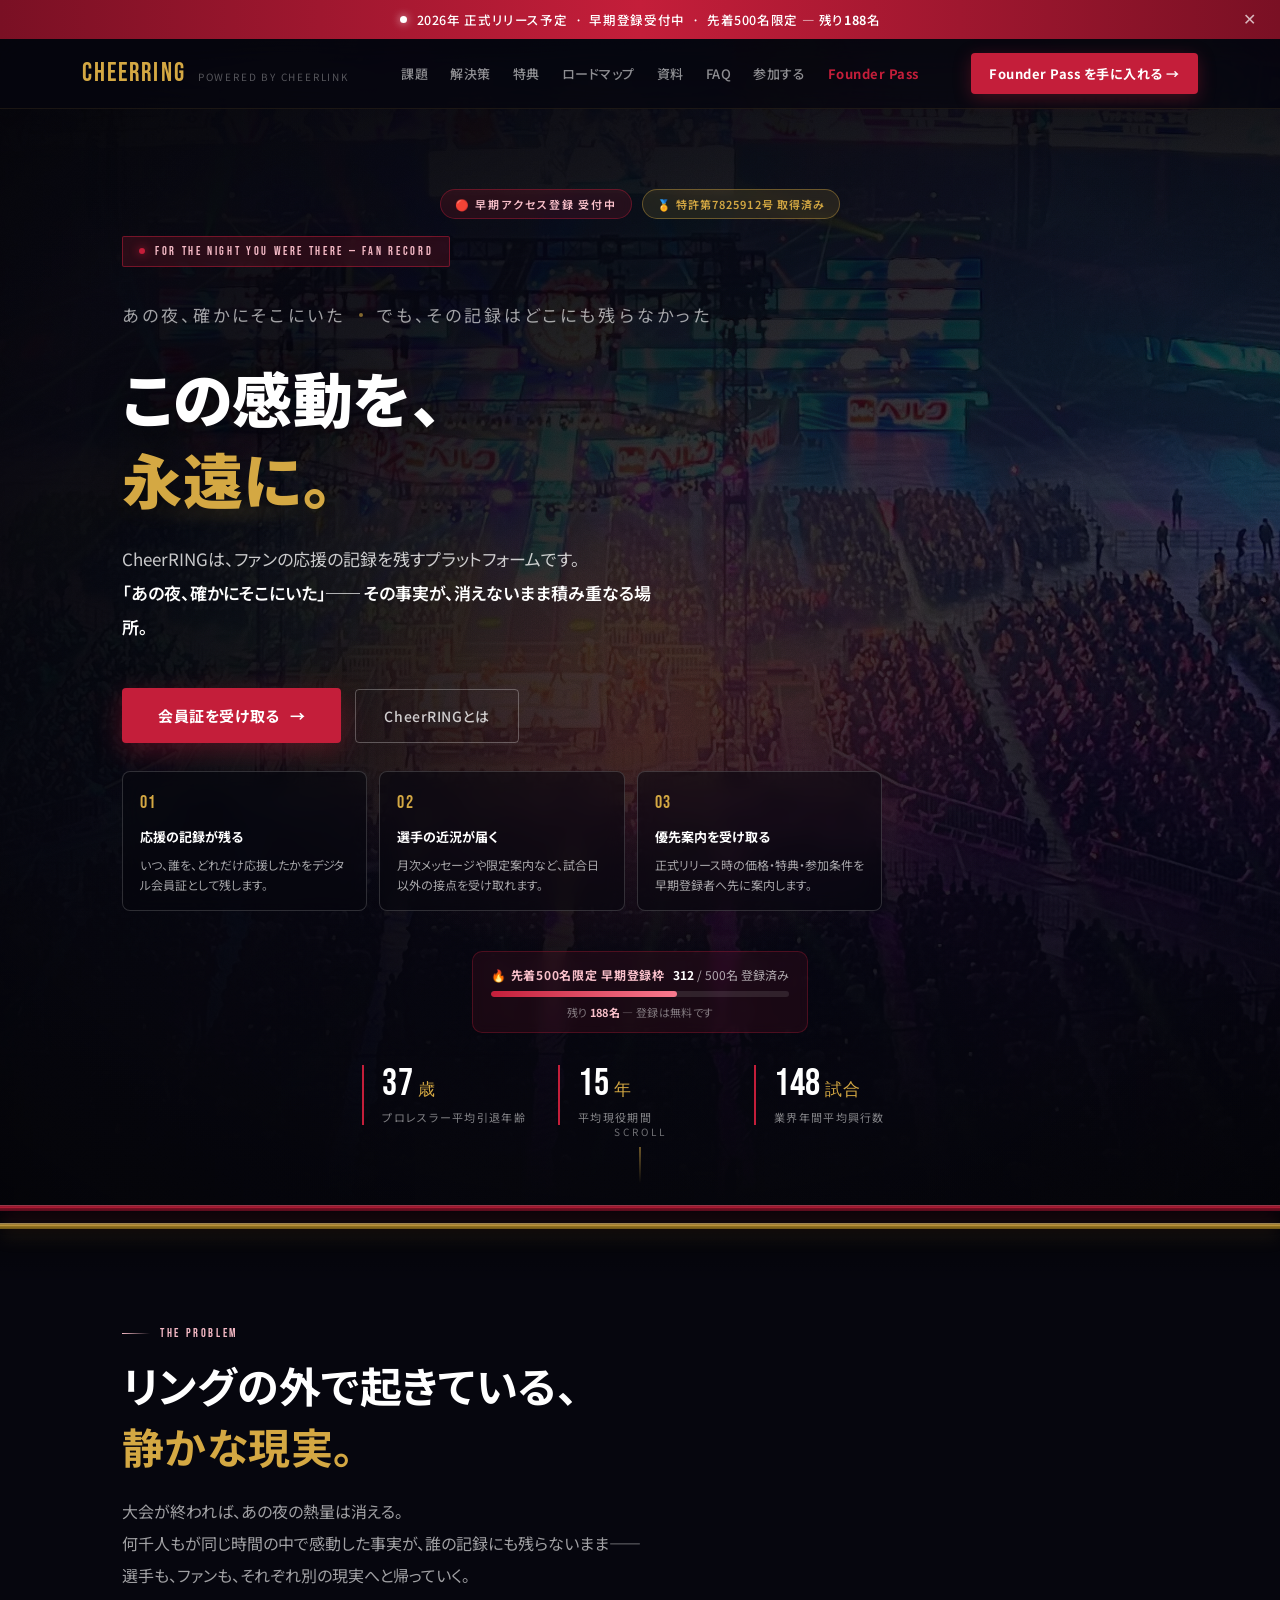
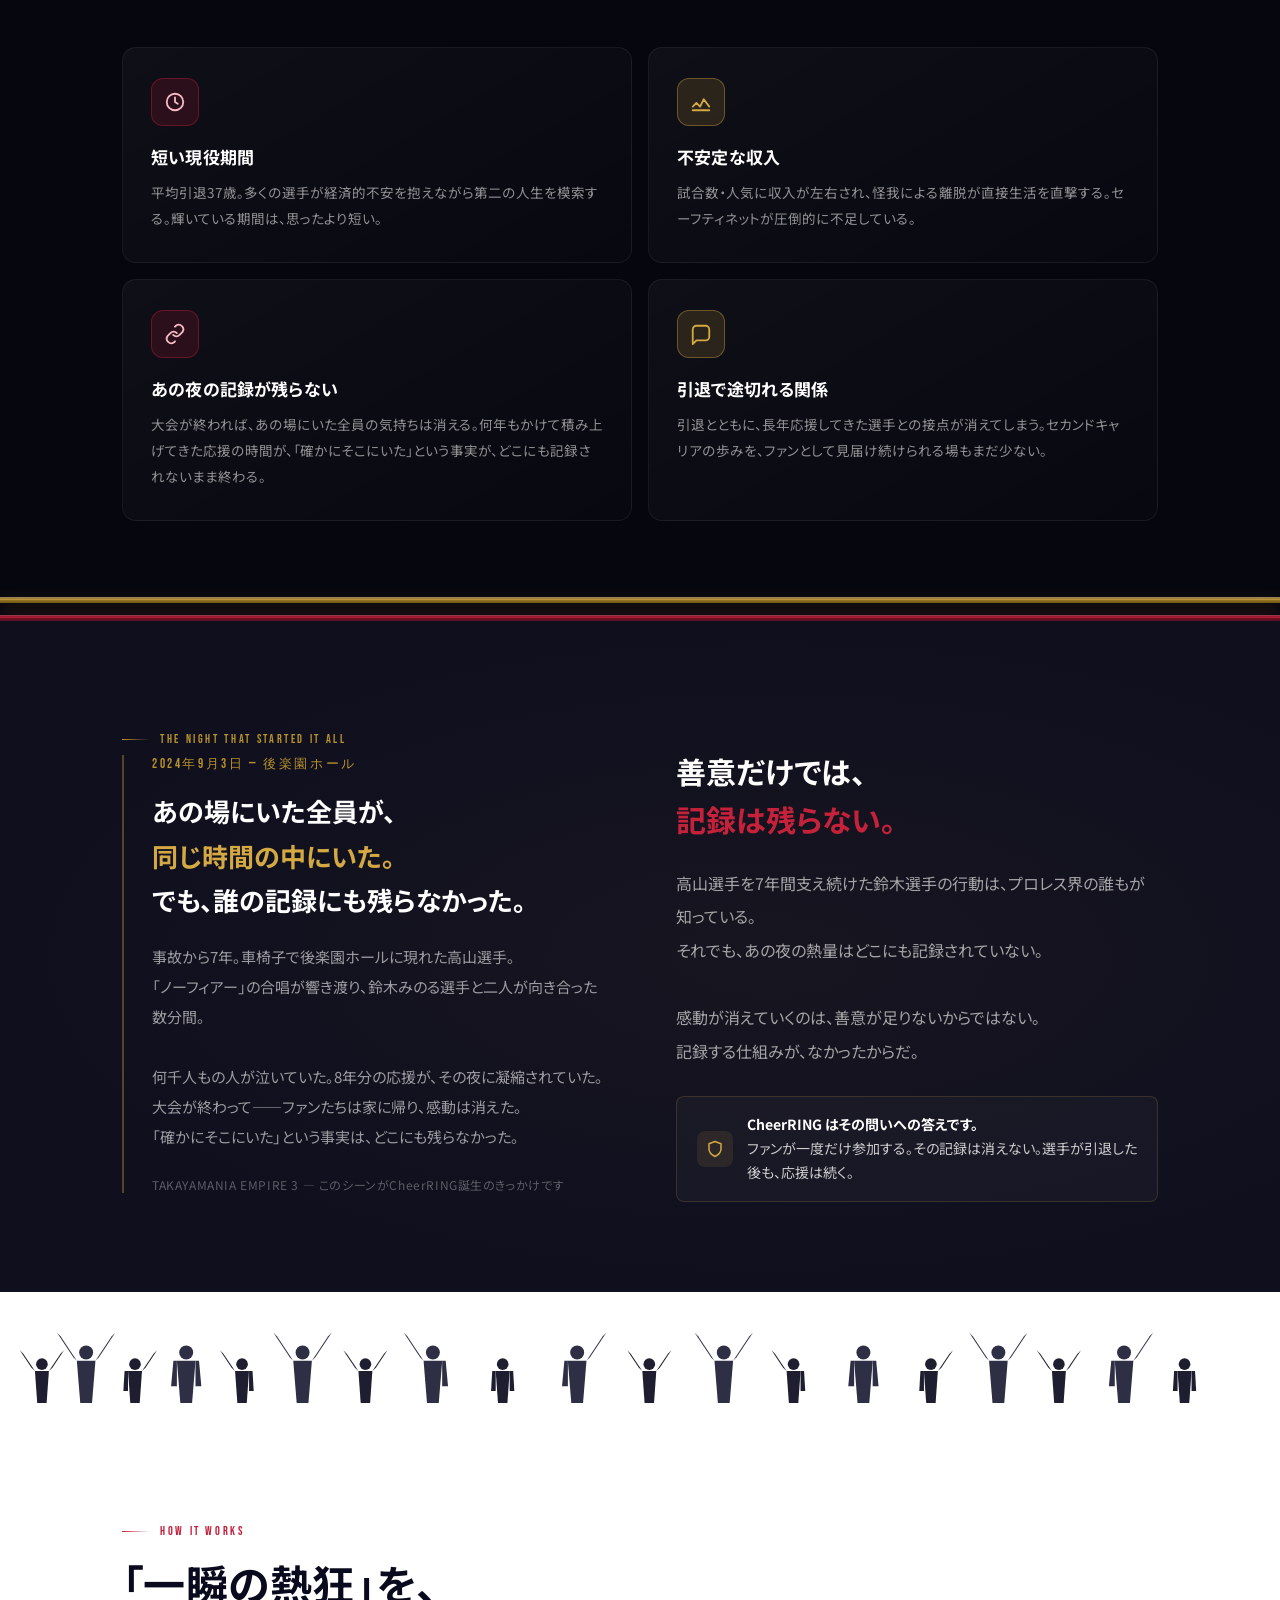
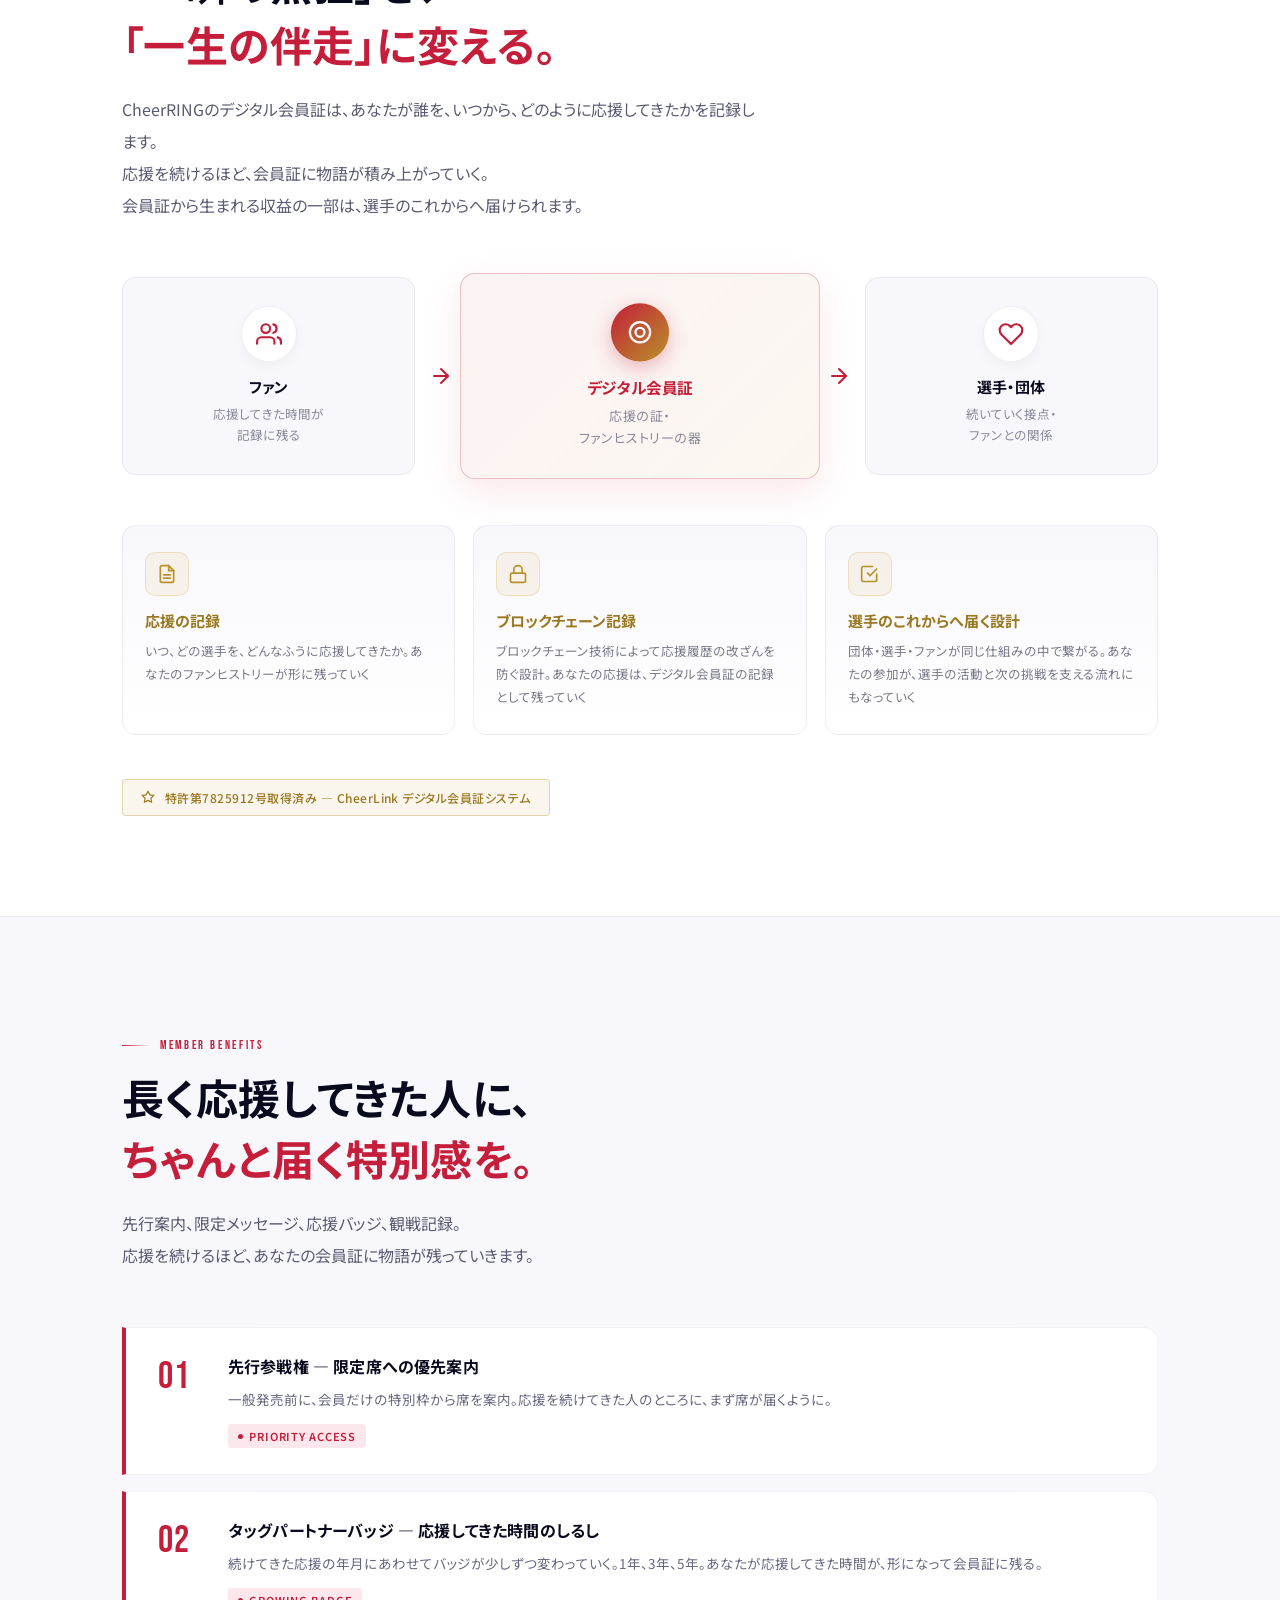
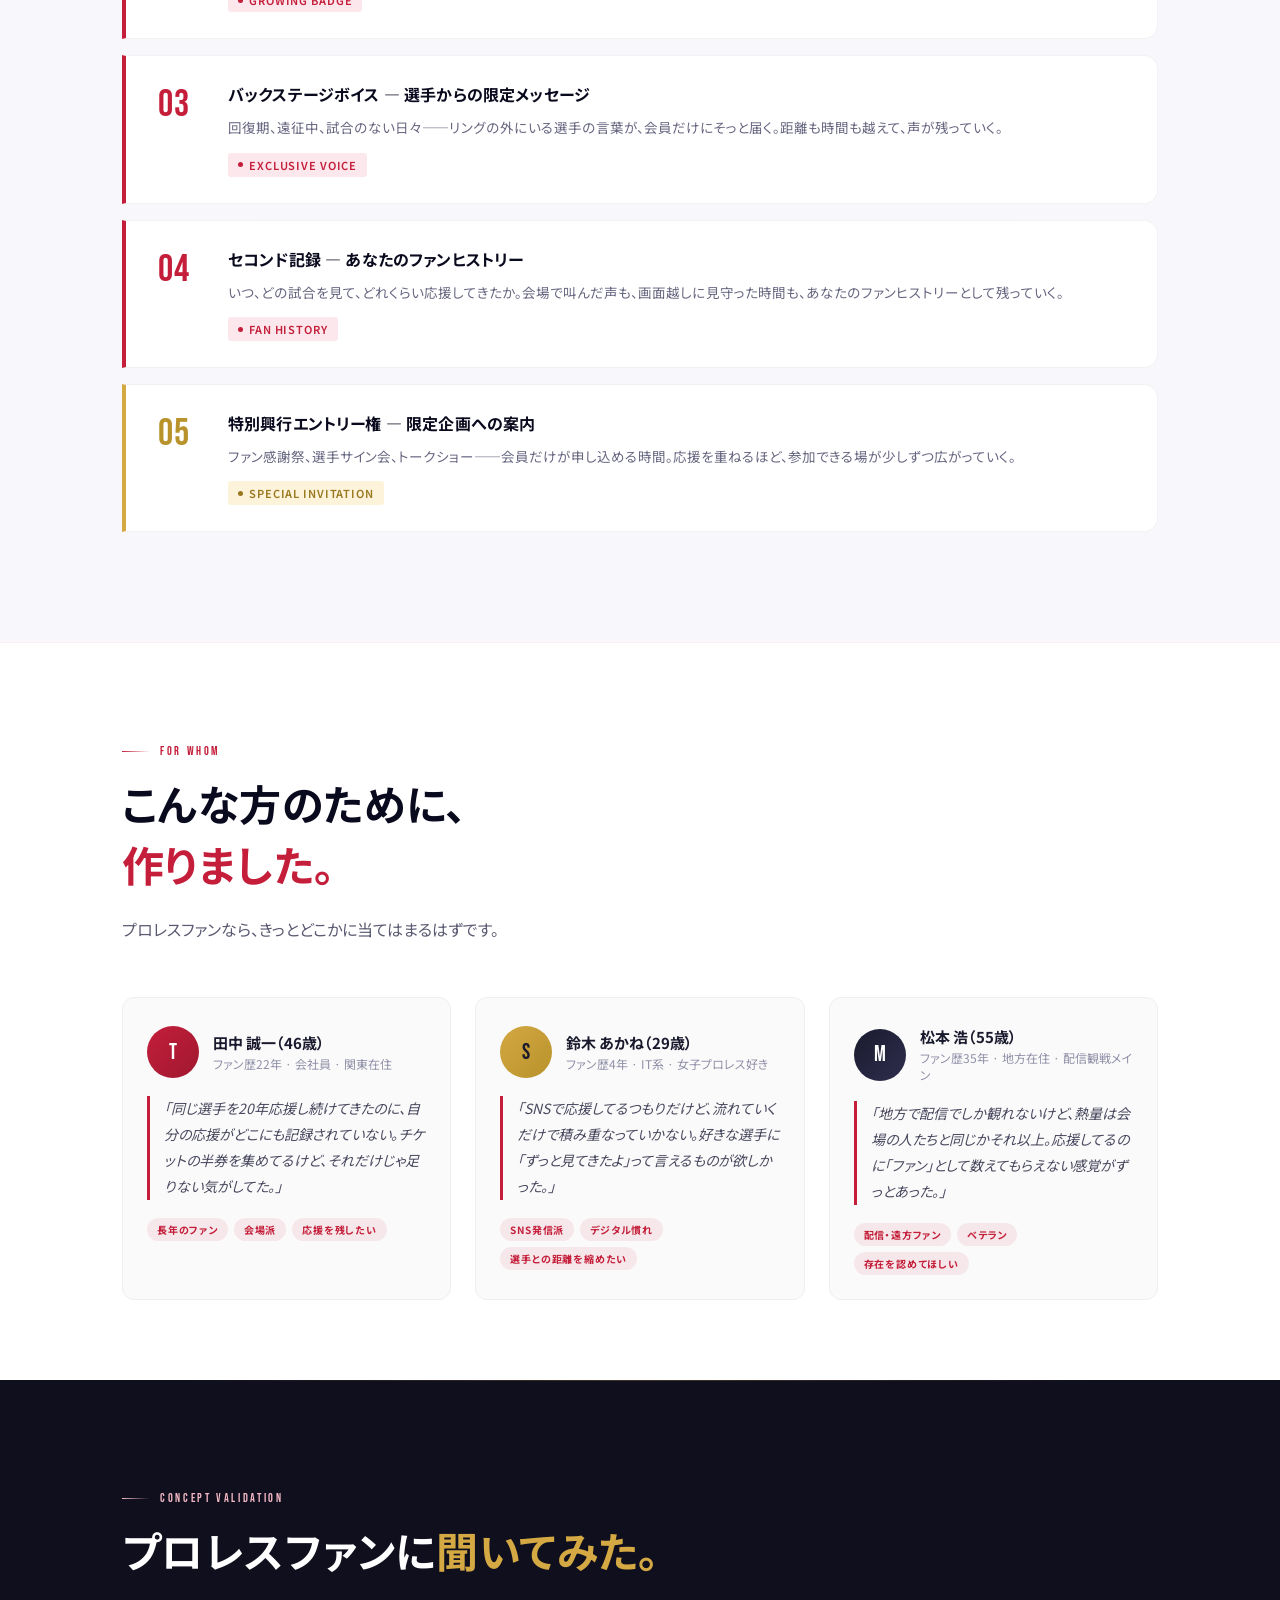
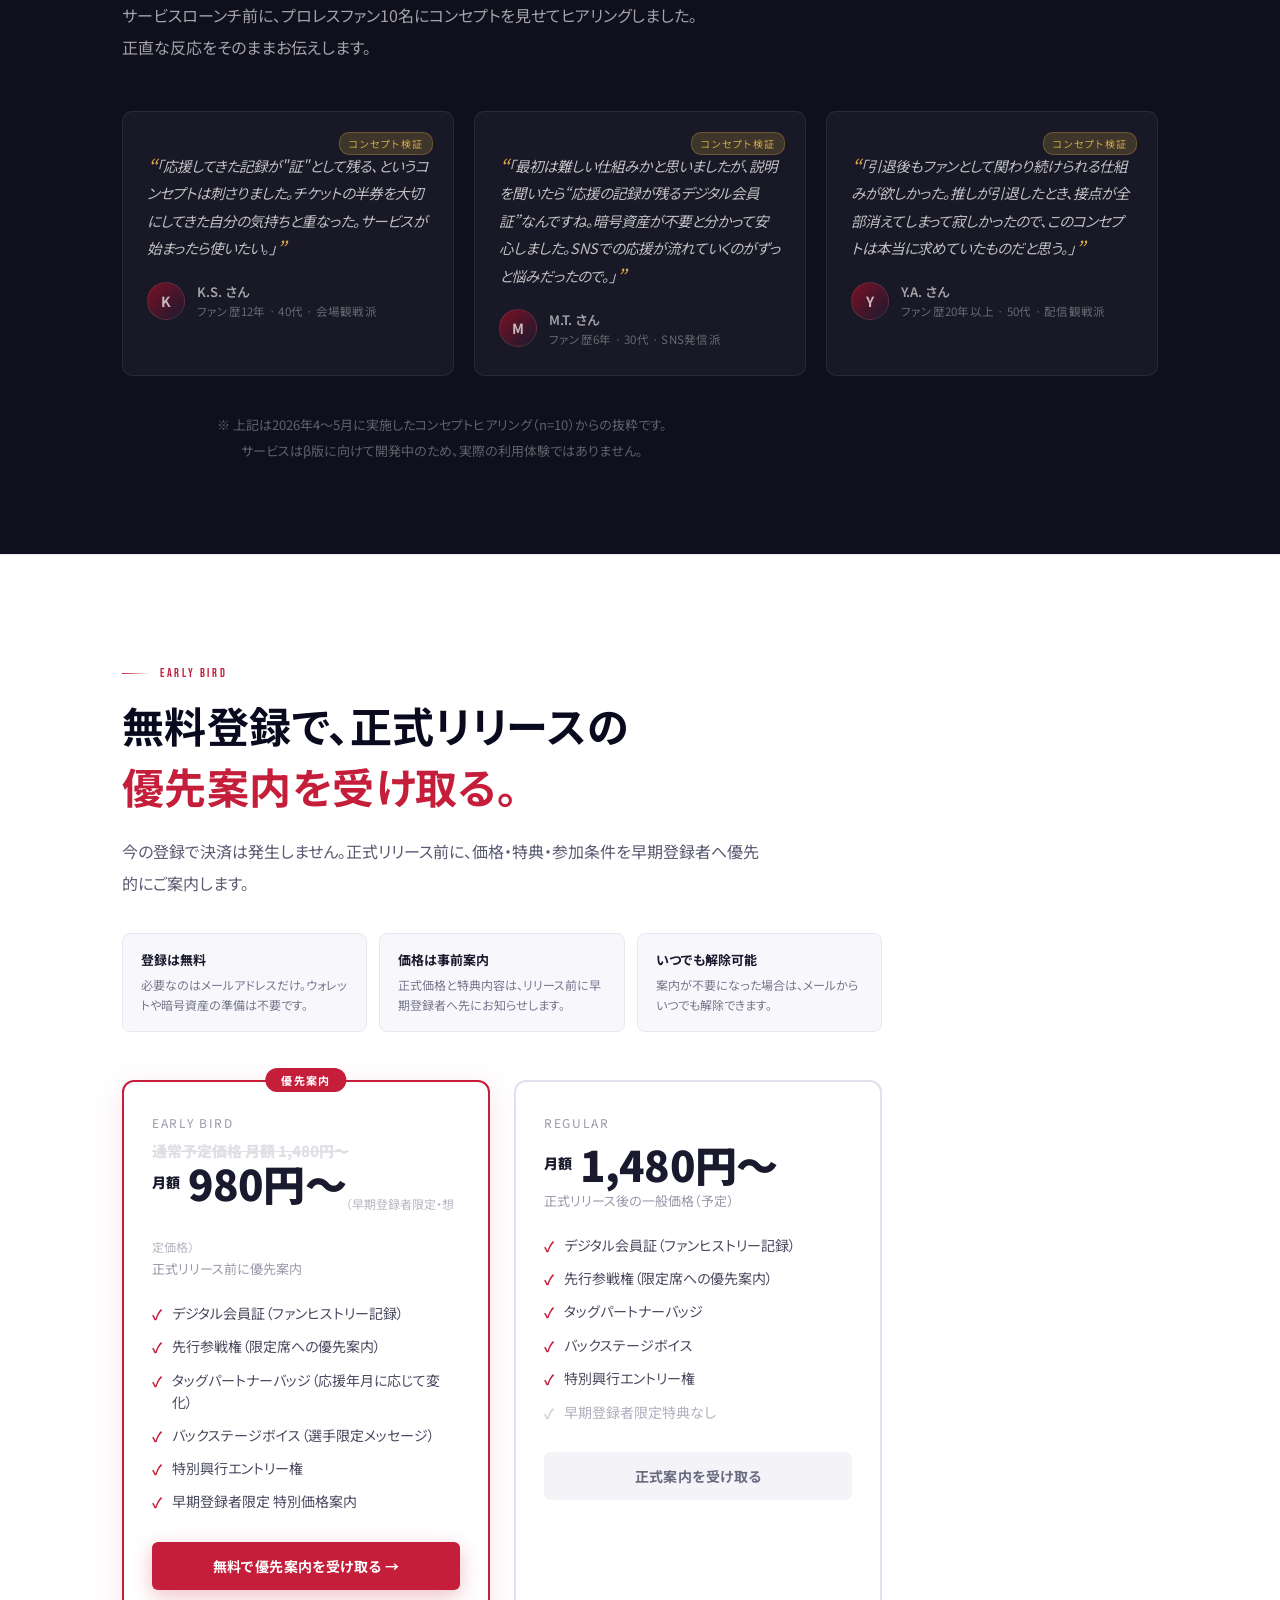
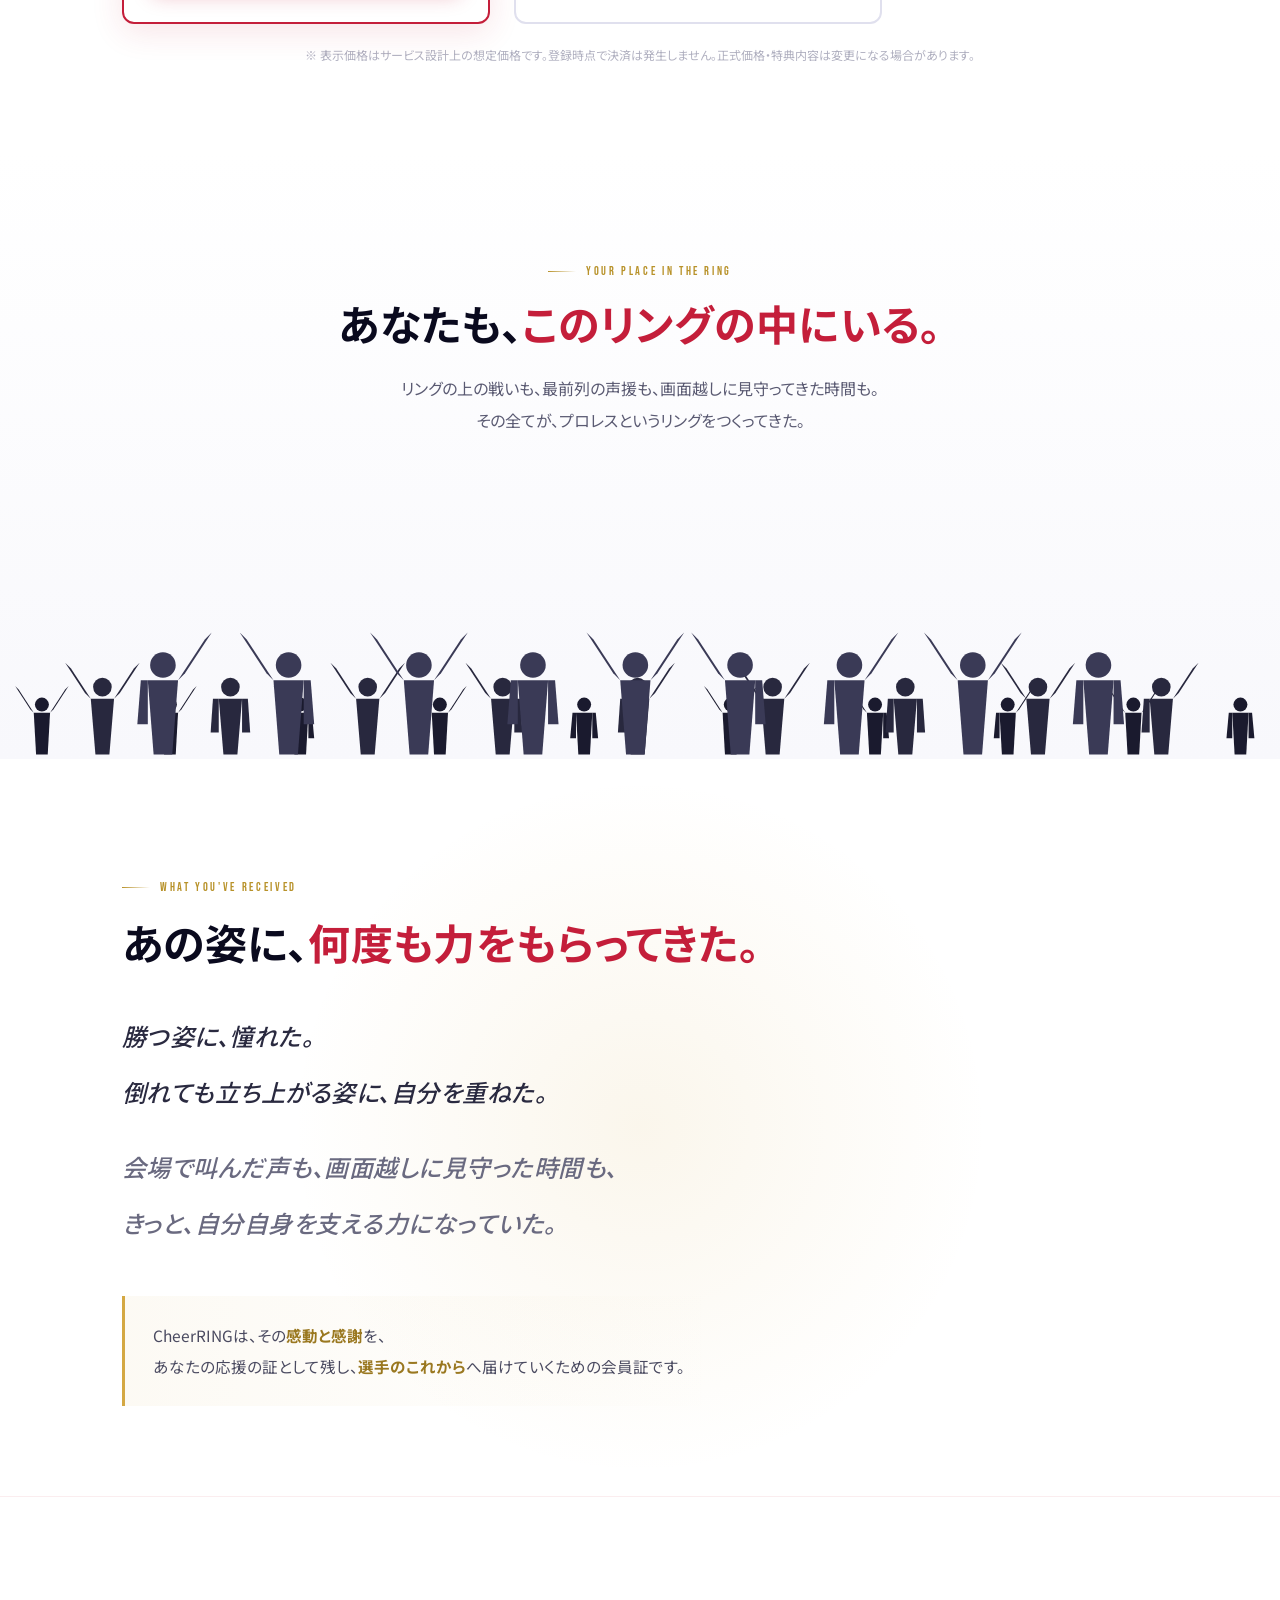
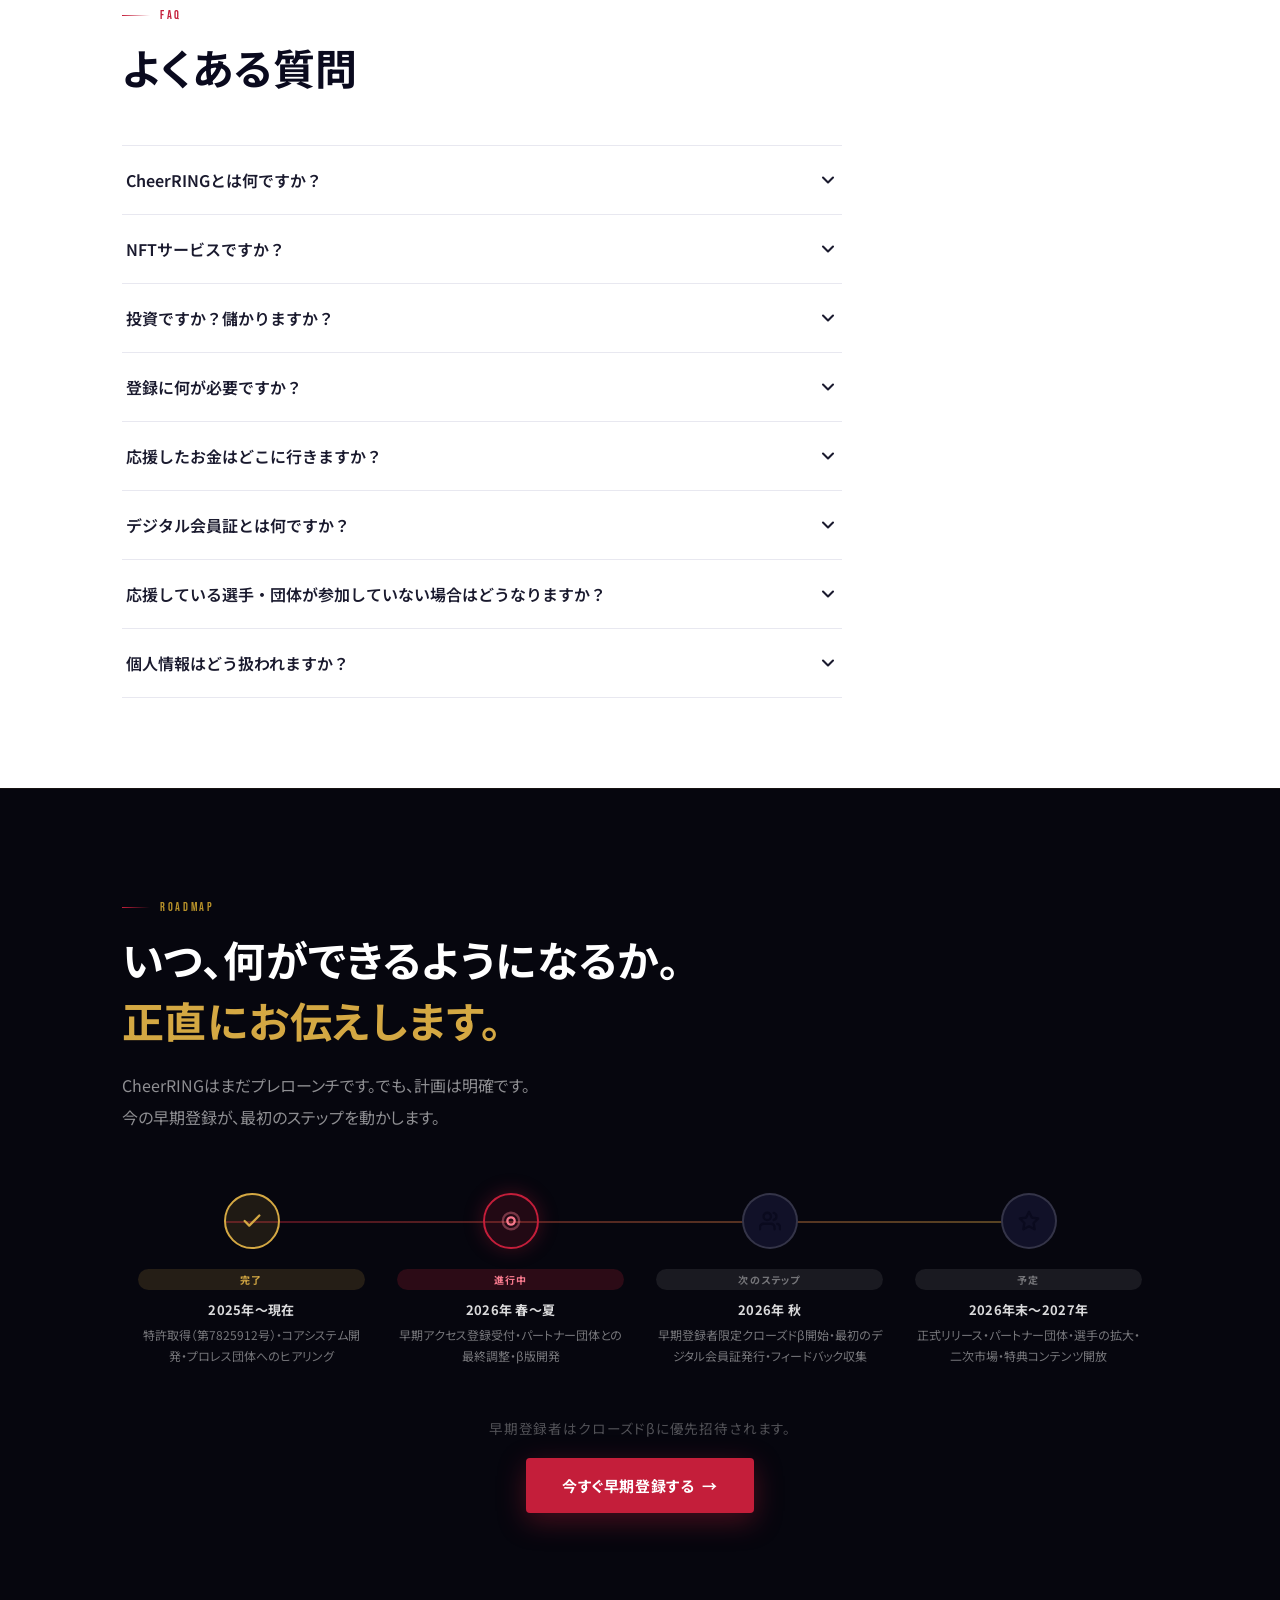
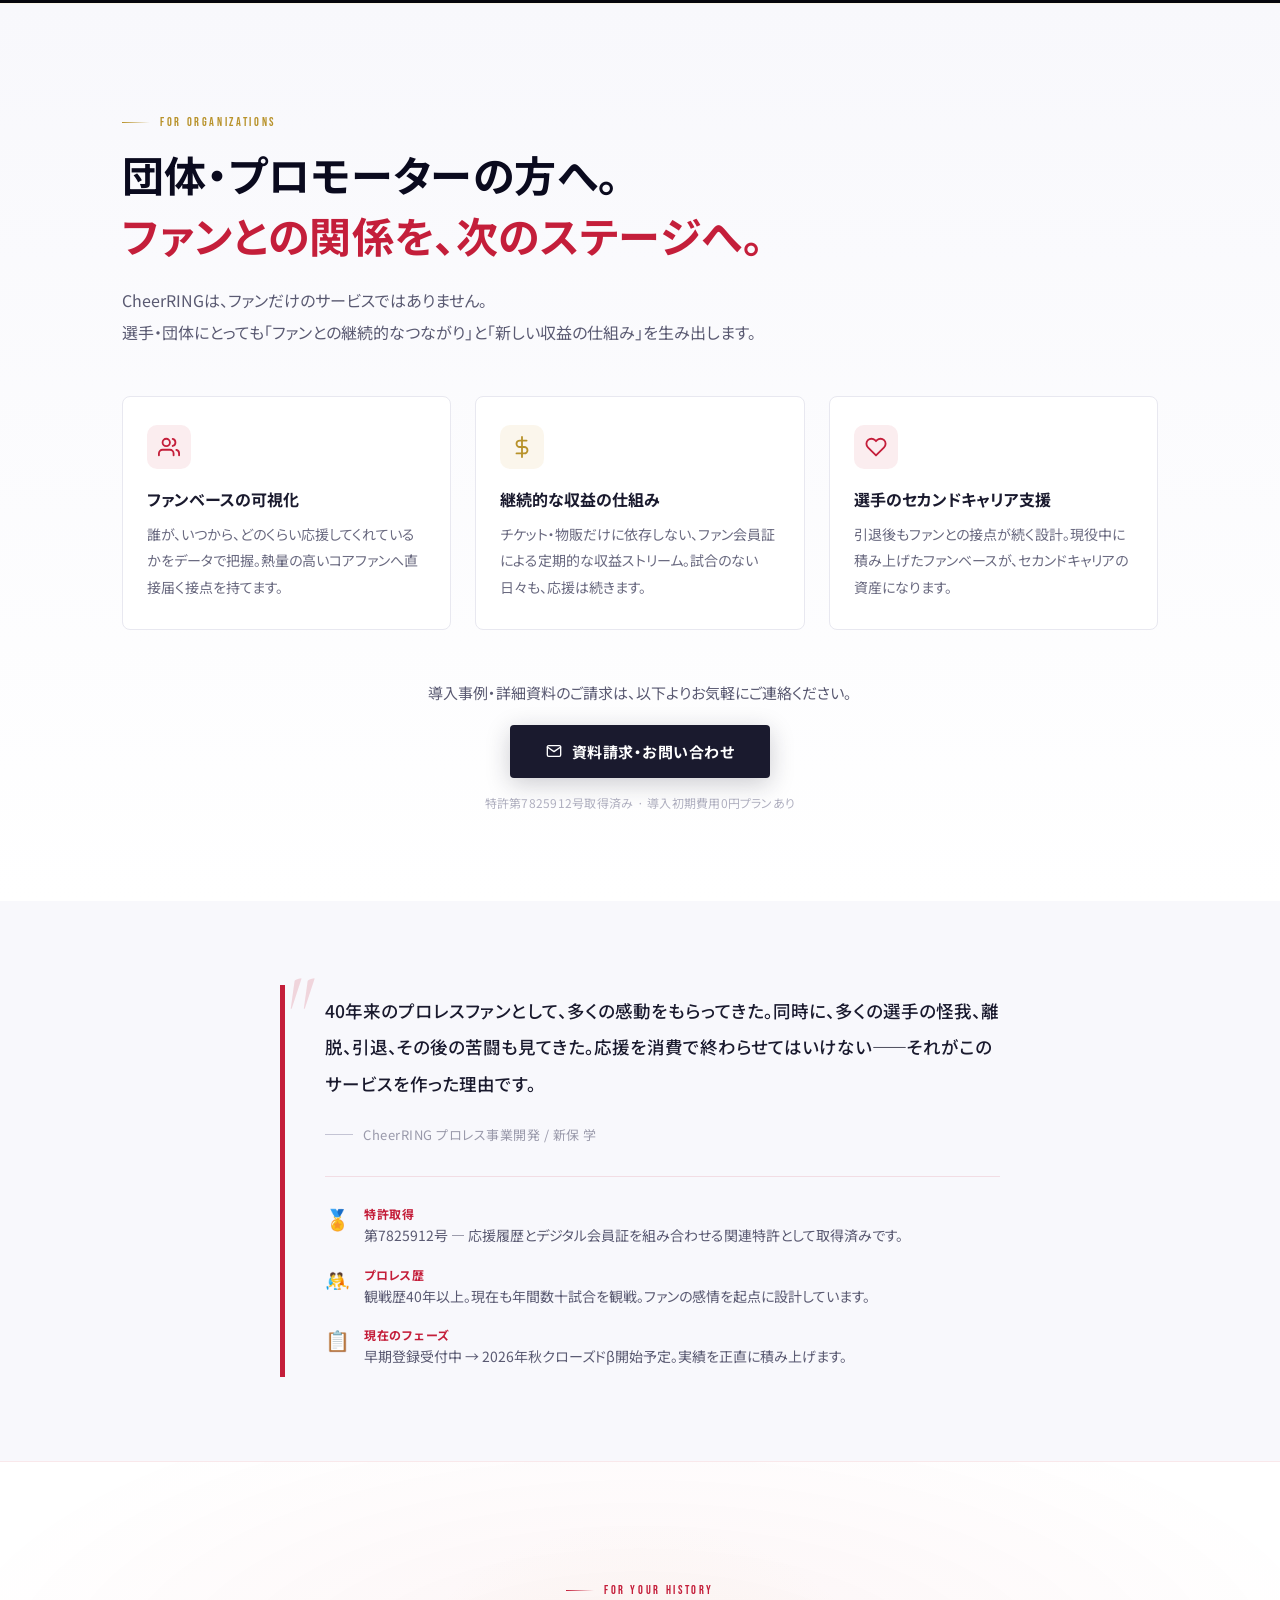
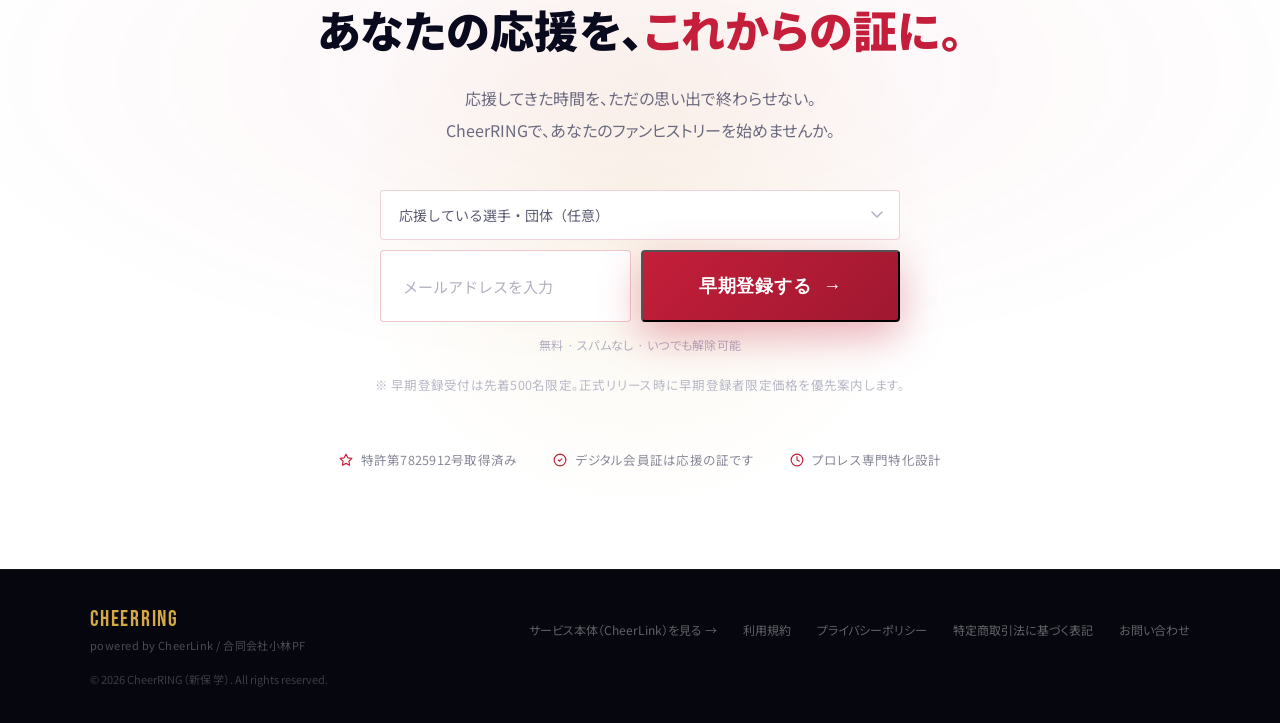
<file: index.html>
<!DOCTYPE html>
<html lang="ja">
<head>
  <meta charset="UTF-8">
  <meta name="viewport" content="width=device-width, initial-scale=1.0">
  <title>CheerRING — この感動を、永遠に。</title>
  <meta name="description" content="あの夜、確かにそこにいた──でも、その記録はどこにもない。CheerRINGは、ファンの応援を消えない記録として残すプラットフォームです。特許取得済み。先着500名限定・早期登録無料。">
  <meta property="og:title" content="CheerRING — この感動を、永遠に。">
  <meta property="og:description" content="「あの夜、確かにそこにいた」──その事実が消えていく。CheerRINGは、ファンと選手の応援の記録を長く残すプラットフォーム。特許第7825912号取得済み。先着500名限定・早期登録無料。">
  <meta property="og:type" content="website">
  <meta property="og:url" content="https://manabu619.github.io/cheerring/">
  <meta property="og:image" content="https://manabu619.github.io/cheerring/assets/images/hero_bg2.png">
  <meta property="og:image:width" content="1200">
  <meta property="og:image:height" content="630">
  <meta name="twitter:card" content="summary_large_image">
  <meta name="twitter:title" content="CheerRING — この感動を、永遠に。">
  <meta name="twitter:description" content="「あの夜、確かにそこにいた」──その事実が消えていく。ファンの応援を長く残す仕組み。特許取得済み・先着500名限定・無料登録。">
  <meta name="twitter:image" content="https://manabu619.github.io/cheerring/assets/images/hero_bg2.png">
  <link rel="canonical" href="https://manabu619.github.io/cheerring/">
  <link rel="manifest" href="manifest.json">
  <link rel="icon" type="image/svg+xml" href="data:image/svg+xml,<svg xmlns='http://www.w3.org/2000/svg' viewBox='0 0 32 32'><rect width='32' height='32' rx='6' fill='%23c41e3a'/><text x='16' y='24' text-anchor='middle' font-size='22' font-family='serif' fill='%23d4a843'>C</text></svg>">
  <meta name="theme-color" content="#c41e3a">
  <meta name="apple-mobile-web-app-capable" content="yes">
  <meta name="apple-mobile-web-app-status-bar-style" content="black-translucent">
  <meta name="apple-mobile-web-app-title" content="CheerRING">
  <script type="application/ld+json">
  {
    "@context": "https://schema.org",
    "@graph": [
      {
        "@type": "Organization",
        "name": "CheerRING",
        "url": "https://manabu619.github.io/cheerring/",
        "description": "プロレスを愛するファンのためのデジタル会員証サービス",
        "founder": { "@type": "Person", "name": "新保学" },
        "parentOrganization": { "@type": "Organization", "name": "CheerLink / 合同会社小林PF" }
      },
      {
        "@type": "FAQPage",
        "mainEntity": [
          {
            "@type": "Question",
            "name": "CheerRINGとは何ですか？",
            "acceptedAnswer": {
              "@type": "Answer",
              "text": "CheerRINGは、ファンがいつ、誰を、どれだけ応援したかをデジタル会員証として記録し、その応援金額を選手または団体へ届ける仕組みです。"
            }
          },
          {
            "@type": "Question",
            "name": "NFTサービスですか？",
            "acceptedAnswer": {
              "@type": "Answer",
              "text": "バックエンドの技術としてブロックチェーンを使いますが、ファンにNFTや暗号資産の知識は必要ありません。ユーザーが扱うのはデジタル会員証です。"
            }
          },
          {
            "@type": "Question",
            "name": "投資ですか？儲かりますか？",
            "acceptedAnswer": {
              "@type": "Answer",
              "text": "投資商品ではありません。受け取るのは応援の記録と継続特典であり、値上がり益・配当・元本保証はありません。"
            }
          },
          {
            "@type": "Question",
            "name": "登録に何が必要ですか？",
            "acceptedAnswer": {
              "@type": "Answer",
              "text": "早期登録に必要なのはメールアドレスだけです。暗号資産・ウォレット・クレジットカードの事前登録は不要です。"
            }
          },
          {
            "@type": "Question",
            "name": "応援したお金はどこに行きますか？",
            "acceptedAnswer": {
              "@type": "Answer",
              "text": "応援金額の85%を選手へ届け、15%がプラットフォーム運営費になります。正式な支払い条件はリリース時に案内します。"
            }
          },
          {
            "@type": "Question",
            "name": "デジタル会員証とは何ですか？",
            "acceptedAnswer": {
              "@type": "Answer",
              "text": "デジタル会員証は、いつ、誰を、どれだけ応援したかを記録する応援の証です。専門知識や暗号資産の購入は不要です。"
            }
          },
          {
            "@type": "Question",
            "name": "応援している選手・団体が参加していない場合はどうなりますか？",
            "acceptedAnswer": {
              "@type": "Answer",
              "text": "早期登録時に応援している選手・団体を教えていただけます。要望の多い選手・団体から順次参加交渉を進めます。"
            }
          },
          {
            "@type": "Question",
            "name": "個人情報はどう扱われますか？",
            "acceptedAnswer": {
              "@type": "Answer",
              "text": "早期登録時に収集するのはメールアドレスのみです。選手・団体名は任意入力です。第三者への販売・提供は行いません。"
            }
          }
        ]
      }
    ]
  }
  </script>
  <link rel="preconnect" href="https://fonts.googleapis.com">
  <link rel="preconnect" href="https://fonts.gstatic.com" crossorigin>
  <link href="https://fonts.googleapis.com/css2?family=Noto+Sans+JP:wght@300;400;500;600;700;900&family=Bebas+Neue&family=Cormorant+Garamond:ital,wght@1,500;1,600&display=swap" rel="stylesheet">
  <style>
    /* ========================================================
       CheerRING — Pro Wrestling Fan Support Platform
       Design System v2.0 (visual rebuild)
       ======================================================== */

    /* ---------- Skip link (accessibility) ---------- */
    .skip-link {
      position: absolute;
      top: -100%;
      left: 1rem;
      z-index: 9999;
      padding: .5rem 1.2rem;
      background: #c41e3a;
      color: #fff;
      font-size: .9rem;
      font-weight: 700;
      border-radius: 4px;
      text-decoration: none;
      transition: top .15s;
    }
    .skip-link:focus { top: .75rem; }

    /* ---------- Legal modal ---------- */
    .legal-overlay {
      display: none;
      position: fixed;
      inset: 0;
      background: rgba(0,0,0,.85);
      z-index: 10000;
      overflow-y: auto;
      padding: 2rem 1rem;
    }
    .legal-overlay.open { display: flex; align-items: flex-start; justify-content: center; }
    .legal-modal {
      background: #111128;
      border: 1px solid rgba(255,255,255,.12);
      border-radius: 12px;
      max-width: 680px;
      width: 100%;
      padding: 2.5rem 2rem;
      position: relative;
      color: rgba(255,255,255,.82);
      font-size: .88rem;
      line-height: 1.8;
    }
    .legal-modal h2 { font-size: 1.2rem; color: #fff; margin-bottom: 1.5rem; }
    .legal-modal h3 { font-size: .95rem; color: #d4a843; margin: 1.4rem 0 .4rem; }
    .legal-modal p { margin-bottom: .8rem; }
    .legal-close-btn {
      position: absolute;
      top: 1rem;
      right: 1rem;
      background: none;
      border: none;
      color: rgba(255,255,255,.6);
      font-size: 1.4rem;
      cursor: pointer;
      line-height: 1;
      padding: .25rem .5rem;
      border-radius: 4px;
      transition: color .2s;
    }
    .legal-close-btn:hover { color: #fff; }

    /* ---------- Reset & root ---------- */
    *, *::before, *::after { margin: 0; padding: 0; box-sizing: border-box; }
    html { scroll-behavior: smooth; -webkit-text-size-adjust: 100%; }
    body {
      font-family: 'Noto Sans JP', 'Hiragino Kaku Gothic ProN', 'Hiragino Sans', 'Yu Gothic', sans-serif;
      font-feature-settings: 'palt';
      -webkit-font-smoothing: antialiased;
      -moz-osx-font-smoothing: grayscale;
      color: #0a0a1e;
      background: #06060e;
      overflow-x: hidden;
    }
    img, svg { max-width: 100%; display: block; }
    a { color: inherit; }

    :root {
      --red: #c41e3a;
      --red-dark: #a01830;
      --red-deep: #7a1024;
      --gold: #d4a843;
      --gold-dark: #b8922a;
      --gold-deep: #9a7820;
      --ink: #06060e;
      --ink-2: #0f0f1e;
      --ink-3: #1a1a2e;
      --paper: #ffffff;
      --paper-2: #f8f8fc;
      --paper-3: #efeff5;
      --line: rgba(255,255,255,0.08);
      --text-mute: rgba(255,255,255,0.62);
      --text-mute-2: rgba(255,255,255,0.42);
      --announcement-offset: 0px;
    }

    /* ---------- Utilities ---------- */
    .container { max-width: 1100px; margin: 0 auto; padding: 0 32px; }
    .eyebrow {
      display: inline-flex; align-items: center; gap: 10px;
      font-family: 'Bebas Neue', 'Noto Sans JP', sans-serif;
      font-size: 12px; letter-spacing: 0.22em; color: var(--red);
      font-weight: 400;
    }
    .eyebrow::before {
      content: ''; width: 28px; height: 1px;
      background: linear-gradient(to right, var(--red), transparent);
    }
    .eyebrow.gold { color: var(--gold-dark); }
    .eyebrow.gold::before { background: linear-gradient(to right, var(--gold-dark), transparent); }
    .eyebrow.light { color: #f4b9c5; }
    .eyebrow.light::before { background: linear-gradient(to right, #f4b9c5, transparent); }

    h2.section-h2 {
      font-size: clamp(26px, 3.4vw, 42px);
      font-weight: 700;
      line-height: 1.45;
      letter-spacing: 0.01em;
      margin: 14px 0 18px;
    }
    h2.section-h2 em { color: var(--red); font-style: normal; }
    h2.section-h2.on-dark { color: #fff; }
    h2.section-h2.on-dark em { color: var(--gold); }

    .section-body {
      font-size: 16px; line-height: 2;
      color: #5a5a72; max-width: 640px;
    }
    .section-body.on-dark { color: rgba(255,255,255,0.62); }

    /* fade-in animation for IntersectionObserver */
    .reveal { opacity: 1; transform: none; transition: opacity .9s ease, transform .9s ease; }
    .reveal.is-in { opacity: 1; transform: none; }
    .reveal.delay-1 { transition-delay: .12s; }
    .reveal.delay-2 { transition-delay: .24s; }
    .reveal.delay-3 { transition-delay: .36s; }
    .reveal.delay-4 { transition-delay: .48s; }
    .reveal.delay-5 { transition-delay: .60s; }

    /* ===================================================
       NAV
       =================================================== */
    nav {
      position: fixed; top: var(--announcement-offset); left: 0; right: 0; z-index: 100;
      background: rgba(6,6,14,0.72);
      backdrop-filter: blur(18px) saturate(140%);
      -webkit-backdrop-filter: blur(18px) saturate(140%);
      border-bottom: 1px solid rgba(212,168,67,0.10);
      transition: background .3s ease, border-color .3s ease;
    }
    nav.scrolled {
      background: rgba(6,6,14,0.94);
      border-bottom-color: rgba(212,168,67,0.18);
    }
    .nav-inner {
      max-width: 1180px; margin: 0 auto; padding: 14px 32px;
      display: flex; align-items: center; justify-content: space-between; gap: 20px;
    }
    .nav-logo-wrap { display: flex; align-items: baseline; gap: 12px; flex-shrink: 0; }
    .nav-logo {
      font-family: 'Bebas Neue', sans-serif;
      color: var(--gold);
      font-size: 26px; letter-spacing: 0.08em;
      text-decoration: none;
    }
    .nav-tag {
      color: rgba(255,255,255,0.32); font-size: 10px;
      letter-spacing: 0.18em; text-transform: uppercase;
    }
    .nav-links { display: flex; align-items: center; gap: 22px; flex-shrink: 0; }
    .nav-links a {
      color: rgba(255,255,255,0.55); text-decoration: none;
      font-size: 13px; font-weight: 500; letter-spacing: 0.04em;
      position: relative; transition: color .2s;
      white-space: nowrap;
    }
    .nav-links a::after {
      content: ''; position: absolute; left: 0; bottom: -6px;
      width: 0; height: 1px; background: var(--gold);
      transition: width .25s ease;
    }
    .nav-links a:hover { color: var(--gold); }
    .nav-links a:hover::after { width: 100%; }
    .nav-links a.active { color: var(--gold); }
    .nav-links a.active::after { width: 100%; }
    .nav-cta {
      background: var(--red); color: #fff;
      padding: 11px 18px; border-radius: 4px;
      font-size: 13px; font-weight: 700; letter-spacing: 0.04em;
      text-decoration: none;
      white-space: nowrap;
      transition: background .2s, transform .15s, box-shadow .2s;
      box-shadow: 0 4px 18px rgba(196,30,58,0.32);
    }
    .nav-cta:hover {
      background: var(--red-dark);
      transform: translateY(-1px);
      box-shadow: 0 6px 24px rgba(196,30,58,0.5);
    }
    .nav-burger { display: none; background: none; border: 0; cursor: pointer; padding: 8px; }
    .nav-burger span {
      display: block; width: 22px; height: 2px; background: #fff;
      margin: 4px 0; border-radius: 2px; transition: transform .3s, opacity .3s;
    }
    @media (max-width: 1080px) {
      .nav-links, .nav-cta { display: none; }
      .nav-burger { display: block; }
      nav.menu-open .nav-links {
        display: flex; flex-direction: column; gap: 18px;
        position: absolute; top: 100%; left: 0; right: 0;
        background: rgba(6,6,14,0.98); padding: 24px 32px;
        border-bottom: 1px solid rgba(212,168,67,0.16);
      }
      nav.menu-open .nav-cta {
        display: inline-block; align-self: flex-start; margin-top: 10px;
      }
      nav.menu-open .nav-burger span:nth-child(1) { transform: translateY(6px) rotate(45deg); }
      nav.menu-open .nav-burger span:nth-child(2) { opacity: 0; }
      nav.menu-open .nav-burger span:nth-child(3) { transform: translateY(-6px) rotate(-45deg); }
    }

    /* ===================================================
       HERO
       =================================================== */
    .hero {
      position: relative; min-height: 100vh;
      display: flex; flex-direction: column; justify-content: center;
      overflow: hidden; isolation: isolate;
    }
    .hero-bg {
      position: absolute; inset: 0;
      background-image: url('./assets/images/hero_bg2.webp');
      background-size: cover; background-position: center 38%;
      transform: scale(1.05);
      animation: heroZoom 22s ease-in-out infinite alternate;
    }
    @keyframes heroZoom {
      from { transform: scale(1.05) translateY(0); }
      to   { transform: scale(1.12) translateY(-1.5%); }
    }
    .hero-overlay {
      position: absolute; inset: 0;
      background:
        linear-gradient(90deg,
          rgba(6,6,14,0.92) 0%,
          rgba(6,6,14,0.72) 38%,
          rgba(6,6,14,0.28) 100%),
        linear-gradient(180deg,
          rgba(6,6,14,0.92) 0%,
          rgba(6,6,14,0.52) 38%,
          rgba(6,6,14,0.70) 70%,
          rgba(6,6,14,1) 100%);
    }
    .hero-spot {
      position: absolute; inset: 0;
      background:
        radial-gradient(ellipse 65% 50% at 50% 50%, rgba(212,168,67,0.10) 0%, transparent 60%),
        radial-gradient(ellipse 38% 28% at 50% 60%, rgba(196,30,58,0.18) 0%, transparent 70%);
      mix-blend-mode: screen;
    }
    .hero-noise {
      position: absolute; inset: 0; pointer-events: none; opacity: 0.32;
      background-image: url("data:image/svg+xml;utf8,<svg xmlns='http://www.w3.org/2000/svg' width='180' height='180'><filter id='n'><feTurbulence type='fractalNoise' baseFrequency='0.85' numOctaves='2' stitchTiles='stitch'/><feColorMatrix type='matrix' values='0 0 0 0 0  0 0 0 0 0  0 0 0 0 0  0 0 0 0.7 0'/></filter><rect width='100%' height='100%' filter='url(%23n)'/></svg>");
      mix-blend-mode: overlay;
    }
    .hero-vignette {
      position: absolute; inset: 0; pointer-events: none;
      background: radial-gradient(ellipse 95% 80% at 50% 50%, transparent 55%, rgba(0,0,0,0.55) 100%);
    }
    .hero-content {
      position: relative; z-index: 2;
      max-width: 1100px; margin: 0 auto;
      padding: 150px 32px 40px;
      width: 100%;
    }
    .hero-eyebrow {
      display: inline-flex; align-items: center; gap: 10px;
      background: rgba(196,30,58,0.18);
      border: 1px solid rgba(196,30,58,0.5);
      color: #f4b9c5;
      font-family: 'Bebas Neue', sans-serif;
      font-size: 12px; letter-spacing: 0.22em;
      padding: 7px 16px; border-radius: 2px; margin-bottom: 30px;
      backdrop-filter: blur(6px);
    }
    .hero-eyebrow::before {
      content: ''; width: 6px; height: 6px;
      background: var(--red); border-radius: 50%;
      box-shadow: 0 0 10px var(--red);
      animation: pulseDot 1.6s ease-in-out infinite;
    }
    @keyframes pulseDot {
      0%, 100% { transform: scale(1); opacity: 1; }
      50% { transform: scale(1.4); opacity: 0.6; }
    }
    .hero-headline {
      font-size: clamp(30px, 5vw, 60px);
      font-weight: 900;
      color: #fff;
      line-height: 1.35;
      letter-spacing: 0.01em;
      margin-bottom: 24px;
      text-shadow: 0 4px 32px rgba(0,0,0,0.65);
    }
    .hero-headline em {
      color: var(--gold);
      font-style: normal; position: relative;
      display: inline-block;
    }
    .hero-headline em::after {
      content: ''; position: absolute; left: 0; bottom: 4px;
      width: 100%; height: 8px;
      background: linear-gradient(to right, transparent, rgba(212,168,67,0.35), transparent);
      filter: blur(8px); z-index: -1;
    }
    .hero-script {
      font-family: 'Noto Sans JP', sans-serif;
      font-weight: 400; font-style: normal;
      color: rgba(255,255,255,0.62);
      font-size: clamp(14px, 1.35vw, 17px);
      letter-spacing: 0.18em;
      margin-bottom: 24px;
      line-height: 2.1;
    }
    .hero-script .dot {
      display: inline-block; width: 4px; height: 4px;
      background: var(--gold); border-radius: 50%;
      margin: 0 14px 4px; vertical-align: middle;
      opacity: 0.6;
    }
    .hero-sub {
      font-size: clamp(15px, 1.4vw, 17px);
      color: rgba(255,255,255,0.78);
      line-height: 2; margin-bottom: 44px;
      max-width: 540px;
      font-weight: 400;
    }
    .hero-sub strong { color: #fff; font-weight: 600; }
    .hero-btns { display: flex; align-items: center; gap: 14px; flex-wrap: wrap; }

    .btn-primary {
      position: relative; display: inline-flex; align-items: center; gap: 10px;
      background: var(--red); color: #fff;
      padding: 17px 36px; border-radius: 4px;
      font-size: 15px; font-weight: 700; letter-spacing: 0.04em;
      text-decoration: none;
      box-shadow: 0 8px 28px rgba(196,30,58,0.35);
      transition: background .2s, transform .15s, box-shadow .2s;
      overflow: hidden;
    }
    .btn-primary::before {
      content: ''; position: absolute; inset: 0;
      background: linear-gradient(110deg, transparent 30%, rgba(255,255,255,0.3) 50%, transparent 70%);
      transform: translateX(-100%);
      transition: transform .65s ease;
    }
    .btn-primary:hover {
      background: var(--red-dark);
      transform: translateY(-2px);
      box-shadow: 0 12px 36px rgba(196,30,58,0.55);
    }
    .btn-primary:hover::before { transform: translateX(100%); }
    .btn-primary .arrow { transition: transform .25s; }
    .btn-primary:hover .arrow { transform: translateX(4px); }

    .btn-ghost {
      display: inline-flex; align-items: center; gap: 8px;
      background: transparent; color: rgba(255,255,255,0.78);
      padding: 16px 28px; border-radius: 4px;
      font-size: 14px; font-weight: 500; letter-spacing: 0.04em;
      border: 1px solid rgba(255,255,255,0.28);
      text-decoration: none;
      transition: border-color .2s, color .2s, background .2s;
    }
    .btn-ghost:hover { border-color: var(--gold); color: var(--gold); background: rgba(212,168,67,0.06); }

    .hero-proof-strip {
      display: grid;
      grid-template-columns: repeat(3, minmax(0, 1fr));
      gap: 12px;
      max-width: 760px;
      margin-top: 28px;
    }
    .hero-proof-item {
      min-height: 104px;
      padding: 16px 17px;
      border: 1px solid rgba(255,255,255,0.16);
      background: rgba(6,6,14,0.54);
      backdrop-filter: blur(10px);
      border-radius: 8px;
    }
    .hero-proof-item strong {
      display: block;
      margin-bottom: 8px;
      color: #fff;
      font-size: 13px;
      line-height: 1.45;
    }
    .hero-proof-item span {
      display: block;
      color: rgba(255,255,255,0.64);
      font-size: 12px;
      line-height: 1.65;
    }
    .hero-proof-item .proof-index {
      display: inline-block;
      margin-bottom: 10px;
      color: var(--gold);
      font-family: 'Bebas Neue', sans-serif;
      font-size: 18px;
      letter-spacing: 0.08em;
    }
    @media (max-width: 760px) {
      .hero-proof-strip { grid-template-columns: 1fr; margin-top: 22px; }
      .hero-proof-item { min-height: auto; }
    }

    /* hero stats */
    .hero-stats {
      position: relative; z-index: 2;
      max-width: 1100px; margin: 0 auto;
      padding: 0 32px 80px;
      display: grid; grid-template-columns: repeat(3, 1fr); gap: 32px;
    }
    @media (max-width: 700px) { .hero-stats { grid-template-columns: 1fr; gap: 18px; padding-bottom: 56px; } }
    .stat-item {
      border-left: 2px solid var(--red);
      padding-left: 18px;
    }
    .stat-num {
      font-family: 'Bebas Neue', sans-serif;
      font-size: 38px; line-height: 1; color: #fff;
      letter-spacing: 0.02em;
    }
    .stat-num span { font-size: 17px; color: var(--gold); margin-left: 4px; }
    .stat-label {
      font-size: 11px; color: rgba(255,255,255,0.5);
      letter-spacing: 0.12em; text-transform: uppercase;
      margin-top: 6px;
    }

    /* scroll cue */
    .scroll-cue {
      position: absolute; left: 50%; bottom: 22px; transform: translateX(-50%);
      z-index: 3; color: rgba(255,255,255,0.42);
      font-size: 10px; letter-spacing: 0.3em;
      display: flex; flex-direction: column; align-items: center; gap: 8px;
      pointer-events: none;
    }
    .scroll-cue .line {
      width: 1px; height: 36px; background: linear-gradient(to bottom, var(--gold), transparent);
      animation: scrollLine 2.2s ease-in-out infinite;
      transform-origin: top;
    }
    @keyframes scrollLine {
      0% { transform: scaleY(0); opacity: 0; }
      45% { transform: scaleY(1); opacity: 1; }
      100% { transform: scaleY(1); opacity: 0; }
    }

    /* ===================================================
       PROBLEM (dark)
       =================================================== */
    .problem-section {
      background: var(--ink);
      padding: 110px 0 100px;
      position: relative; overflow: hidden;
    }
    .problem-section::before {
      content: ''; position: absolute; top: -1px; left: 0; right: 0; height: 80px;
      background: linear-gradient(to bottom, rgba(0,0,0,0.5), transparent);
      pointer-events: none;
    }
    .ring-rope {
      position: absolute; left: 0; right: 0;
      height: 6px;
      background:
        linear-gradient(to bottom,
          rgba(196,30,58,0.6) 0%,
          rgba(196,30,58,0.9) 45%,
          rgba(122,16,36,0.95) 55%,
          rgba(122,16,36,0.7) 100%);
      box-shadow: 0 6px 18px rgba(196,30,58,0.25), inset 0 1px 0 rgba(255,255,255,0.15);
    }
    .ring-rope.gold {
      background:
        linear-gradient(to bottom,
          rgba(212,168,67,0.55) 0%,
          rgba(212,168,67,0.9) 45%,
          rgba(154,120,32,0.95) 55%,
          rgba(154,120,32,0.7) 100%);
      box-shadow: 0 6px 18px rgba(212,168,67,0.22), inset 0 1px 0 rgba(255,255,255,0.18);
    }
    .ring-rope.top { top: 0; }
    .ring-rope.bottom { bottom: 0; }

    .problem-section h2 { color: #fff; }
    .problem-section h2 em { color: var(--red); }

    .problem-grid {
      display: grid; grid-template-columns: repeat(2, 1fr); gap: 16px; margin-top: 56px;
    }
    @media (max-width: 720px) { .problem-grid { grid-template-columns: 1fr; } }
    .problem-card {
      position: relative;
      background: linear-gradient(150deg, rgba(255,255,255,0.04), rgba(255,255,255,0.01));
      border: 1px solid rgba(255,255,255,0.06);
      border-radius: 14px;
      padding: 30px 28px;
      overflow: hidden;
      transition: transform .3s ease, border-color .3s ease, background .3s ease;
    }
    .problem-card::after {
      content: ''; position: absolute; top: 0; left: 0; right: 0; height: 1px;
      background: linear-gradient(to right, transparent, rgba(212,168,67,0.4), transparent);
      transform: scaleX(0); transition: transform .4s ease;
    }
    .problem-card:hover {
      transform: translateY(-4px);
      border-color: rgba(212,168,67,0.3);
      background: linear-gradient(150deg, rgba(255,255,255,0.06), rgba(255,255,255,0.015));
    }
    .problem-card:hover::after { transform: scaleX(1); }
    .prob-icon {
      width: 48px; height: 48px; border-radius: 12px;
      display: flex; align-items: center; justify-content: center;
      margin-bottom: 18px;
    }
    .prob-icon.dark-red {
      background: rgba(196,30,58,0.16);
      border: 1px solid rgba(196,30,58,0.4);
      color: #f4b9c5;
    }
    .prob-icon.dark-gold {
      background: rgba(212,168,67,0.14);
      border: 1px solid rgba(212,168,67,0.4);
      color: var(--gold);
    }
    .prob-icon svg { width: 22px; height: 22px; }
    .prob-title {
      font-size: 17px; font-weight: 700; color: #fff;
      margin-bottom: 10px; letter-spacing: 0.01em;
    }
    .prob-body {
      font-size: 13.5px; color: rgba(255,255,255,0.55);
      line-height: 1.95;
    }

    /* strip */
    .sil-strip { width: 100%; overflow: hidden; line-height: 0; }

    /* ===================================================
       SOLUTION (white)
       =================================================== */
    .white-section { background: var(--paper); }
    .section-pad { padding: 110px 0 100px; }
    .center { text-align: center; }
    .center .section-body { margin-left: auto; margin-right: auto; }

    .solution-flow {
      display: grid; grid-template-columns: 1fr auto 1.18fr auto 1fr;
      align-items: stretch; gap: 0;
      margin: 56px 0 50px;
    }
    @media (max-width: 780px) {
      .solution-flow { grid-template-columns: 1fr; gap: 14px; }
      .solution-flow .flow-arrow { transform: rotate(90deg); margin: 4px 0; }
    }
    .flow-node {
      background: var(--paper-2);
      border: 1px solid rgba(0,0,0,0.06);
      border-radius: 14px;
      padding: 28px 20px; text-align: center;
      transition: transform .3s ease, box-shadow .3s ease;
    }
    .flow-node:hover { transform: translateY(-3px); box-shadow: 0 10px 30px rgba(0,0,0,0.06); }
    .flow-node.center-node {
      background: linear-gradient(135deg, rgba(196,30,58,0.06), rgba(212,168,67,0.08));
      border: 1px solid rgba(196,30,58,0.25);
      transform: scale(1.04);
      box-shadow: 0 12px 36px rgba(196,30,58,0.10);
    }
    .flow-node.center-node:hover { transform: scale(1.04) translateY(-3px); }
    .flow-icon {
      width: 56px; height: 56px; border-radius: 50%;
      background: #fff; border: 1px solid rgba(0,0,0,0.06);
      display: flex; align-items: center; justify-content: center;
      margin: 0 auto 14px;
      box-shadow: 0 4px 12px rgba(0,0,0,0.04);
    }
    .center-node .flow-icon {
      background: linear-gradient(135deg, var(--red), var(--gold-dark));
      border: 0;
      box-shadow: 0 6px 18px rgba(196,30,58,0.3);
    }
    .flow-icon svg { width: 26px; height: 26px; color: var(--red); }
    .center-node .flow-icon svg { color: #fff; }
    .flow-title { font-size: 15px; font-weight: 700; color: #0a0a1e; margin-bottom: 6px; }
    .flow-title.accent { color: var(--red); }
    .flow-desc { font-size: 12.5px; color: #888899; line-height: 1.7; }
    .flow-arrow {
      display: flex; align-items: center; justify-content: center;
      color: var(--red); padding: 0 14px; flex-shrink: 0;
    }
    .flow-arrow svg { width: 24px; height: 24px; }

    .pillars {
      display: grid; grid-template-columns: repeat(3, 1fr); gap: 18px;
    }
    @media (max-width: 720px) { .pillars { grid-template-columns: 1fr; } }
    .pillar {
      background: linear-gradient(180deg, var(--paper-2), #fff);
      border: 1px solid rgba(0,0,0,0.06);
      border-radius: 14px;
      padding: 26px 22px;
      transition: transform .3s ease, box-shadow .3s ease, border-color .3s ease;
    }
    .pillar:hover {
      transform: translateY(-4px);
      box-shadow: 0 14px 32px rgba(196,30,58,0.10);
      border-color: rgba(212,168,67,0.45);
    }
    .pillar-icon {
      width: 44px; height: 44px; border-radius: 10px;
      background: rgba(212,168,67,0.10);
      border: 1px solid rgba(212,168,67,0.25);
      color: var(--gold-dark);
      display: flex; align-items: center; justify-content: center;
      margin-bottom: 14px;
    }
    .pillar-icon svg { width: 20px; height: 20px; }
    .pillar-title { font-size: 15px; font-weight: 700; color: var(--gold-deep); margin-bottom: 8px; }
    .pillar-body { font-size: 12.5px; color: #777788; line-height: 1.85; }

    .patent-badge {
      display: inline-flex; align-items: center; gap: 10px;
      background: rgba(184,146,42,0.08);
      border: 1px solid rgba(184,146,42,0.32);
      color: var(--gold-deep);
      font-size: 12px; padding: 9px 18px; border-radius: 4px;
      letter-spacing: 0.04em; font-weight: 500;
      margin-top: 44px;
    }
    .patent-badge svg { width: 14px; height: 14px; }

    /* ===================================================
       BENEFITS (white)
       =================================================== */
    .benefits-section { background: var(--paper-2); padding: 110px 0; position: relative; }
    .benefit-list { display: flex; flex-direction: column; gap: 16px; margin-top: 56px; }
    .benefit-card {
      position: relative;
      background: #fff;
      border: 1px solid rgba(0,0,0,0.05);
      border-left: 4px solid var(--red);
      border-radius: 0 14px 14px 0;
      padding: 26px 28px 26px 32px;
      display: flex; gap: 22px; align-items: flex-start;
      transition: transform .25s ease, box-shadow .25s ease;
      overflow: hidden;
    }
    .benefit-card::before {
      content: ''; position: absolute; left: -4px; top: 0; bottom: 0; width: 4px;
      background: linear-gradient(to bottom, var(--red), var(--red-deep));
    }
    .benefit-card.gold-accent { border-left-color: var(--gold); }
    .benefit-card.gold-accent::before {
      background: linear-gradient(to bottom, var(--gold), var(--gold-deep));
    }
    .benefit-card:hover {
      transform: translateX(4px);
      box-shadow: 0 18px 40px rgba(0,0,0,0.06);
    }
    .benefit-num {
      font-family: 'Bebas Neue', sans-serif;
      font-size: 38px; line-height: 1;
      color: var(--red); min-width: 48px; padding-top: 4px;
      letter-spacing: 0.02em;
    }
    .benefit-card.gold-accent .benefit-num { color: var(--gold-dark); }
    .benefit-content { flex: 1; }
    .benefit-title {
      font-size: 16px; font-weight: 700; color: #0a0a1e;
      margin-bottom: 8px; letter-spacing: 0.01em;
    }
    .benefit-desc { font-size: 13.5px; color: #666680; line-height: 1.95; }
    .benefit-tag {
      display: inline-flex; align-items: center; gap: 6px;
      background: #fce8ec; color: var(--red);
      font-size: 11px; font-weight: 600;
      padding: 4px 10px; border-radius: 3px;
      margin-top: 12px; letter-spacing: 0.08em;
    }
    .benefit-card.gold-accent .benefit-tag { background: #fdf3db; color: var(--gold-deep); }
    .benefit-tag::before {
      content: ''; width: 5px; height: 5px; background: currentColor; border-radius: 50%;
    }

    /* ===================================================
       FOR WHOM (persona cards)
       =================================================== */
    .forwhom-section {
      background: #fff;
      padding: 90px 0 80px;
      border-top: 1px solid rgba(196,30,58,.07);
    }
    .persona-grid {
      display: grid;
      grid-template-columns: repeat(3, 1fr);
      gap: 24px;
      margin-top: 52px;
    }
    .persona-card {
      background: #fafafa;
      border: 1px solid #eeeef5;
      border-radius: 12px;
      padding: 28px 24px 24px;
      transition: box-shadow .25s, transform .25s;
    }
    .persona-card:hover { box-shadow: 0 10px 36px rgba(0,0,0,.07); transform: translateY(-4px); }
    .persona-top {
      display: flex; align-items: center; gap: 14px; margin-bottom: 18px;
    }
    .persona-avatar {
      width: 52px; height: 52px; border-radius: 50%;
      background: linear-gradient(135deg, var(--red) 0%, var(--red-dark) 100%);
      display: flex; align-items: center; justify-content: center;
      font-family: 'Bebas Neue', sans-serif;
      font-size: 22px; color: #fff; flex-shrink: 0;
    }
    .persona-avatar.gold { background: linear-gradient(135deg, var(--gold) 0%, var(--gold-dark) 100%); color: #1a1a2e; }
    .persona-avatar.ink { background: linear-gradient(135deg, #1a1a2e 0%, #2e2e4e 100%); }
    .persona-name { font-size: 15px; font-weight: 700; color: #1a1a2e; }
    .persona-meta { font-size: 12px; color: #9090a8; margin-top: 2px; }
    .persona-quote {
      font-size: 14px; color: #4a4a60; line-height: 1.85;
      border-left: 3px solid var(--red);
      padding-left: 14px;
      font-style: italic;
      margin-bottom: 18px;
    }
    .persona-tags { display: flex; flex-wrap: wrap; gap: 6px; }
    .persona-tag {
      font-size: 10px; font-weight: 700; letter-spacing: .08em;
      padding: 4px 10px; border-radius: 20px;
      background: rgba(196,30,58,.08); color: var(--red);
    }
    @media (max-width: 760px) {
      .persona-grid { grid-template-columns: 1fr; }
    }

    /* ===================================================
   TESTIMONIALS
   =================================================== */
.testi-section {
  background: var(--ink-2);
  padding: 100px 0 90px;
  position: relative; overflow: hidden;
}
.testi-section::before {
  content: ''; position: absolute; left: 50%; top: 0;
  transform: translateX(-50%);
  width: 900px; height: 1px;
  background: linear-gradient(90deg, transparent, rgba(212,168,67,0.25), transparent);
}
.testi-grid {
  display: grid; grid-template-columns: repeat(3, 1fr); gap: 20px;
  margin-top: 48px;
}
.testi-card {
  background: rgba(255,255,255,0.04);
  border: 1px solid rgba(255,255,255,0.08);
  border-radius: 10px; padding: 28px 24px;
  position: relative;
  transition: border-color .25s, background .25s;
}
.testi-card:hover {
  border-color: rgba(212,168,67,0.22);
  background: rgba(255,255,255,0.06);
}
.testi-stars {
  display: flex; gap: 3px; margin-bottom: 16px;
}
.testi-stars span { color: var(--gold); font-size: 14px; }
.testi-text {
  font-size: 14.5px; color: rgba(255,255,255,0.72);
  line-height: 1.9; margin-bottom: 20px;
  font-style: italic;
}
.testi-text::before { content: '\201C'; color: var(--gold); font-size: 20px; line-height: 0; vertical-align: -4px; }
.testi-text::after  { content: '\201D'; color: var(--gold); font-size: 20px; line-height: 0; vertical-align: -4px; }
.testi-author {
  display: flex; align-items: center; gap: 12px;
}
.testi-avatar {
  width: 38px; height: 38px; border-radius: 50%;
  background: linear-gradient(135deg, var(--red-deep), var(--ink-3));
  display: flex; align-items: center; justify-content: center;
  font-size: 14px; font-weight: 700; color: rgba(255,255,255,0.7);
  flex-shrink: 0;
  border: 1px solid rgba(255,255,255,0.1);
}
.testi-name { font-size: 13px; color: rgba(255,255,255,0.6); font-weight: 600; }
.testi-meta { font-size: 11.5px; color: rgba(255,255,255,0.35); margin-top: 2px; letter-spacing: 0.02em; }
.testi-badge {
  position: absolute; top: 20px; right: 20px;
  font-size: 10px; letter-spacing: 0.12em; color: var(--gold-dark);
  background: rgba(212,168,67,0.10); border: 1px solid rgba(212,168,67,0.22);
  padding: 3px 9px; border-radius: 10px;
}
@media (max-width: 820px) {
  .testi-grid { grid-template-columns: 1fr; }
}

/* ===================================================
   EARLY BIRD PRICING
   =================================================== */
.pricing-section {
  background: #fff;
  padding: 100px 0 90px;
  border-top: 1px solid #ebebf4;
}
.pricing-grid {
  display: grid; grid-template-columns: 1fr 1fr; gap: 24px;
  margin-top: 48px; max-width: 760px;
}
.pricing-context {
  display: grid;
  grid-template-columns: repeat(3, minmax(0, 1fr));
  gap: 12px;
  max-width: 760px;
  margin-top: 34px;
}
.pricing-context-item {
  padding: 16px 18px;
  background: #f8f8fc;
  border: 1px solid #e8e8f0;
  border-radius: 8px;
}
.pricing-context-item strong {
  display: block;
  color: #1a1a2e;
  font-size: 13px;
  margin-bottom: 6px;
}
.pricing-context-item span {
  display: block;
  color: #77778d;
  font-size: 12px;
  line-height: 1.65;
}
.pricing-card {
  border: 2px solid #e0e0ee; border-radius: 12px;
  padding: 32px 28px; position: relative;
  transition: border-color .25s, box-shadow .25s;
}
.pricing-card.featured {
  border-color: var(--red);
  box-shadow: 0 8px 32px rgba(196,30,58,0.12);
}
.pricing-badge-top {
  position: absolute; top: -14px; left: 50%; transform: translateX(-50%);
  background: var(--red); color: #fff;
  font-size: 11px; letter-spacing: 0.12em; font-weight: 700;
  padding: 4px 16px; border-radius: 20px; white-space: nowrap;
}
.pricing-tier { font-size: 12px; letter-spacing: 0.14em; color: #9999aa; text-transform: uppercase; margin-bottom: 12px; }
.pricing-price {
  font-size: 36px; font-weight: 900; color: #1a1a2e;
  line-height: 1; margin-bottom: 6px;
}
.pricing-price sub { font-size: 14px; font-weight: 400; color: #9999aa; }
.pricing-price sup { font-size: 18px; }
.pricing-price.strike {
  font-size: 22px; color: #c0c0cc; text-decoration: line-through; margin-bottom: 4px;
}
.pricing-period { font-size: 13px; color: #9999aa; margin-bottom: 24px; }
.pricing-features { list-style: none; display: flex; flex-direction: column; gap: 10px; margin-bottom: 28px; }
.pricing-features li {
  display: flex; align-items: flex-start; gap: 10px;
  font-size: 14px; color: #4a4a60; line-height: 1.6;
}
.pricing-features li::before {
  content: '✓'; color: var(--red); font-weight: 700; flex-shrink: 0; margin-top: 1px;
}
.pricing-features li.muted { color: #b0b0c0; }
.pricing-features li.muted::before { color: #d0d0dc; }
.pricing-cta-btn {
  display: block; width: 100%; text-align: center;
  padding: 14px; border-radius: 6px; font-size: 14px; font-weight: 700;
  text-decoration: none; transition: background .2s, transform .15s;
  letter-spacing: 0.03em;
}
.pricing-cta-btn.primary {
  background: var(--red); color: #fff;
  box-shadow: 0 6px 20px rgba(196,30,58,0.28);
}
.pricing-cta-btn.primary:hover { background: var(--red-dark); transform: translateY(-2px); }
.pricing-cta-btn.secondary {
  background: #f4f4f8; color: #6a6a80;
}
.pricing-note { font-size: 12px; color: #b0b0c0; margin-top: 22px; text-align: center; }
@media (max-width: 640px) {
  .pricing-context { grid-template-columns: 1fr; }
  .pricing-grid { grid-template-columns: 1fr; }
}

    /* ===================================================
       FAN / CROWD
       =================================================== */
    .fan-section {
      background: linear-gradient(180deg, #fff, var(--paper-2));
      padding: 100px 0 0; text-align: center;
    }
    .crowd-wrap { width: 100%; margin-top: 44px; overflow: hidden; line-height: 0; }

    /* ===================================================
       ECHO (deep emotional)
       =================================================== */
    .echo-section {
      background: #ffffff;
      padding: 110px 0 90px;
      position: relative; overflow: hidden;
    }
    .echo-section::before {
      content: ''; position: absolute; left: 50%; top: 50%;
      transform: translate(-50%, -50%);
      width: 820px; height: 820px;
      background: radial-gradient(circle, rgba(212,168,67,0.10) 0%, transparent 60%);
      pointer-events: none;
    }
    .echo-section .container { position: relative; }
    .echo-h2 {
      font-size: clamp(26px, 3.4vw, 42px);
      font-weight: 700; line-height: 1.55;
      color: #0a0a1e; margin: 14px 0 0;
      letter-spacing: 0.01em;
    }
    .echo-h2 em { color: var(--red); font-style: normal; }
    .echo-body {
      margin-top: 40px;
      max-width: 640px;
    }
    .echo-line {
      font-family: 'Cormorant Garamond', 'Noto Sans JP', serif;
      font-style: italic;
      font-size: clamp(18px, 2vw, 24px);
      color: #2a2a40;
      line-height: 2.1;
      letter-spacing: 0.02em;
      margin-bottom: 6px;
      font-weight: 500;
    }
    .echo-line.muted { color: #6a6a80; }
    .echo-pause { height: 18px; }
    .echo-close {
      margin-top: 44px;
      max-width: 600px;
      font-size: 15.5px;
      color: #4a4a60;
      line-height: 2;
      padding: 24px 28px;
      border-left: 3px solid var(--gold);
      background: linear-gradient(90deg, rgba(212,168,67,0.06), transparent);
      border-radius: 0 6px 6px 0;
    }
    .echo-close strong {
      color: var(--gold-deep); font-weight: 700;
    }
    @media (max-width: 640px) {
      .echo-line { line-height: 1.95; }
      .echo-close { padding: 20px 22px; }
    }

    /* ===================================================
       QUOTE
       =================================================== */
    .quote-section { background: var(--paper-2); padding: 84px 0; position: relative; }
    .quote-card {
      max-width: 720px; margin: 0 auto;
      position: relative;
      padding: 8px 0 8px 40px;
      border-left: 5px solid var(--red);
    }
    .quote-mark {
      position: absolute; left: -2px; top: -22px;
      font-family: 'Cormorant Garamond', serif;
      font-style: italic; font-size: 90px; line-height: 1;
      color: rgba(196,30,58,0.16);
      pointer-events: none;
    }
    .quote-text {
      font-size: 17.5px; color: #1a1a2e; line-height: 2.1;
      font-weight: 500; margin-bottom: 22px;
    }
    .quote-attr {
      font-size: 13px; color: #9999aa; letter-spacing: 0.04em;
      display: flex; align-items: center; gap: 10px;
    }
    .quote-attr::before {
      content: ''; width: 28px; height: 1px; background: #c4c4d4;
    }

    /* Founder facts */
    .founder-facts {
      margin-top: 32px; padding-top: 28px;
      border-top: 1px solid rgba(196,30,58,0.12);
      display: flex; flex-direction: column; gap: 18px;
    }
    .founder-fact-item {
      display: flex; align-items: flex-start; gap: 14px;
    }
    .founder-fact-icon {
      font-size: 20px; flex-shrink: 0; line-height: 1.4;
    }
    .founder-fact-label {
      font-size: 12px; font-weight: 700; color: var(--red);
      letter-spacing: 0.06em; text-transform: uppercase; margin-bottom: 2px;
    }
    .founder-fact-value {
      font-size: 14px; color: #5a5a72; line-height: 1.7;
    }

    /* ===================================================
       CTA
       =================================================== */
    .cta-section {
      background:
        radial-gradient(ellipse 80% 60% at 50% 30%, rgba(196,30,58,0.05) 0%, transparent 70%),
        #ffffff;
      padding: 110px 0 100px;
      text-align: center;
      border-top: 1px solid rgba(196,30,58,0.10);
      position: relative; overflow: hidden;
    }
    .cta-glow {
      position: absolute; left: 50%; top: 50%;
      transform: translate(-50%, -50%);
      width: 700px; height: 700px;
      background: radial-gradient(circle, rgba(212,168,67,0.10) 0%, transparent 60%);
      pointer-events: none;
    }
    .cta-h2 {
      font-size: clamp(28px, 4vw, 44px); font-weight: 900; line-height: 1.45;
      color: #0a0a1e; margin-bottom: 20px; letter-spacing: 0.01em;
    }
    .cta-h2 em { color: var(--red); font-style: normal; }
    .cta-sub {
      font-size: 16px; color: #6a6a80; line-height: 2;
      margin-bottom: 44px; max-width: 560px; margin-left: auto; margin-right: auto;
    }
    .btn-cta-big {
      display: inline-flex; align-items: center; gap: 12px;
      background: linear-gradient(135deg, var(--red), var(--red-dark));
      color: #fff; padding: 22px 56px; border-radius: 4px;
      font-size: 18px; font-weight: 800; letter-spacing: 0.04em;
      text-decoration: none;
      box-shadow: 0 14px 40px rgba(196,30,58,0.35);
      transition: transform .2s, box-shadow .2s;
      position: relative; overflow: hidden;
      animation: ctaPulse 2.6s ease-in-out infinite;
    }
    @keyframes ctaPulse {
      0%, 100% { box-shadow: 0 14px 40px rgba(196,30,58,0.35); }
      50% { box-shadow: 0 18px 56px rgba(196,30,58,0.55); }
    }
    .btn-cta-big::before {
      content: ''; position: absolute; inset: 0;
      background: linear-gradient(110deg, transparent 30%, rgba(255,255,255,0.3) 50%, transparent 70%);
      transform: translateX(-100%); transition: transform .8s ease;
    }
    .btn-cta-big:hover { transform: translateY(-3px); }
    .btn-cta-big:hover::before { transform: translateX(100%); }
    .cta-note {
      font-size: 12.5px; color: #b8b8c8; margin-top: 22px;
      letter-spacing: 0.02em;
    }
    /* Countdown */
    .countdown-strip {
      display: flex; justify-content: center; gap: 20px;
      margin: 24px 0 28px;
      flex-wrap: wrap;
    }
    .cd-box {
      display: flex; flex-direction: column; align-items: center;
      min-width: 68px;
    }
    .cd-num {
      font-family: 'Bebas Neue', sans-serif;
      font-size: 44px; line-height: 1;
      color: #fff;
      letter-spacing: .04em;
    }
    .cd-label {
      font-size: 10px; letter-spacing: .14em; text-transform: uppercase;
      color: rgba(255,255,255,.38); margin-top: 4px;
    }
    .cd-sep {
      font-family: 'Bebas Neue', sans-serif;
      font-size: 40px; color: var(--red);
      align-self: flex-start; padding-top: 4px;
      line-height: 1;
    }
    .cd-title {
      font-size: 11px; letter-spacing: .12em; text-transform: uppercase;
      color: var(--gold-dark); margin-bottom: 10px; text-align: center;
    }
    .cta-form { max-width: 520px; margin: 0 auto; }
.cta-form-wrestler { margin-bottom: 10px; }
.cta-wrestler-select {
  width: 100%; padding: 14px 18px; border-radius: 4px;
  border: 1.5px solid rgba(196,30,58,0.2);
  font-size: 14px; font-family: inherit; color: #5a5a72;
  background: #fff; outline: none; cursor: pointer;
  transition: border-color .2s;
  appearance: none;
  background-image: url("data:image/svg+xml;utf8,<svg xmlns='http://www.w3.org/2000/svg' width='12' height='8' viewBox='0 0 12 8'><path d='M1 1l5 5 5-5' stroke='%23b0b0c0' stroke-width='1.5' fill='none' stroke-linecap='round'/></svg>");
  background-repeat: no-repeat;
  background-position: right 16px center;
}
.cta-wrestler-select:focus { border-color: var(--red); }
.cta-wrestler-select option { color: #1a1a2e; }
    .cta-form-row {
      display: flex; gap: 10px; flex-wrap: wrap; justify-content: center;
    }
    .cta-email-input {
      flex: 1; min-width: 220px;
      padding: 20px 22px; border-radius: 4px;
      border: 1.5px solid rgba(196,30,58,0.25);
      font-size: 15px; font-family: inherit; color: #1a1a2e;
      background: #fff; outline: none;
      transition: border-color .2s, box-shadow .2s;
    }
    .cta-email-input:focus {
      border-color: var(--red);
      box-shadow: 0 0 0 3px rgba(196,30,58,0.12);
    }
    .cta-email-input::placeholder { color: #b0b0c0; }
    .cta-form-note { font-size: 12px; color: #b0b0c0; margin-top: 14px; letter-spacing: 0.02em; }
    .cta-form-success {
      background: rgba(22,160,70,0.06); border: 1px solid rgba(22,160,70,0.22);
      border-radius: 10px; padding: 22px 24px; margin-top: 18px;
    }
    .form-success-inner { display: flex; flex-direction: column; gap: 16px; align-items: center; }
    .form-success-msg {
      display: flex; align-items: center; gap: 12px;
      color: #148048; font-size: 14.5px; font-weight: 600; text-align: left;
    }
    .share-btns { display: flex; gap: 10px; flex-wrap: wrap; justify-content: center; margin-top: 12px; }
    .btn-share-x {
      display: inline-flex; align-items: center; gap: 8px;
      background: #000; color: #fff;
      padding: 10px 22px; border-radius: 20px;
      font-size: 13px; font-weight: 600; text-decoration: none;
      transition: background .2s, transform .15s;
    }
    .btn-share-x:hover { background: #222; transform: translateY(-1px); }
    .btn-share-line {
      display: inline-flex; align-items: center; gap: 8px;
      background: #06c755; color: #fff;
      padding: 10px 22px; border-radius: 20px;
      font-size: 13px; font-weight: 600; text-decoration: none;
      transition: background .2s, transform .15s;
    }
    .btn-share-line:hover { background: #05b34c; transform: translateY(-1px); }
    @media (max-width: 540px) {
      .cta-form-row { flex-direction: column; }
      .cta-email-input { min-width: unset; width: 100%; }
    }
    .cta-trust {
      margin-top: 56px; display: flex; justify-content: center; gap: 36px; flex-wrap: wrap;
    }
    .trust-item {
      font-size: 12.5px; color: #888899;
      display: flex; align-items: center; gap: 8px;
      letter-spacing: 0.02em;
    }
    .trust-item svg { width: 14px; height: 14px; color: var(--red); flex-shrink: 0; }

    /* ===================================================
       FOOTER
       =================================================== */
    footer {
      background: var(--ink);
      padding: 36px 32px;
      border-top: 1px solid rgba(255,255,255,0.06);
    }
    .footer-inner {
      max-width: 1100px; margin: 0 auto;
      display: flex; align-items: center; justify-content: space-between;
      flex-wrap: wrap; gap: 18px;
    }
    .footer-logo {
      font-family: 'Bebas Neue', sans-serif;
      color: var(--gold); font-size: 22px; letter-spacing: 0.08em;
    }
    .footer-powered {
      color: rgba(255,255,255,0.28); font-size: 11px;
      margin-top: 4px; letter-spacing: 0.04em;
    }
    .footer-links { display: flex; gap: 26px; }
    .footer-links a {
      color: rgba(255,255,255,0.36); font-size: 12px;
      text-decoration: none; transition: color .2s;
    }
    .footer-links a:hover { color: var(--gold); }
    .footer-copy { color: rgba(255,255,255,0.22); font-size: 11px; }

    /* ===================================================
       FOR ORGANIZATIONS
       =================================================== */
    .org-section {
      background: linear-gradient(180deg, var(--paper-2) 0%, #fff 100%);
      padding: 100px 0 90px;
      border-top: 1px solid rgba(212,168,67,0.12);
    }
    .org-grid {
      display: grid; grid-template-columns: repeat(3, 1fr); gap: 24px;
      margin-top: 48px;
    }
    .org-card {
      background: #fff; border: 1px solid #e8e8f0;
      border-radius: 8px; padding: 28px 24px;
      transition: box-shadow .25s, transform .25s;
    }
    .org-card:hover { box-shadow: 0 8px 32px rgba(0,0,0,0.07); transform: translateY(-3px); }
    .org-card-icon {
      width: 44px; height: 44px; border-radius: 10px;
      background: rgba(196,30,58,0.08);
      display: flex; align-items: center; justify-content: center;
      margin-bottom: 18px; color: var(--red);
    }
    .org-card-icon.gold { background: rgba(212,168,67,0.10); color: var(--gold-dark); }
    .org-card-icon svg { width: 22px; height: 22px; }
    .org-card-title { font-size: 16px; font-weight: 700; color: #1a1a2e; margin-bottom: 10px; }
    .org-card-body { font-size: 14px; color: #6a6a80; line-height: 1.9; }
    .org-cta { margin-top: 52px; text-align: center; }
    .org-cta-text { font-size: 15px; color: #5a5a72; margin-bottom: 22px; }
    .btn-org {
      display: inline-flex; align-items: center; gap: 10px;
      background: #1a1a2e; color: #fff;
      padding: 16px 36px; border-radius: 4px;
      font-size: 15px; font-weight: 700; letter-spacing: 0.03em;
      text-decoration: none;
      transition: background .2s, transform .15s, box-shadow .2s;
      box-shadow: 0 6px 24px rgba(26,26,46,0.22);
    }
    .btn-org:hover { background: #2e2e4e; transform: translateY(-2px); box-shadow: 0 10px 32px rgba(26,26,46,0.32); }
    .org-cta-note { font-size: 12px; color: #b0b0c0; margin-top: 16px; letter-spacing: 0.02em; }
    @media (max-width: 760px) {
      .org-grid { grid-template-columns: 1fr; }
    }

    /* ===================================================
       ROADMAP / TIMELINE
       =================================================== */
    .roadmap-section {
      background: #06060e;
      padding: 100px 0 90px;
      border-top: 1px solid rgba(212,168,67,.08);
    }
    .roadmap-section .section-h2 { color: #fff; }
    .roadmap-section .section-h2 em { color: var(--gold); }
    .roadmap-section .section-body { color: rgba(255,255,255,.55); }
    .roadmap-timeline {
      position: relative;
      margin-top: 60px;
      display: grid;
      grid-template-columns: repeat(4, 1fr);
      gap: 0;
    }
    .roadmap-timeline::before {
      content: '';
      position: absolute;
      top: 28px;
      left: 10%;
      right: 10%;
      height: 2px;
      background: linear-gradient(90deg, var(--red) 0%, var(--gold) 100%);
      opacity: .4;
    }
    .rm-step {
      display: flex;
      flex-direction: column;
      align-items: center;
      text-align: center;
      padding: 0 16px;
      position: relative;
    }
    .rm-dot {
      width: 56px; height: 56px;
      border-radius: 50%;
      border: 2px solid rgba(255,255,255,.15);
      background: #111128;
      display: flex; align-items: center; justify-content: center;
      position: relative; z-index: 1;
      margin-bottom: 20px;
      transition: border-color .3s;
    }
    .rm-dot svg { width: 22px; height: 22px; }
    .rm-step.active .rm-dot {
      border-color: var(--red);
      background: rgba(196,30,58,.15);
      color: #f87a8e;
      box-shadow: 0 0 20px rgba(196,30,58,.3);
    }
    .rm-step.done .rm-dot {
      border-color: var(--gold);
      background: rgba(212,168,67,.12);
      color: var(--gold);
    }
    .rm-badge {
      font-size: 10px; font-weight: 700; letter-spacing: .12em;
      text-transform: uppercase;
      padding: 3px 10px; border-radius: 20px;
      margin-bottom: 10px;
    }
    .rm-step.done .rm-badge { background: rgba(212,168,67,.15); color: var(--gold); }
    .rm-step.active .rm-badge { background: rgba(196,30,58,.2); color: #f87a8e; }
    .rm-step.upcoming .rm-badge { background: rgba(255,255,255,.08); color: rgba(255,255,255,.4); }
    .rm-period { font-size: 13px; font-weight: 700; color: rgba(255,255,255,.85); margin-bottom: 6px; letter-spacing: .02em; }
    .rm-desc { font-size: 12px; color: rgba(255,255,255,.45); line-height: 1.7; }
    @media (max-width: 760px) {
      .roadmap-timeline {
        grid-template-columns: 1fr;
        gap: 0;
      }
      .roadmap-timeline::before { display: none; }
      .rm-step {
        flex-direction: row;
        text-align: left;
        padding: 20px 0;
        border-bottom: 1px solid rgba(255,255,255,.06);
        align-items: flex-start;
        gap: 20px;
      }
      .rm-dot { flex-shrink: 0; margin-bottom: 0; }
      .rm-content { flex: 1; }
    }

    /* ===================================================
       FAQ
       =================================================== */
    .faq-section {
      background: #fff;
      padding: 100px 0 90px;
      border-top: 1px solid rgba(196,30,58,0.08);
    }
    .faq-list { margin-top: 48px; max-width: 720px; }
    .faq-item {
      border-bottom: 1px solid #e8e8f0;
    }
    .faq-item:first-child { border-top: 1px solid #e8e8f0; }
    .faq-q {
      width: 100%; background: none; border: none; cursor: pointer;
      display: flex; justify-content: space-between; align-items: center;
      padding: 22px 4px; gap: 16px;
      font-size: 16px; font-weight: 600; color: #1a1a2e;
      font-family: inherit; text-align: left; line-height: 1.5;
      transition: color .2s;
    }
    .faq-q:hover { color: var(--red); }
    .faq-q[aria-expanded="true"] { color: var(--red); }
    .faq-arrow {
      flex-shrink: 0; color: currentColor;
      transition: transform .3s ease;
    }
    .faq-q[aria-expanded="true"] .faq-arrow { transform: rotate(180deg); }
    .faq-a {
      max-height: 0; overflow: hidden;
      transition: max-height .35s ease, padding .35s ease;
      padding: 0 4px;
    }
    .faq-a.open {
      max-height: 300px;
      padding: 0 4px 22px;
    }
    .faq-a p {
      font-size: 15px; color: #5a5a72; line-height: 1.95;
    }

    /* ===================================================
       HERO PROGRESS BAR (500名限定)
       =================================================== */
    .hero-progress-wrap {
      max-width: 520px; margin: 0 auto 0;
      background: rgba(196,30,58,0.10);
      border: 1px solid rgba(196,30,58,0.30);
      border-radius: 10px; padding: 14px 18px 12px;
      backdrop-filter: blur(6px);
    }
    .hero-progress-header {
      display: flex; justify-content: space-between; align-items: center;
      margin-bottom: 8px; gap: 8px; flex-wrap: wrap;
    }
    .hero-progress-label {
      font-size: 12px; font-weight: 700; letter-spacing: 0.06em;
      color: #f9c0ca;
    }
    .hero-progress-count {
      font-size: 12px; color: rgba(255,255,255,0.65);
    }
    .hero-progress-count strong { color: #fff; }
    .hero-progress-bar-bg {
      background: rgba(255,255,255,0.10); border-radius: 4px;
      height: 6px; overflow: hidden;
    }
    .hero-progress-bar-fill {
      height: 100%; border-radius: 4px;
      background: linear-gradient(90deg, var(--red), #f87a8e);
      transition: width 1.2s ease;
    }
    .hero-progress-note {
      font-size: 11px; color: rgba(255,255,255,0.45);
      margin-top: 7px; text-align: center; letter-spacing: 0.03em;
    }
    .hero-progress-note strong { color: #f9c0ca; }

    /* ===================================================
       HERO URGENCY
       =================================================== */
    .hero-top-badges {
      display: flex; align-items: center; justify-content: center;
      gap: 10px; flex-wrap: wrap; margin-bottom: 16px;
    }
    .hero-urgency {
      display: inline-flex; align-items: center; gap: 8px;
      background: rgba(196,30,58,0.15);
      border: 1px solid rgba(196,30,58,0.4);
      color: #f9c0ca;
      font-size: 11px; letter-spacing: 0.18em;
      padding: 6px 14px; border-radius: 20px;
      font-weight: 600;
      backdrop-filter: blur(6px);
    }
    .hero-patent-badge {
      display: inline-flex; align-items: center; gap: 6px;
      background: rgba(212,168,67,0.12);
      border: 1px solid rgba(212,168,67,0.4);
      color: var(--gold);
      font-size: 11px; letter-spacing: 0.10em;
      padding: 6px 14px; border-radius: 20px;
      font-weight: 600;
      backdrop-filter: blur(6px);
    }

    /* ===================================================
   ANNOUNCEMENT BAR
   =================================================== */
.announcement-bar {
  position: relative; z-index: 200;
  background: linear-gradient(90deg, var(--red-deep), var(--red), var(--red-deep));
  color: #fff; padding: 10px 20px; text-align: center;
}
.ann-inner {
  max-width: 1100px; margin: 0 auto;
  display: flex; align-items: center; justify-content: center; gap: 10px;
  font-size: 12.5px; letter-spacing: 0.05em; font-weight: 500;
}
.ann-dot {
  width: 7px; height: 7px; border-radius: 50%; background: #fff;
  box-shadow: 0 0 8px rgba(255,255,255,0.8);
  animation: pulseDot 1.6s ease-in-out infinite; flex-shrink: 0;
}
.ann-close {
  position: absolute; right: 16px; top: 50%; transform: translateY(-50%);
  background: none; border: none; color: rgba(255,255,255,0.7);
  cursor: pointer; font-size: 16px; padding: 4px 8px; line-height: 1;
  transition: color .2s;
}
.ann-close:hover { color: #fff; }
.announcement-bar.hidden { display: none; }

/* ===================================================
   READING PROGRESS BAR
   =================================================== */
.progress-bar {
  position: fixed; top: 0; left: 0; z-index: 300;
  height: 3px; width: 0%;
  background: linear-gradient(90deg, var(--red), var(--gold));
  transition: width .1s linear;
  pointer-events: none;
}

    /* ===================================================
   STICKY MOBILE CTA
   =================================================== */
.sticky-cta-mobile {
  display: none;
  position: fixed; bottom: 0; left: 0; right: 0; z-index: 150;
  padding: 12px 16px 16px; /* bottom padding for safe area */
  padding-bottom: max(16px, env(safe-area-inset-bottom));
  background: linear-gradient(180deg, transparent 0%, rgba(6,6,14,0.96) 30%);
  pointer-events: none;
}
.sticky-cta-mobile.visible { pointer-events: auto; }
.sticky-cta-link {
  display: flex; align-items: center; justify-content: center; gap: 8px;
  background: linear-gradient(135deg, var(--red), var(--red-dark));
  color: #fff; padding: 16px 24px; border-radius: 8px;
  font-size: 15px; font-weight: 800; letter-spacing: 0.04em;
  text-decoration: none;
  box-shadow: 0 8px 28px rgba(196,30,58,0.45);
  animation: ctaPulse 2.6s ease-in-out infinite;
}
/* デスクトップ用スティッキーCTA（右下固定） */
.sticky-cta-desktop {
  display: none;
  position: fixed; bottom: 32px; right: 32px; z-index: 150;
  pointer-events: none;
  opacity: 0; transform: translateY(12px);
  transition: opacity .3s, transform .3s;
}
.sticky-cta-desktop.visible {
  pointer-events: auto; opacity: 1; transform: translateY(0);
}
.sticky-cta-desktop a {
  display: flex; align-items: center; gap: 9px;
  background: linear-gradient(135deg, var(--red), var(--red-dark));
  color: #fff; padding: 14px 22px; border-radius: 50px;
  font-size: 14px; font-weight: 800; letter-spacing: 0.04em;
  text-decoration: none; white-space: nowrap;
  box-shadow: 0 8px 28px rgba(196,30,58,0.50);
  animation: ctaPulse 2.6s ease-in-out infinite;
}
@media (min-width: 821px) {
  .sticky-cta-desktop { display: block; }
}
@media (max-width: 820px) {
  .sticky-cta-mobile { display: block; }
}

/* ===================================================
   EXIT INTENT POPUP
   =================================================== */
.exit-overlay {
  display: none; position: fixed; inset: 0; z-index: 500;
  background: rgba(6,6,14,0.78); backdrop-filter: blur(6px);
  align-items: center; justify-content: center; padding: 20px;
}
.exit-overlay.active { display: flex; }
.exit-popup {
  background: #fff; border-radius: 14px;
  max-width: 480px; width: 100%; padding: 44px 40px 36px;
  position: relative;
  box-shadow: 0 24px 60px rgba(0,0,0,0.25);
  animation: slideUp .3s ease;
}
@keyframes slideUp {
  from { opacity: 0; transform: translateY(20px); }
  to   { opacity: 1; transform: none; }
}
.exit-close-btn {
  position: absolute; top: 16px; right: 18px;
  background: none; border: none; cursor: pointer;
  color: #b0b0c0; font-size: 22px; line-height: 1; padding: 4px;
  transition: color .2s;
}
.exit-close-btn:hover { color: #6a6a80; }
.exit-popup-eyebrow {
  font-size: 11px; letter-spacing: 0.18em; color: var(--red);
  font-weight: 700; margin-bottom: 14px; text-transform: uppercase;
}
.exit-popup-h { font-size: 22px; font-weight: 900; color: #1a1a2e; line-height: 1.4; margin-bottom: 12px; }
.exit-popup-h em { color: var(--red); font-style: normal; }
.exit-popup-body { font-size: 14px; color: #6a6a80; line-height: 1.9; margin-bottom: 24px; }
.exit-form { display: flex; gap: 8px; }
.exit-email-input {
  flex: 1; padding: 14px 16px; border-radius: 4px;
  border: 1.5px solid rgba(196,30,58,0.22);
  font-size: 14px; font-family: inherit; outline: none;
  transition: border-color .2s;
}
.exit-email-input:focus { border-color: var(--red); }
.exit-submit-btn {
  background: var(--red); color: #fff;
  padding: 14px 20px; border-radius: 4px; border: none; cursor: pointer;
  font-size: 14px; font-weight: 700; font-family: inherit;
  white-space: nowrap;
  transition: background .2s, transform .15s;
}
.exit-submit-btn:hover { background: var(--red-dark); transform: translateY(-1px); }
.exit-skip { text-align: center; margin-top: 14px; }
.exit-skip a { font-size: 12px; color: #b0b0c0; cursor: pointer; text-decoration: underline; }
.exit-skip a:hover { color: #6a6a80; }
@media (max-width: 480px) {
  .exit-popup { padding: 36px 24px 28px; }
  .exit-form { flex-direction: column; }
}

    /* ---------- Reduce motion ---------- */
    @media (prefers-reduced-motion: reduce) {
      *, *::before, *::after { animation-duration: .001ms !important; transition-duration: .001ms !important; }
      .hero-bg { animation: none; }
      .reveal { opacity: 1 !important; transform: none !important; }
    }

    /* ---------- High contrast / forced colors ---------- */
    @media (forced-colors: active) {
      .btn-primary, .btn-cta-big, .nav-cta { border: 2px solid ButtonText; }
    }

    /* ---------- Origin Story Section ---------- */
    .origin-section {
      background: var(--ink-2);
      padding: 100px 0 90px;
      position: relative; overflow: hidden;
    }
    .origin-section::before {
      content: ''; position: absolute; inset: 0;
      background: radial-gradient(ellipse at 60% 50%, rgba(212,168,67,0.04) 0%, transparent 70%);
      pointer-events: none;
    }
    .origin-inner {
      display: grid;
      grid-template-columns: 1fr 1fr;
      gap: 72px;
      align-items: center;
    }
    @media (max-width: 800px) {
      .origin-inner { grid-template-columns: 1fr; gap: 40px; }
    }
    .origin-scene {
      position: relative;
      border-left: 2px solid rgba(212,168,67,0.35);
      padding-left: 28px;
    }
    .origin-date {
      font-family: 'Bebas Neue', sans-serif;
      font-size: 13px; letter-spacing: 0.2em;
      color: var(--gold-dark); margin-bottom: 16px;
    }
    .origin-quote {
      font-size: clamp(18px, 2.2vw, 26px);
      font-weight: 700; color: #fff;
      line-height: 1.7; margin-bottom: 20px;
    }
    .origin-quote em { color: var(--gold); font-style: normal; }
    .origin-body {
      font-size: 15px; color: rgba(255,255,255,0.58);
      line-height: 2; margin-bottom: 0;
    }
    .origin-caption {
      font-size: 12px; color: rgba(255,255,255,0.32);
      margin-top: 24px; letter-spacing: 0.05em;
    }
    .origin-insight { }
    .origin-insight-title {
      font-size: clamp(20px, 2.4vw, 30px);
      font-weight: 700; color: #fff;
      line-height: 1.6; margin-bottom: 24px;
    }
    .origin-insight-title em { color: var(--red); font-style: normal; }
    .origin-insight-body {
      font-size: 16px; color: rgba(255,255,255,0.62);
      line-height: 2.1; margin-bottom: 28px;
    }
    .origin-rule {
      display: flex; align-items: center; gap: 14px;
      padding: 16px 20px;
      background: rgba(255,255,255,0.03);
      border: 1px solid rgba(212,168,67,0.18);
      border-radius: 8px;
    }
    .origin-rule-icon {
      width: 36px; height: 36px; flex-shrink: 0;
      background: rgba(212,168,67,0.1);
      border-radius: 8px; display: flex; align-items: center; justify-content: center;
      color: var(--gold);
    }
    .origin-rule-text {
      font-size: 14px; color: rgba(255,255,255,0.78);
      line-height: 1.7;
    }
    .origin-rule-text strong { color: #fff; }

    /* ---------- Print ---------- */
    @media print {
      .progress-bar, #nav, .announcement-bar, .sticky-cta-mobile,
      .exit-overlay, .scroll-cue, .hero-btns .btn-ghost,
      .cta-form, .org-cta, .hero-stats,
      .footer-links { display: none !important; }
      body { background: #fff; color: #000; }
      .hero { min-height: auto; background: #fff; color: #000; padding: 40px 0 20px; }
      .hero-headline, .hero-sub, .hero-eyebrow, .hero-script { color: #000 !important; }
      .hero-headline em { color: #c41e3a !important; }
      .hero-bg, .hero-overlay, .hero-noise, .hero-vignette, .hero-spot { display: none; }
      .reveal { opacity: 1 !important; transform: none !important; }
      section { page-break-inside: avoid; }
      a[href]::after { content: " (" attr(href) ")"; font-size: 10px; color: #666; }
      a[href^="#"]::after, a[href^="mailto"]::after { content: ""; }
      .footer-inner { border-top: 1px solid #ccc; padding-top: 12px; }
    }
  </style>
</head>
<body>
  <a class="skip-link" href="#main-content">コンテンツへスキップ</a>

  <!-- ========= PROGRESS BAR ========= -->
  <div class="progress-bar" id="progressBar"></div>

  <!-- ========= ANNOUNCEMENT BAR ========= -->
  <div id="announcementBar" class="announcement-bar">
    <div class="ann-inner">
      <span class="ann-dot"></span>
      <span>2026年 正式リリース予定 &nbsp;·&nbsp; 早期登録受付中 &nbsp;·&nbsp; 先着500名限定 — 残り<strong id="annSlots">???</strong>名</span>
    </div>
    <button class="ann-close" id="annClose" aria-label="閉じる">✕</button>
  </div>

  <!-- ========= NAV ========= -->
  <nav id="nav" aria-label="メインナビゲーション">
    <div class="nav-inner">
      <div class="nav-logo-wrap">
        <a href="#main-content" class="nav-logo" aria-label="CheerRING トップへ">CheerRING</a>
        <div class="nav-tag">powered by CheerLink</div>
      </div>
      <div class="nav-links">
        <a href="#problem">課題</a>
        <a href="#solution">解決策</a>
        <a href="#benefits">特典</a>
        <a href="#roadmap">ロードマップ</a>
        <a href="html/proposal.html">資料</a>
        <a href="#faq">FAQ</a>
        <a href="#cta">参加する</a>
        <a href="html/pay.html" style="color:var(--red);font-weight:700;">Founder Pass</a>
      </div>
      <a href="html/pay.html" class="nav-cta">Founder Pass を手に入れる →</a>
      <button class="nav-burger" id="navBurger" aria-label="メニュー">
        <span></span><span></span><span></span>
      </button>
    </div>
  </nav>

  <main id="main-content">
  <!-- ========= HERO ========= -->
  <section class="hero" aria-label="ヒーロー">
    <div class="hero-bg"></div>
    <div class="hero-overlay"></div>
    <div class="hero-spot"></div>
    <div class="hero-noise"></div>
    <div class="hero-vignette"></div>

    <div class="hero-content">
      <div class="hero-top-badges reveal">
        <div class="hero-urgency">🔴 早期アクセス登録 受付中</div>
        <div class="hero-patent-badge">🏅 特許第7825912号 取得済み</div>
      </div>
      <div class="hero-eyebrow reveal">FOR THE NIGHT YOU WERE THERE — FAN RECORD</div>
      <div class="hero-script reveal delay-1">あの夜、確かにそこにいた<span class="dot"></span>でも、その記録はどこにも残らなかった</div>
      <h1 class="hero-headline reveal delay-2">
        この感動を、<br>
        <em>永遠に。</em>
      </h1>
      <p class="hero-sub reveal delay-3">
        CheerRINGは、ファンの応援の記録を残すプラットフォームです。<br>
        <strong>「あの夜、確かにそこにいた」── その事実が、消えないまま積み重なる場所。</strong>
      </p>
      <div class="hero-btns reveal delay-4">
        <a href="#cta" class="btn-primary">
          会員証を受け取る
          <span class="arrow">→</span>
        </a>
        <a href="#solution" class="btn-ghost">CheerRINGとは</a>
      </div>
      <div class="hero-proof-strip reveal delay-5" aria-label="登録後に受け取れるもの">
        <div class="hero-proof-item">
          <span class="proof-index">01</span>
          <strong>応援の記録が残る</strong>
          <span>いつ、誰を、どれだけ応援したかをデジタル会員証として残します。</span>
        </div>
        <div class="hero-proof-item">
          <span class="proof-index">02</span>
          <strong>選手の近況が届く</strong>
          <span>月次メッセージや限定案内など、試合日以外の接点を受け取れます。</span>
        </div>
        <div class="hero-proof-item">
          <span class="proof-index">03</span>
          <strong>優先案内を受け取る</strong>
          <span>正式リリース時の価格・特典・参加条件を早期登録者へ先に案内します。</span>
        </div>
      </div>
    </div>

    <!-- 500名限定 進捗バー -->
    <div class="hero-progress-wrap reveal delay-5">
      <div class="hero-progress-header">
        <span class="hero-progress-label">🔥 先着500名限定 早期登録枠</span>
        <span class="hero-progress-count"><strong id="regCount">312</strong> / 500名 登録済み</span>
      </div>
      <div class="hero-progress-bar-bg">
        <div class="hero-progress-bar-fill" style="width: 62.4%;"></div>
      </div>
      <p class="hero-progress-note">残り <strong>188名</strong> — 登録は無料です</p>
    </div>

    <div class="hero-stats reveal delay-5" style="margin-top:32px;">
      <div class="stat-item">
        <div class="stat-num" data-count="37">0<span>歳</span></div>
        <div class="stat-label">プロレスラー平均引退年齢</div>
      </div>
      <div class="stat-item">
        <div class="stat-num" data-count="15">0<span>年</span></div>
        <div class="stat-label">平均現役期間</div>
      </div>
      <div class="stat-item">
        <div class="stat-num" data-count="148">0<span>試合</span></div>
        <div class="stat-label">業界年間平均興行数</div>
      </div>
    </div>

    <div class="scroll-cue">
      <div>SCROLL</div>
      <div class="line"></div>
    </div>
  </section>

  <!-- ========= PROBLEM (dark) ========= -->
  <section id="problem" class="problem-section">
    <div class="ring-rope top"></div>
    <div class="ring-rope gold top" style="top:18px;"></div>
    <div class="container">
      <div class="eyebrow light reveal">THE PROBLEM</div>
      <h2 class="section-h2 on-dark reveal delay-1">
        リングの外で起きている、<br><em>静かな現実。</em>
      </h2>
      <p class="section-body on-dark reveal delay-2">
        大会が終われば、あの夜の熱量は消える。<br>
        何千人もが同じ時間の中で感動した事実が、誰の記録にも残らないまま——<br>
        選手も、ファンも、それぞれ別の現実へと帰っていく。
      </p>

      <div class="problem-grid">
        <div class="problem-card reveal">
          <div class="prob-icon dark-red">
            <svg viewBox="0 0 24 24" fill="none" stroke="currentColor" stroke-width="2" stroke-linecap="round" stroke-linejoin="round"><circle cx="12" cy="12" r="9"/><polyline points="12,7 12,12 15,14"/></svg>
          </div>
          <div class="prob-title">短い現役期間</div>
          <div class="prob-body">平均引退37歳。多くの選手が経済的不安を抱えながら第二の人生を模索する。輝いている期間は、思ったより短い。</div>
        </div>
        <div class="problem-card reveal delay-1">
          <div class="prob-icon dark-gold">
            <svg viewBox="0 0 24 24" fill="none" stroke="currentColor" stroke-width="2" stroke-linecap="round" stroke-linejoin="round"><path d="M3 17l4-4 4 4 4-8 6 8"/><path d="M3 21h18"/></svg>
          </div>
          <div class="prob-title">不安定な収入</div>
          <div class="prob-body">試合数・人気に収入が左右され、怪我による離脱が直接生活を直撃する。セーフティネットが圧倒的に不足している。</div>
        </div>
        <div class="problem-card reveal delay-2">
          <div class="prob-icon dark-red">
            <svg viewBox="0 0 24 24" fill="none" stroke="currentColor" stroke-width="2" stroke-linecap="round" stroke-linejoin="round"><path d="M10 13a5 5 0 0 0 7 0l3-3a5 5 0 0 0-7-7l-1 1"/><path d="M14 11a5 5 0 0 0-7 0l-3 3a5 5 0 0 0 7 7l1-1"/></svg>
          </div>
          <div class="prob-title">あの夜の記録が残らない</div>
          <div class="prob-body">大会が終われば、あの場にいた全員の気持ちは消える。何年もかけて積み上げてきた応援の時間が、「確かにそこにいた」という事実が、どこにも記録されないまま終わる。</div>
        </div>
        <div class="problem-card reveal delay-3">
          <div class="prob-icon dark-gold">
            <svg viewBox="0 0 24 24" fill="none" stroke="currentColor" stroke-width="2" stroke-linecap="round" stroke-linejoin="round"><path d="M21 15a4 4 0 0 1-4 4H7l-4 4V7a4 4 0 0 1 4-4h10a4 4 0 0 1 4 4z"/></svg>
          </div>
          <div class="prob-title">引退で途切れる関係</div>
          <div class="prob-body">引退とともに、長年応援してきた選手との接点が消えてしまう。セカンドキャリアの歩みを、ファンとして見届け続けられる場もまだ少ない。</div>
        </div>
      </div>
    </div>
    <div class="ring-rope gold bottom" style="bottom:18px;"></div>
    <div class="ring-rope bottom"></div>
  </section>

  <!-- ========= ORIGIN STORY (dark mid) ========= -->
  <section class="origin-section" aria-label="CheerRING誕生の夜">
    <div class="container">
      <div class="eyebrow gold reveal">THE NIGHT THAT STARTED IT ALL</div>
      <div class="origin-inner">

        <div class="origin-scene reveal delay-1">
          <div class="origin-date">2024年9月3日 — 後楽園ホール</div>
          <div class="origin-quote">
            あの場にいた全員が、<br>
            <em>同じ時間の中にいた。</em><br>
            でも、誰の記録にも残らなかった。
          </div>
          <p class="origin-body">
            事故から7年。車椅子で後楽園ホールに現れた高山選手。<br>
            「ノーフィアー」の合唱が響き渡り、鈴木みのる選手と二人が向き合った数分間。<br><br>
            何千人もの人が泣いていた。8年分の応援が、その夜に凝縮されていた。<br>
            大会が終わって——ファンたちは家に帰り、感動は消えた。<br>
            「確かにそこにいた」という事実は、どこにも残らなかった。
          </p>
          <p class="origin-caption">TAKAYAMANIA EMPIRE 3 — このシーンがCheerRING誕生のきっかけです</p>
        </div>

        <div class="origin-insight reveal delay-2">
          <div class="origin-insight-title">
            善意だけでは、<br>
            <em>記録は残らない。</em>
          </div>
          <p class="origin-insight-body">
            高山選手を7年間支え続けた鈴木選手の行動は、プロレス界の誰もが知っている。<br>
            それでも、あの夜の熱量はどこにも記録されていない。<br><br>
            感動が消えていくのは、善意が足りないからではない。<br>
            記録する仕組みが、なかったからだ。
          </p>
          <div class="origin-rule">
            <div class="origin-rule-icon">
              <svg width="18" height="18" viewBox="0 0 24 24" fill="none" stroke="currentColor" stroke-width="2" stroke-linecap="round" stroke-linejoin="round"><path d="M12 22s8-4 8-10V5l-8-3-8 3v7c0 6 8 10 8 10z"/></svg>
            </div>
            <div class="origin-rule-text">
              <strong>CheerRING はその問いへの答えです。</strong><br>
              ファンが一度だけ参加する。その記録は消えない。選手が引退した後も、応援は続く。
            </div>
          </div>
        </div>

      </div>
    </div>
  </section>

  <!-- strip transition -->
  <div class="sil-strip" style="background:#ffffff;">
    <svg id="strip-p-s" viewBox="0 0 1100 96" style="width:100%; display:block;"></svg>
  </div>

  <!-- ========= SOLUTION (white) ========= -->
  <section id="solution" class="white-section section-pad">
    <div class="container">
      <div class="eyebrow reveal">HOW IT WORKS</div>
      <h2 class="section-h2 reveal delay-1">
        「一瞬の熱狂」を、<br><em>「一生の伴走」に変える。</em>
      </h2>
      <p class="section-body reveal delay-2">
        CheerRINGのデジタル会員証は、あなたが誰を、いつから、どのように応援してきたかを記録します。<br>
        応援を続けるほど、会員証に物語が積み上がっていく。<br>
        会員証から生まれる収益の一部は、選手のこれからへ届けられます。
      </p>

      <div class="solution-flow reveal delay-3">
        <div class="flow-node">
          <div class="flow-icon">
            <svg viewBox="0 0 24 24" fill="none" stroke="currentColor" stroke-width="2" stroke-linecap="round" stroke-linejoin="round"><path d="M17 21v-2a4 4 0 0 0-4-4H5a4 4 0 0 0-4 4v2"/><circle cx="9" cy="7" r="4"/><path d="M23 21v-2a4 4 0 0 0-3-3.87"/><path d="M16 3.13a4 4 0 0 1 0 7.75"/></svg>
          </div>
          <div class="flow-title">ファン</div>
          <div class="flow-desc">応援してきた時間が<br>記録に残る</div>
        </div>
        <div class="flow-arrow">
          <svg viewBox="0 0 24 24" fill="none" stroke="currentColor" stroke-width="2" stroke-linecap="round" stroke-linejoin="round"><line x1="5" y1="12" x2="19" y2="12"/><polyline points="12,5 19,12 12,19"/></svg>
        </div>
        <div class="flow-node center-node">
          <div class="flow-icon">
            <svg viewBox="0 0 24 24" fill="none" stroke="currentColor" stroke-width="2" stroke-linecap="round" stroke-linejoin="round"><circle cx="12" cy="12" r="9"/><circle cx="12" cy="12" r="4"/></svg>
          </div>
          <div class="flow-title accent">デジタル会員証</div>
          <div class="flow-desc">応援の証・<br>ファンヒストリーの器</div>
        </div>
        <div class="flow-arrow">
          <svg viewBox="0 0 24 24" fill="none" stroke="currentColor" stroke-width="2" stroke-linecap="round" stroke-linejoin="round"><line x1="5" y1="12" x2="19" y2="12"/><polyline points="12,5 19,12 12,19"/></svg>
        </div>
        <div class="flow-node">
          <div class="flow-icon">
            <svg viewBox="0 0 24 24" fill="none" stroke="currentColor" stroke-width="2" stroke-linecap="round" stroke-linejoin="round"><path d="M20.84 4.61a5.5 5.5 0 0 0-7.78 0L12 5.67l-1.06-1.06a5.5 5.5 0 0 0-7.78 7.78L12 21.23l8.84-8.84a5.5 5.5 0 0 0 0-7.78z"/></svg>
          </div>
          <div class="flow-title">選手・団体</div>
          <div class="flow-desc">続いていく接点・<br>ファンとの関係</div>
        </div>
      </div>

      <div class="pillars">
        <div class="pillar reveal">
          <div class="pillar-icon">
            <svg viewBox="0 0 24 24" fill="none" stroke="currentColor" stroke-width="2" stroke-linecap="round" stroke-linejoin="round"><path d="M14 2H6a2 2 0 0 0-2 2v16a2 2 0 0 0 2 2h12a2 2 0 0 0 2-2V8z"/><polyline points="14,2 14,8 20,8"/><line x1="16" y1="13" x2="8" y2="13"/><line x1="16" y1="17" x2="8" y2="17"/></svg>
          </div>
          <div class="pillar-title">応援の記録</div>
          <div class="pillar-body">いつ、どの選手を、どんなふうに応援してきたか。あなたのファンヒストリーが形に残っていく</div>
        </div>
        <div class="pillar reveal delay-1">
          <div class="pillar-icon">
            <svg viewBox="0 0 24 24" fill="none" stroke="currentColor" stroke-width="2" stroke-linecap="round" stroke-linejoin="round"><rect x="3" y="11" width="18" height="11" rx="2"/><path d="M7 11V7a5 5 0 0 1 10 0v4"/></svg>
          </div>
          <div class="pillar-title">ブロックチェーン記録</div>
          <div class="pillar-body">ブロックチェーン技術によって応援履歴の改ざんを防ぐ設計。あなたの応援は、デジタル会員証の記録として残っていく</div>
        </div>
        <div class="pillar reveal delay-2">
          <div class="pillar-icon">
            <svg viewBox="0 0 24 24" fill="none" stroke="currentColor" stroke-width="2" stroke-linecap="round" stroke-linejoin="round"><path d="M9 11l3 3 8-8"/><path d="M20 12v7a2 2 0 0 1-2 2H4a2 2 0 0 1-2-2V5a2 2 0 0 1 2-2h11"/></svg>
          </div>
          <div class="pillar-title">選手のこれからへ届く設計</div>
          <div class="pillar-body">団体・選手・ファンが同じ仕組みの中で繋がる。あなたの参加が、選手の活動と次の挑戦を支える流れにもなっていく</div>
        </div>
      </div>

      <div class="reveal delay-3">
        <div class="patent-badge">
          <svg viewBox="0 0 24 24" fill="none" stroke="currentColor" stroke-width="2" stroke-linecap="round" stroke-linejoin="round"><path d="M12 2l3.09 6.26L22 9.27l-5 4.87 1.18 6.88L12 17.77l-6.18 3.25L7 14.14 2 9.27l6.91-1.01L12 2z"/></svg>
          特許第7825912号取得済み — CheerLink デジタル会員証システム
        </div>
      </div>
    </div>
  </section>

  <div style="background:#fff; border-top:1px solid #ebebf4; height:1px;"></div>

  <!-- ========= BENEFITS (paper-2) ========= -->
  <section id="benefits" class="benefits-section">
    <div class="container">
      <div class="eyebrow reveal">MEMBER BENEFITS</div>
      <h2 class="section-h2 reveal delay-1">長く応援してきた人に、<br><em>ちゃんと届く特別感を。</em></h2>
      <p class="section-body reveal delay-2">先行案内、限定メッセージ、応援バッジ、観戦記録。<br>応援を続けるほど、あなたの会員証に物語が残っていきます。</p>

      <div class="benefit-list">
        <div class="benefit-card reveal">
          <div class="benefit-num">01</div>
          <div class="benefit-content">
            <div class="benefit-title">先行参戦権 — 限定席への優先案内</div>
            <div class="benefit-desc">一般発売前に、会員だけの特別枠から席を案内。応援を続けてきた人のところに、まず席が届くように。</div>
            <span class="benefit-tag">PRIORITY ACCESS</span>
          </div>
        </div>
        <div class="benefit-card reveal delay-1">
          <div class="benefit-num">02</div>
          <div class="benefit-content">
            <div class="benefit-title">タッグパートナーバッジ — 応援してきた時間のしるし</div>
            <div class="benefit-desc">続けてきた応援の年月にあわせてバッジが少しずつ変わっていく。1年、3年、5年。あなたが応援してきた時間が、形になって会員証に残る。</div>
            <span class="benefit-tag">GROWING BADGE</span>
          </div>
        </div>
        <div class="benefit-card reveal delay-2">
          <div class="benefit-num">03</div>
          <div class="benefit-content">
            <div class="benefit-title">バックステージボイス — 選手からの限定メッセージ</div>
            <div class="benefit-desc">回復期、遠征中、試合のない日々——リングの外にいる選手の言葉が、会員だけにそっと届く。距離も時間も越えて、声が残っていく。</div>
            <span class="benefit-tag">EXCLUSIVE VOICE</span>
          </div>
        </div>
        <div class="benefit-card reveal delay-3">
          <div class="benefit-num">04</div>
          <div class="benefit-content">
            <div class="benefit-title">セコンド記録 — あなたのファンヒストリー</div>
            <div class="benefit-desc">いつ、どの試合を見て、どれくらい応援してきたか。会場で叫んだ声も、画面越しに見守った時間も、あなたのファンヒストリーとして残っていく。</div>
            <span class="benefit-tag">FAN HISTORY</span>
          </div>
        </div>
        <div class="benefit-card gold-accent reveal delay-4">
          <div class="benefit-num">05</div>
          <div class="benefit-content">
            <div class="benefit-title">特別興行エントリー権 — 限定企画への案内</div>
            <div class="benefit-desc">ファン感謝祭、選手サイン会、トークショー——会員だけが申し込める時間。応援を重ねるほど、参加できる場が少しずつ広がっていく。</div>
            <span class="benefit-tag">SPECIAL INVITATION</span>
          </div>
        </div>
      </div>
    </div>
  </section>

  <!-- ========= FOR WHOM ========= -->
  <section class="forwhom-section" aria-label="こんな方へ">
    <div class="container">
      <div class="eyebrow reveal">FOR WHOM</div>
      <h2 class="section-h2 reveal delay-1">こんな方のために、<br><em>作りました。</em></h2>
      <p class="section-body reveal delay-2">
        プロレスファンなら、きっとどこかに当てはまるはずです。
      </p>

      <div class="persona-grid">
        <div class="persona-card reveal">
          <div class="persona-top">
            <div class="persona-avatar">T</div>
            <div>
              <div class="persona-name">田中 誠一（46歳）</div>
              <div class="persona-meta">ファン歴22年 · 会社員 · 関東在住</div>
            </div>
          </div>
          <p class="persona-quote">「同じ選手を20年応援し続けてきたのに、自分の応援がどこにも記録されていない。チケットの半券を集めてるけど、それだけじゃ足りない気がしてた。」</p>
          <div class="persona-tags">
            <span class="persona-tag">長年のファン</span>
            <span class="persona-tag">会場派</span>
            <span class="persona-tag">応援を残したい</span>
          </div>
        </div>

        <div class="persona-card reveal delay-1">
          <div class="persona-top">
            <div class="persona-avatar gold">S</div>
            <div>
              <div class="persona-name">鈴木 あかね（29歳）</div>
              <div class="persona-meta">ファン歴4年 · IT系 · 女子プロレス好き</div>
            </div>
          </div>
          <p class="persona-quote">「SNSで応援してるつもりだけど、流れていくだけで積み重なっていかない。好きな選手に「ずっと見てきたよ」って言えるものが欲しかった。」</p>
          <div class="persona-tags">
            <span class="persona-tag">SNS発信派</span>
            <span class="persona-tag">デジタル慣れ</span>
            <span class="persona-tag">選手との距離を縮めたい</span>
          </div>
        </div>

        <div class="persona-card reveal delay-2">
          <div class="persona-top">
            <div class="persona-avatar ink">M</div>
            <div>
              <div class="persona-name">松本 浩（55歳）</div>
              <div class="persona-meta">ファン歴35年 · 地方在住 · 配信観戦メイン</div>
            </div>
          </div>
          <p class="persona-quote">「地方で配信でしか観れないけど、熱量は会場の人たちと同じかそれ以上。応援してるのに「ファン」として数えてもらえない感覚がずっとあった。」</p>
          <div class="persona-tags">
            <span class="persona-tag">配信・遠方ファン</span>
            <span class="persona-tag">ベテラン</span>
            <span class="persona-tag">存在を認めてほしい</span>
          </div>
        </div>
      </div>
    </div>
  </section>

  <!-- ========= CONCEPT VALIDATION ========= -->
  <section class="testi-section">
    <div class="container">
      <div class="eyebrow light reveal" style="display:inline-flex;">CONCEPT VALIDATION</div>
      <h2 class="section-h2 on-dark reveal delay-1">プロレスファンに<em>聞いてみた。</em></h2>
      <p class="section-body on-dark reveal delay-2">
        サービスローンチ前に、プロレスファン10名にコンセプトを見せてヒアリングしました。<br>
        正直な反応をそのままお伝えします。
      </p>

      <div class="testi-grid">
        <div class="testi-card reveal">
          <span class="testi-badge" style="background:rgba(212,168,67,.2);color:var(--gold);border:1px solid rgba(212,168,67,.3);">コンセプト検証</span>
          <p class="testi-text" style="margin-top:12px;">「応援してきた記録が"証"として残る、というコンセプトは刺さりました。チケットの半券を大切にしてきた自分の気持ちと重なった。サービスが始まったら使いたい。」</p>
          <div class="testi-author">
            <div class="testi-avatar">K</div>
            <div>
              <div class="testi-name">K.S. さん</div>
              <div class="testi-meta">ファン歴12年 · 40代 · 会場観戦派</div>
            </div>
          </div>
        </div>

        <div class="testi-card reveal delay-1">
          <span class="testi-badge" style="background:rgba(212,168,67,.2);color:var(--gold);border:1px solid rgba(212,168,67,.3);">コンセプト検証</span>
          <p class="testi-text" style="margin-top:12px;">「最初は難しい仕組みかと思いましたが、説明を聞いたら“応援の記録が残るデジタル会員証”なんですね。暗号資産が不要と分かって安心しました。SNSでの応援が流れていくのがずっと悩みだったので。」</p>
          <div class="testi-author">
            <div class="testi-avatar">M</div>
            <div>
              <div class="testi-name">M.T. さん</div>
              <div class="testi-meta">ファン歴6年 · 30代 · SNS発信派</div>
            </div>
          </div>
        </div>

        <div class="testi-card reveal delay-2">
          <span class="testi-badge" style="background:rgba(212,168,67,.2);color:var(--gold);border:1px solid rgba(212,168,67,.3);">コンセプト検証</span>
          <p class="testi-text" style="margin-top:12px;">「引退後もファンとして関わり続けられる仕組みが欲しかった。推しが引退したとき、接点が全部消えてしまって寂しかったので、このコンセプトは本当に求めていたものだと思う。」</p>
          <div class="testi-author">
            <div class="testi-avatar">Y</div>
            <div>
              <div class="testi-name">Y.A. さん</div>
              <div class="testi-meta">ファン歴20年以上 · 50代 · 配信観戦派</div>
            </div>
          </div>
        </div>
      </div>

      <p class="section-body on-dark reveal delay-3" style="margin-top:36px;font-size:13px;opacity:.55;text-align:center;">
        ※ 上記は2026年4〜5月に実施したコンセプトヒアリング（n=10）からの抜粋です。<br>サービスはβ版に向けて開発中のため、実際の利用体験ではありません。
      </p>
    </div>
  </section>

  <!-- ========= EARLY BIRD PRICING ========= -->
  <section class="pricing-section">
    <div class="container">
      <div class="eyebrow reveal">EARLY BIRD</div>
      <h2 class="section-h2 reveal delay-1">無料登録で、正式リリースの<br><em>優先案内を受け取る。</em></h2>
      <p class="section-body reveal delay-2">
        今の登録で決済は発生しません。正式リリース前に、価格・特典・参加条件を早期登録者へ優先的にご案内します。
      </p>

      <div class="pricing-context reveal delay-2">
        <div class="pricing-context-item">
          <strong>登録は無料</strong>
          <span>必要なのはメールアドレスだけ。ウォレットや暗号資産の準備は不要です。</span>
        </div>
        <div class="pricing-context-item">
          <strong>価格は事前案内</strong>
          <span>正式価格と特典内容は、リリース前に早期登録者へ先にお知らせします。</span>
        </div>
        <div class="pricing-context-item">
          <strong>いつでも解除可能</strong>
          <span>案内が不要になった場合は、メールからいつでも解除できます。</span>
        </div>
      </div>

      <div class="pricing-grid">
        <div class="pricing-card featured reveal delay-1">
          <div class="pricing-badge-top">優先案内</div>
          <div class="pricing-tier">Early Bird</div>
          <div class="pricing-price strike" style="font-size:15px;opacity:.5;text-decoration:line-through;">通常予定価格 月額 1,480円〜</div>
          <div class="pricing-price"><sup style="font-size:14px;">月額</sup> <span style="font-size:42px;font-weight:900;letter-spacing:-.02em;">980円〜</span><sub style="font-size:12px;opacity:.7;">（早期登録者限定・想定価格）</sub></div>
          <div class="pricing-period" style="margin-top:4px;">正式リリース前に優先案内</div>
          <ul class="pricing-features">
            <li>デジタル会員証（ファンヒストリー記録）</li>
            <li>先行参戦権（限定席への優先案内）</li>
            <li>タッグパートナーバッジ（応援年月に応じて変化）</li>
            <li>バックステージボイス（選手限定メッセージ）</li>
            <li>特別興行エントリー権</li>
            <li>早期登録者限定 特別価格案内</li>
          </ul>
          <a href="#cta" class="pricing-cta-btn primary">無料で優先案内を受け取る →</a>
        </div>

        <div class="pricing-card reveal delay-2">
          <div class="pricing-tier">Regular</div>
          <div class="pricing-price"><sup style="font-size:14px;">月額</sup> <span style="font-size:42px;font-weight:900;letter-spacing:-.02em;">1,480円〜</span></div>
          <div class="pricing-period">正式リリース後の一般価格（予定）</div>
          <ul class="pricing-features">
            <li>デジタル会員証（ファンヒストリー記録）</li>
            <li>先行参戦権（限定席への優先案内）</li>
            <li>タッグパートナーバッジ</li>
            <li>バックステージボイス</li>
            <li>特別興行エントリー権</li>
            <li class="muted">早期登録者限定特典なし</li>
          </ul>
          <a href="#cta" class="pricing-cta-btn secondary">正式案内を受け取る</a>
        </div>
      </div>
      <p class="pricing-note reveal delay-3">※ 表示価格はサービス設計上の想定価格です。登録時点で決済は発生しません。正式価格・特典内容は変更になる場合があります。</p>
    </div>
  </section>

  <!-- ========= FAN / CROWD ========= -->
  <section class="fan-section">
    <div class="container">
      <div class="eyebrow gold reveal" style="justify-content:center;display:inline-flex;">YOUR PLACE IN THE RING</div>
      <h2 class="section-h2 reveal delay-1" style="text-align:center;">あなたも、<em>このリングの中にいる。</em></h2>
      <p class="section-body reveal delay-2" style="text-align:center; margin-left:auto; margin-right:auto;">
        リングの上の戦いも、最前列の声援も、画面越しに見守ってきた時間も。<br>
        その全てが、プロレスというリングをつくってきた。
      </p>
    </div>
    <div class="crowd-wrap">
      <svg id="crowd-main" viewBox="0 0 1100 240" style="width:100%; display:block;"></svg>
    </div>
  </section>

  <!-- ========= ECHO (deep emotional) ========= -->
  <section class="echo-section">
    <div class="container">
      <div class="eyebrow gold reveal" style="display:inline-flex;">WHAT YOU'VE RECEIVED</div>
      <h2 class="echo-h2 reveal delay-1">あの姿に、<em>何度も力をもらってきた。</em></h2>
      <div class="echo-body">
        <p class="echo-line reveal delay-2">勝つ姿に、憧れた。</p>
        <p class="echo-line reveal delay-3">倒れても立ち上がる姿に、自分を重ねた。</p>
        <div class="echo-pause"></div>
        <p class="echo-line muted reveal delay-4">会場で叫んだ声も、画面越しに見守った時間も、</p>
        <p class="echo-line muted reveal delay-5">きっと、自分自身を支える力になっていた。</p>
      </div>
      <p class="echo-close reveal delay-5">
        CheerRINGは、その<strong>感動と感謝</strong>を、<br>
        あなたの応援の証として残し、<strong>選手のこれから</strong>へ届けていくための会員証です。
      </p>
    </div>
  </section>

  <!-- ========= FAQ ========= -->
  <section id="faq" class="faq-section">
    <div class="container">
      <div class="eyebrow reveal">FAQ</div>
      <h2 class="section-h2 reveal delay-1">よくある質問</h2>

      <div class="faq-list">
        <div class="faq-item reveal">
          <button class="faq-q" aria-expanded="false">
            <span>CheerRINGとは何ですか？</span>
            <svg class="faq-arrow" viewBox="0 0 24 24" fill="none" stroke="currentColor" stroke-width="2.5" stroke-linecap="round" stroke-linejoin="round" width="20" height="20"><polyline points="6,9 12,15 18,9"/></svg>
          </button>
          <div class="faq-a">
            <p>CheerRINGは、ファンが「いつ・誰を・どれだけ応援したか」をデジタル会員証として記録し、その応援金額を選手または団体へ届ける仕組みです。</p>
          </div>
        </div>

        <div class="faq-item reveal delay-1">
          <button class="faq-q" aria-expanded="false">
            <span>NFTサービスですか？</span>
            <svg class="faq-arrow" viewBox="0 0 24 24" fill="none" stroke="currentColor" stroke-width="2.5" stroke-linecap="round" stroke-linejoin="round" width="20" height="20"><polyline points="6,9 12,15 18,9"/></svg>
          </button>
          <div class="faq-a">
            <p>バックエンドの技術としてブロックチェーンを使いますが、ファンの方に「NFT」や「暗号資産」の知識は必要ありません。ユーザーが扱うのは、応援の記録を残すデジタル会員証です。</p>
          </div>
        </div>

        <div class="faq-item reveal delay-2">
          <button class="faq-q" aria-expanded="false">
            <span>投資ですか？儲かりますか？</span>
            <svg class="faq-arrow" viewBox="0 0 24 24" fill="none" stroke="currentColor" stroke-width="2.5" stroke-linecap="round" stroke-linejoin="round" width="20" height="20"><polyline points="6,9 12,15 18,9"/></svg>
          </button>
          <div class="faq-a">
            <p>投資商品ではありません。受け取るのは「応援の記録」と「継続特典」であり、値上がり益・配当・元本保証はありません。好きな選手を応援し続けるための仕組みです。</p>
          </div>
        </div>

        <div class="faq-item reveal delay-3">
          <button class="faq-q" aria-expanded="false">
            <span>登録に何が必要ですか？</span>
            <svg class="faq-arrow" viewBox="0 0 24 24" fill="none" stroke="currentColor" stroke-width="2.5" stroke-linecap="round" stroke-linejoin="round" width="20" height="20"><polyline points="6,9 12,15 18,9"/></svg>
          </button>
          <div class="faq-a">
            <p>早期登録に必要なのはメールアドレスだけです。暗号資産・ウォレット・クレジットカードの事前登録は不要です。応援証の購入時には、決済情報が必要になります。</p>
          </div>
        </div>

        <div class="faq-item reveal delay-4">
          <button class="faq-q" aria-expanded="false">
            <span>応援したお金はどこに行きますか？</span>
            <svg class="faq-arrow" viewBox="0 0 24 24" fill="none" stroke="currentColor" stroke-width="2.5" stroke-linecap="round" stroke-linejoin="round" width="20" height="20"><polyline points="6,9 12,15 18,9"/></svg>
          </button>
          <div class="faq-a">
            <p>応援金額の85%を選手へ届け、15%がプラットフォーム運営費になります。正式な支払い条件・手数料体系は、リリース時に分かりやすく案内します。</p>
          </div>
        </div>

        <div class="faq-item reveal delay-5">
          <button class="faq-q" aria-expanded="false">
            <span>デジタル会員証とは何ですか？</span>
            <svg class="faq-arrow" viewBox="0 0 24 24" fill="none" stroke="currentColor" stroke-width="2.5" stroke-linecap="round" stroke-linejoin="round" width="20" height="20"><polyline points="6,9 12,15 18,9"/></svg>
          </button>
          <div class="faq-a">
            <p>デジタル会員証は、あなたがいつ、誰を、どれだけ応援したかを記録する「応援の証」です。選手名・応援日・応援回数などが記録され、CheerRING内で確認できる設計です。</p>
          </div>
        </div>

        <div class="faq-item reveal delay-5">
          <button class="faq-q" aria-expanded="false">
            <span>応援している選手・団体が参加していない場合はどうなりますか？</span>
            <svg class="faq-arrow" viewBox="0 0 24 24" fill="none" stroke="currentColor" stroke-width="2.5" stroke-linecap="round" stroke-linejoin="round" width="20" height="20"><polyline points="6,9 12,15 18,9"/></svg>
          </button>
          <div class="faq-a">
            <p>早期登録時に「応援している選手・団体」を教えていただくことができます。ご要望の多い選手・団体から順次参加交渉を進めます。皆さんの声が、参加団体を増やす力になります。</p>
          </div>
        </div>

        <div class="faq-item reveal delay-5">
          <button class="faq-q" aria-expanded="false">
            <span>個人情報はどう扱われますか？</span>
            <svg class="faq-arrow" viewBox="0 0 24 24" fill="none" stroke="currentColor" stroke-width="2.5" stroke-linecap="round" stroke-linejoin="round" width="20" height="20"><polyline points="6,9 12,15 18,9"/></svg>
          </button>
          <div class="faq-a">
            <p>早期登録時に収集するのはメールアドレスのみです（選手・団体名は任意入力）。第三者への販売・提供は一切行いません。正式リリース案内の送付のみに使用し、いつでも配信停止・削除請求が可能です。詳細はプライバシーポリシーをご確認ください。</p>
          </div>
        </div>
      </div>
    </div>
  </section>

  <!-- ========= ROADMAP ========= -->
  <section id="roadmap" class="roadmap-section" aria-label="ロードマップ">
    <div class="container">
      <div class="eyebrow reveal" style="color:var(--gold-dark)">ROADMAP</div>
      <h2 class="section-h2 reveal delay-1">いつ、何ができるようになるか。<br><em>正直にお伝えします。</em></h2>
      <p class="section-body reveal delay-2">
        CheerRINGはまだプレローンチです。でも、計画は明確です。<br>
        今の早期登録が、最初のステップを動かします。
      </p>

      <div class="roadmap-timeline">
        <div class="rm-step done reveal">
          <div class="rm-dot" aria-hidden="true">
            <svg viewBox="0 0 24 24" fill="none" stroke="currentColor" stroke-width="2.5" stroke-linecap="round" stroke-linejoin="round"><path d="M20 6L9 17l-5-5"/></svg>
          </div>
          <div class="rm-content">
            <div class="rm-badge">完了</div>
            <div class="rm-period">2025年〜現在</div>
            <div class="rm-desc">特許取得（第7825912号）・コアシステム開発・プロレス団体へのヒアリング</div>
          </div>
        </div>

        <div class="rm-step active reveal delay-1">
          <div class="rm-dot" aria-hidden="true">
            <svg viewBox="0 0 24 24" fill="none" stroke="currentColor" stroke-width="2.5" stroke-linecap="round" stroke-linejoin="round"><circle cx="12" cy="12" r="4"/><circle cx="12" cy="12" r="9" opacity=".4"/></svg>
          </div>
          <div class="rm-content">
            <div class="rm-badge">進行中</div>
            <div class="rm-period">2026年 春〜夏</div>
            <div class="rm-desc">早期アクセス登録受付・パートナー団体との最終調整・β版開発</div>
          </div>
        </div>

        <div class="rm-step upcoming reveal delay-2">
          <div class="rm-dot" aria-hidden="true">
            <svg viewBox="0 0 24 24" fill="none" stroke="currentColor" stroke-width="2.5" stroke-linecap="round" stroke-linejoin="round"><path d="M17 21v-2a4 4 0 0 0-4-4H5a4 4 0 0 0-4 4v2"/><circle cx="9" cy="7" r="4"/><path d="M23 21v-2a4 4 0 0 0-3-3.87"/><path d="M16 3.13a4 4 0 0 1 0 7.75"/></svg>
          </div>
          <div class="rm-content">
            <div class="rm-badge">次のステップ</div>
            <div class="rm-period">2026年 秋</div>
            <div class="rm-desc">早期登録者限定クローズドβ開始・最初のデジタル会員証発行・フィードバック収集</div>
          </div>
        </div>

        <div class="rm-step upcoming reveal delay-3">
          <div class="rm-dot" aria-hidden="true">
            <svg viewBox="0 0 24 24" fill="none" stroke="currentColor" stroke-width="2.5" stroke-linecap="round" stroke-linejoin="round"><polygon points="12,2 15.09,8.26 22,9.27 17,14.14 18.18,21.02 12,17.77 5.82,21.02 7,14.14 2,9.27 8.91,8.26"/></svg>
          </div>
          <div class="rm-content">
            <div class="rm-badge">予定</div>
            <div class="rm-period">2026年末〜2027年</div>
            <div class="rm-desc">正式リリース・パートナー団体・選手の拡大・二次市場・特典コンテンツ開放</div>
          </div>
        </div>
      </div>

      <div class="reveal delay-4" style="text-align:center;margin-top:52px;">
        <p style="font-size:.85rem;color:rgba(255,255,255,.3);letter-spacing:.06em;">早期登録者はクローズドβに優先招待されます。</p>
        <a href="#cta" class="btn-primary" style="margin-top:20px;display:inline-flex;align-items:center;gap:8px;">今すぐ早期登録する <span>→</span></a>
      </div>
    </div>
  </section>

  <!-- ========= FOR ORGANIZATIONS ========= -->
  <section id="for-org" class="org-section">
    <div class="container">
      <div class="eyebrow gold reveal">FOR ORGANIZATIONS</div>
      <h2 class="section-h2 reveal delay-1">団体・プロモーターの方へ。<br><em>ファンとの関係を、次のステージへ。</em></h2>
      <p class="section-body reveal delay-2">
        CheerRINGは、ファンだけのサービスではありません。<br>
        選手・団体にとっても「ファンとの継続的なつながり」と「新しい収益の仕組み」を生み出します。
      </p>

      <div class="org-grid">
        <div class="org-card reveal">
          <div class="org-card-icon">
            <svg viewBox="0 0 24 24" fill="none" stroke="currentColor" stroke-width="2" stroke-linecap="round" stroke-linejoin="round"><path d="M17 21v-2a4 4 0 0 0-4-4H5a4 4 0 0 0-4 4v2"/><circle cx="9" cy="7" r="4"/><path d="M23 21v-2a4 4 0 0 0-3-3.87"/><path d="M16 3.13a4 4 0 0 1 0 7.75"/></svg>
          </div>
          <div class="org-card-title">ファンベースの可視化</div>
          <div class="org-card-body">誰が、いつから、どのくらい応援してくれているかをデータで把握。熱量の高いコアファンへ直接届く接点を持てます。</div>
        </div>
        <div class="org-card reveal delay-1">
          <div class="org-card-icon gold">
            <svg viewBox="0 0 24 24" fill="none" stroke="currentColor" stroke-width="2" stroke-linecap="round" stroke-linejoin="round"><line x1="12" y1="1" x2="12" y2="23"/><path d="M17 5H9.5a3.5 3.5 0 0 0 0 7h5a3.5 3.5 0 0 1 0 7H6"/></svg>
          </div>
          <div class="org-card-title">継続的な収益の仕組み</div>
          <div class="org-card-body">チケット・物販だけに依存しない、ファン会員証による定期的な収益ストリーム。試合のない日々も、応援は続きます。</div>
        </div>
        <div class="org-card reveal delay-2">
          <div class="org-card-icon">
            <svg viewBox="0 0 24 24" fill="none" stroke="currentColor" stroke-width="2" stroke-linecap="round" stroke-linejoin="round"><path d="M20.84 4.61a5.5 5.5 0 0 0-7.78 0L12 5.67l-1.06-1.06a5.5 5.5 0 0 0-7.78 7.78L12 21.23l8.84-8.84a5.5 5.5 0 0 0 0-7.78z"/></svg>
          </div>
          <div class="org-card-title">選手のセカンドキャリア支援</div>
          <div class="org-card-body">引退後もファンとの接点が続く設計。現役中に積み上げたファンベースが、セカンドキャリアの資産になります。</div>
        </div>
      </div>

      <div class="org-cta reveal delay-3">
        <p class="org-cta-text">導入事例・詳細資料のご請求は、以下よりお気軽にご連絡ください。</p>
        <a href="mailto:info@cheerlink.jp?subject=CheerRING導入検討" class="btn-org">
          <svg viewBox="0 0 24 24" fill="none" stroke="currentColor" stroke-width="2" stroke-linecap="round" stroke-linejoin="round" width="16" height="16"><path d="M4 4h16c1.1 0 2 .9 2 2v12c0 1.1-.9 2-2 2H4c-1.1 0-2-.9-2-2V6c0-1.1.9-2 2-2z"/><polyline points="22,6 12,13 2,6"/></svg>
          資料請求・お問い合わせ
        </a>
        <p class="org-cta-note">特許第7825912号取得済み · 導入初期費用0円プランあり</p>
      </div>
    </div>
  </section>

  <!-- ========= FOUNDER ========= -->
  <section class="quote-section">
    <div class="container">
      <div class="quote-card reveal">
        <div class="quote-mark">"</div>
        <p class="quote-text">
          40年来のプロレスファンとして、多くの感動をもらってきた。同時に、多くの選手の怪我、離脱、引退、その後の苦闘も見てきた。応援を消費で終わらせてはいけない——それがこのサービスを作った理由です。
        </p>
        <div class="quote-attr">CheerRING プロレス事業開発 / 新保 学</div>

        <div class="founder-facts reveal delay-2">
          <div class="founder-fact-item">
            <div class="founder-fact-icon">🏅</div>
            <div>
              <div class="founder-fact-label">特許取得</div>
              <div class="founder-fact-value">第7825912号 — 応援履歴とデジタル会員証を組み合わせる関連特許として取得済みです。</div>
            </div>
          </div>
          <div class="founder-fact-item">
            <div class="founder-fact-icon">🤼</div>
            <div>
              <div class="founder-fact-label">プロレス歴</div>
              <div class="founder-fact-value">観戦歴40年以上。現在も年間数十試合を観戦。ファンの感情を起点に設計しています。</div>
            </div>
          </div>
          <div class="founder-fact-item">
            <div class="founder-fact-icon">📋</div>
            <div>
              <div class="founder-fact-label">現在のフェーズ</div>
              <div class="founder-fact-value">早期登録受付中 → 2026年秋クローズドβ開始予定。実績を正直に積み上げます。</div>
            </div>
          </div>
        </div>
      </div>
    </div>
  </section>

  <!-- ========= CTA ========= -->
  <section id="cta" class="cta-section">
    <div class="cta-glow"></div>
    <div class="container" style="position:relative;">
      <div class="eyebrow reveal" style="justify-content:center;display:inline-flex;">FOR YOUR HISTORY</div>
      <h2 class="cta-h2 reveal delay-1">あなたの応援を、<em>これからの証に。</em></h2>
      <p class="cta-sub reveal delay-2">
        応援してきた時間を、ただの思い出で終わらせない。<br>
        CheerRINGで、あなたのファンヒストリーを始めませんか。
      </p>

      <!-- Countdown to beta launch (Oct 1, 2026) -->
      <div class="reveal delay-2" id="countdownWrap" style="display:none;">
        <p class="cd-title">クローズドβ開始まで</p>
        <div class="countdown-strip" aria-label="カウントダウン">
          <div class="cd-box"><div class="cd-num" id="cd-days">--</div><div class="cd-label">日</div></div>
          <div class="cd-sep">:</div>
          <div class="cd-box"><div class="cd-num" id="cd-hours">--</div><div class="cd-label">時間</div></div>
          <div class="cd-sep">:</div>
          <div class="cd-box"><div class="cd-num" id="cd-mins">--</div><div class="cd-label">分</div></div>
          <div class="cd-sep">:</div>
          <div class="cd-box"><div class="cd-num" id="cd-secs">--</div><div class="cd-label">秒</div></div>
        </div>
      </div>

      <div class="reveal delay-3">
        <form class="cta-form" id="earlyAccessForm">
          <div class="cta-form-wrestler">
            <select name="wrestler" class="cta-wrestler-select">
              <option value="">応援している選手・団体（任意）</option>
              <optgroup label="主要団体">
                <option value="njpw">新日本プロレス</option>
                <option value="ajpw">全日本プロレス</option>
                <option value="noah">プロレスリング・ノア</option>
                <option value="ddt">DDTプロレスリング</option>
                <option value="dragon-gate">ドラゴンゲート</option>
                <option value="zero1">プロレスリングZERO1</option>
                <option value="bjw">大日本プロレス</option>
                <option value="ice-ribbon">アイスリボン</option>
                <option value="stardom">スターダム</option>
              </optgroup>
              <option value="other">その他の選手・団体</option>
            </select>
          </div>
          <div class="cta-form-row">
            <input type="email" name="email" class="cta-email-input" placeholder="メールアドレスを入力" required autocomplete="email" inputmode="email">
            <input type="hidden" name="source" value="main-cta">
            <button type="submit" class="btn-cta-big">
              早期登録する
              <span>→</span>
            </button>
          </div>
          <p class="cta-form-note">無料 · スパムなし · いつでも解除可能</p>
          <div class="cta-form-success" id="formSuccess" style="display:none;">
            <div class="form-success-inner">
              <div class="form-success-msg">
                <svg viewBox="0 0 24 24" fill="none" stroke="currentColor" stroke-width="2.5" stroke-linecap="round" stroke-linejoin="round" width="22" height="22"><path d="M20 6L9 17l-5-5"/></svg>
                ご登録ありがとうございます！正式リリース時に優先案内をお届けします。
              </div>
              <div class="share-btns">
                <a href="https://twitter.com/intent/tweet?text=%E3%83%97%E3%83%AD%E3%83%AC%E3%82%B9%E3%81%AE%E5%BF%9C%E6%8F%B4%E3%82%92%E8%A8%98%E9%8C%B2%E3%81%99%E3%82%8B%E3%83%87%E3%82%B8%E3%82%BF%E3%83%AB%E4%BC%9A%E5%93%A1%E8%A8%BC%E3%80%8CCheerRING%E3%80%8D%E3%81%AB%E6%97%A9%E6%9C%9F%E7%99%BB%E9%8C%B2%E3%81%97%E3%81%9F%EF%BC%81%E5%BF%9C%E6%8F%B4%E3%81%97%E3%81%A6%E3%81%8D%E3%81%9F%E6%99%82%E9%96%93%E3%82%92%E3%80%81%E5%BD%A2%E3%81%AB%E3%81%97%E3%81%A6%E3%81%8F%E3%82%8C%E3%82%8B%E3%82%B5%E3%83%BC%E3%83%93%E3%82%B9%E3%80%82%20%23CheerRING%20%23%E3%83%97%E3%83%AD%E3%83%AC%E3%82%B9&url=https%3A%2F%2Fmanabu619.github.io%2Fcheerring%2F" target="_blank" rel="noopener" class="btn-share-x">
                  <svg viewBox="0 0 24 24" width="14" height="14" fill="currentColor"><path d="M18.244 2.25h3.308l-7.227 8.26 8.502 11.24H16.17l-4.714-6.231-5.401 6.231H2.744l7.737-8.843L1.958 2.25h6.826l4.272 5.644L18.244 2.25zm-1.161 17.52h1.833L7.084 4.126H5.117L17.083 19.77z"/></svg>
                  X(Twitter)でシェア
                </a>
                <a href="https://line.me/R/msg/text/?%E3%83%97%E3%83%AD%E3%83%AC%E3%82%B9%E3%81%AE%E5%BF%9C%E6%8F%B4%E3%82%92%E8%A8%98%E9%8C%B2%E3%81%99%E3%82%8B%E3%83%87%E3%82%B8%E3%82%BF%E3%83%AB%E4%BC%9A%E5%93%A1%E8%A8%BC%E3%80%8CCheerRING%E3%80%8D%E3%81%AB%E6%97%A9%E6%9C%9F%E7%99%BB%E9%8C%B2%E3%81%97%E3%81%9F%EF%BC%81%20https%3A%2F%2Fmanabu619.github.io%2Fcheerring%2F" target="_blank" rel="noopener" class="btn-share-line">
                  <svg viewBox="0 0 24 24" width="16" height="16" fill="currentColor"><path d="M12 2C6.48 2 2 5.96 2 10.8c0 2.84 1.55 5.37 3.97 7.03L5 21l3.23-1.63c1.17.33 2.44.51 3.77.51 5.52 0 10-3.96 10-8.8C22 5.96 17.52 2 12 2zm5.63 11.71l-1.52-1.14c-.18-.13-.42-.12-.59.04l-.87.87c-.16.16-.4.18-.59.06-.57-.37-1.16-.82-1.65-1.31-.48-.48-.94-1.07-1.31-1.65-.12-.19-.1-.43.06-.59l.87-.87c.16-.17.17-.41.04-.59L10.93 7c-.15-.2-.42-.24-.61-.09l-.94.78c-.29.24-.46.59-.47.96-.02.67.18 2.06 1.87 3.75 1.69 1.69 3.08 1.89 3.75 1.87.37-.01.72-.18.96-.47l.78-.94c.15-.19.11-.46-.09-.61l-.55-.54z"/></svg>
                  LINEでシェア
                </a>
              </div>
            </div>
          </div>
        </form>
      </div>
      <p class="cta-note reveal delay-4">※ 早期登録受付は先着500名限定。正式リリース時に早期登録者限定価格を優先案内します。</p>
      <div class="cta-trust reveal delay-5">
        <div class="trust-item">
          <svg viewBox="0 0 24 24" fill="none" stroke="currentColor" stroke-width="2" stroke-linecap="round" stroke-linejoin="round"><path d="M12 2l3.09 6.26L22 9.27l-5 4.87 1.18 6.88L12 17.77l-6.18 3.25L7 14.14 2 9.27l6.91-1.01L12 2z"/></svg>
          特許第7825912号取得済み
        </div>
        <div class="trust-item">
          <svg viewBox="0 0 24 24" fill="none" stroke="currentColor" stroke-width="2" stroke-linecap="round" stroke-linejoin="round"><path d="M9 12l2 2 4-4"/><circle cx="12" cy="12" r="10"/></svg>
          デジタル会員証は応援の証です
        </div>
        <div class="trust-item">
          <svg viewBox="0 0 24 24" fill="none" stroke="currentColor" stroke-width="2" stroke-linecap="round" stroke-linejoin="round"><circle cx="12" cy="12" r="10"/><path d="M12 6v6l4 2"/></svg>
          プロレス専門特化設計
        </div>
      </div>
    </div>
  </section>

  </main><!-- /#main-content -->

  <!-- ========= FOOTER ========= -->
  <footer>
    <div class="footer-inner">
      <div>
        <div class="footer-logo">CheerRING</div>
        <div class="footer-powered">powered by CheerLink / 合同会社小林PF</div>
      </div>
      <div class="footer-links">
        <a href="https://cheerlink-investor-noauth.vercel.app/sports/prowrestling" target="_blank" rel="noopener noreferrer">サービス本体（CheerLink）を見る →</a>
        <a href="#" id="openTouModal" aria-haspopup="dialog">利用規約</a>
        <a href="#" id="openPrivacyModal" aria-haspopup="dialog">プライバシーポリシー</a>
        <a href="html/tokusho.html">特定商取引法に基づく表記</a>
        <a href="mailto:manabu619@gmail.com">お問い合わせ</a>
      </div>
      <div class="footer-copy">© 2026 CheerRING（新保 学）. All rights reserved.</div>
    </div>
  </footer>

  <!-- ========= LEGAL MODALS ========= -->
  <div class="legal-overlay" id="touModal" role="dialog" aria-modal="true" aria-labelledby="touModalTitle">
    <div class="legal-modal">
      <button class="legal-close-btn" data-close="touModal" aria-label="閉じる">✕</button>
      <h2 id="touModalTitle">利用規約</h2>
      <p>本規約は、CheerLink（合同会社小林PF）（以下「当社」）が提供するCheerRINGサービス（以下「本サービス」）の利用条件を定めるものです。</p>

      <h3>第1条（適用）</h3>
      <p>本規約は、本サービスの利用に関する当社と登録ユーザーとの間の権利義務関係を定めることを目的とし、登録ユーザーと当社との間の本サービスの利用に関わる一切の関係に適用されます。</p>

      <h3>第2条（早期アクセス登録）</h3>
      <p>早期アクセス登録は無料です。登録いただいたメールアドレスは、正式リリース時の優先案内・特別価格オファーの送付に使用します。スパムメールは送信しません。登録は随時解除可能です。</p>

      <h3>第3条（デジタル会員証について）</h3>
      <p>本サービスが提供するデジタル会員証は、プロレスファンとしての応援履歴・コミュニティ参加を証明するデジタル証明書です。ブロックチェーン技術を用いて記録する場合がありますが、投資・投機を目的とした商品ではなく、経済的リターンを約束するものではありません。</p>

      <h3>第4条（禁止事項）</h3>
      <p>ユーザーは以下の行為をしてはなりません。①法令または公序良俗に違反する行為、②他のユーザーまたは第三者の権利を侵害する行為、③当社の許可なく本サービスを商業目的に使用する行為、④当社のシステムへの不正アクセス。</p>

      <h3>第5条（免責事項）</h3>
      <p>当社は、本サービスに起因してユーザーに生じたあらゆる損害について、当社の故意または重過失による場合を除き、一切の責任を負いません。</p>

      <h3>第6条（規約の変更）</h3>
      <p>当社は、必要と判断した場合には、ユーザーに通知することなく本規約を変更することができます。変更後の規約は本サービス上に表示した時点から効力を生じるものとします。</p>

      <h3>第7条（準拠法・管轄裁判所）</h3>
      <p>本規約の解釈にあたっては、日本法を準拠法とし、本サービスに関して紛争が生じた場合には、当社所在地を管轄する裁判所を専属的合意管轄とします。</p>

      <p style="margin-top:1.5rem;color:rgba(255,255,255,.4);font-size:.8rem;">制定日：2026年1月　合同会社小林PF / CheerLink</p>
    </div>
  </div>

  <div class="legal-overlay" id="privacyModal" role="dialog" aria-modal="true" aria-labelledby="privacyModalTitle">
    <div class="legal-modal">
      <button class="legal-close-btn" data-close="privacyModal" aria-label="閉じる">✕</button>
      <h2 id="privacyModalTitle">プライバシーポリシー</h2>
      <p>CheerLink（合同会社小林PF）（以下「当社」）は、CheerRINGサービスにおける個人情報の取扱いについて、以下のとおりプライバシーポリシー（以下「本ポリシー」）を定めます。</p>

      <h3>1. 収集する情報</h3>
      <p>当社は、早期アクセス登録において以下の情報を収集します。①メールアドレス、②応援している選手・団体名（任意）。</p>

      <h3>2. 利用目的</h3>
      <p>収集した個人情報は、①正式リリース時の優先案内・特別価格オファーの送付、②サービス改善のための統計分析（個人を特定しない形式）、③法令に基づく対応、のみに使用します。</p>

      <h3>3. 第三者への提供</h3>
      <p>当社は、法令に基づく場合を除き、ユーザーの同意なく第三者へ個人情報を提供しません。ただし、メール配信サービス（Formspree等）へのデータ処理委託を行う場合があります。</p>

      <h3>4. Cookie・アクセス解析</h3>
      <p>本サービスでは、サービス改善のためアクセス解析ツールを使用する場合があります。これらのツールはCookieを使用し、個人を特定しない形式でデータを収集します。</p>

      <h3>5. 情報の管理・保護</h3>
      <p>当社は、収集した個人情報を適切に管理し、不正アクセス・紛失・改ざん等を防止するための合理的な安全対策を講じます。</p>

      <h3>6. 開示・訂正・削除</h3>
      <p>ユーザーは、当社が保有する自己の個人情報の開示・訂正・削除を求めることができます。お問い合わせは <a href="mailto:info@cheerlink.jp" style="color:#d4a843;">info@cheerlink.jp</a> までご連絡ください。</p>

      <h3>7. 本ポリシーの変更</h3>
      <p>当社は本ポリシーを随時変更することができます。重要な変更がある場合は、本サービス上でお知らせします。</p>

      <p style="margin-top:1.5rem;color:rgba(255,255,255,.4);font-size:.8rem;">制定日：2026年1月　合同会社小林PF / CheerLink</p>
    </div>
  </div>

  <!-- ========= STICKY DESKTOP CTA ========= -->
  <div class="sticky-cta-desktop" id="stickyCtaDesktop">
    <a href="#cta">
      <svg viewBox="0 0 24 24" fill="none" stroke="currentColor" stroke-width="2.5" stroke-linecap="round" stroke-linejoin="round" width="15" height="15"><path d="M20 21v-2a4 4 0 0 0-4-4H8a4 4 0 0 0-4 4v2"/><circle cx="12" cy="7" r="4"/></svg>
      早期登録する（無料）
    </a>
  </div>

  <!-- ========= STICKY MOBILE CTA ========= -->
  <div class="sticky-cta-mobile" id="stickyCta">
    <a href="#cta" class="sticky-cta-link">
      <svg viewBox="0 0 24 24" fill="none" stroke="currentColor" stroke-width="2.5" stroke-linecap="round" stroke-linejoin="round" width="16" height="16"><path d="M20 21v-2a4 4 0 0 0-4-4H8a4 4 0 0 0-4 4v2"/><circle cx="12" cy="7" r="4"/></svg>
      早期登録する（無料）
    </a>
  </div>

  <!-- ========= EXIT INTENT POPUP ========= -->
  <div class="exit-overlay" id="exitOverlay" role="dialog" aria-modal="true" aria-labelledby="exitTitle">
    <div class="exit-popup">
      <button class="exit-close-btn" id="exitClose" aria-label="閉じる">✕</button>
      <div class="exit-popup-eyebrow">Wait — 1 sec</div>
      <h3 class="exit-popup-h" id="exitTitle">まだ間に合います。<br><em>早期登録は無料です。</em></h3>
      <p class="exit-popup-body">
        今登録すれば、正式リリース時に早期登録者限定の特別価格でご案内します。<br>
        メールアドレスだけで完了。スパムは送りません。
      </p>
      <form class="exit-form" id="exitForm">
        <input type="email" name="email" class="exit-email-input" placeholder="メールアドレスを入力" required autocomplete="email" inputmode="email">
        <input type="hidden" name="source" value="exit-popup">
        <button type="submit" class="exit-submit-btn">登録する</button>
      </form>
      <div class="exit-skip">
        <a id="exitSkip">いいえ、特典は不要です</a>
      </div>
    </div>
  </div>

  <!-- ========= SCRIPTS ========= -->
  <script>
  (function () {
    'use strict';

    /* ============================================
       CROWD SVG (silhouettes)
       ============================================ */
    var NS = 'http://www.w3.org/2000/svg';
    function el(t, a) { var e = document.createElementNS(NS, t); for (var k in a) e.setAttribute(k, a[k]); return e; }
    function poly(p, pts, f) { p.appendChild(el('polygon', { points: pts, fill: f })); }

    function drawFig(parent, cx, bottom, s, fill, pose) {
      var BH = Math.round(64 * s), HR = Math.round(11 * s),
          SW = Math.round(13 * s), HW = Math.round(8  * s),
          AW = Math.round(6  * s), AL = Math.round(50 * s),
          SIN = 0.574, COS = 0.819;
      var sy = bottom - BH, hy = bottom, headY = sy - HR - Math.round(2 * s);
      var g = el('g', { fill: fill });
      g.appendChild(el('circle', { cx: cx, cy: headY, r: HR }));
      poly(g, (cx-SW)+','+sy+' '+(cx-HW)+','+hy+' '+(cx+HW)+','+hy+' '+(cx+SW)+','+sy, fill);
      if (pose === 'both' || pose === 'left') {
        var lx = cx-SW, ex = lx - Math.round(SIN*AL), ey = sy - Math.round(COS*AL);
        poly(g, lx+','+sy+' '+(lx-AW)+','+(sy-AW)+' '+ex+','+ey+' '+(ex+AW)+','+(ey+AW), fill);
      } else {
        var lx2 = cx-SW, dr = Math.round(38*s);
        poly(g, lx2+','+sy+' '+(lx2-AW)+','+sy+' '+(lx2-AW-Math.round(3*s))+','+(sy+dr)+' '+lx2+','+(sy+dr), fill);
      }
      if (pose === 'both' || pose === 'right') {
        var rx = cx+SW, ex2 = rx + Math.round(SIN*AL), ey2 = sy - Math.round(COS*AL);
        poly(g, rx+','+sy+' '+(rx+AW)+','+(sy-AW)+' '+ex2+','+ey2+' '+(ex2-AW)+','+(ey2+AW), fill);
      } else {
        var rx2 = cx+SW, dr2 = Math.round(38*s);
        poly(g, rx2+','+sy+' '+(rx2+AW)+','+sy+' '+(rx2+AW+Math.round(3*s))+','+(sy+dr2)+' '+rx2+','+(sy+dr2), fill);
      }
      parent.appendChild(g);
    }

    var POSES = ['both','right','left','both','stand','both','left','right','both','stand','both','right'];

    function build(id, cfg) {
      var svg = document.getElementById(id); if (!svg) return;
      if (cfg.bg) svg.appendChild(el('rect', { width: 1100, height: cfg.h || 96, fill: cfg.bg }));
      var bot = cfg.bot || 240;
      (cfg.back  || []).forEach(function(x,i){ drawFig(svg, x, bot, cfg.bs||0.58, cfg.bf, POSES[i % POSES.length]); });
      (cfg.mid   || []).forEach(function(x,i){ drawFig(svg, x, bot, cfg.ms||0.76, cfg.mf, POSES[(i+3) % POSES.length]); });
      (cfg.front || []).forEach(function(x,i){ drawFig(svg, x, bot, cfg.fs||1.0,  cfg.ff, POSES[(i+1) % POSES.length]); });
    }

    build('strip-p-s', {
      h: 96, bg: '#ffffff', bot: 96,
      bf: '#1e1e30', mf: '#2e2e44', ff: '#424260',
      bs: 0.44, ms: 0.58, fs: 0.0,
      back:  [ 36, 116, 208, 314, 432, 558, 682, 800, 910, 1018 ],
      mid:   [ 74, 160, 260, 372, 496, 622, 742, 858, 966 ],
      front: []
    });

    build('crowd-main', {
      bot: 236, h: 240, bg: 'transparent',
      bf: '#1a1a2e', mf: '#28283e', ff: '#3a3a56',
      bs: 0.57, ms: 0.75, fs: 1.0,
      back:  [  36, 146, 258, 378, 502, 628, 752, 866, 974, 1066 ],
      mid:   [  88, 198, 316, 432, 548, 664, 778, 892,  998 ],
      front: [ 140, 248, 360, 458, 546, 636, 730, 836, 944 ]
    });

    /* ============================================
       NAV: scroll state + burger
       ============================================ */
    var nav = document.getElementById('nav');
    var burger = document.getElementById('navBurger');
    function onScroll() {
      if (window.scrollY > 24) nav.classList.add('scrolled');
      else nav.classList.remove('scrolled');
    }
    window.addEventListener('scroll', onScroll, { passive: true });
    onScroll();

    if (burger) {
      burger.addEventListener('click', function () {
        nav.classList.toggle('menu-open');
      });
      // close on link click
      document.querySelectorAll('.nav-links a').forEach(function (a) {
        a.addEventListener('click', function () { nav.classList.remove('menu-open'); });
      });
    }

    /* Scroll-spy: highlight active nav link */
    (function() {
      var sections = ['problem','solution','benefits','roadmap','faq','cta'];
      var navAs = {};
      sections.forEach(function(id) {
        var a = document.querySelector('.nav-links a[href="#' + id + '"]');
        if (a) navAs[id] = a;
      });
      function updateActive() {
        var scrollY = window.scrollY + 120;
        var current = '';
        sections.forEach(function(id) {
          var el = document.getElementById(id);
          if (el && el.offsetTop <= scrollY) current = id;
        });
        sections.forEach(function(id) {
          if (navAs[id]) navAs[id].classList.toggle('active', id === current);
        });
      }
      window.addEventListener('scroll', updateActive, { passive: true });
      updateActive();
    }());

    /* ============================================
       Reveal-on-scroll
       ============================================ */
    if ('IntersectionObserver' in window) {
      var io = new IntersectionObserver(function (entries) {
        entries.forEach(function (en) {
          if (en.isIntersecting) {
            en.target.classList.add('is-in');
            io.unobserve(en.target);
          }
        });
      }, { threshold: 0.12, rootMargin: '0px 0px -40px 0px' });

      document.querySelectorAll('.reveal').forEach(function (n) { io.observe(n); });
    } else {
      document.querySelectorAll('.reveal').forEach(function (n) { n.classList.add('is-in'); });
    }

    /* ============================================
       Stats counter
       ============================================ */
    function animateCount(el) {
      var target = parseInt(el.getAttribute('data-count'), 10) || 0;
      var span = el.querySelector('span');
      var start = performance.now();
      var dur = 1400;
      function tick(now) {
        var p = Math.min(1, (now - start) / dur);
        var eased = 1 - Math.pow(1 - p, 3);
        var v = Math.round(target * eased);
        el.firstChild.nodeValue = v;
        if (p < 1) requestAnimationFrame(tick);
      }
      requestAnimationFrame(tick);
    }
    var statEls = document.querySelectorAll('.stat-num[data-count]');
    if ('IntersectionObserver' in window && statEls.length) {
      var sio = new IntersectionObserver(function (entries) {
        entries.forEach(function (en) {
          if (en.isIntersecting) {
            animateCount(en.target);
            sio.unobserve(en.target);
          }
        });
      }, { threshold: 0.4 });
      statEls.forEach(function (el) { sio.observe(el); });
    } else {
      statEls.forEach(animateCount);
    }
    /* ============================================
       EARLY ACCESS FORM
       ============================================ */
    var CHEERRING_FORMSPREE_ID = 'YOUR_FORM_ID'; // FormspreeのフォームIDを設定すると実送信が有効になります。
    function trackCheerRINGEvent(eventName, params) {
      if (window.dataLayer && Array.isArray(window.dataLayer)) {
        window.dataLayer.push(Object.assign({ event: eventName }, params || {}));
      }
      if (typeof window.gtag === 'function') {
        window.gtag('event', eventName, params || {});
      }
    }

    var form = document.getElementById('earlyAccessForm');
    var success = document.getElementById('formSuccess');
    var submitBtn = form ? form.querySelector('button[type="submit"]') : null;

    function showSuccess() {
      form.querySelector('.cta-form-row').style.display = 'none';
      var noteEl = form.querySelector('.cta-form-note');
      if (noteEl) noteEl.style.display = 'none';
      if (success) {
        success.style.display = 'flex';
        success.setAttribute('aria-live', 'polite');
      }
    }

    if (form) {
      form.addEventListener('submit', function(e) {
        e.preventDefault();
        var email = form.querySelector('input[type="email"]').value;
        var wrestlerEl = form.querySelector('select[name="wrestler"]');
        var wrestler = wrestlerEl ? wrestlerEl.value : '';

        // ── Formspree への送信（フォームIDを設定して有効化） ──
        var FORMSPREE_ID = CHEERRING_FORMSPREE_ID;
        if (FORMSPREE_ID !== 'YOUR_FORM_ID') {
          if (submitBtn) { submitBtn.disabled = true; submitBtn.textContent = '送信中…'; }
          fetch('https://formspree.io/f/' + FORMSPREE_ID, {
            method: 'POST',
            headers: { 'Content-Type': 'application/json', 'Accept': 'application/json' },
            body: JSON.stringify({ email: email, wrestler: wrestler, source: 'main-cta', _subject: 'CheerRING 早期登録: ' + email })
          })
          .then(function(res) {
            if (res.ok) {
              trackCheerRINGEvent('early_access_submit', { source: 'main-cta', wrestler: wrestler || 'not_selected' });
              showSuccess();
            }
            else { throw new Error('送信失敗'); }
          })
          .catch(function() {
            // フォールバック: メール起動
            trackCheerRINGEvent('early_access_mailto_fallback', { source: 'main-cta' });
            window.location.href = 'mailto:info@cheerlink.jp?subject=CheerRING早期登録&body=メールアドレス: ' + encodeURIComponent(email) + (wrestler ? '%0A応援選手/団体: ' + encodeURIComponent(wrestler) : '') + '%0A登録元: main-cta';
          });
        } else {
          // Formspree未設定時はメールクライアントへフォールバック
          trackCheerRINGEvent('early_access_mailto_fallback', { source: 'main-cta' });
          window.location.href = 'mailto:info@cheerlink.jp?subject=CheerRING早期登録&body=メールアドレス: ' + encodeURIComponent(email) + (wrestler ? '%0A応援選手/団体: ' + encodeURIComponent(wrestler) : '') + '%0A登録元: main-cta';
          showSuccess();
        }
      });
    }

    /* ============================================
       ANNOUNCEMENT BAR
       ============================================ */
    var annClose = document.getElementById('annClose');
    var annBar = document.getElementById('announcementBar');
    if (annClose && annBar) {
      function syncAnnouncementOffset() {
        var offset = annBar.classList.contains('hidden') ? 0 : annBar.offsetHeight;
        document.documentElement.style.setProperty('--announcement-offset', offset + 'px');
      }
      annClose.addEventListener('click', function() {
        annBar.classList.add('hidden');
        syncAnnouncementOffset();
      });
      window.addEventListener('resize', syncAnnouncementOffset);
      syncAnnouncementOffset();
    }

    /* Slot counter — keep announcement consistent with the hero progress bar */
    (function() {
      var slotsEl = document.getElementById('annSlots');
      if (!slotsEl) return;
      var TOTAL = 500;
      var registeredEl = document.getElementById('regCount');
      var registered = registeredEl ? parseInt(registeredEl.textContent, 10) : 312;
      var remaining = Math.max(0, TOTAL - registered);
      slotsEl.textContent = remaining;
    }());

    /* ============================================
       COUNTDOWN TIMER
       ============================================ */
    (function() {
      var wrap = document.getElementById('countdownWrap');
      if (!wrap) return;
      var TARGET = new Date('2026-10-01T00:00:00+09:00').getTime();
      function pad(n) { return n < 10 ? '0' + n : '' + n; }
      function tick() {
        var diff = TARGET - Date.now();
        if (diff <= 0) { wrap.style.display = 'none'; return; }
        var d = Math.floor(diff / 86400000);
        var h = Math.floor((diff % 86400000) / 3600000);
        var m = Math.floor((diff % 3600000) / 60000);
        var s = Math.floor((diff % 60000) / 1000);
        document.getElementById('cd-days').textContent = d;
        document.getElementById('cd-hours').textContent = pad(h);
        document.getElementById('cd-mins').textContent = pad(m);
        document.getElementById('cd-secs').textContent = pad(s);
        wrap.style.display = '';
      }
      tick();
      setInterval(tick, 1000);
    }());

    /* ============================================
       READING PROGRESS BAR
       ============================================ */
    var progressBar = document.getElementById('progressBar');
    if (progressBar) {
      window.addEventListener('scroll', function() {
        var scrollTop = window.scrollY;
        var docHeight = document.documentElement.scrollHeight - window.innerHeight;
        var pct = docHeight > 0 ? Math.min(100, (scrollTop / docHeight) * 100) : 0;
        progressBar.style.width = pct + '%';
      }, { passive: true });
    }

    /* ============================================
       STICKY MOBILE CTA
       ============================================ */
    var stickyCta = document.getElementById('stickyCta');
    var stickyCtaDesktop = document.getElementById('stickyCtaDesktop');
    var heroSection = document.querySelector('.hero');
    var ctaSection = document.getElementById('cta');
    if (heroSection) {
      window.addEventListener('scroll', function() {
        var heroBottom = heroSection.getBoundingClientRect().bottom;
        var ctaTop = ctaSection ? ctaSection.getBoundingClientRect().top : Infinity;
        var show = heroBottom < 0 && ctaTop > window.innerHeight;
        if (stickyCta) { stickyCta.classList.toggle('visible', show); }
        if (stickyCtaDesktop) { stickyCtaDesktop.classList.toggle('visible', show); }
      }, { passive: true });
    }

    /* ============================================
       EXIT INTENT POPUP
       ============================================ */
    var exitOverlay = document.getElementById('exitOverlay');
    var exitClose = document.getElementById('exitClose');
    var exitSkip = document.getElementById('exitSkip');
    var exitForm = document.getElementById('exitForm');
    var exitShown = false;

    function showExitPopup() {
      if (!exitShown && exitOverlay) {
        exitShown = true;
        exitOverlay.classList.add('active');
        document.body.style.overflow = 'hidden';
      }
    }
    function closeExitPopup() {
      if (exitOverlay) {
        exitOverlay.classList.remove('active');
        document.body.style.overflow = '';
      }
    }

    // Desktop: mouseleave from top
    document.addEventListener('mouseleave', function(e) {
      if (e.clientY < 10) showExitPopup();
    });

    // Mobile: user scrolls back up significantly
    var lastScrollY = 0;
    var scrollUpCount = 0;
    window.addEventListener('scroll', function() {
      var current = window.scrollY;
      if (current < lastScrollY && current > 300) {
        scrollUpCount++;
        if (scrollUpCount > 3) showExitPopup();
      } else {
        scrollUpCount = 0;
      }
      lastScrollY = current;
    }, { passive: true });

    if (exitClose) exitClose.addEventListener('click', closeExitPopup);
    if (exitSkip) exitSkip.addEventListener('click', closeExitPopup);
    if (exitOverlay) {
      exitOverlay.addEventListener('click', function(e) {
        if (e.target === exitOverlay) closeExitPopup();
      });
    }
    document.addEventListener('keydown', function(e) {
      if (e.key === 'Escape') closeExitPopup();
    });

    if (exitForm) {
      exitForm.addEventListener('submit', function(e) {
        e.preventDefault();
        var email = exitForm.querySelector('input[type="email"]').value;
        var FORMSPREE_ID = CHEERRING_FORMSPREE_ID;
        if (FORMSPREE_ID !== 'YOUR_FORM_ID') {
          fetch('https://formspree.io/f/' + FORMSPREE_ID, {
            method: 'POST',
            headers: { 'Content-Type': 'application/json', 'Accept': 'application/json' },
            body: JSON.stringify({ email: email, source: 'exit-popup', _subject: 'CheerRING 離脱防止登録: ' + email })
          }).then(function() {
            trackCheerRINGEvent('early_access_submit', { source: 'exit-popup' });
            closeExitPopup();
          }).catch(function() {
            trackCheerRINGEvent('early_access_mailto_fallback', { source: 'exit-popup' });
            closeExitPopup();
          });
        } else {
          trackCheerRINGEvent('early_access_mailto_fallback', { source: 'exit-popup' });
          window.location.href = 'mailto:info@cheerlink.jp?subject=CheerRING早期登録&body=メールアドレス: ' + encodeURIComponent(email) + '%0A登録元: exit-popup';
          closeExitPopup();
        }
      });
    }

    /* ============================================
       FAQ ACCORDION
       ============================================ */
    document.querySelectorAll('.faq-q').forEach(function(btn) {
      btn.addEventListener('click', function() {
        var expanded = this.getAttribute('aria-expanded') === 'true';
        // close all
        document.querySelectorAll('.faq-q').forEach(function(b) {
          b.setAttribute('aria-expanded', 'false');
          b.nextElementSibling.classList.remove('open');
        });
        // open clicked
        if (!expanded) {
          this.setAttribute('aria-expanded', 'true');
          this.nextElementSibling.classList.add('open');
        }
      });
    });

  }());
  </script>

  <!-- ========= LEGAL MODAL SCRIPTS ========= -->
  <script>
  (function() {
    'use strict';
    function openModal(id) {
      var el = document.getElementById(id);
      if (!el) return;
      el.classList.add('open');
      document.body.style.overflow = 'hidden';
      var closeBtn = el.querySelector('.legal-close-btn');
      if (closeBtn) closeBtn.focus();
    }
    function closeModal(id) {
      var el = document.getElementById(id);
      if (!el) return;
      el.classList.remove('open');
      document.body.style.overflow = '';
    }

    // Open buttons
    var touBtn = document.getElementById('openTouModal');
    if (touBtn) touBtn.addEventListener('click', function(e) { e.preventDefault(); openModal('touModal'); });
    var privBtn = document.getElementById('openPrivacyModal');
    if (privBtn) privBtn.addEventListener('click', function(e) { e.preventDefault(); openModal('privacyModal'); });

    // Close buttons (data-close attribute)
    document.querySelectorAll('.legal-close-btn').forEach(function(btn) {
      btn.addEventListener('click', function() { closeModal(this.getAttribute('data-close')); });
    });

    // Close on overlay click
    document.querySelectorAll('.legal-overlay').forEach(function(overlay) {
      overlay.addEventListener('click', function(e) {
        if (e.target === this) closeModal(this.id);
      });
    });

    // Close on Escape key
    document.addEventListener('keydown', function(e) {
      if (e.key === 'Escape') {
        document.querySelectorAll('.legal-overlay.open').forEach(function(el) {
          closeModal(el.id);
        });
      }
    });
  }());
  </script>

</body>
</html>
</file>
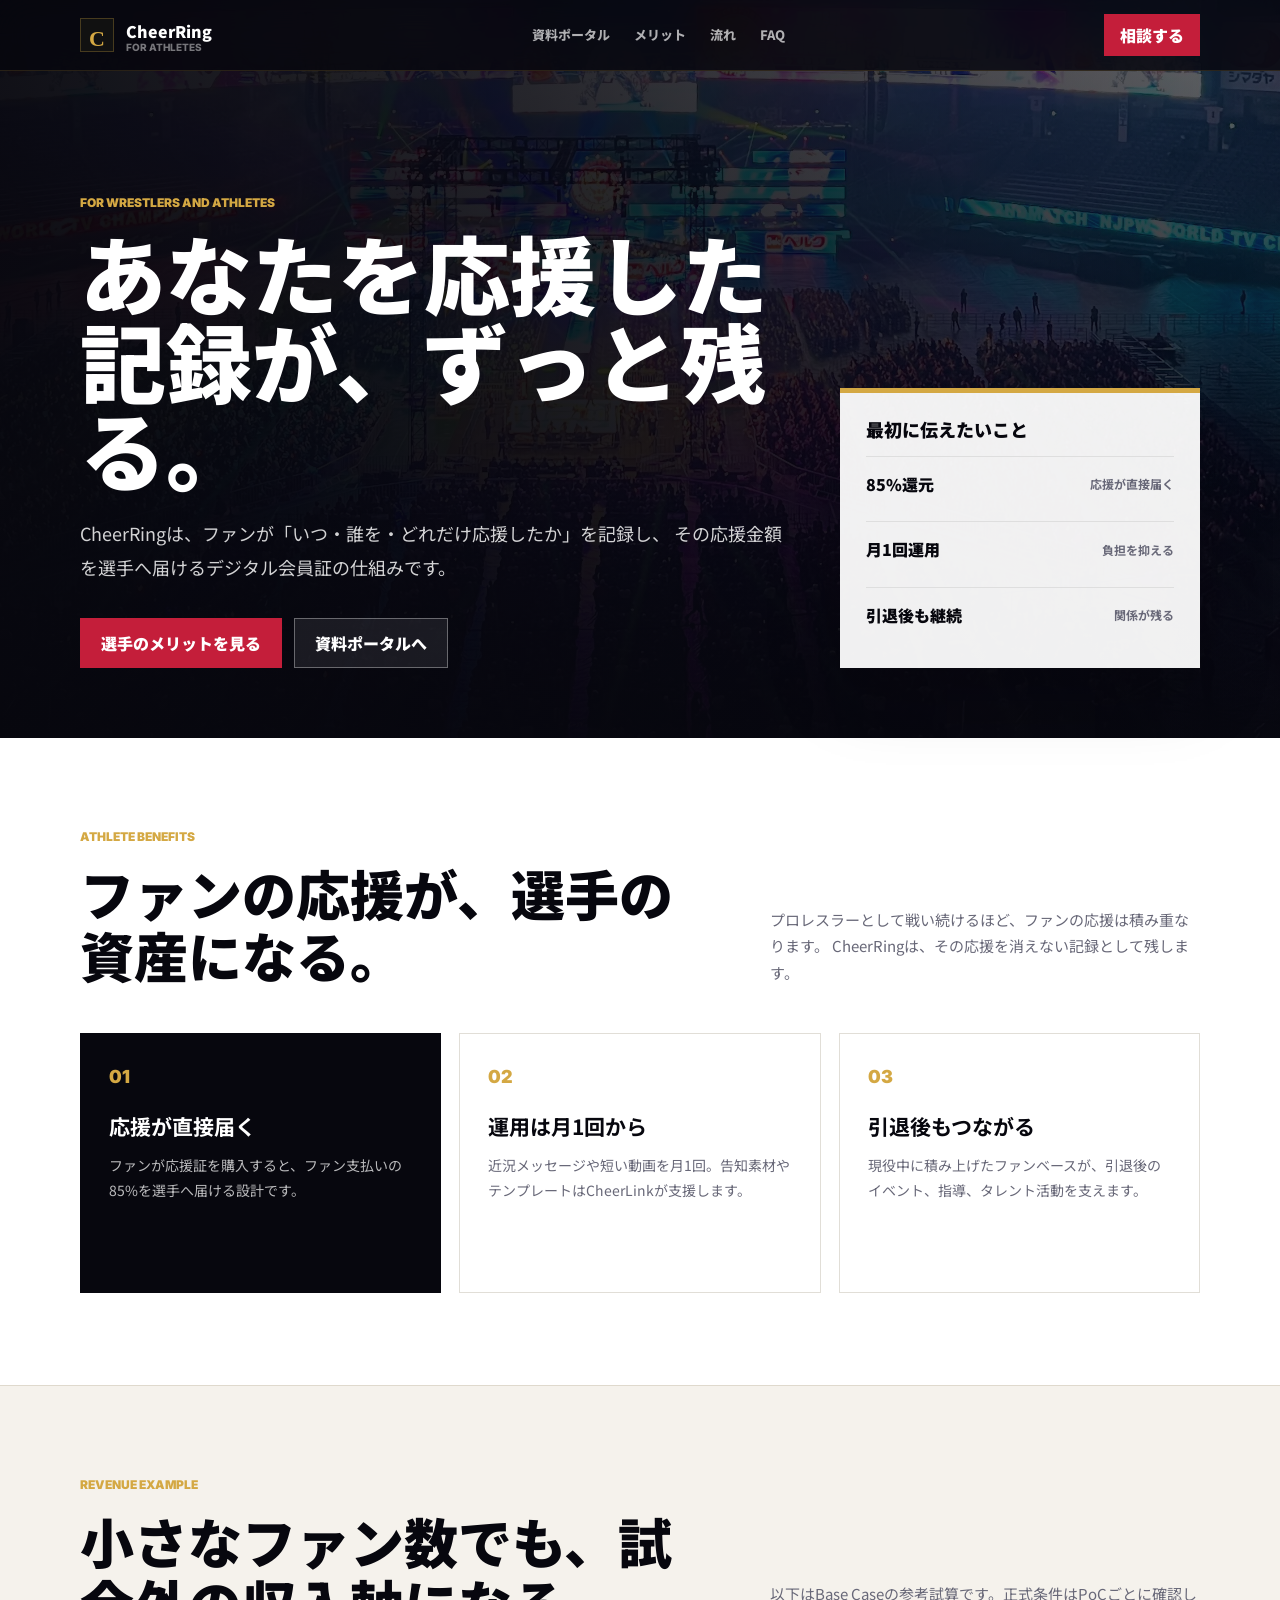
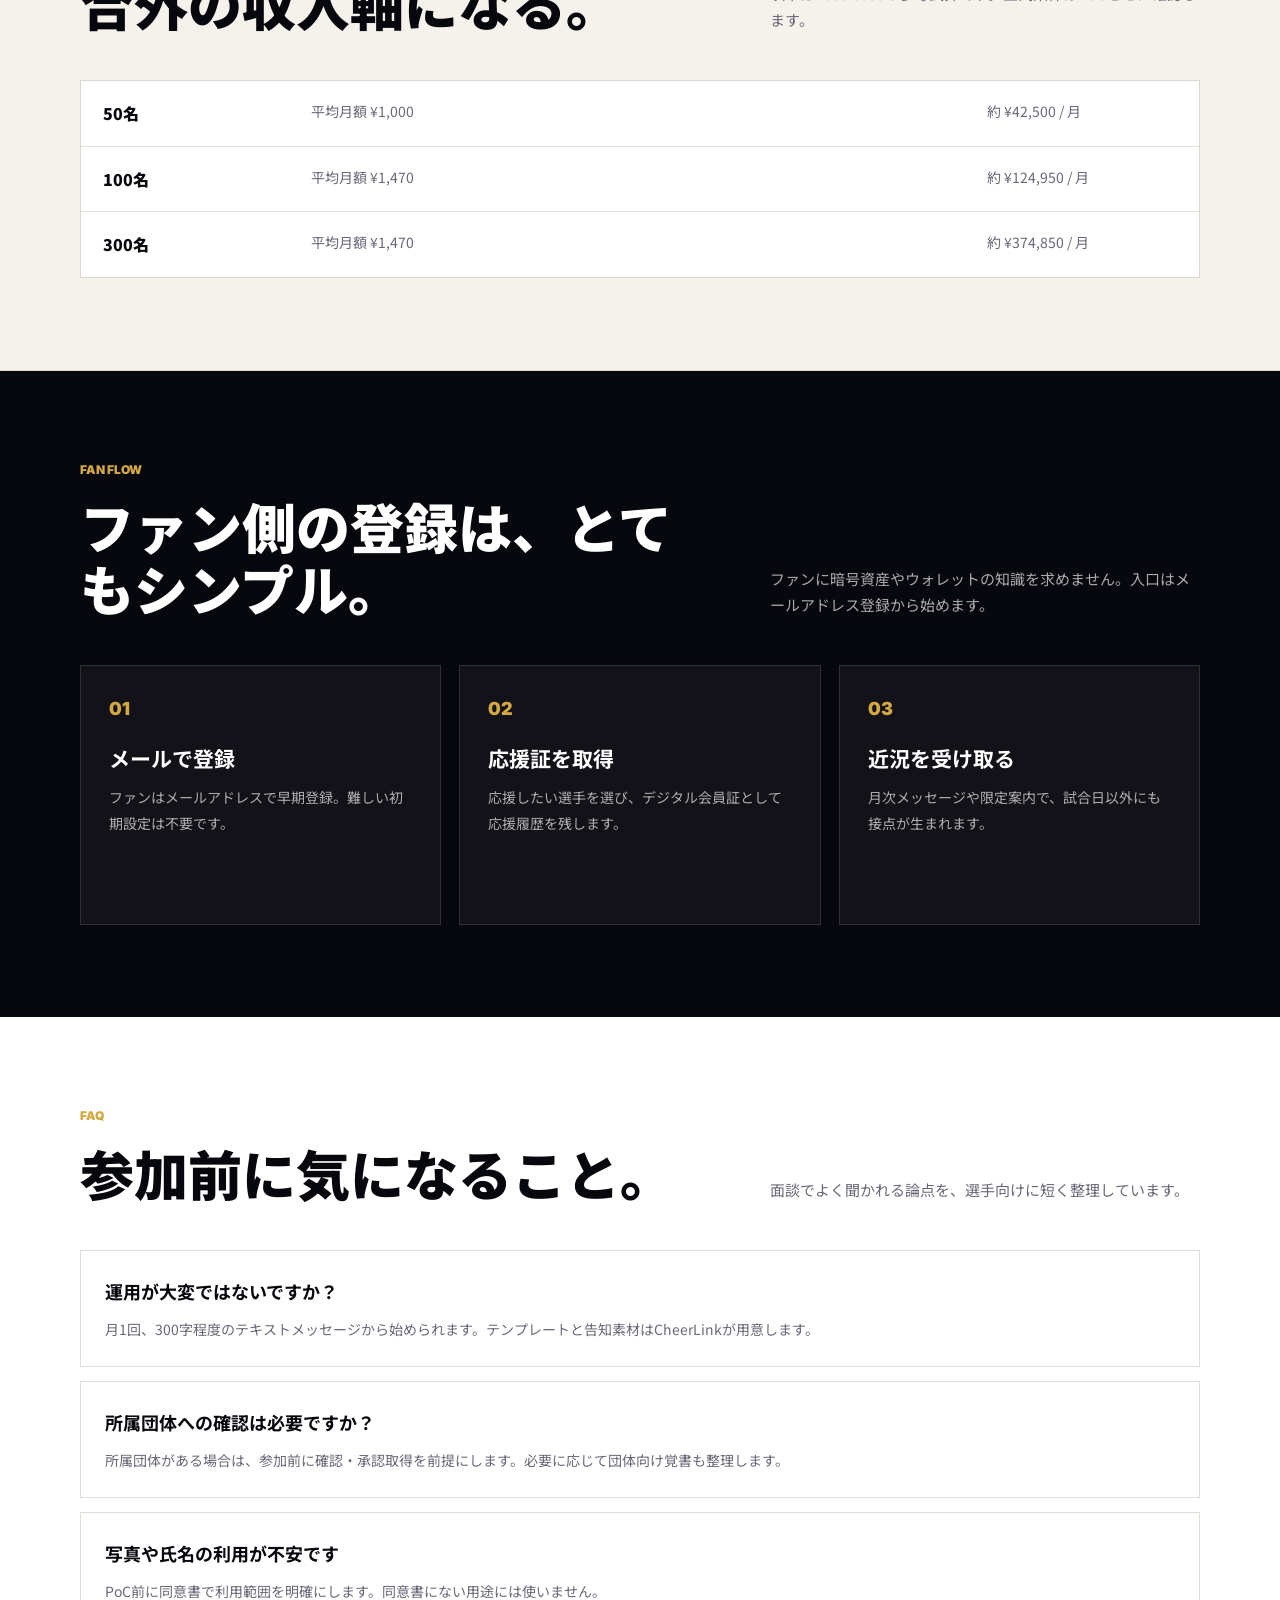
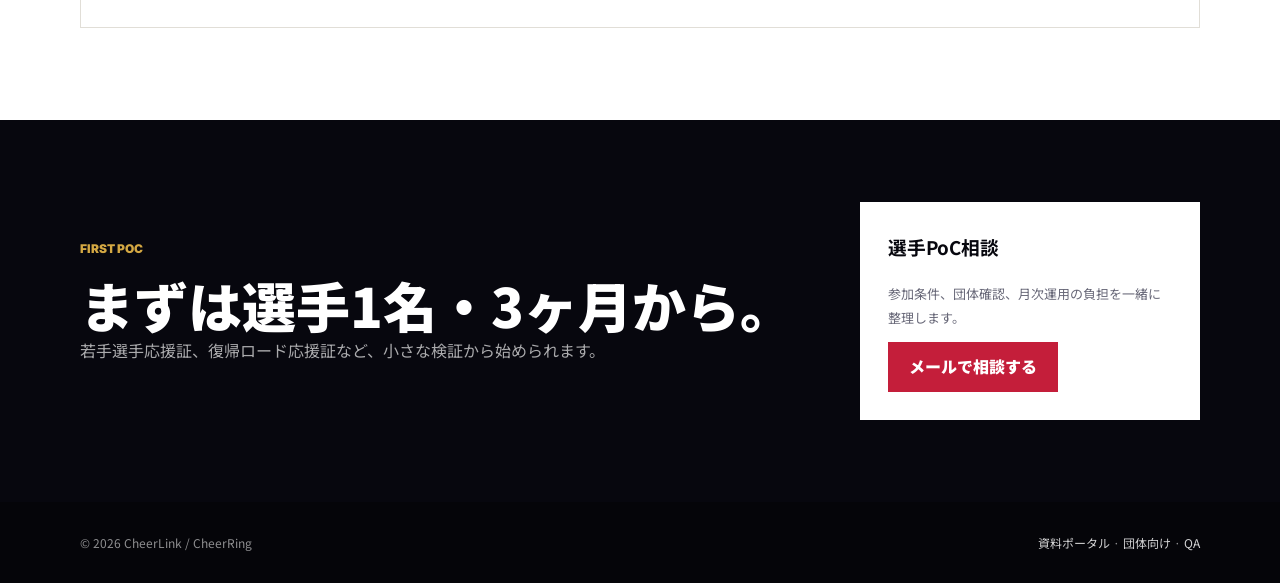
<file: athlete.html>
<!DOCTYPE html>
<html lang="ja">
<head>
  <meta charset="UTF-8">
  <meta name="viewport" content="width=device-width, initial-scale=1.0">
  <title>CheerRing for Athletes | 選手向け参加説明</title>
  <meta name="description" content="CheerRingは、ファンの応援を記録し、応援金額の85%を選手へ届けるデジタル会員証サービスです。">
  <meta property="og:title" content="CheerRing for Athletes">
  <meta property="og:description" content="あなたを応援した記録が、ずっと残る。選手向けCheerRing参加説明ページ。">
  <meta property="og:image" content="hero_bg2.png">
  <link rel="preconnect" href="https://fonts.googleapis.com">
  <link rel="preconnect" href="https://fonts.gstatic.com" crossorigin>
  <link href="https://fonts.googleapis.com/css2?family=Noto+Sans+JP:wght@400;500;700;900&amp;family=Inter:wght@500;700;900&amp;display=swap" rel="stylesheet">
  <link rel="stylesheet" href="proposal.css">
</head>
<body>
  <header class="site-header">
    <div class="container header-inner">
      <a class="brand" href="index.html"><span class="brand-mark">C</span><span>CheerRing <small>for athletes</small></span></a>
      <nav class="nav">
        <a href="proposal.html">資料ポータル</a>
        <a href="#benefits">メリット</a>
        <a href="#flow">流れ</a>
        <a href="#faq">FAQ</a>
      </nav>
      <a class="nav-cta" href="mailto:info@cheerlink.jp?subject=CheerRing%20%E9%81%B8%E6%89%8BPoC%E7%9B%B8%E8%AB%87">相談する</a>
    </div>
  </header>

  <main>
    <section class="hero">
      <div class="container hero-grid">
        <div>
          <div class="kicker">For wrestlers and athletes</div>
          <h1>あなたを応援した記録が、ずっと残る。</h1>
          <p class="hero-lead">
            CheerRingは、ファンが「いつ・誰を・どれだけ応援したか」を記録し、
            その応援金額を選手へ届けるデジタル会員証の仕組みです。
          </p>
          <div class="actions">
            <a class="btn btn-primary" href="#benefits">選手のメリットを見る</a>
            <a class="btn btn-secondary" href="proposal.html">資料ポータルへ</a>
          </div>
        </div>
        <aside class="hero-panel">
          <h2>最初に伝えたいこと</h2>
          <div class="route-list">
            <a href="#revenue">85%還元 <span>応援が直接届く</span></a>
            <a href="#operation">月1回運用 <span>負担を抑える</span></a>
            <a href="#future">引退後も継続 <span>関係が残る</span></a>
          </div>
        </aside>
      </div>
    </section>

    <section class="section" id="benefits">
      <div class="container">
        <div class="section-head">
          <div>
            <div class="kicker">Athlete benefits</div>
            <h2>ファンの応援が、選手の資産になる。</h2>
          </div>
          <p>
            プロレスラーとして戦い続けるほど、ファンの応援は積み重なります。
            CheerRingは、その応援を消えない記録として残します。
          </p>
        </div>
        <div class="card-grid">
          <article class="card featured" id="revenue">
            <span class="number">01</span>
            <h3>応援が直接届く</h3>
            <p>ファンが応援証を購入すると、ファン支払いの85%を選手へ届ける設計です。</p>
          </article>
          <article class="card" id="operation">
            <span class="number">02</span>
            <h3>運用は月1回から</h3>
            <p>近況メッセージや短い動画を月1回。告知素材やテンプレートはCheerLinkが支援します。</p>
          </article>
          <article class="card" id="future">
            <span class="number">03</span>
            <h3>引退後もつながる</h3>
            <p>現役中に積み上げたファンベースが、引退後のイベント、指導、タレント活動を支えます。</p>
          </article>
        </div>
      </div>
    </section>

    <section class="section section-alt">
      <div class="container">
        <div class="section-head">
          <div>
            <div class="kicker">Revenue example</div>
            <h2>小さなファン数でも、試合外の収入軸になる。</h2>
          </div>
          <p>以下はBase Caseの参考試算です。正式条件はPoCごとに確認します。</p>
        </div>
        <div class="table-like">
          <div class="row"><strong>50名</strong><span>平均月額 ¥1,000</span><span>約 ¥42,500 / 月</span></div>
          <div class="row"><strong>100名</strong><span>平均月額 ¥1,470</span><span>約 ¥124,950 / 月</span></div>
          <div class="row"><strong>300名</strong><span>平均月額 ¥1,470</span><span>約 ¥374,850 / 月</span></div>
        </div>
      </div>
    </section>

    <section class="section section-dark" id="flow">
      <div class="container">
        <div class="section-head">
          <div>
            <div class="kicker">Fan flow</div>
            <h2>ファン側の登録は、とてもシンプル。</h2>
          </div>
          <p>ファンに暗号資産やウォレットの知識を求めません。入口はメールアドレス登録から始めます。</p>
        </div>
        <div class="card-grid">
          <article class="card"><span class="number">01</span><h3>メールで登録</h3><p>ファンはメールアドレスで早期登録。難しい初期設定は不要です。</p></article>
          <article class="card"><span class="number">02</span><h3>応援証を取得</h3><p>応援したい選手を選び、デジタル会員証として応援履歴を残します。</p></article>
          <article class="card"><span class="number">03</span><h3>近況を受け取る</h3><p>月次メッセージや限定案内で、試合日以外にも接点が生まれます。</p></article>
        </div>
      </div>
    </section>

    <section class="section" id="faq">
      <div class="container">
        <div class="section-head">
          <div>
            <div class="kicker">FAQ</div>
            <h2>参加前に気になること。</h2>
          </div>
          <p>面談でよく聞かれる論点を、選手向けに短く整理しています。</p>
        </div>
        <div class="qa-list">
          <article class="qa-item"><h3>運用が大変ではないですか？</h3><p>月1回、300字程度のテキストメッセージから始められます。テンプレートと告知素材はCheerLinkが用意します。</p></article>
          <article class="qa-item"><h3>所属団体への確認は必要ですか？</h3><p>所属団体がある場合は、参加前に確認・承認取得を前提にします。必要に応じて団体向け覚書も整理します。</p></article>
          <article class="qa-item"><h3>写真や氏名の利用が不安です</h3><p>PoC前に同意書で利用範囲を明確にします。同意書にない用途には使いません。</p></article>
        </div>
      </div>
    </section>

    <section class="cta">
      <div class="container cta-grid">
        <div>
          <div class="kicker">First PoC</div>
          <h2>まずは選手1名・3ヶ月から。</h2>
          <p>若手選手応援証、復帰ロード応援証など、小さな検証から始められます。</p>
        </div>
        <div class="cta-box">
          <h3>選手PoC相談</h3>
          <p>参加条件、団体確認、月次運用の負担を一緒に整理します。</p>
          <a class="btn btn-primary" href="mailto:info@cheerlink.jp?subject=CheerRing%20%E9%81%B8%E6%89%8BPoC%E7%9B%B8%E8%AB%87">メールで相談する</a>
        </div>
      </div>
    </section>
  </main>

  <footer class="footer">
    <div class="container footer-inner">
      <span>© 2026 CheerLink / CheerRing</span>
      <span><a href="proposal.html">資料ポータル</a> · <a href="b2b.html">団体向け</a> · <a href="qa.html">QA</a></span>
    </div>
  </footer>
</body>
</html>
</file>
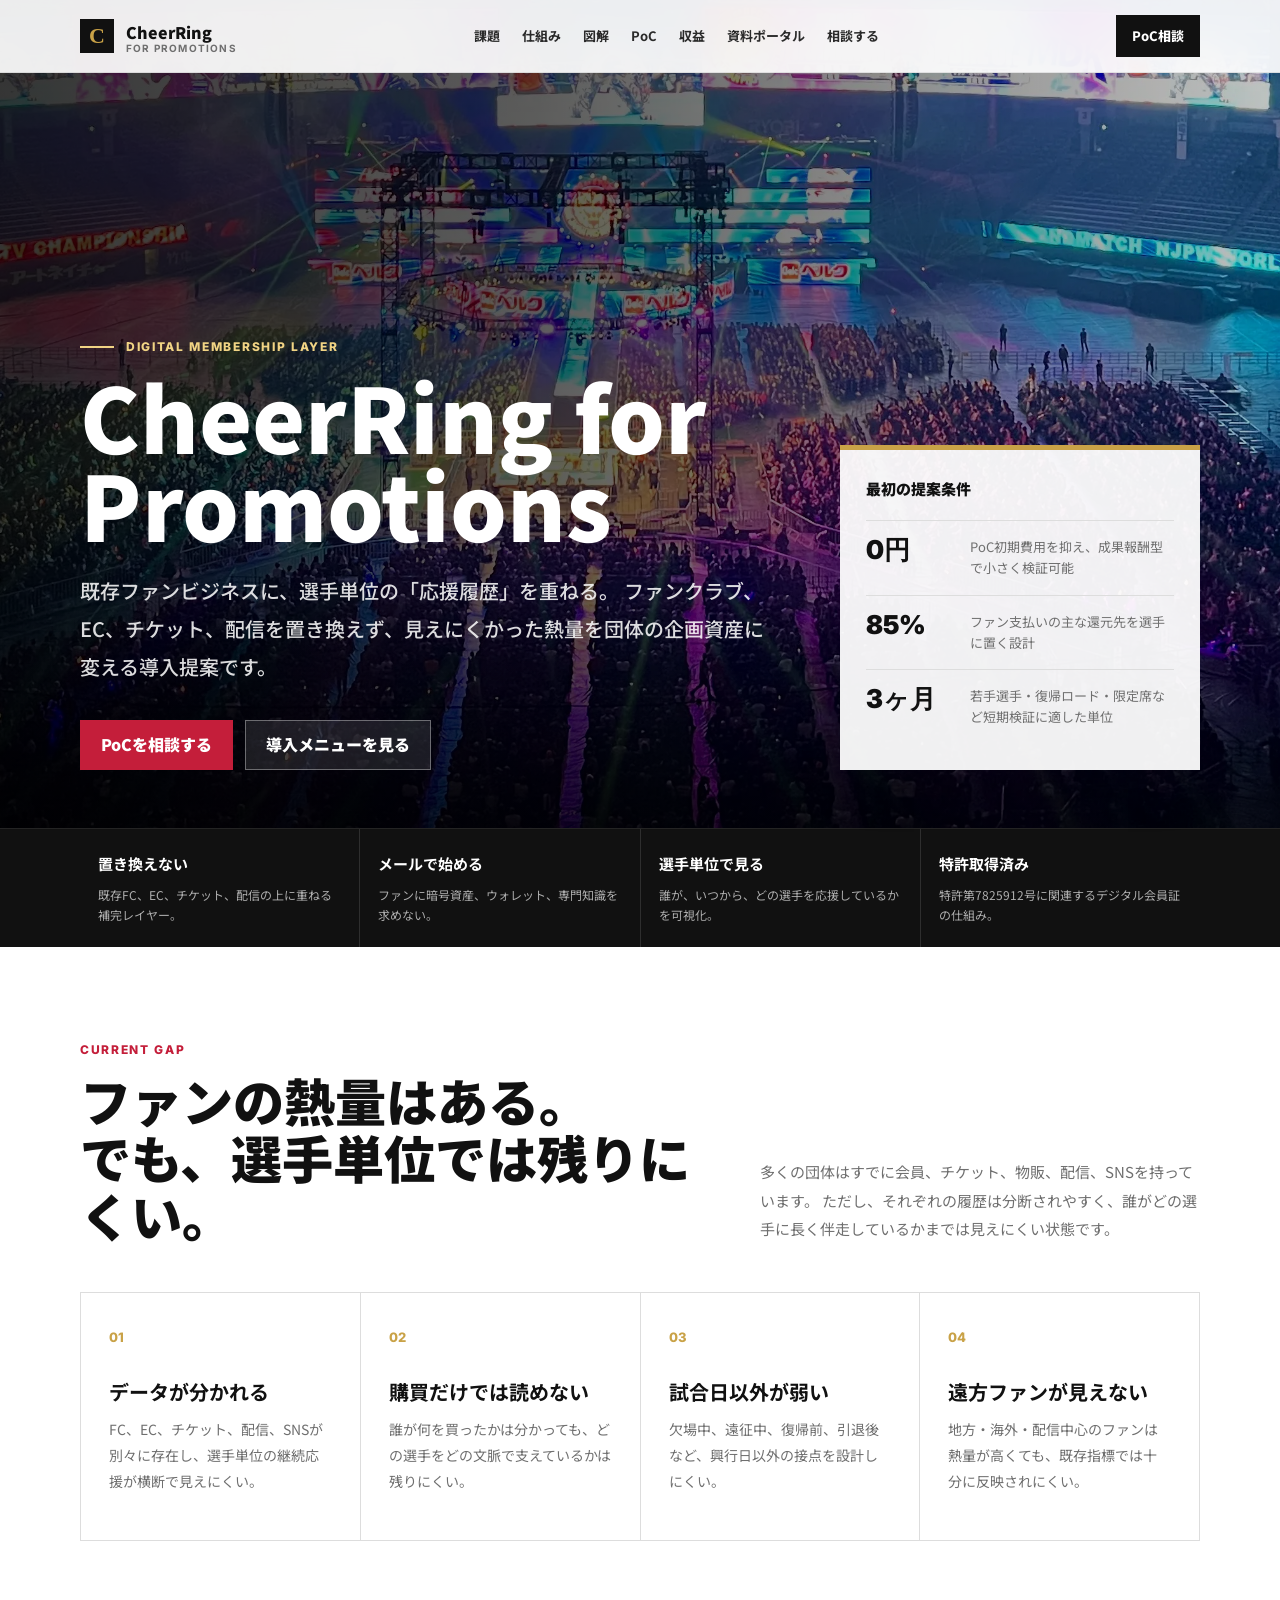
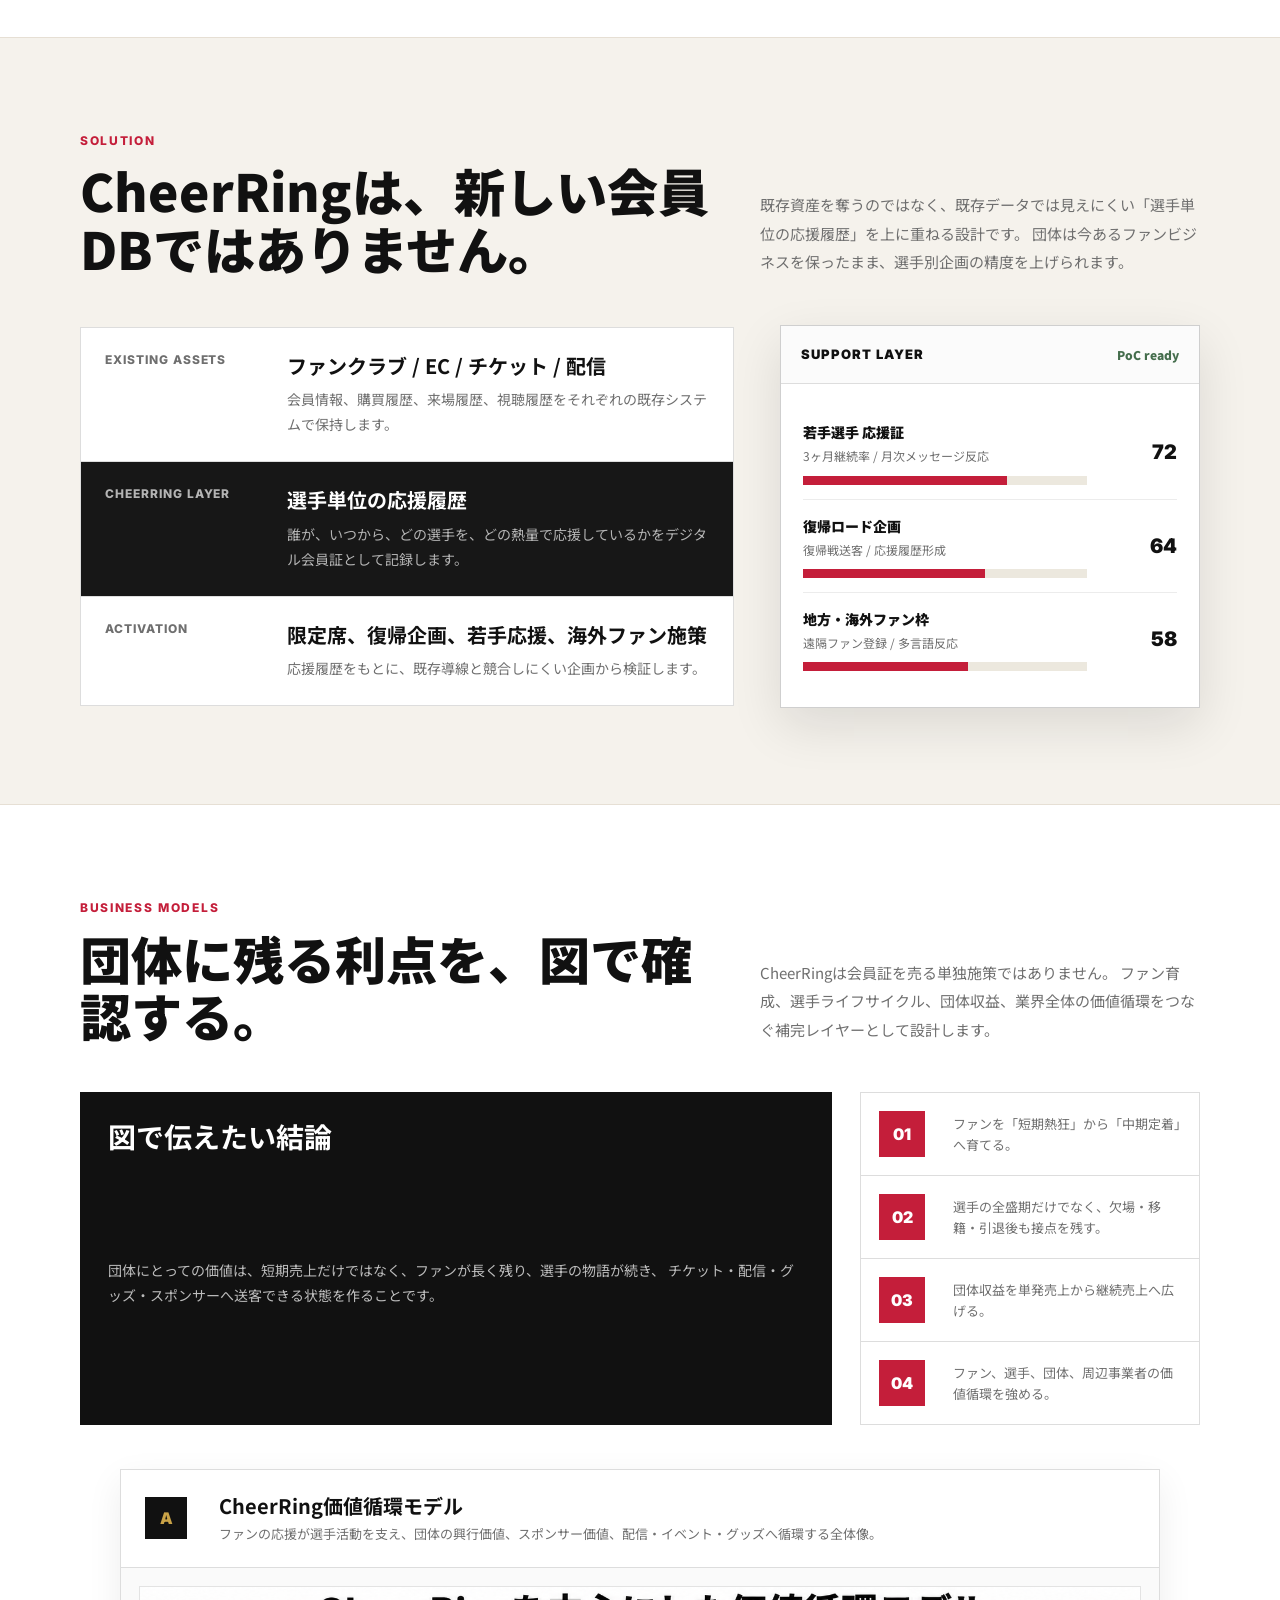
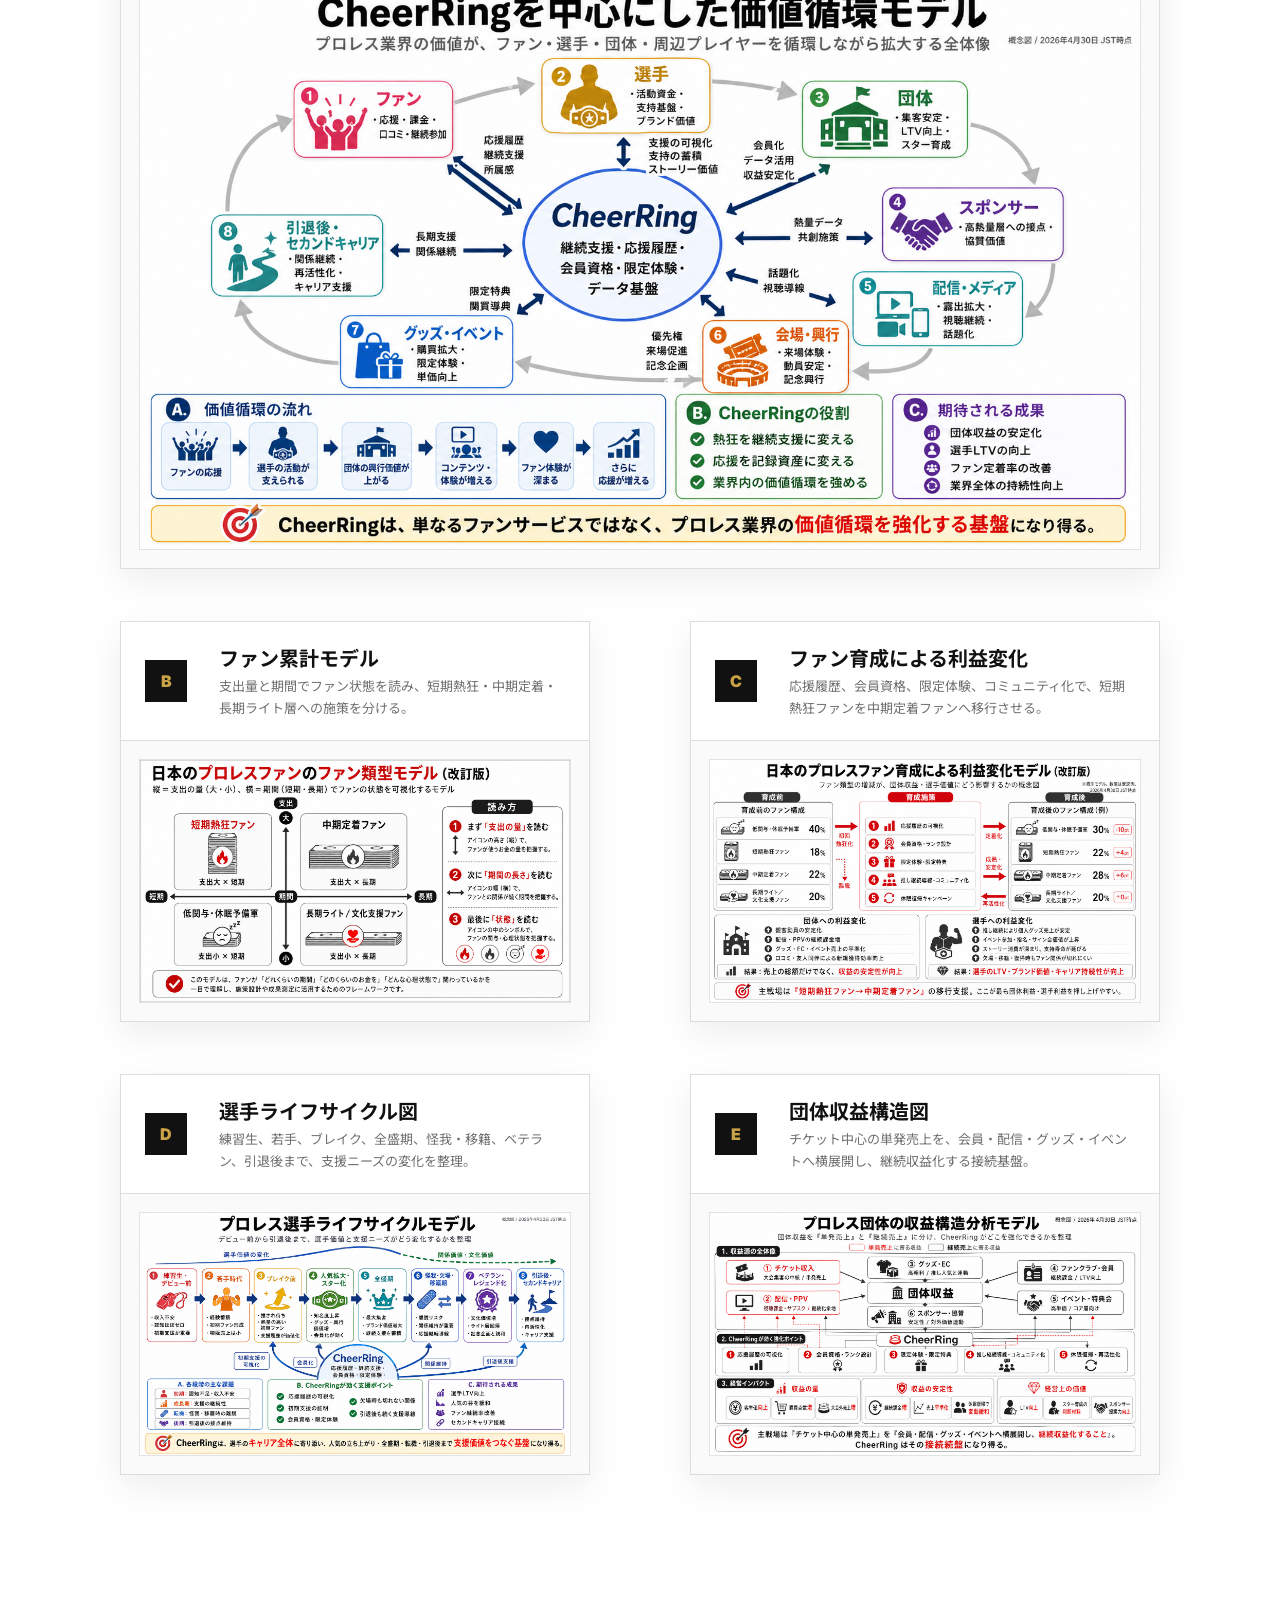
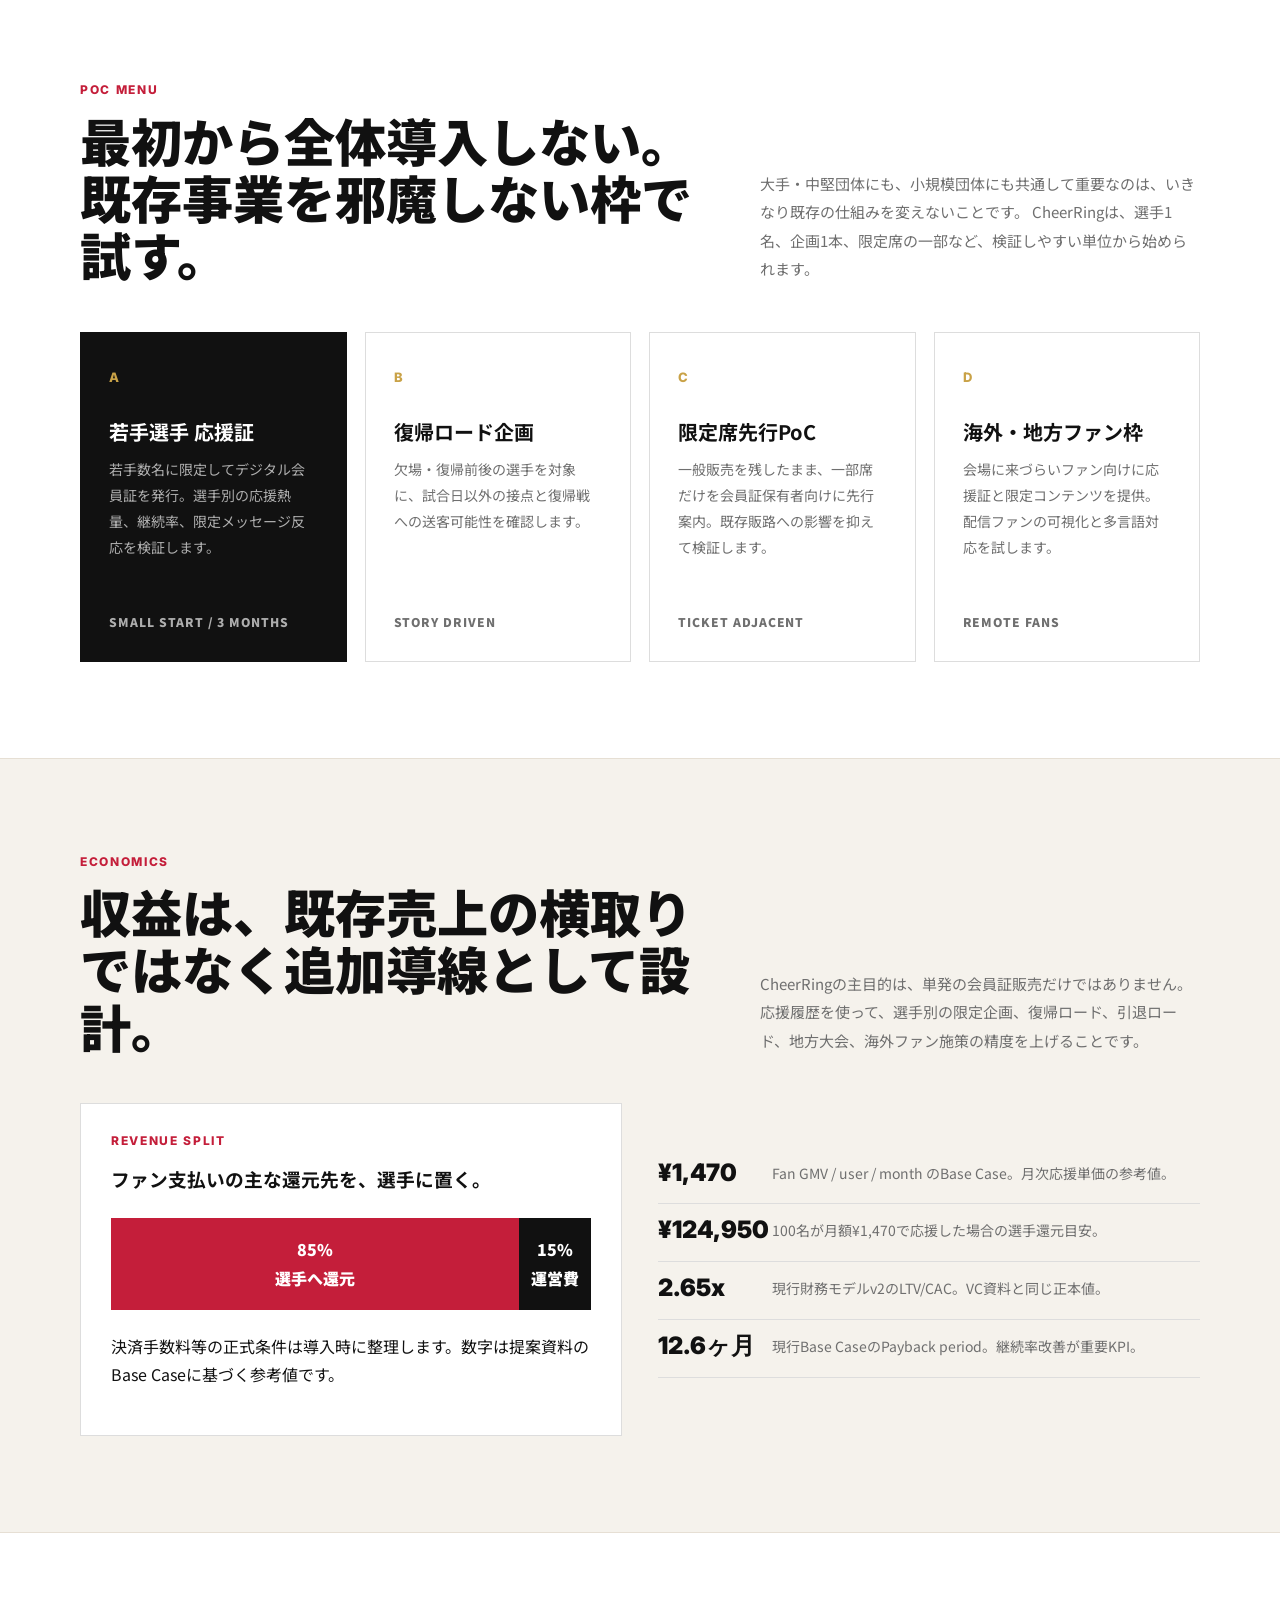
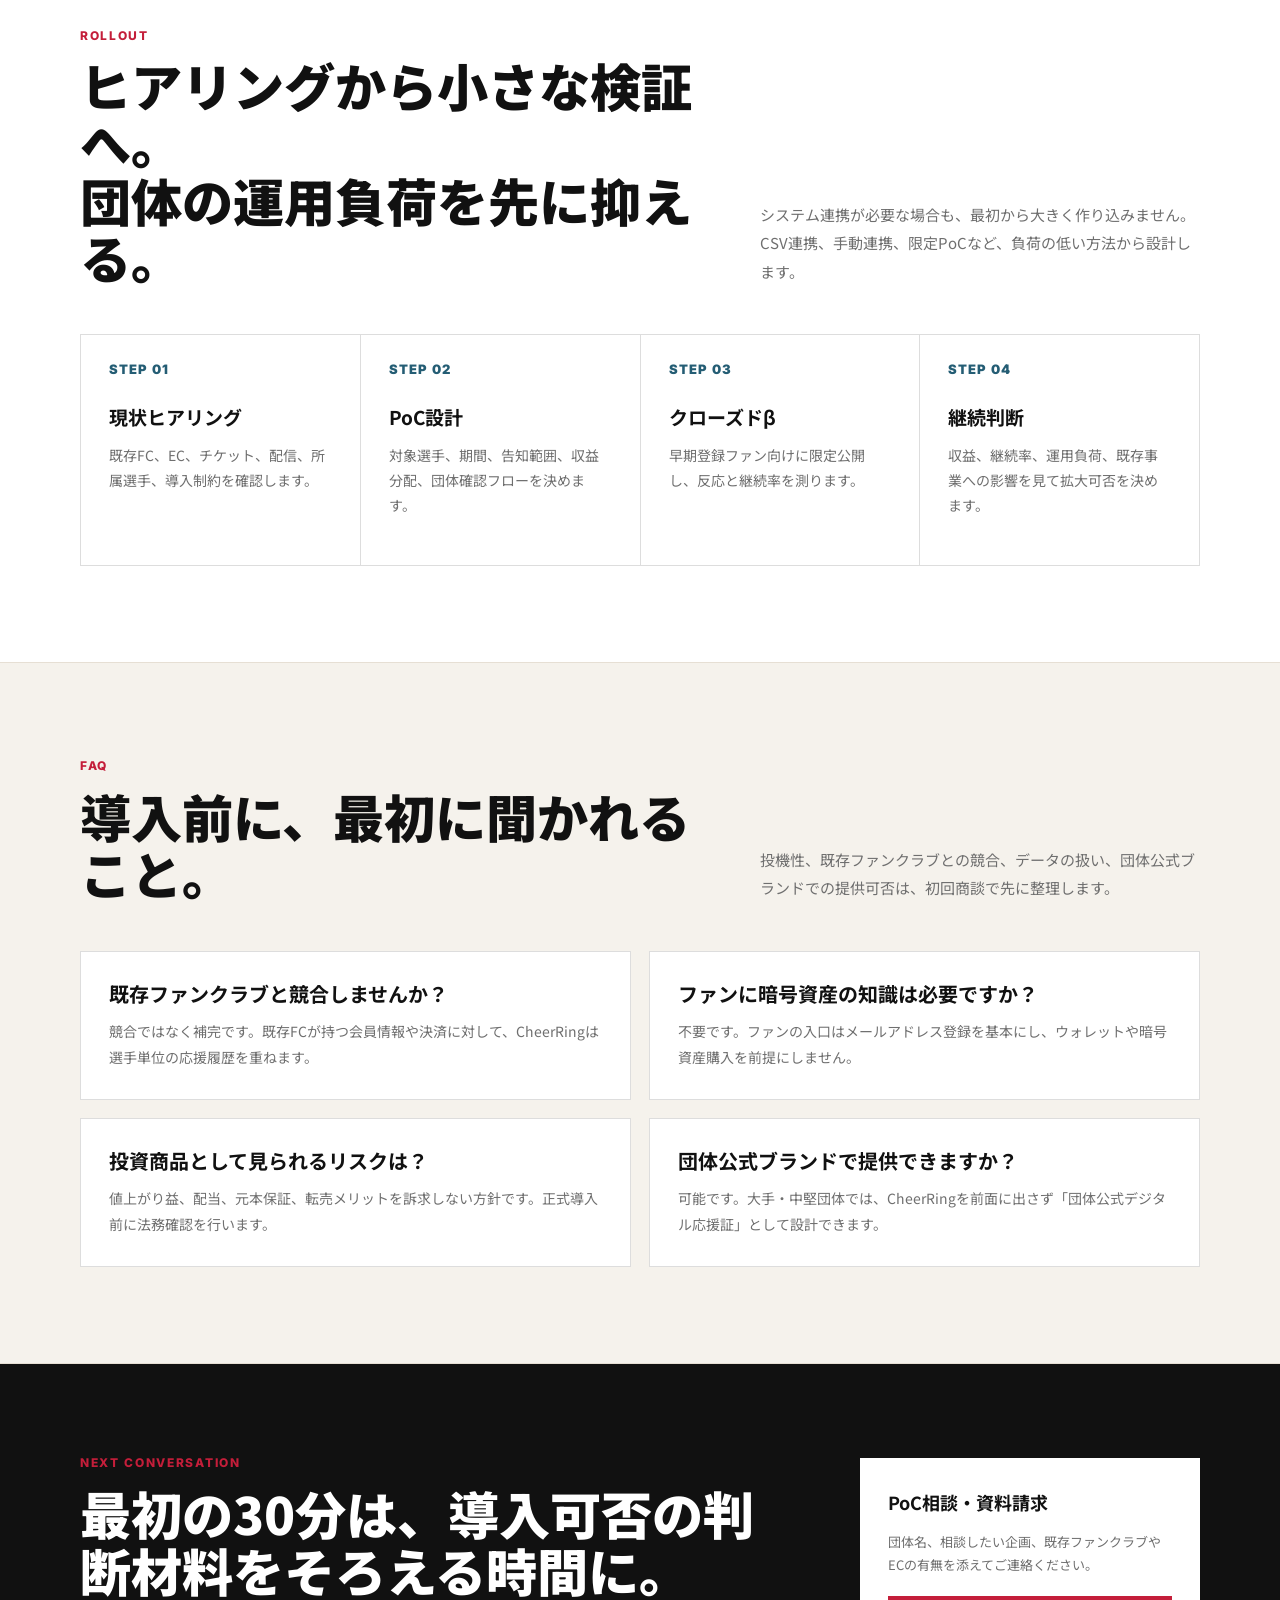
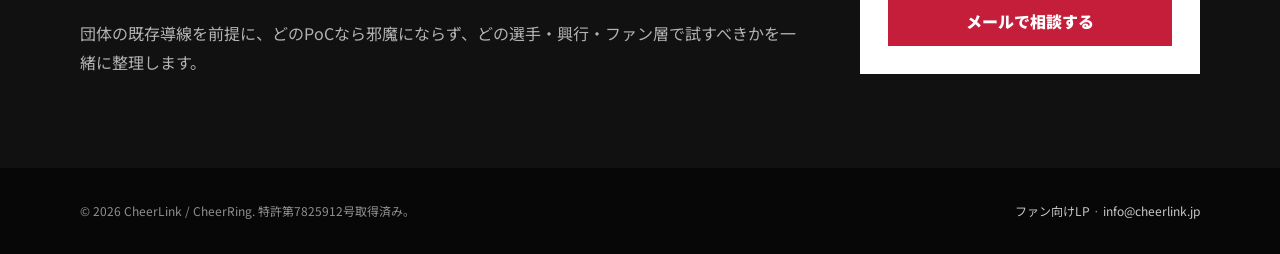
<file: b2b.html>
<!DOCTYPE html>
<html lang="ja">
<head>
  <meta charset="UTF-8">
  <meta name="viewport" content="width=device-width, initial-scale=1.0">
  <title>CheerRing for Promotions | 団体・プロモーター向け導入提案</title>
  <meta name="description" content="CheerRingは、既存のファンクラブ・EC・チケット・配信を置き換えず、選手単位の応援履歴を重ねるデジタル会員証レイヤーです。小さなPoCから導入できます。">
  <meta property="og:title" content="CheerRing for Promotions | 団体・プロモーター向け導入提案">
  <meta property="og:description" content="既存ファンビジネスに、選手単位の応援履歴を重ねる。初期費用を抑えたPoCから始める団体向けCheerRing導入ページ。">
  <meta property="og:type" content="website">
  <meta property="og:image" content="hero_bg2.png">
  <meta name="theme-color" content="#111111">
  <link rel="preconnect" href="https://fonts.googleapis.com">
  <link rel="preconnect" href="https://fonts.gstatic.com" crossorigin>
  <link href="https://fonts.googleapis.com/css2?family=Noto+Sans+JP:wght@400;500;700;900&amp;family=Inter:wght@500;600;700;800&amp;display=swap" rel="stylesheet">
  <style>
    :root {
      --ink: #111111;
      --ink-2: #2a2a2a;
      --muted: #6f6f6f;
      --line: #dddddd;
      --paper: #ffffff;
      --soft: #f5f2ec;
      --red: #c41e3a;
      --red-dark: #96162b;
      --gold: #c9a247;
      --blue: #245d74;
      --green: #446d4c;
      --shadow: 0 18px 48px rgba(17, 17, 17, .11);
    }

    * { box-sizing: border-box; }
    html { scroll-behavior: smooth; -webkit-text-size-adjust: 100%; }
    body {
      margin: 0;
      color: var(--ink);
      background: var(--paper);
      font-family: "Noto Sans JP", system-ui, -apple-system, BlinkMacSystemFont, sans-serif;
      line-height: 1.78;
      overflow-x: hidden;
    }
    img { max-width: 100%; display: block; }
    a { color: inherit; }
    button, input, textarea { font: inherit; }

    .skip-link {
      position: absolute;
      left: 16px;
      top: -80px;
      z-index: 1000;
      background: var(--ink);
      color: #fff;
      padding: 8px 12px;
      text-decoration: none;
    }
    .skip-link:focus { top: 12px; }

    .container {
      width: min(1120px, calc(100% - 40px));
      margin: 0 auto;
    }

    .site-header {
      position: fixed;
      top: 0;
      left: 0;
      right: 0;
      z-index: 50;
      background: rgba(255, 255, 255, .92);
      border-bottom: 1px solid rgba(17, 17, 17, .09);
      backdrop-filter: blur(18px);
    }
    .header-inner {
      height: 72px;
      display: flex;
      align-items: center;
      justify-content: space-between;
      gap: 24px;
    }
    .brand {
      display: inline-flex;
      align-items: center;
      gap: 12px;
      text-decoration: none;
      font-weight: 900;
      letter-spacing: 0;
    }
    .brand-mark {
      width: 34px;
      height: 34px;
      display: grid;
      place-items: center;
      background: var(--ink);
      color: var(--gold);
      font-family: Georgia, serif;
      font-size: 22px;
      line-height: 1;
    }
    .brand small {
      display: block;
      margin-top: -4px;
      color: var(--muted);
      font: 700 10px/1.2 Inter, sans-serif;
      letter-spacing: .12em;
      text-transform: uppercase;
    }
    .nav {
      display: flex;
      align-items: center;
      gap: 22px;
      color: var(--ink-2);
      font-size: 13px;
      font-weight: 700;
    }
    .nav a {
      text-decoration: none;
      white-space: nowrap;
    }
    .header-cta {
      display: inline-flex;
      align-items: center;
      justify-content: center;
      min-height: 42px;
      padding: 0 16px;
      background: var(--ink);
      color: #fff;
      text-decoration: none;
      font-size: 13px;
      font-weight: 800;
    }

    .mobile-toggle {
      display: none;
      width: 42px;
      height: 42px;
      border: 1px solid var(--line);
      background: #fff;
      color: var(--ink);
      align-items: center;
      justify-content: center;
      cursor: pointer;
    }
    .mobile-toggle span,
    .mobile-toggle span::before,
    .mobile-toggle span::after {
      display: block;
      width: 18px;
      height: 2px;
      background: currentColor;
      content: "";
      position: relative;
    }
    .mobile-toggle span::before { position: absolute; top: -6px; }
    .mobile-toggle span::after { position: absolute; top: 6px; }

    .hero {
      min-height: 92vh;
      padding: 132px 0 58px;
      display: grid;
      align-items: end;
      position: relative;
      isolation: isolate;
      background:
        linear-gradient(90deg, rgba(0,0,0,.78) 0%, rgba(0,0,0,.62) 42%, rgba(0,0,0,.2) 100%),
        url("hero_bg2.webp") center / cover no-repeat;
      color: #fff;
    }
    .hero::after {
      content: "";
      position: absolute;
      left: 0;
      right: 0;
      bottom: 0;
      height: 28%;
      background: linear-gradient(180deg, transparent, rgba(0,0,0,.58));
      z-index: -1;
    }
    .hero-layout {
      display: grid;
      grid-template-columns: minmax(0, 1fr) 360px;
      gap: 56px;
      align-items: end;
    }
    .eyebrow {
      display: inline-flex;
      align-items: center;
      gap: 12px;
      margin-bottom: 18px;
      color: #f1d484;
      font: 800 12px/1.2 Inter, sans-serif;
      letter-spacing: .14em;
      text-transform: uppercase;
    }
    .eyebrow::before {
      content: "";
      width: 34px;
      height: 2px;
      background: currentColor;
    }
    h1, h2, h3, p { margin-top: 0; }
    h1 {
      max-width: 820px;
      margin-bottom: 24px;
      font-size: clamp(42px, 7vw, 92px);
      line-height: .98;
      letter-spacing: 0;
      font-weight: 900;
    }
    .hero-lead {
      max-width: 690px;
      margin-bottom: 34px;
      color: rgba(255,255,255,.86);
      font-size: clamp(16px, 2vw, 20px);
      line-height: 1.9;
      font-weight: 500;
    }
    .hero-actions {
      display: flex;
      flex-wrap: wrap;
      gap: 12px;
      align-items: center;
    }
    .btn {
      display: inline-flex;
      min-height: 50px;
      align-items: center;
      justify-content: center;
      gap: 10px;
      padding: 0 20px;
      border: 1px solid transparent;
      text-decoration: none;
      font-weight: 900;
      line-height: 1.2;
    }
    .btn-primary { background: var(--red); color: #fff; }
    .btn-primary:hover { background: var(--red-dark); }
    .btn-secondary {
      background: rgba(255,255,255,.1);
      border-color: rgba(255,255,255,.35);
      color: #fff;
    }
    .hero-panel {
      background: rgba(255,255,255,.94);
      color: var(--ink);
      box-shadow: var(--shadow);
      padding: 26px;
      border-top: 5px solid var(--gold);
    }
    .hero-panel-title {
      margin-bottom: 18px;
      font-size: 15px;
      font-weight: 900;
    }
    .metric-row {
      display: grid;
      grid-template-columns: 90px 1fr;
      gap: 14px;
      padding: 16px 0;
      border-top: 1px solid var(--line);
    }
    .metric-row strong {
      font: 900 26px/1 Inter, sans-serif;
      letter-spacing: 0;
      white-space: nowrap;
    }
    .metric-row span {
      color: var(--muted);
      font-size: 13px;
      line-height: 1.6;
    }

    .proof-strip {
      background: var(--ink);
      color: #fff;
      border-top: 1px solid rgba(255,255,255,.08);
    }
    .proof-grid {
      display: grid;
      grid-template-columns: repeat(4, 1fr);
      gap: 1px;
      background: rgba(255,255,255,.12);
    }
    .proof-item {
      min-height: 112px;
      padding: 22px 18px;
      background: var(--ink);
    }
    .proof-item strong {
      display: block;
      margin-bottom: 7px;
      color: #fff;
      font-size: 15px;
    }
    .proof-item span {
      display: block;
      color: rgba(255,255,255,.66);
      font-size: 12px;
      line-height: 1.7;
    }

    .section {
      padding: 96px 0;
    }
    .section-alt {
      background: var(--soft);
      border-top: 1px solid #e6dfd4;
      border-bottom: 1px solid #e6dfd4;
    }
    .section-head {
      display: grid;
      grid-template-columns: minmax(0, 1fr) minmax(280px, 440px);
      gap: 50px;
      align-items: end;
      margin-bottom: 48px;
    }
    .section-kicker {
      margin-bottom: 14px;
      color: var(--red);
      font: 800 12px/1.2 Inter, sans-serif;
      letter-spacing: .14em;
      text-transform: uppercase;
    }
    h2 {
      margin-bottom: 0;
      font-size: clamp(30px, 4vw, 56px);
      line-height: 1.12;
      letter-spacing: 0;
      font-weight: 900;
    }
    .section-head p {
      margin-bottom: 0;
      color: var(--muted);
      font-size: 15px;
      line-height: 1.9;
    }

    .problem-grid {
      display: grid;
      grid-template-columns: repeat(4, 1fr);
      border-top: 1px solid var(--line);
      border-left: 1px solid var(--line);
    }
    .problem-card {
      min-height: 248px;
      padding: 28px;
      border-right: 1px solid var(--line);
      border-bottom: 1px solid var(--line);
      background: #fff;
    }
    .card-number {
      display: inline-block;
      margin-bottom: 34px;
      color: var(--gold);
      font: 800 13px/1 Inter, sans-serif;
    }
    .problem-card h3,
    .poc-card h3,
    .faq h3 {
      margin-bottom: 12px;
      font-size: 20px;
      line-height: 1.38;
      letter-spacing: 0;
    }
    .problem-card p,
    .poc-card p,
    .faq p {
      margin-bottom: 0;
      color: var(--muted);
      font-size: 14px;
      line-height: 1.85;
    }

    .layer-layout {
      display: grid;
      grid-template-columns: minmax(0, 1fr) 420px;
      gap: 46px;
      align-items: center;
    }
    .layer-stack {
      border: 1px solid var(--line);
      background: #fff;
    }
    .layer {
      display: grid;
      grid-template-columns: 160px 1fr;
      gap: 22px;
      align-items: start;
      padding: 24px;
      border-bottom: 1px solid var(--line);
    }
    .layer:last-child { border-bottom: 0; }
    .layer-label {
      color: var(--muted);
      font: 800 12px/1.4 Inter, sans-serif;
      letter-spacing: .08em;
      text-transform: uppercase;
    }
    .layer h3 {
      margin-bottom: 8px;
      font-size: 20px;
      line-height: 1.38;
    }
    .layer p {
      margin-bottom: 0;
      color: var(--muted);
      font-size: 14px;
    }
    .layer.highlight {
      background: #171717;
      color: #fff;
    }
    .layer.highlight p,
    .layer.highlight .layer-label { color: rgba(255,255,255,.68); }

    .dashboard {
      border: 1px solid #cfcfcf;
      background: #fff;
      box-shadow: var(--shadow);
      overflow: hidden;
    }
    .dash-top {
      display: flex;
      align-items: center;
      justify-content: space-between;
      gap: 12px;
      padding: 18px 20px;
      border-bottom: 1px solid var(--line);
      background: #fbfbfb;
    }
    .dash-title {
      font: 900 13px/1.2 Inter, sans-serif;
      letter-spacing: .08em;
      text-transform: uppercase;
    }
    .dash-status {
      color: var(--green);
      font-size: 12px;
      font-weight: 900;
    }
    .dash-body { padding: 22px; }
    .athlete-row {
      display: grid;
      grid-template-columns: 1fr 76px;
      gap: 14px;
      align-items: center;
      padding: 14px 0;
      border-bottom: 1px solid #ececec;
    }
    .athlete-row:last-child { border-bottom: 0; }
    .bar {
      height: 9px;
      margin-top: 9px;
      background: #ece8de;
      overflow: hidden;
    }
    .bar span {
      display: block;
      height: 100%;
      background: var(--red);
    }
    .athlete-name {
      font-size: 14px;
      font-weight: 900;
    }
    .athlete-note {
      color: var(--muted);
      font-size: 12px;
    }
    .athlete-score {
      text-align: right;
      font: 900 20px/1 Inter, sans-serif;
    }

    .poc-grid {
      display: grid;
      grid-template-columns: repeat(4, 1fr);
      gap: 18px;
    }
    .poc-card {
      display: flex;
      min-height: 330px;
      flex-direction: column;
      justify-content: space-between;
      padding: 28px;
      background: #fff;
      border: 1px solid var(--line);
    }
    .poc-card.featured {
      background: var(--ink);
      color: #fff;
      border-color: var(--ink);
    }
    .poc-card.featured p,
    .poc-card.featured .poc-meta { color: rgba(255,255,255,.66); }
    .poc-meta {
      margin-top: 24px;
      color: var(--muted);
      font-size: 12px;
      font-weight: 900;
      letter-spacing: .08em;
      text-transform: uppercase;
    }

    .economics {
      display: grid;
      grid-template-columns: 1fr 1fr;
      gap: 36px;
      align-items: center;
    }
    .split-visual {
      border: 1px solid var(--line);
      background: #fff;
      padding: 30px;
    }
    .split-line {
      display: grid;
      grid-template-columns: 85fr 15fr;
      min-height: 92px;
      margin: 22px 0;
      color: #fff;
      font-weight: 900;
    }
    .split-line div {
      display: flex;
      align-items: center;
      justify-content: center;
      padding: 12px;
      text-align: center;
    }
    .split-athlete { background: var(--red); }
    .split-platform { background: var(--ink); }
    .economics-list {
      display: grid;
      gap: 14px;
    }
    .economics-item {
      display: grid;
      grid-template-columns: 96px 1fr;
      gap: 18px;
      align-items: start;
      padding-bottom: 18px;
      border-bottom: 1px solid var(--line);
    }
    .economics-item strong {
      font: 900 24px/1 Inter, sans-serif;
      white-space: nowrap;
    }
    .economics-item span {
      color: var(--muted);
      font-size: 14px;
    }

    .model-intro {
      display: grid;
      grid-template-columns: minmax(0, 1fr) 340px;
      gap: 28px;
      align-items: stretch;
      margin-bottom: 28px;
    }
    .model-summary {
      display: grid;
      gap: 14px;
      padding: 28px;
      background: var(--ink);
      color: #fff;
    }
    .model-summary h3 {
      margin-bottom: 0;
      font-size: 28px;
      line-height: 1.2;
    }
    .model-summary p {
      margin-bottom: 0;
      color: rgba(255,255,255,.72);
      font-size: 14px;
    }
    .model-points {
      display: grid;
      gap: 1px;
      background: var(--line);
      border: 1px solid var(--line);
    }
    .model-point {
      display: grid;
      grid-template-columns: 58px 1fr;
      gap: 16px;
      align-items: center;
      padding: 18px;
      background: #fff;
    }
    .model-point strong {
      display: grid;
      width: 46px;
      height: 46px;
      place-items: center;
      background: var(--red);
      color: #fff;
      font: 900 16px/1 Inter, sans-serif;
    }
    .model-point span {
      color: var(--muted);
      font-size: 13px;
      line-height: 1.65;
    }
    .model-feature {
      margin-bottom: 20px;
    }
    .model-gallery {
      display: grid;
      grid-template-columns: 1fr 1fr;
      gap: 20px;
    }
    .model-card {
      background: #fff;
      border: 1px solid var(--line);
      box-shadow: 0 12px 34px rgba(17,17,17,.07);
    }
    .model-card.wide {
      grid-column: 1 / -1;
    }
    .model-card-header {
      display: grid;
      grid-template-columns: 56px 1fr;
      gap: 18px;
      align-items: center;
      padding: 22px 24px;
      border-bottom: 1px solid var(--line);
    }
    .model-card-header strong {
      display: grid;
      width: 42px;
      height: 42px;
      place-items: center;
      background: var(--ink);
      color: var(--gold);
      font: 900 16px/1 Inter, sans-serif;
    }
    .model-card-header h3 {
      margin-bottom: 4px;
      font-size: 20px;
      line-height: 1.35;
    }
    .model-card-header p {
      margin-bottom: 0;
      color: var(--muted);
      font-size: 13px;
      line-height: 1.65;
    }
    .model-image {
      padding: 18px;
      background: #fafafa;
    }
    .model-image img {
      width: 100%;
      height: auto;
      border: 1px solid #e3e3e3;
      background: #fff;
    }

    .process {
      display: grid;
      grid-template-columns: repeat(4, 1fr);
      gap: 1px;
      background: var(--line);
      border: 1px solid var(--line);
    }
    .process-step {
      min-height: 230px;
      padding: 28px;
      background: #fff;
    }
    .process-step strong {
      display: block;
      margin-bottom: 28px;
      color: var(--blue);
      font: 900 13px/1 Inter, sans-serif;
      letter-spacing: .08em;
      text-transform: uppercase;
    }
    .process-step h3 {
      margin-bottom: 12px;
      font-size: 19px;
      line-height: 1.4;
    }
    .process-step p {
      margin-bottom: 0;
      color: var(--muted);
      font-size: 14px;
    }

    .faq-grid {
      display: grid;
      grid-template-columns: 1fr 1fr;
      gap: 18px;
    }
    .faq {
      padding: 28px;
      background: #fff;
      border: 1px solid var(--line);
    }

    .cta {
      padding: 92px 0;
      background: var(--ink);
      color: #fff;
    }
    .cta-layout {
      display: grid;
      grid-template-columns: minmax(0, 1fr) 340px;
      gap: 56px;
      align-items: center;
    }
    .cta h2 {
      margin-bottom: 20px;
      max-width: 760px;
    }
    .cta p {
      max-width: 720px;
      margin-bottom: 0;
      color: rgba(255,255,255,.68);
      font-size: 16px;
    }
    .cta-box {
      padding: 28px;
      background: #fff;
      color: var(--ink);
    }
    .cta-box strong {
      display: block;
      margin-bottom: 12px;
      font-size: 18px;
    }
    .cta-box p {
      color: var(--muted);
      font-size: 13px;
      margin-bottom: 20px;
    }
    .cta-box .btn { width: 100%; }

    .footer {
      padding: 32px 0;
      background: #070707;
      color: rgba(255,255,255,.55);
      font-size: 12px;
    }
    .footer-inner {
      display: flex;
      align-items: center;
      justify-content: space-between;
      gap: 18px;
      flex-wrap: wrap;
    }
    .footer a { color: rgba(255,255,255,.78); text-decoration: none; }

    .reveal {
      opacity: 1;
      transform: none;
      transition: opacity .55s ease, transform .55s ease;
    }
    .reveal.is-visible {
      opacity: 1;
      transform: none;
    }

    @media (max-width: 980px) {
      .mobile-toggle { display: inline-flex; }
      .nav {
        position: absolute;
        left: 20px;
        right: 20px;
        top: 76px;
        display: none;
        flex-direction: column;
        align-items: stretch;
        gap: 0;
        background: #fff;
        border: 1px solid var(--line);
        box-shadow: var(--shadow);
      }
      .nav.is-open { display: flex; }
      .nav a {
        padding: 16px;
        border-bottom: 1px solid var(--line);
      }
      .nav a:last-child { border-bottom: 0; }
      .header-cta { display: none; }
      .hero { min-height: auto; padding-top: 118px; }
      .hero-layout,
      .section-head,
      .layer-layout,
      .economics,
      .model-intro,
      .cta-layout {
        grid-template-columns: 1fr;
      }
      .hero-panel { max-width: 520px; }
      .proof-grid,
      .problem-grid,
      .poc-grid,
      .model-gallery,
      .process {
        grid-template-columns: repeat(2, 1fr);
      }
    }

    @media (max-width: 640px) {
      .container { width: min(100% - 28px, 1120px); }
      .header-inner { height: 64px; }
      .brand small { display: none; }
      .hero {
        padding: 104px 0 40px;
        background-position: center top;
      }
      h1 { font-size: 42px; }
      .hero-lead { font-size: 15px; }
      .hero-actions { align-items: stretch; }
      .btn { width: 100%; }
      .metric-row { grid-template-columns: 1fr; gap: 6px; }
      .section { padding: 72px 0; }
      .section-head { gap: 20px; margin-bottom: 32px; }
      .proof-grid,
      .problem-grid,
      .poc-grid,
      .process,
      .faq-grid {
        grid-template-columns: 1fr;
      }
      .problem-card,
      .poc-card,
      .process-step {
        min-height: auto;
      }
      .layer { grid-template-columns: 1fr; }
      .split-line { grid-template-columns: 1fr; }
      .model-gallery { grid-template-columns: 1fr; }
      .model-card.wide { grid-column: auto; }
      .model-card-header,
      .model-point { grid-template-columns: 1fr; }
      .economics-item { grid-template-columns: 1fr; gap: 6px; }
      .footer-inner { align-items: flex-start; flex-direction: column; }
    }

    @media (prefers-reduced-motion: reduce) {
      html { scroll-behavior: auto; }
      .reveal { opacity: 1; transform: none; transition: none; }
    }
  </style>
</head>
<body>
  <a class="skip-link" href="#main">本文へ移動</a>

  <header class="site-header" aria-label="サイトヘッダー">
    <div class="container header-inner">
      <a class="brand" href="index.html" aria-label="CheerRing トップへ">
        <span class="brand-mark">C</span>
        <span>CheerRing <small>for promotions</small></span>
      </a>
      <button class="mobile-toggle" type="button" aria-label="メニューを開く" aria-expanded="false">
        <span></span>
      </button>
      <nav class="nav" aria-label="ページ内ナビゲーション">
        <a href="#problem">課題</a>
        <a href="#solution">仕組み</a>
        <a href="#models">図解</a>
        <a href="#poc">PoC</a>
        <a href="#economics">収益</a>
        <a href="proposal.html">資料ポータル</a>
        <a href="#contact">相談する</a>
      </nav>
      <a class="header-cta" href="mailto:info@cheerlink.jp?subject=CheerRing%20PoC%E7%9B%B8%E8%AB%87">PoC相談</a>
    </div>
  </header>

  <main id="main">
    <section class="hero">
      <div class="container hero-layout">
        <div>
          <div class="eyebrow">Digital membership layer</div>
          <h1>CheerRing for Promotions</h1>
          <p class="hero-lead">
            既存ファンビジネスに、選手単位の「応援履歴」を重ねる。
            ファンクラブ、EC、チケット、配信を置き換えず、見えにくかった熱量を団体の企画資産に変える導入提案です。
          </p>
          <div class="hero-actions">
            <a class="btn btn-primary" href="mailto:info@cheerlink.jp?subject=CheerRing%20PoC%E7%9B%B8%E8%AB%87&amp;body=%E5%9B%A3%E4%BD%93%E5%90%8D%3A%0A%E3%81%94%E6%8B%85%E5%BD%93%E8%80%85%E5%90%8D%3A%0A%E7%9B%B8%E8%AB%87%E3%81%97%E3%81%9F%E3%81%84PoC%3A%0A">PoCを相談する</a>
            <a class="btn btn-secondary" href="#poc">導入メニューを見る</a>
          </div>
        </div>
        <aside class="hero-panel reveal" aria-label="主要条件">
          <div class="hero-panel-title">最初の提案条件</div>
          <div class="metric-row">
            <strong>0円</strong>
            <span>PoC初期費用を抑え、成果報酬型で小さく検証可能</span>
          </div>
          <div class="metric-row">
            <strong>85%</strong>
            <span>ファン支払いの主な還元先を選手に置く設計</span>
          </div>
          <div class="metric-row">
            <strong>3ヶ月</strong>
            <span>若手選手・復帰ロード・限定席など短期検証に適した単位</span>
          </div>
        </aside>
      </div>
    </section>

    <section class="proof-strip" aria-label="CheerRingの前提条件">
      <div class="container proof-grid">
        <div class="proof-item">
          <strong>置き換えない</strong>
          <span>既存FC、EC、チケット、配信の上に重ねる補完レイヤー。</span>
        </div>
        <div class="proof-item">
          <strong>メールで始める</strong>
          <span>ファンに暗号資産、ウォレット、専門知識を求めない。</span>
        </div>
        <div class="proof-item">
          <strong>選手単位で見る</strong>
          <span>誰が、いつから、どの選手を応援しているかを可視化。</span>
        </div>
        <div class="proof-item">
          <strong>特許取得済み</strong>
          <span>特許第7825912号に関連するデジタル会員証の仕組み。</span>
        </div>
      </div>
    </section>

    <section class="section" id="problem">
      <div class="container">
        <div class="section-head reveal">
          <div>
            <div class="section-kicker">Current gap</div>
            <h2>ファンの熱量はある。<br>でも、選手単位では残りにくい。</h2>
          </div>
          <p>
            多くの団体はすでに会員、チケット、物販、配信、SNSを持っています。
            ただし、それぞれの履歴は分断されやすく、誰がどの選手に長く伴走しているかまでは見えにくい状態です。
          </p>
        </div>

        <div class="problem-grid">
          <article class="problem-card reveal">
            <span class="card-number">01</span>
            <h3>データが分かれる</h3>
            <p>FC、EC、チケット、配信、SNSが別々に存在し、選手単位の継続応援が横断で見えにくい。</p>
          </article>
          <article class="problem-card reveal">
            <span class="card-number">02</span>
            <h3>購買だけでは読めない</h3>
            <p>誰が何を買ったかは分かっても、どの選手をどの文脈で支えているかは残りにくい。</p>
          </article>
          <article class="problem-card reveal">
            <span class="card-number">03</span>
            <h3>試合日以外が弱い</h3>
            <p>欠場中、遠征中、復帰前、引退後など、興行日以外の接点を設計しにくい。</p>
          </article>
          <article class="problem-card reveal">
            <span class="card-number">04</span>
            <h3>遠方ファンが見えない</h3>
            <p>地方・海外・配信中心のファンは熱量が高くても、既存指標では十分に反映されにくい。</p>
          </article>
        </div>
      </div>
    </section>

    <section class="section section-alt" id="solution">
      <div class="container">
        <div class="section-head reveal">
          <div>
            <div class="section-kicker">Solution</div>
            <h2>CheerRingは、新しい会員DBではありません。</h2>
          </div>
          <p>
            既存資産を奪うのではなく、既存データでは見えにくい「選手単位の応援履歴」を上に重ねる設計です。
            団体は今あるファンビジネスを保ったまま、選手別企画の精度を上げられます。
          </p>
        </div>

        <div class="layer-layout">
          <div class="layer-stack reveal">
            <div class="layer">
              <div class="layer-label">Existing assets</div>
              <div>
                <h3>ファンクラブ / EC / チケット / 配信</h3>
                <p>会員情報、購買履歴、来場履歴、視聴履歴をそれぞれの既存システムで保持します。</p>
              </div>
            </div>
            <div class="layer highlight">
              <div class="layer-label">CheerRing layer</div>
              <div>
                <h3>選手単位の応援履歴</h3>
                <p>誰が、いつから、どの選手を、どの熱量で応援しているかをデジタル会員証として記録します。</p>
              </div>
            </div>
            <div class="layer">
              <div class="layer-label">Activation</div>
              <div>
                <h3>限定席、復帰企画、若手応援、海外ファン施策</h3>
                <p>応援履歴をもとに、既存導線と競合しにくい企画から検証します。</p>
              </div>
            </div>
          </div>

          <aside class="dashboard reveal" aria-label="応援履歴ダッシュボードのイメージ">
            <div class="dash-top">
              <div class="dash-title">Support layer</div>
              <div class="dash-status">PoC ready</div>
            </div>
            <div class="dash-body">
              <div class="athlete-row">
                <div>
                  <div class="athlete-name">若手選手 応援証</div>
                  <div class="athlete-note">3ヶ月継続率 / 月次メッセージ反応</div>
                  <div class="bar"><span style="width: 72%"></span></div>
                </div>
                <div class="athlete-score">72</div>
              </div>
              <div class="athlete-row">
                <div>
                  <div class="athlete-name">復帰ロード企画</div>
                  <div class="athlete-note">復帰戦送客 / 応援履歴形成</div>
                  <div class="bar"><span style="width: 64%"></span></div>
                </div>
                <div class="athlete-score">64</div>
              </div>
              <div class="athlete-row">
                <div>
                  <div class="athlete-name">地方・海外ファン枠</div>
                  <div class="athlete-note">遠隔ファン登録 / 多言語反応</div>
                  <div class="bar"><span style="width: 58%"></span></div>
                </div>
                <div class="athlete-score">58</div>
              </div>
            </div>
          </aside>
        </div>
      </div>
    </section>

    <section class="section" id="models">
      <div class="container">
        <div class="section-head reveal">
          <div>
            <div class="section-kicker">Business models</div>
            <h2>団体に残る利点を、図で確認する。</h2>
          </div>
          <p>
            CheerRingは会員証を売る単独施策ではありません。
            ファン育成、選手ライフサイクル、団体収益、業界全体の価値循環をつなぐ補完レイヤーとして設計します。
          </p>
        </div>

        <div class="model-intro">
          <div class="model-summary reveal">
            <h3>図で伝えたい結論</h3>
            <p>
              団体にとっての価値は、短期売上だけではなく、ファンが長く残り、選手の物語が続き、
              チケット・配信・グッズ・スポンサーへ送客できる状態を作ることです。
            </p>
          </div>
          <div class="model-points reveal" aria-label="団体向け図解の読み方">
            <div class="model-point"><strong>01</strong><span>ファンを「短期熱狂」から「中期定着」へ育てる。</span></div>
            <div class="model-point"><strong>02</strong><span>選手の全盛期だけでなく、欠場・移籍・引退後も接点を残す。</span></div>
            <div class="model-point"><strong>03</strong><span>団体収益を単発売上から継続売上へ広げる。</span></div>
            <div class="model-point"><strong>04</strong><span>ファン、選手、団体、周辺事業者の価値循環を強める。</span></div>
          </div>
        </div>

        <div class="model-gallery">
          <figure class="model-card wide reveal">
            <figcaption class="model-card-header">
              <strong>A</strong>
              <div>
                <h3>CheerRing価値循環モデル</h3>
                <p>ファンの応援が選手活動を支え、団体の興行価値、スポンサー価値、配信・イベント・グッズへ循環する全体像。</p>
              </div>
            </figcaption>
            <div class="model-image">
              <img src="assets/models/cheerring-value-loop.jpg" alt="CheerRingを中心にした価値循環モデル" loading="lazy" decoding="async">
            </div>
          </figure>

          <figure class="model-card reveal">
            <figcaption class="model-card-header">
              <strong>B</strong>
              <div>
                <h3>ファン累計モデル</h3>
                <p>支出量と期間でファン状態を読み、短期熱狂・中期定着・長期ライト層への施策を分ける。</p>
              </div>
            </figcaption>
            <div class="model-image">
              <img src="assets/models/fan-cumulative-model.jpg" alt="プロレスファンのファン類型モデル" loading="lazy" decoding="async">
            </div>
          </figure>

          <figure class="model-card reveal">
            <figcaption class="model-card-header">
              <strong>C</strong>
              <div>
                <h3>ファン育成による利益変化</h3>
                <p>応援履歴、会員資格、限定体験、コミュニティ化で、短期熱狂ファンを中期定着ファンへ移行させる。</p>
              </div>
            </figcaption>
            <div class="model-image">
              <img src="assets/models/fan-development-profit-model.jpg" alt="プロレスファン育成による利益変化モデル" loading="lazy" decoding="async">
            </div>
          </figure>

          <figure class="model-card reveal">
            <figcaption class="model-card-header">
              <strong>D</strong>
              <div>
                <h3>選手ライフサイクル図</h3>
                <p>練習生、若手、ブレイク、全盛期、怪我・移籍、ベテラン、引退後まで、支援ニーズの変化を整理。</p>
              </div>
            </figcaption>
            <div class="model-image">
              <img src="assets/models/wrestler-lifecycle-model.jpg" alt="プロレス選手ライフサイクルモデル" loading="lazy" decoding="async">
            </div>
          </figure>

          <figure class="model-card reveal">
            <figcaption class="model-card-header">
              <strong>E</strong>
              <div>
                <h3>団体収益構造図</h3>
                <p>チケット中心の単発売上を、会員・配信・グッズ・イベントへ横展開し、継続収益化する接続基盤。</p>
              </div>
            </figcaption>
            <div class="model-image">
              <img src="assets/models/promotion-revenue-structure.jpg" alt="プロレス団体の収益構造分析モデル" loading="lazy" decoding="async">
            </div>
          </figure>
        </div>
      </div>
    </section>

    <section class="section" id="poc">
      <div class="container">
        <div class="section-head reveal">
          <div>
            <div class="section-kicker">PoC menu</div>
            <h2>最初から全体導入しない。<br>既存事業を邪魔しない枠で試す。</h2>
          </div>
          <p>
            大手・中堅団体にも、小規模団体にも共通して重要なのは、いきなり既存の仕組みを変えないことです。
            CheerRingは、選手1名、企画1本、限定席の一部など、検証しやすい単位から始められます。
          </p>
        </div>

        <div class="poc-grid">
          <article class="poc-card featured reveal">
            <div>
              <span class="card-number">A</span>
              <h3>若手選手 応援証</h3>
              <p>若手数名に限定してデジタル会員証を発行。選手別の応援熱量、継続率、限定メッセージ反応を検証します。</p>
            </div>
            <div class="poc-meta">Small start / 3 months</div>
          </article>
          <article class="poc-card reveal">
            <div>
              <span class="card-number">B</span>
              <h3>復帰ロード企画</h3>
              <p>欠場・復帰前後の選手を対象に、試合日以外の接点と復帰戦への送客可能性を確認します。</p>
            </div>
            <div class="poc-meta">Story driven</div>
          </article>
          <article class="poc-card reveal">
            <div>
              <span class="card-number">C</span>
              <h3>限定席先行PoC</h3>
              <p>一般販売を残したまま、一部席だけを会員証保有者向けに先行案内。既存販路への影響を抑えて検証します。</p>
            </div>
            <div class="poc-meta">Ticket adjacent</div>
          </article>
          <article class="poc-card reveal">
            <div>
              <span class="card-number">D</span>
              <h3>海外・地方ファン枠</h3>
              <p>会場に来づらいファン向けに応援証と限定コンテンツを提供。配信ファンの可視化と多言語対応を試します。</p>
            </div>
            <div class="poc-meta">Remote fans</div>
          </article>
        </div>
      </div>
    </section>

    <section class="section section-alt" id="economics">
      <div class="container">
        <div class="section-head reveal">
          <div>
            <div class="section-kicker">Economics</div>
            <h2>収益は、既存売上の横取りではなく追加導線として設計。</h2>
          </div>
          <p>
            CheerRingの主目的は、単発の会員証販売だけではありません。
            応援履歴を使って、選手別の限定企画、復帰ロード、引退ロード、地方大会、海外ファン施策の精度を上げることです。
          </p>
        </div>

        <div class="economics">
          <div class="split-visual reveal">
            <div class="section-kicker">Revenue split</div>
            <h3>ファン支払いの主な還元先を、選手に置く。</h3>
            <div class="split-line" aria-label="85%が選手、15%がCheerLink">
              <div class="split-athlete">85%<br>選手へ還元</div>
              <div class="split-platform">15%<br>運営費</div>
            </div>
            <p>決済手数料等の正式条件は導入時に整理します。数字は提案資料のBase Caseに基づく参考値です。</p>
          </div>

          <div class="economics-list reveal">
            <div class="economics-item">
              <strong>¥1,470</strong>
              <span>Fan GMV / user / month のBase Case。月次応援単価の参考値。</span>
            </div>
            <div class="economics-item">
              <strong>¥124,950</strong>
              <span>100名が月額¥1,470で応援した場合の選手還元目安。</span>
            </div>
            <div class="economics-item">
              <strong>2.65x</strong>
              <span>現行財務モデルv2のLTV/CAC。VC資料と同じ正本値。</span>
            </div>
            <div class="economics-item">
              <strong>12.6ヶ月</strong>
              <span>現行Base CaseのPayback period。継続率改善が重要KPI。</span>
            </div>
          </div>
        </div>
      </div>
    </section>

    <section class="section" id="process">
      <div class="container">
        <div class="section-head reveal">
          <div>
            <div class="section-kicker">Rollout</div>
            <h2>ヒアリングから小さな検証へ。<br>団体の運用負荷を先に抑える。</h2>
          </div>
          <p>
            システム連携が必要な場合も、最初から大きく作り込みません。
            CSV連携、手動連携、限定PoCなど、負荷の低い方法から設計します。
          </p>
        </div>

        <div class="process">
          <article class="process-step reveal">
            <strong>Step 01</strong>
            <h3>現状ヒアリング</h3>
            <p>既存FC、EC、チケット、配信、所属選手、導入制約を確認します。</p>
          </article>
          <article class="process-step reveal">
            <strong>Step 02</strong>
            <h3>PoC設計</h3>
            <p>対象選手、期間、告知範囲、収益分配、団体確認フローを決めます。</p>
          </article>
          <article class="process-step reveal">
            <strong>Step 03</strong>
            <h3>クローズドβ</h3>
            <p>早期登録ファン向けに限定公開し、反応と継続率を測ります。</p>
          </article>
          <article class="process-step reveal">
            <strong>Step 04</strong>
            <h3>継続判断</h3>
            <p>収益、継続率、運用負荷、既存事業への影響を見て拡大可否を決めます。</p>
          </article>
        </div>
      </div>
    </section>

    <section class="section section-alt" id="faq">
      <div class="container">
        <div class="section-head reveal">
          <div>
            <div class="section-kicker">FAQ</div>
            <h2>導入前に、最初に聞かれること。</h2>
          </div>
          <p>
            投機性、既存ファンクラブとの競合、データの扱い、団体公式ブランドでの提供可否は、初回商談で先に整理します。
          </p>
        </div>

        <div class="faq-grid">
          <article class="faq reveal">
            <h3>既存ファンクラブと競合しませんか？</h3>
            <p>競合ではなく補完です。既存FCが持つ会員情報や決済に対して、CheerRingは選手単位の応援履歴を重ねます。</p>
          </article>
          <article class="faq reveal">
            <h3>ファンに暗号資産の知識は必要ですか？</h3>
            <p>不要です。ファンの入口はメールアドレス登録を基本にし、ウォレットや暗号資産購入を前提にしません。</p>
          </article>
          <article class="faq reveal">
            <h3>投資商品として見られるリスクは？</h3>
            <p>値上がり益、配当、元本保証、転売メリットを訴求しない方針です。正式導入前に法務確認を行います。</p>
          </article>
          <article class="faq reveal">
            <h3>団体公式ブランドで提供できますか？</h3>
            <p>可能です。大手・中堅団体では、CheerRingを前面に出さず「団体公式デジタル応援証」として設計できます。</p>
          </article>
        </div>
      </div>
    </section>

    <section class="cta" id="contact">
      <div class="container cta-layout">
        <div class="reveal">
          <div class="section-kicker">Next conversation</div>
          <h2>最初の30分は、導入可否の判断材料をそろえる時間に。</h2>
          <p>
            団体の既存導線を前提に、どのPoCなら邪魔にならず、どの選手・興行・ファン層で試すべきかを一緒に整理します。
          </p>
        </div>
        <div class="cta-box reveal">
          <strong>PoC相談・資料請求</strong>
          <p>団体名、相談したい企画、既存ファンクラブやECの有無を添えてご連絡ください。</p>
          <a class="btn btn-primary" href="mailto:info@cheerlink.jp?subject=CheerRing%20PoC%E7%9B%B8%E8%AB%87&amp;body=%E5%9B%A3%E4%BD%93%E5%90%8D%3A%0A%E3%81%94%E6%8B%85%E5%BD%93%E8%80%85%E5%90%8D%3A%0A%E7%9B%B8%E8%AB%87%E3%81%97%E3%81%9F%E3%81%84PoC%3A%0A%E6%97%A2%E5%AD%98FC%2FEC%2F%E3%83%81%E3%82%B1%E3%83%83%E3%83%88%E5%B0%8E%E7%B7%9A%3A%0A">メールで相談する</a>
        </div>
      </div>
    </section>
  </main>

  <footer class="footer">
    <div class="container footer-inner">
      <span>© 2026 CheerLink / CheerRing. 特許第7825912号取得済み。</span>
      <span><a href="index.html">ファン向けLP</a> · <a href="mailto:info@cheerlink.jp">info@cheerlink.jp</a></span>
    </div>
  </footer>

  <script>
    (function () {
      "use strict";

      var toggle = document.querySelector(".mobile-toggle");
      var nav = document.querySelector(".nav");
      if (toggle && nav) {
        toggle.addEventListener("click", function () {
          var open = nav.classList.toggle("is-open");
          toggle.setAttribute("aria-expanded", String(open));
        });
        nav.querySelectorAll("a").forEach(function (link) {
          link.addEventListener("click", function () {
            nav.classList.remove("is-open");
            toggle.setAttribute("aria-expanded", "false");
          });
        });
      }

      var revealItems = document.querySelectorAll(".reveal");
      if (!("IntersectionObserver" in window)) {
        revealItems.forEach(function (el) { el.classList.add("is-visible"); });
        return;
      }

      var observer = new IntersectionObserver(function (entries) {
        entries.forEach(function (entry) {
          if (entry.isIntersecting) {
            entry.target.classList.add("is-visible");
            observer.unobserve(entry.target);
          }
        });
      }, { threshold: 0.12 });

      revealItems.forEach(function (el) { observer.observe(el); });
    }());
  </script>
</body>
</html>
</file>
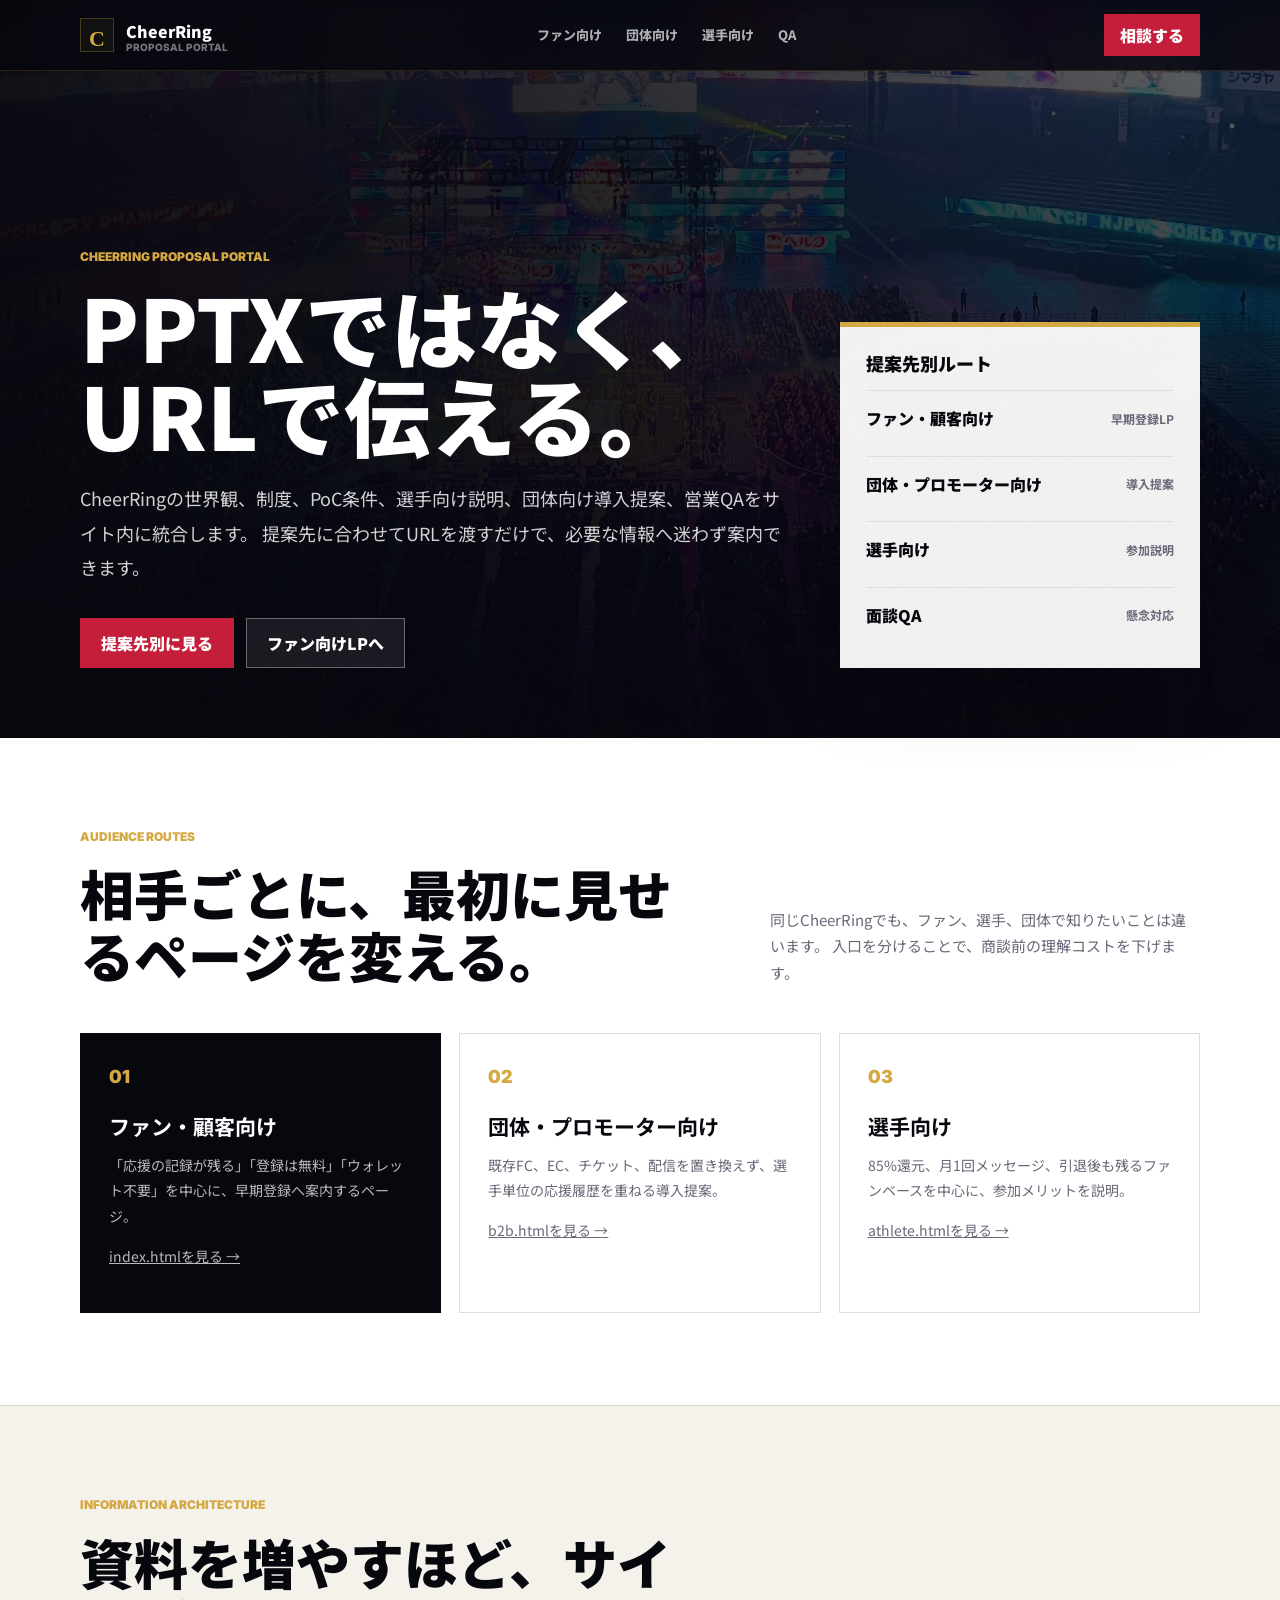
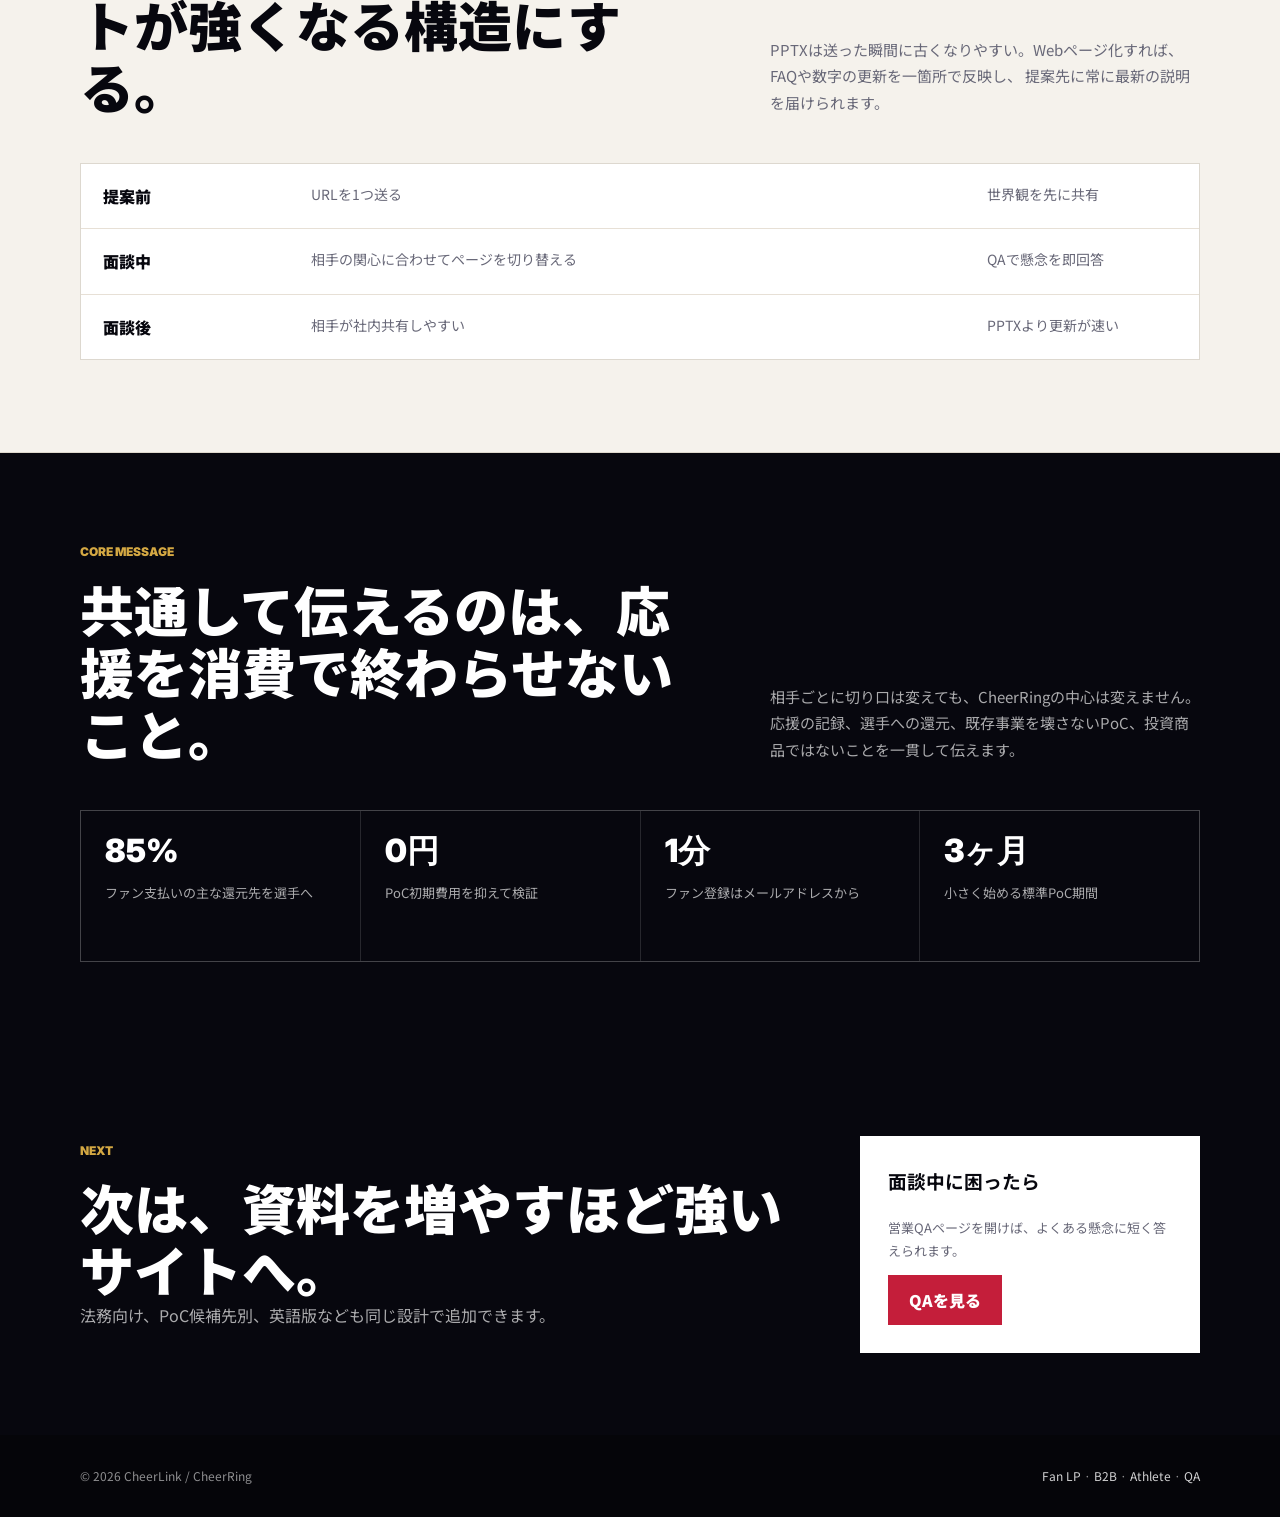
<file: proposal.html>
<!DOCTYPE html>
<html lang="ja">
<head>
  <meta charset="UTF-8">
  <meta name="viewport" content="width=device-width, initial-scale=1.0">
  <title>CheerRing Proposal Portal | 提案資料ポータル</title>
  <meta name="description" content="CheerRingの提案先別ページをまとめた資料ポータル。ファン、団体、選手、面談QAをURLで共有できます。">
  <meta property="og:title" content="CheerRing Proposal Portal">
  <meta property="og:description" content="PPTXを配る代わりに、提案先別のWeb資料をCheerRingサイト内に統合。">
  <meta property="og:image" content="hero_bg2.png">
  <link rel="preconnect" href="https://fonts.googleapis.com">
  <link rel="preconnect" href="https://fonts.gstatic.com" crossorigin>
  <link href="https://fonts.googleapis.com/css2?family=Noto+Sans+JP:wght@400;500;700;900&amp;family=Inter:wght@500;700;900&amp;display=swap" rel="stylesheet">
  <link rel="stylesheet" href="proposal.css">
</head>
<body>
  <header class="site-header">
    <div class="container header-inner">
      <a class="brand" href="index.html"><span class="brand-mark">C</span><span>CheerRing <small>proposal portal</small></span></a>
      <nav class="nav" aria-label="提案資料ナビゲーション">
        <a href="index.html">ファン向け</a>
        <a href="b2b.html">団体向け</a>
        <a href="athlete.html">選手向け</a>
        <a href="qa.html">QA</a>
      </nav>
      <a class="nav-cta" href="mailto:info@cheerlink.jp?subject=CheerRing%20%E6%8F%90%E6%A1%88%E7%9B%B8%E8%AB%87">相談する</a>
    </div>
  </header>

  <main>
    <section class="hero">
      <div class="container hero-grid">
        <div>
          <div class="kicker">CheerRing proposal portal</div>
          <h1>PPTXではなく、URLで伝える。</h1>
          <p class="hero-lead">
            CheerRingの世界観、制度、PoC条件、選手向け説明、団体向け導入提案、営業QAをサイト内に統合します。
            提案先に合わせてURLを渡すだけで、必要な情報へ迷わず案内できます。
          </p>
          <div class="actions">
            <a class="btn btn-primary" href="#routes">提案先別に見る</a>
            <a class="btn btn-secondary" href="index.html">ファン向けLPへ</a>
          </div>
        </div>
        <aside class="hero-panel">
          <h2>提案先別ルート</h2>
          <div class="route-list">
            <a href="index.html">ファン・顧客向け <span>早期登録LP</span></a>
            <a href="b2b.html">団体・プロモーター向け <span>導入提案</span></a>
            <a href="athlete.html">選手向け <span>参加説明</span></a>
            <a href="qa.html">面談QA <span>懸念対応</span></a>
          </div>
        </aside>
      </div>
    </section>

    <section class="section" id="routes">
      <div class="container">
        <div class="section-head">
          <div>
            <div class="kicker">Audience routes</div>
            <h2>相手ごとに、最初に見せるページを変える。</h2>
          </div>
          <p>
            同じCheerRingでも、ファン、選手、団体で知りたいことは違います。
            入口を分けることで、商談前の理解コストを下げます。
          </p>
        </div>

        <div class="card-grid">
          <article class="card featured">
            <span class="number">01</span>
            <h3>ファン・顧客向け</h3>
            <p>「応援の記録が残る」「登録は無料」「ウォレット不要」を中心に、早期登録へ案内するページ。</p>
            <p><a href="index.html">index.htmlを見る →</a></p>
          </article>
          <article class="card">
            <span class="number">02</span>
            <h3>団体・プロモーター向け</h3>
            <p>既存FC、EC、チケット、配信を置き換えず、選手単位の応援履歴を重ねる導入提案。</p>
            <p><a href="b2b.html">b2b.htmlを見る →</a></p>
          </article>
          <article class="card">
            <span class="number">03</span>
            <h3>選手向け</h3>
            <p>85%還元、月1回メッセージ、引退後も残るファンベースを中心に、参加メリットを説明。</p>
            <p><a href="athlete.html">athlete.htmlを見る →</a></p>
          </article>
        </div>
      </div>
    </section>

    <section class="section section-alt">
      <div class="container">
        <div class="section-head">
          <div>
            <div class="kicker">Information architecture</div>
            <h2>資料を増やすほど、サイトが強くなる構造にする。</h2>
          </div>
          <p>
            PPTXは送った瞬間に古くなりやすい。Webページ化すれば、FAQや数字の更新を一箇所で反映し、
            提案先に常に最新の説明を届けられます。
          </p>
        </div>
        <div class="table-like">
          <div class="row">
            <strong>提案前</strong>
            <span>URLを1つ送る</span>
            <span>世界観を先に共有</span>
          </div>
          <div class="row">
            <strong>面談中</strong>
            <span>相手の関心に合わせてページを切り替える</span>
            <span>QAで懸念を即回答</span>
          </div>
          <div class="row">
            <strong>面談後</strong>
            <span>相手が社内共有しやすい</span>
            <span>PPTXより更新が速い</span>
          </div>
        </div>
      </div>
    </section>

    <section class="section section-dark">
      <div class="container">
        <div class="section-head">
          <div>
            <div class="kicker">Core message</div>
            <h2>共通して伝えるのは、応援を消費で終わらせないこと。</h2>
          </div>
          <p>
            相手ごとに切り口は変えても、CheerRingの中心は変えません。
            応援の記録、選手への還元、既存事業を壊さないPoC、投資商品ではないことを一貫して伝えます。
          </p>
        </div>
        <div class="stat-band">
          <div class="stat"><strong>85%</strong><span>ファン支払いの主な還元先を選手へ</span></div>
          <div class="stat"><strong>0円</strong><span>PoC初期費用を抑えて検証</span></div>
          <div class="stat"><strong>1分</strong><span>ファン登録はメールアドレスから</span></div>
          <div class="stat"><strong>3ヶ月</strong><span>小さく始める標準PoC期間</span></div>
        </div>
      </div>
    </section>

    <section class="cta">
      <div class="container cta-grid">
        <div>
          <div class="kicker">Next</div>
          <h2>次は、資料を増やすほど強いサイトへ。</h2>
          <p>法務向け、PoC候補先別、英語版なども同じ設計で追加できます。</p>
        </div>
        <div class="cta-box">
          <h3>面談中に困ったら</h3>
          <p>営業QAページを開けば、よくある懸念に短く答えられます。</p>
          <a class="btn btn-primary" href="qa.html">QAを見る</a>
        </div>
      </div>
    </section>
  </main>

  <footer class="footer">
    <div class="container footer-inner">
      <span>© 2026 CheerLink / CheerRing</span>
      <span><a href="index.html">Fan LP</a> · <a href="b2b.html">B2B</a> · <a href="athlete.html">Athlete</a> · <a href="qa.html">QA</a></span>
    </div>
  </footer>
</body>
</html>
</file>
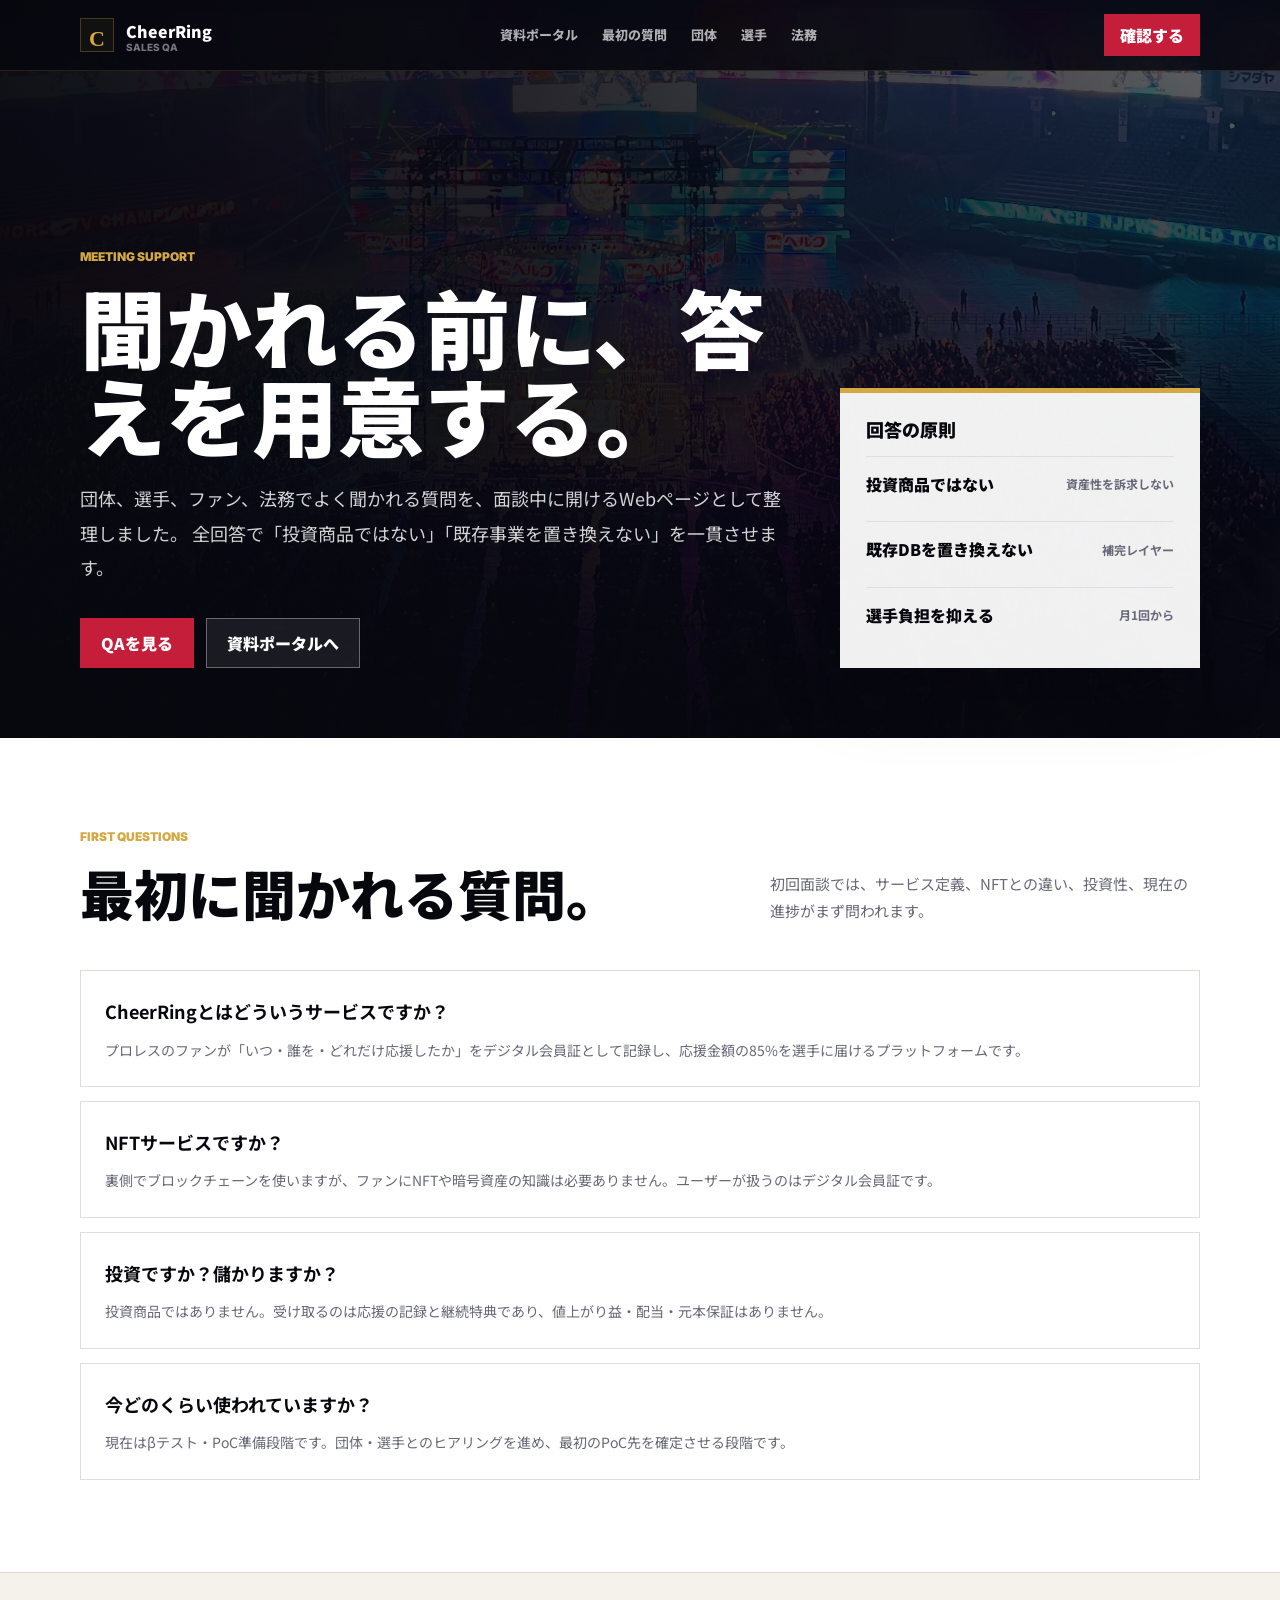
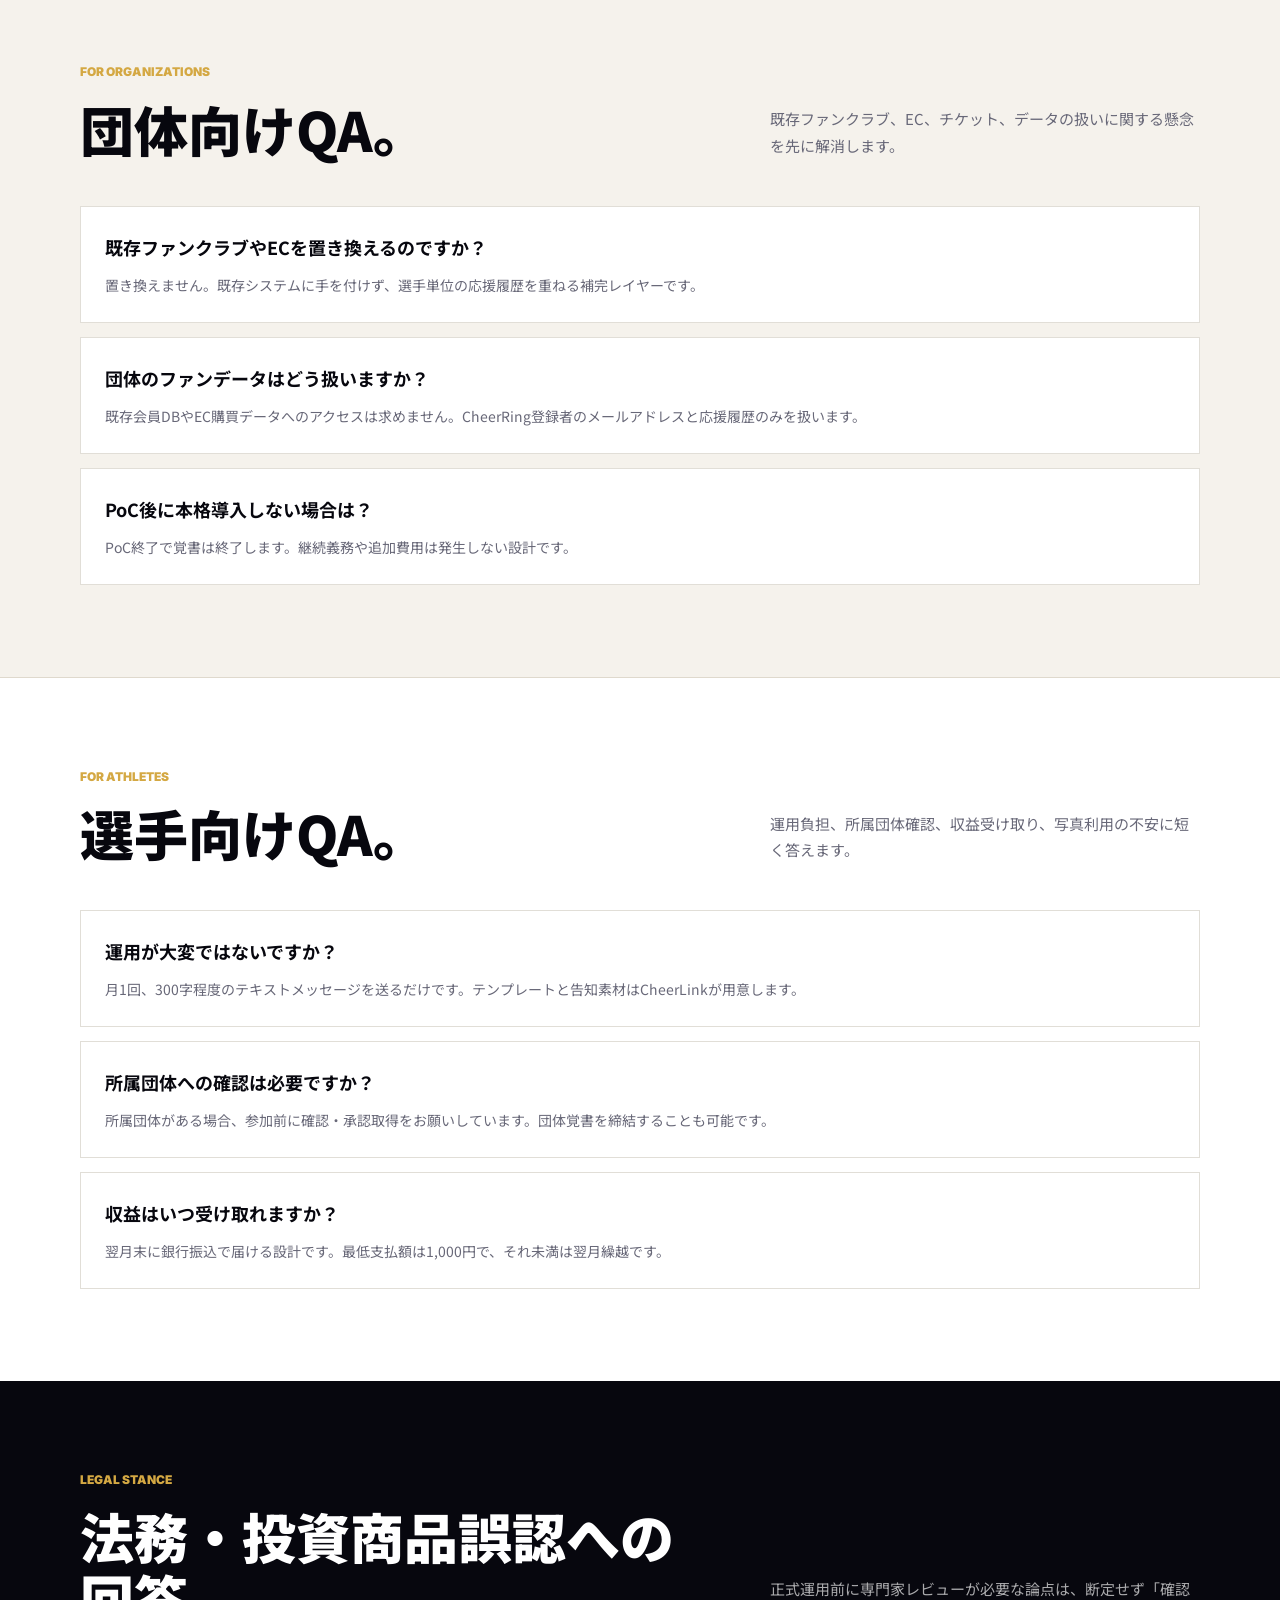
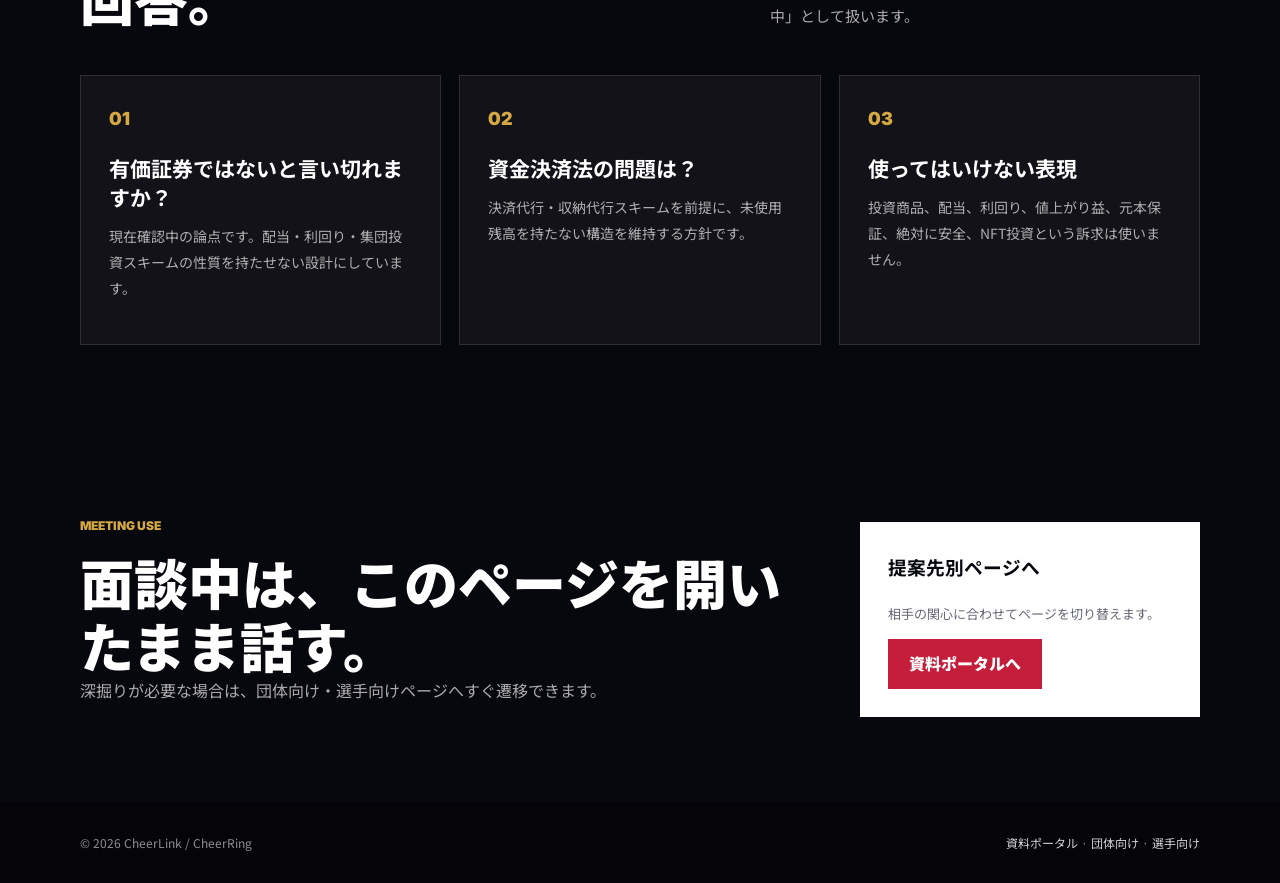
<file: qa.html>
<!DOCTYPE html>
<html lang="ja">
<head>
  <meta charset="UTF-8">
  <meta name="viewport" content="width=device-width, initial-scale=1.0">
  <title>CheerRing Sales QA | 面談・ヒアリング対応</title>
  <meta name="description" content="CheerRingの面談・ヒアリングでよく聞かれる質問と回答をまとめた営業QAページです。">
  <meta property="og:title" content="CheerRing Sales QA">
  <meta property="og:description" content="団体・選手・ファン・法務の懸念に短く答えるCheerRing営業QA。">
  <meta property="og:image" content="hero_bg2.png">
  <link rel="preconnect" href="https://fonts.googleapis.com">
  <link rel="preconnect" href="https://fonts.gstatic.com" crossorigin>
  <link href="https://fonts.googleapis.com/css2?family=Noto+Sans+JP:wght@400;500;700;900&amp;family=Inter:wght@500;700;900&amp;display=swap" rel="stylesheet">
  <link rel="stylesheet" href="proposal.css">
</head>
<body>
  <header class="site-header">
    <div class="container header-inner">
      <a class="brand" href="index.html"><span class="brand-mark">C</span><span>CheerRing <small>sales qa</small></span></a>
      <nav class="nav">
        <a href="proposal.html">資料ポータル</a>
        <a href="#first">最初の質問</a>
        <a href="#org">団体</a>
        <a href="#athlete">選手</a>
        <a href="#legal">法務</a>
      </nav>
      <a class="nav-cta" href="mailto:info@cheerlink.jp?subject=CheerRing%20QA%E7%A2%BA%E8%AA%8D">確認する</a>
    </div>
  </header>

  <main>
    <section class="hero">
      <div class="container hero-grid">
        <div>
          <div class="kicker">Meeting support</div>
          <h1>聞かれる前に、答えを用意する。</h1>
          <p class="hero-lead">
            団体、選手、ファン、法務でよく聞かれる質問を、面談中に開けるWebページとして整理しました。
            全回答で「投資商品ではない」「既存事業を置き換えない」を一貫させます。
          </p>
          <div class="actions">
            <a class="btn btn-primary" href="#first">QAを見る</a>
            <a class="btn btn-secondary" href="proposal.html">資料ポータルへ</a>
          </div>
        </div>
        <aside class="hero-panel">
          <h2>回答の原則</h2>
          <div class="route-list">
            <a href="#legal">投資商品ではない <span>資産性を訴求しない</span></a>
            <a href="#org">既存DBを置き換えない <span>補完レイヤー</span></a>
            <a href="#athlete">選手負担を抑える <span>月1回から</span></a>
          </div>
        </aside>
      </div>
    </section>

    <section class="section" id="first">
      <div class="container">
        <div class="section-head">
          <div><div class="kicker">First questions</div><h2>最初に聞かれる質問。</h2></div>
          <p>初回面談では、サービス定義、NFTとの違い、投資性、現在の進捗がまず問われます。</p>
        </div>
        <div class="qa-list">
          <article class="qa-item"><h3>CheerRingとはどういうサービスですか？</h3><p>プロレスのファンが「いつ・誰を・どれだけ応援したか」をデジタル会員証として記録し、応援金額の85%を選手に届けるプラットフォームです。</p></article>
          <article class="qa-item"><h3>NFTサービスですか？</h3><p>裏側でブロックチェーンを使いますが、ファンにNFTや暗号資産の知識は必要ありません。ユーザーが扱うのはデジタル会員証です。</p></article>
          <article class="qa-item"><h3>投資ですか？儲かりますか？</h3><p>投資商品ではありません。受け取るのは応援の記録と継続特典であり、値上がり益・配当・元本保証はありません。</p></article>
          <article class="qa-item"><h3>今どのくらい使われていますか？</h3><p>現在はβテスト・PoC準備段階です。団体・選手とのヒアリングを進め、最初のPoC先を確定させる段階です。</p></article>
        </div>
      </div>
    </section>

    <section class="section section-alt" id="org">
      <div class="container">
        <div class="section-head">
          <div><div class="kicker">For organizations</div><h2>団体向けQA。</h2></div>
          <p>既存ファンクラブ、EC、チケット、データの扱いに関する懸念を先に解消します。</p>
        </div>
        <div class="qa-list">
          <article class="qa-item"><h3>既存ファンクラブやECを置き換えるのですか？</h3><p>置き換えません。既存システムに手を付けず、選手単位の応援履歴を重ねる補完レイヤーです。</p></article>
          <article class="qa-item"><h3>団体のファンデータはどう扱いますか？</h3><p>既存会員DBやEC購買データへのアクセスは求めません。CheerRing登録者のメールアドレスと応援履歴のみを扱います。</p></article>
          <article class="qa-item"><h3>PoC後に本格導入しない場合は？</h3><p>PoC終了で覚書は終了します。継続義務や追加費用は発生しない設計です。</p></article>
        </div>
      </div>
    </section>

    <section class="section" id="athlete">
      <div class="container">
        <div class="section-head">
          <div><div class="kicker">For athletes</div><h2>選手向けQA。</h2></div>
          <p>運用負担、所属団体確認、収益受け取り、写真利用の不安に短く答えます。</p>
        </div>
        <div class="qa-list">
          <article class="qa-item"><h3>運用が大変ではないですか？</h3><p>月1回、300字程度のテキストメッセージを送るだけです。テンプレートと告知素材はCheerLinkが用意します。</p></article>
          <article class="qa-item"><h3>所属団体への確認は必要ですか？</h3><p>所属団体がある場合、参加前に確認・承認取得をお願いしています。団体覚書を締結することも可能です。</p></article>
          <article class="qa-item"><h3>収益はいつ受け取れますか？</h3><p>翌月末に銀行振込で届ける設計です。最低支払額は1,000円で、それ未満は翌月繰越です。</p></article>
        </div>
      </div>
    </section>

    <section class="section section-dark" id="legal">
      <div class="container">
        <div class="section-head">
          <div><div class="kicker">Legal stance</div><h2>法務・投資商品誤認への回答。</h2></div>
          <p>正式運用前に専門家レビューが必要な論点は、断定せず「確認中」として扱います。</p>
        </div>
        <div class="card-grid">
          <article class="card"><span class="number">01</span><h3>有価証券ではないと言い切れますか？</h3><p>現在確認中の論点です。配当・利回り・集団投資スキームの性質を持たせない設計にしています。</p></article>
          <article class="card"><span class="number">02</span><h3>資金決済法の問題は？</h3><p>決済代行・収納代行スキームを前提に、未使用残高を持たない構造を維持する方針です。</p></article>
          <article class="card"><span class="number">03</span><h3>使ってはいけない表現</h3><p>投資商品、配当、利回り、値上がり益、元本保証、絶対に安全、NFT投資という訴求は使いません。</p></article>
        </div>
      </div>
    </section>

    <section class="cta">
      <div class="container cta-grid">
        <div>
          <div class="kicker">Meeting use</div>
          <h2>面談中は、このページを開いたまま話す。</h2>
          <p>深掘りが必要な場合は、団体向け・選手向けページへすぐ遷移できます。</p>
        </div>
        <div class="cta-box">
          <h3>提案先別ページへ</h3>
          <p>相手の関心に合わせてページを切り替えます。</p>
          <a class="btn btn-primary" href="proposal.html">資料ポータルへ</a>
        </div>
      </div>
    </section>
  </main>

  <footer class="footer">
    <div class="container footer-inner">
      <span>© 2026 CheerLink / CheerRing</span>
      <span><a href="proposal.html">資料ポータル</a> · <a href="b2b.html">団体向け</a> · <a href="athlete.html">選手向け</a></span>
    </div>
  </footer>
</body>
</html>
</file>
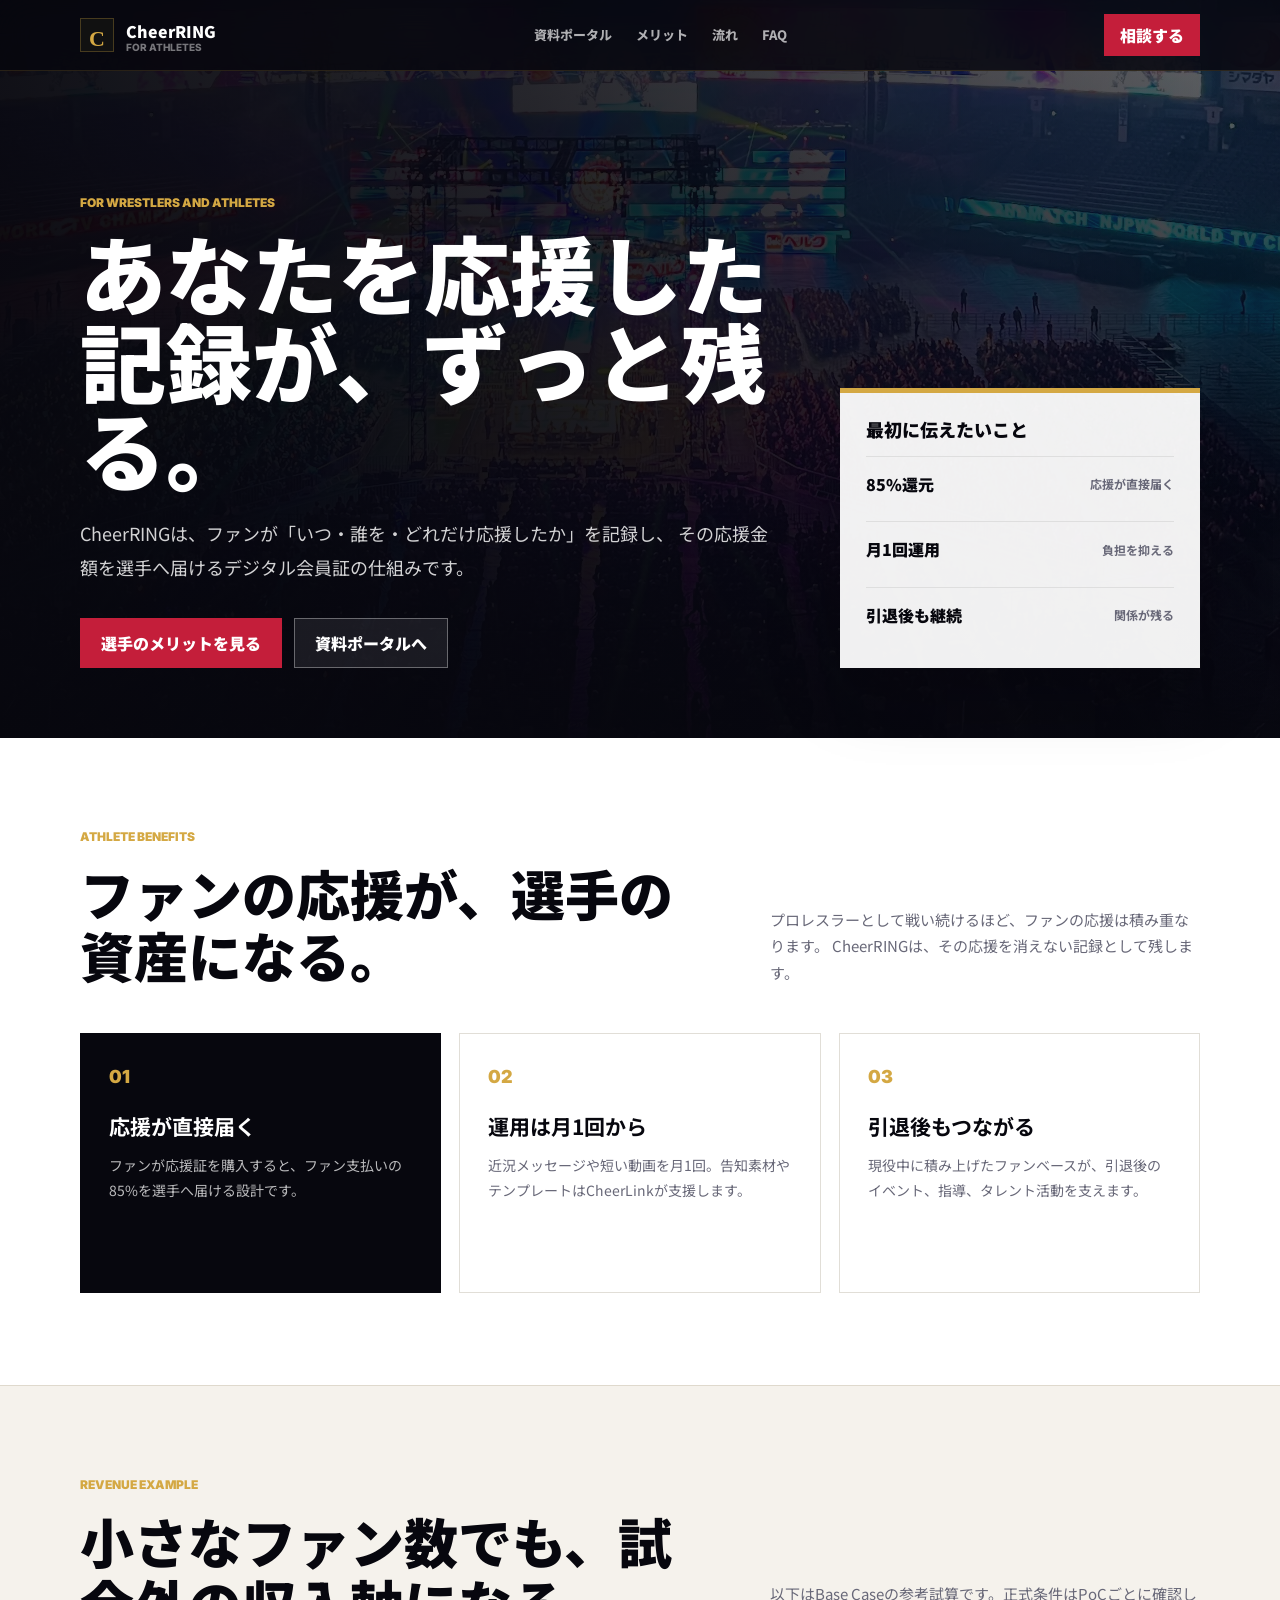
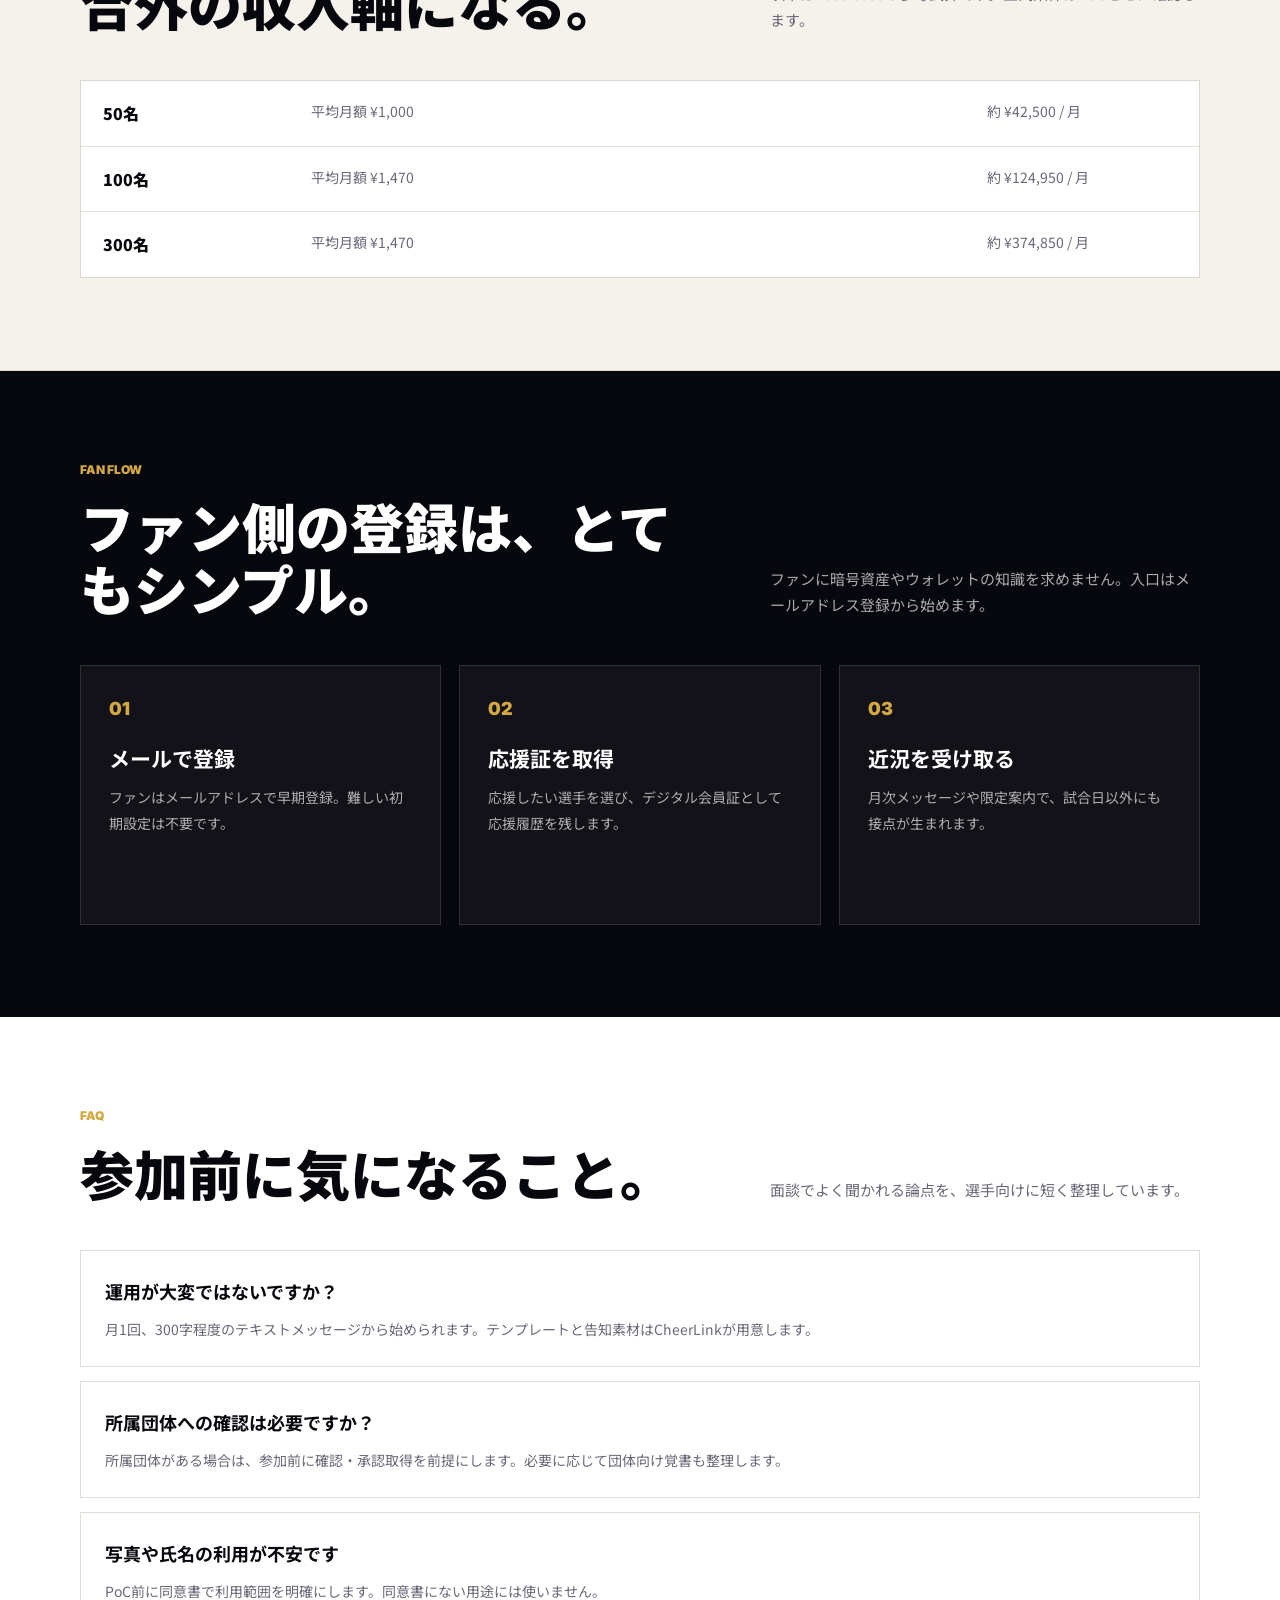
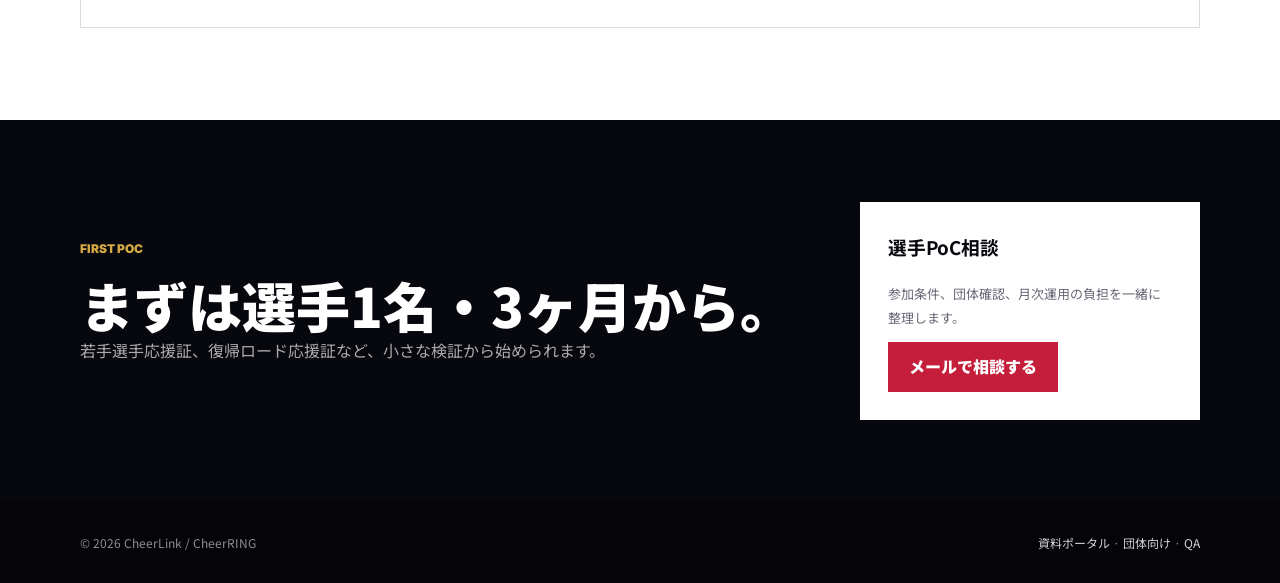
<file: html/athlete.html>
<!DOCTYPE html>
<html lang="ja">
<head>
  <meta charset="UTF-8">
  <meta name="viewport" content="width=device-width, initial-scale=1.0">
  <title>CheerRING for Athletes | 選手向け参加説明</title>
  <meta name="description" content="CheerRINGは、ファンの応援を記録し、応援金額の85%を選手へ届けるデジタル会員証サービスです。">
  <meta property="og:title" content="CheerRING for Athletes">
  <meta property="og:description" content="あなたを応援した記録が、ずっと残る。選手向けCheerRING参加説明ページ。">
  <meta property="og:image" content="../assets/images/hero_bg2.png">
  <link rel="preconnect" href="https://fonts.googleapis.com">
  <link rel="preconnect" href="https://fonts.gstatic.com" crossorigin>
  <link href="https://fonts.googleapis.com/css2?family=Noto+Sans+JP:wght@400;500;700;900&amp;family=Inter:wght@500;700;900&amp;display=swap" rel="stylesheet">
  <link rel="stylesheet" href="proposal.css">
</head>
<body>
  <header class="site-header">
    <div class="container header-inner">
      <a class="brand" href="../index.html"><span class="brand-mark">C</span><span>CheerRING <small>for athletes</small></span></a>
      <nav class="nav">
        <a href="proposal.html">資料ポータル</a>
        <a href="#benefits">メリット</a>
        <a href="#flow">流れ</a>
        <a href="#faq">FAQ</a>
      </nav>
      <a class="nav-cta" href="mailto:info@cheerlink.jp?subject=CheerRING%20%E9%81%B8%E6%89%8BPoC%E7%9B%B8%E8%AB%87">相談する</a>
    </div>
  </header>

  <main>
    <section class="hero">
      <div class="container hero-grid">
        <div>
          <div class="kicker">For wrestlers and athletes</div>
          <h1>あなたを応援した記録が、ずっと残る。</h1>
          <p class="hero-lead">
            CheerRINGは、ファンが「いつ・誰を・どれだけ応援したか」を記録し、
            その応援金額を選手へ届けるデジタル会員証の仕組みです。
          </p>
          <div class="actions">
            <a class="btn btn-primary" href="#benefits">選手のメリットを見る</a>
            <a class="btn btn-secondary" href="proposal.html">資料ポータルへ</a>
          </div>
        </div>
        <aside class="hero-panel">
          <h2>最初に伝えたいこと</h2>
          <div class="route-list">
            <a href="#revenue">85%還元 <span>応援が直接届く</span></a>
            <a href="#operation">月1回運用 <span>負担を抑える</span></a>
            <a href="#future">引退後も継続 <span>関係が残る</span></a>
          </div>
        </aside>
      </div>
    </section>

    <section class="section" id="benefits">
      <div class="container">
        <div class="section-head">
          <div>
            <div class="kicker">Athlete benefits</div>
            <h2>ファンの応援が、選手の資産になる。</h2>
          </div>
          <p>
            プロレスラーとして戦い続けるほど、ファンの応援は積み重なります。
            CheerRINGは、その応援を消えない記録として残します。
          </p>
        </div>
        <div class="card-grid">
          <article class="card featured" id="revenue">
            <span class="number">01</span>
            <h3>応援が直接届く</h3>
            <p>ファンが応援証を購入すると、ファン支払いの85%を選手へ届ける設計です。</p>
          </article>
          <article class="card" id="operation">
            <span class="number">02</span>
            <h3>運用は月1回から</h3>
            <p>近況メッセージや短い動画を月1回。告知素材やテンプレートはCheerLinkが支援します。</p>
          </article>
          <article class="card" id="future">
            <span class="number">03</span>
            <h3>引退後もつながる</h3>
            <p>現役中に積み上げたファンベースが、引退後のイベント、指導、タレント活動を支えます。</p>
          </article>
        </div>
      </div>
    </section>

    <section class="section section-alt">
      <div class="container">
        <div class="section-head">
          <div>
            <div class="kicker">Revenue example</div>
            <h2>小さなファン数でも、試合外の収入軸になる。</h2>
          </div>
          <p>以下はBase Caseの参考試算です。正式条件はPoCごとに確認します。</p>
        </div>
        <div class="table-like">
          <div class="row"><strong>50名</strong><span>平均月額 ¥1,000</span><span>約 ¥42,500 / 月</span></div>
          <div class="row"><strong>100名</strong><span>平均月額 ¥1,470</span><span>約 ¥124,950 / 月</span></div>
          <div class="row"><strong>300名</strong><span>平均月額 ¥1,470</span><span>約 ¥374,850 / 月</span></div>
        </div>
      </div>
    </section>

    <section class="section section-dark" id="flow">
      <div class="container">
        <div class="section-head">
          <div>
            <div class="kicker">Fan flow</div>
            <h2>ファン側の登録は、とてもシンプル。</h2>
          </div>
          <p>ファンに暗号資産やウォレットの知識を求めません。入口はメールアドレス登録から始めます。</p>
        </div>
        <div class="card-grid">
          <article class="card"><span class="number">01</span><h3>メールで登録</h3><p>ファンはメールアドレスで早期登録。難しい初期設定は不要です。</p></article>
          <article class="card"><span class="number">02</span><h3>応援証を取得</h3><p>応援したい選手を選び、デジタル会員証として応援履歴を残します。</p></article>
          <article class="card"><span class="number">03</span><h3>近況を受け取る</h3><p>月次メッセージや限定案内で、試合日以外にも接点が生まれます。</p></article>
        </div>
      </div>
    </section>

    <section class="section" id="faq">
      <div class="container">
        <div class="section-head">
          <div>
            <div class="kicker">FAQ</div>
            <h2>参加前に気になること。</h2>
          </div>
          <p>面談でよく聞かれる論点を、選手向けに短く整理しています。</p>
        </div>
        <div class="qa-list">
          <article class="qa-item"><h3>運用が大変ではないですか？</h3><p>月1回、300字程度のテキストメッセージから始められます。テンプレートと告知素材はCheerLinkが用意します。</p></article>
          <article class="qa-item"><h3>所属団体への確認は必要ですか？</h3><p>所属団体がある場合は、参加前に確認・承認取得を前提にします。必要に応じて団体向け覚書も整理します。</p></article>
          <article class="qa-item"><h3>写真や氏名の利用が不安です</h3><p>PoC前に同意書で利用範囲を明確にします。同意書にない用途には使いません。</p></article>
        </div>
      </div>
    </section>

    <section class="cta">
      <div class="container cta-grid">
        <div>
          <div class="kicker">First PoC</div>
          <h2>まずは選手1名・3ヶ月から。</h2>
          <p>若手選手応援証、復帰ロード応援証など、小さな検証から始められます。</p>
        </div>
        <div class="cta-box">
          <h3>選手PoC相談</h3>
          <p>参加条件、団体確認、月次運用の負担を一緒に整理します。</p>
          <a class="btn btn-primary" href="mailto:info@cheerlink.jp?subject=CheerRING%20%E9%81%B8%E6%89%8BPoC%E7%9B%B8%E8%AB%87">メールで相談する</a>
        </div>
      </div>
    </section>
  </main>

  <footer class="footer">
    <div class="container footer-inner">
      <span>© 2026 CheerLink / CheerRING</span>
      <span><a href="proposal.html">資料ポータル</a> · <a href="b2b.html">団体向け</a> · <a href="qa.html">QA</a></span>
    </div>
  </footer>
</body>
</html>
</file>
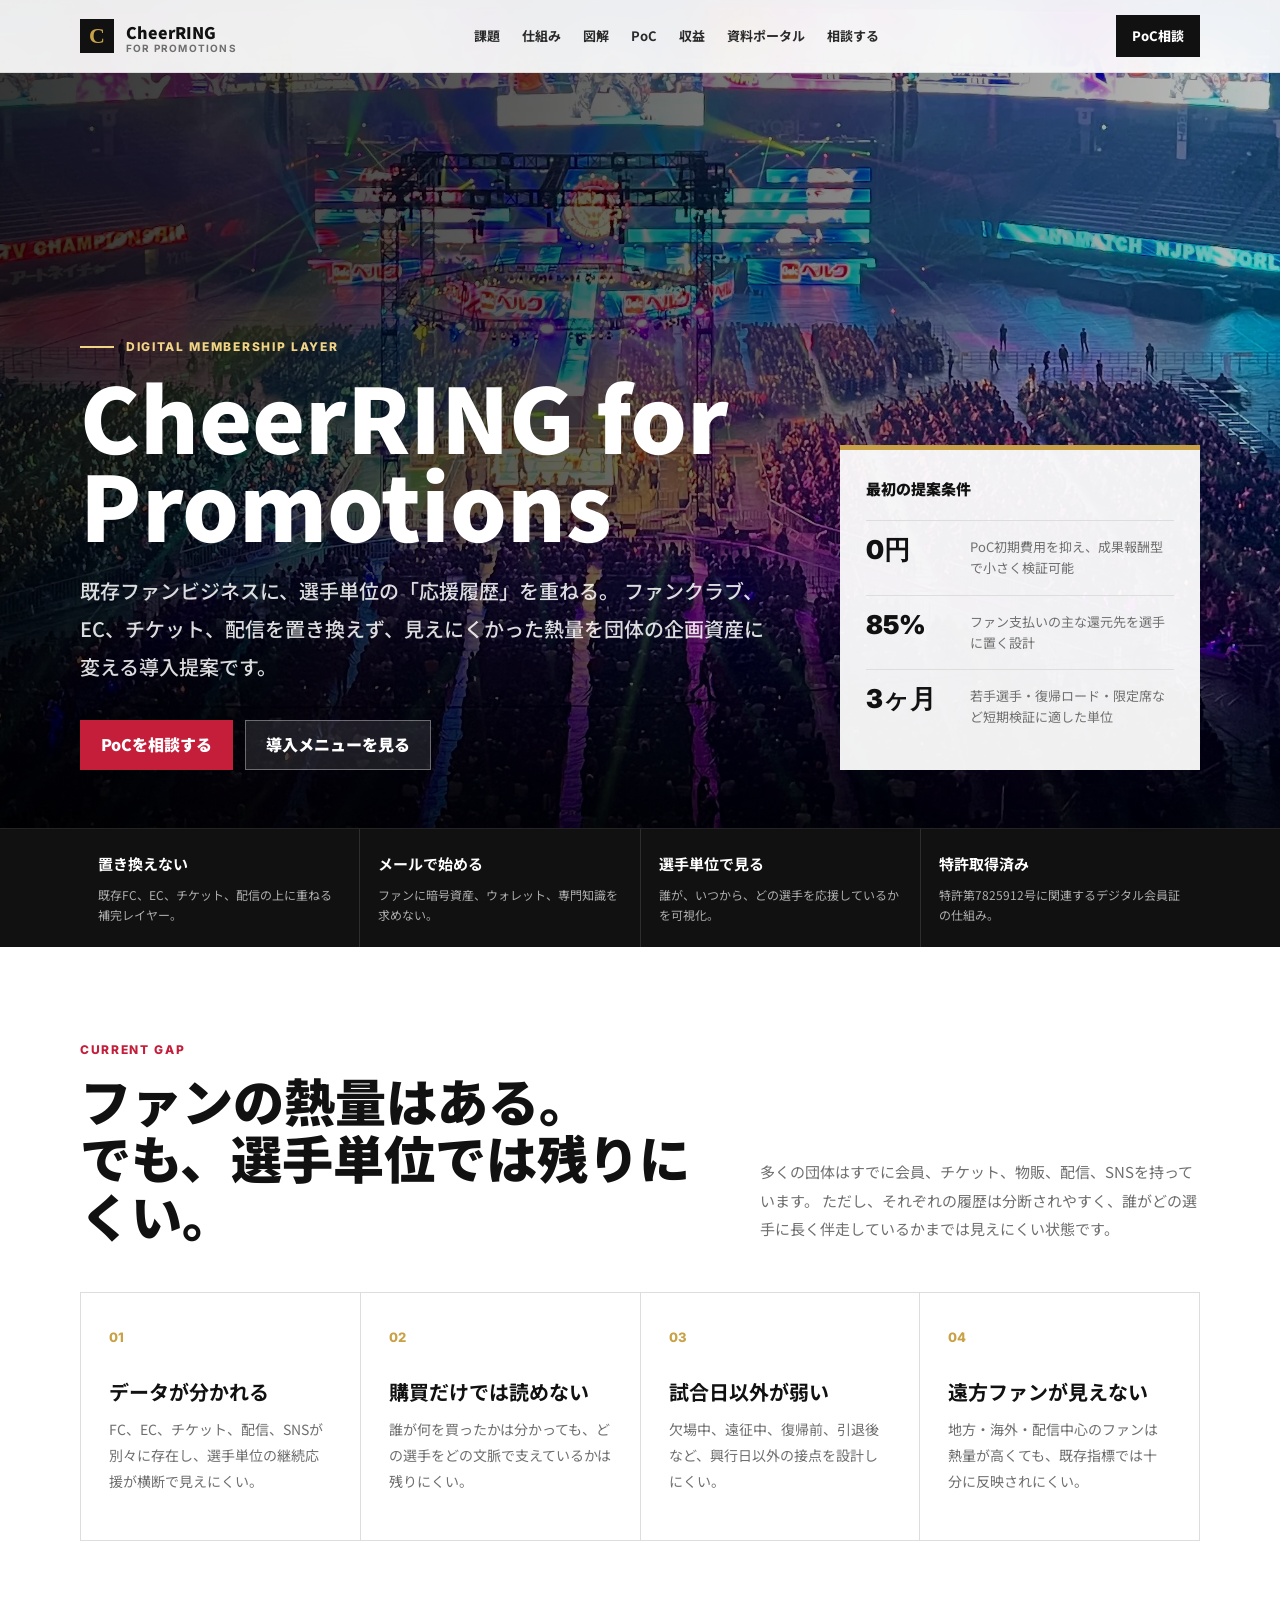
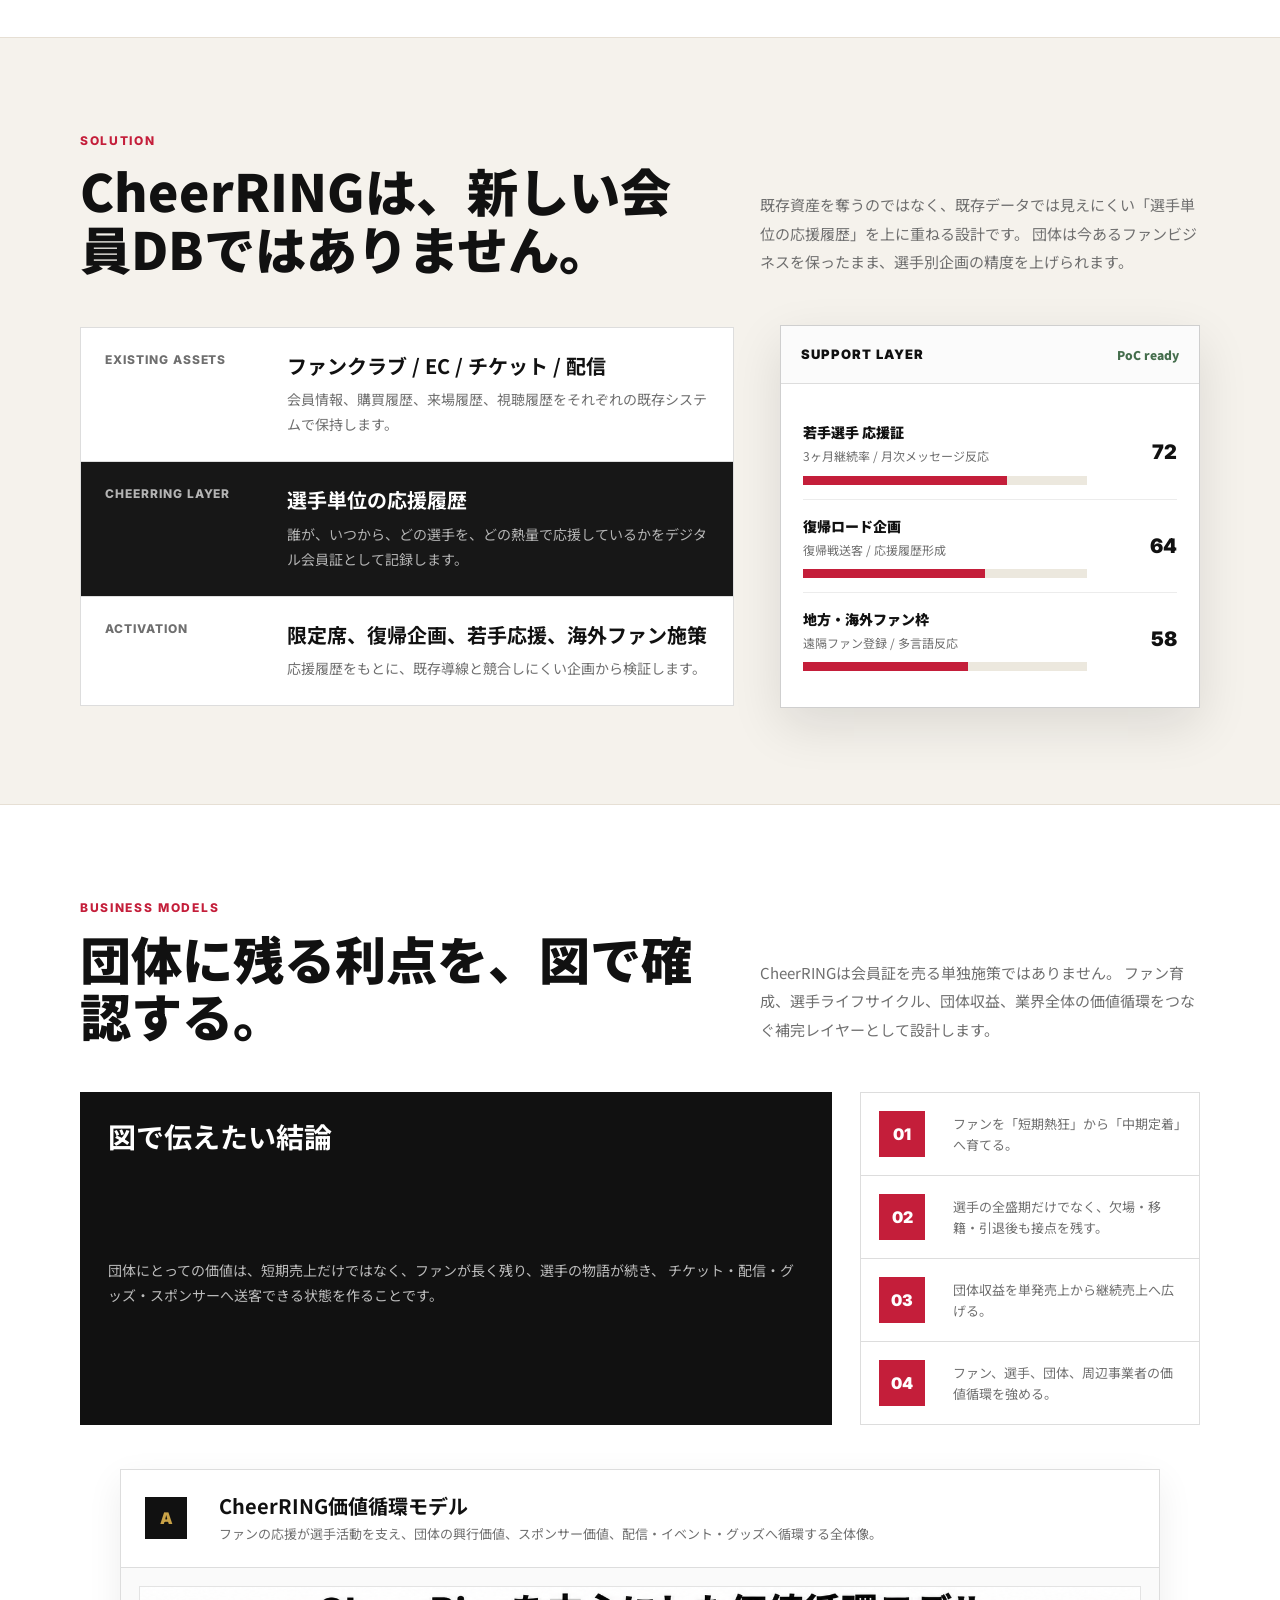
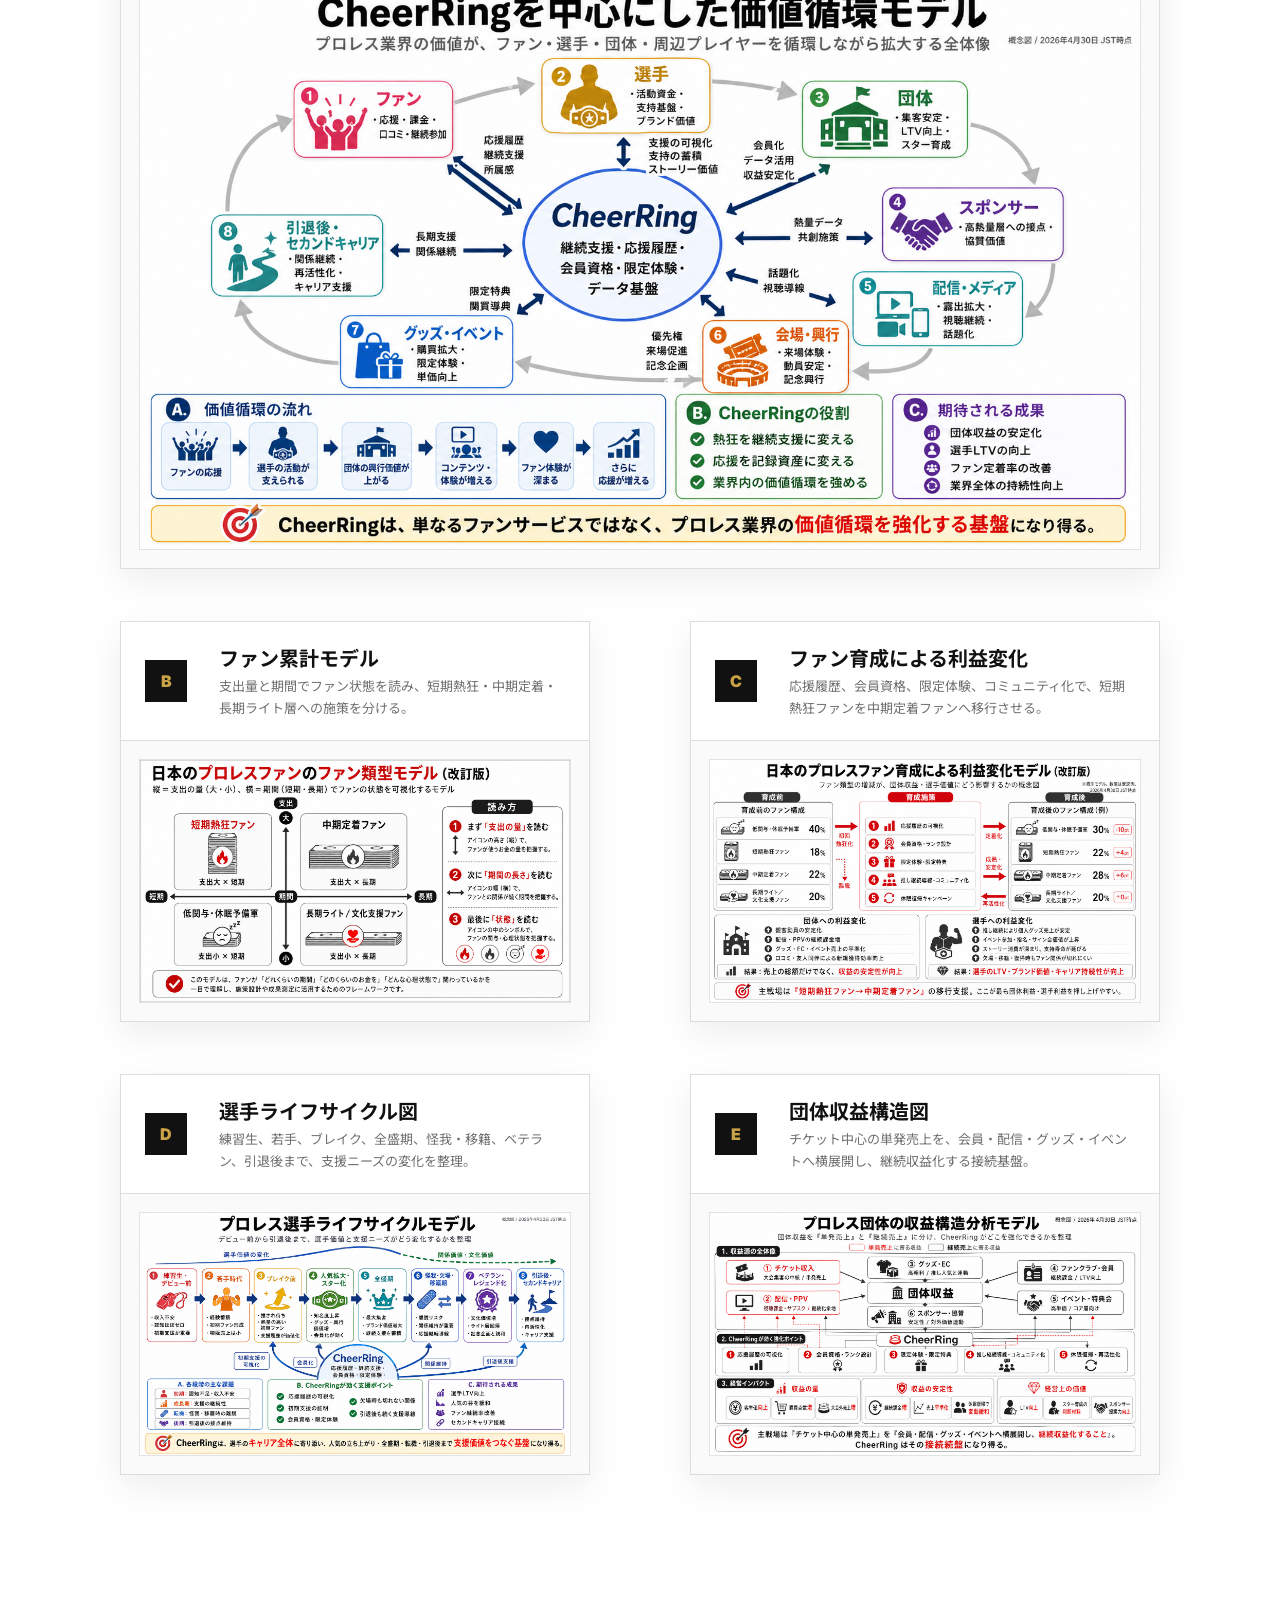
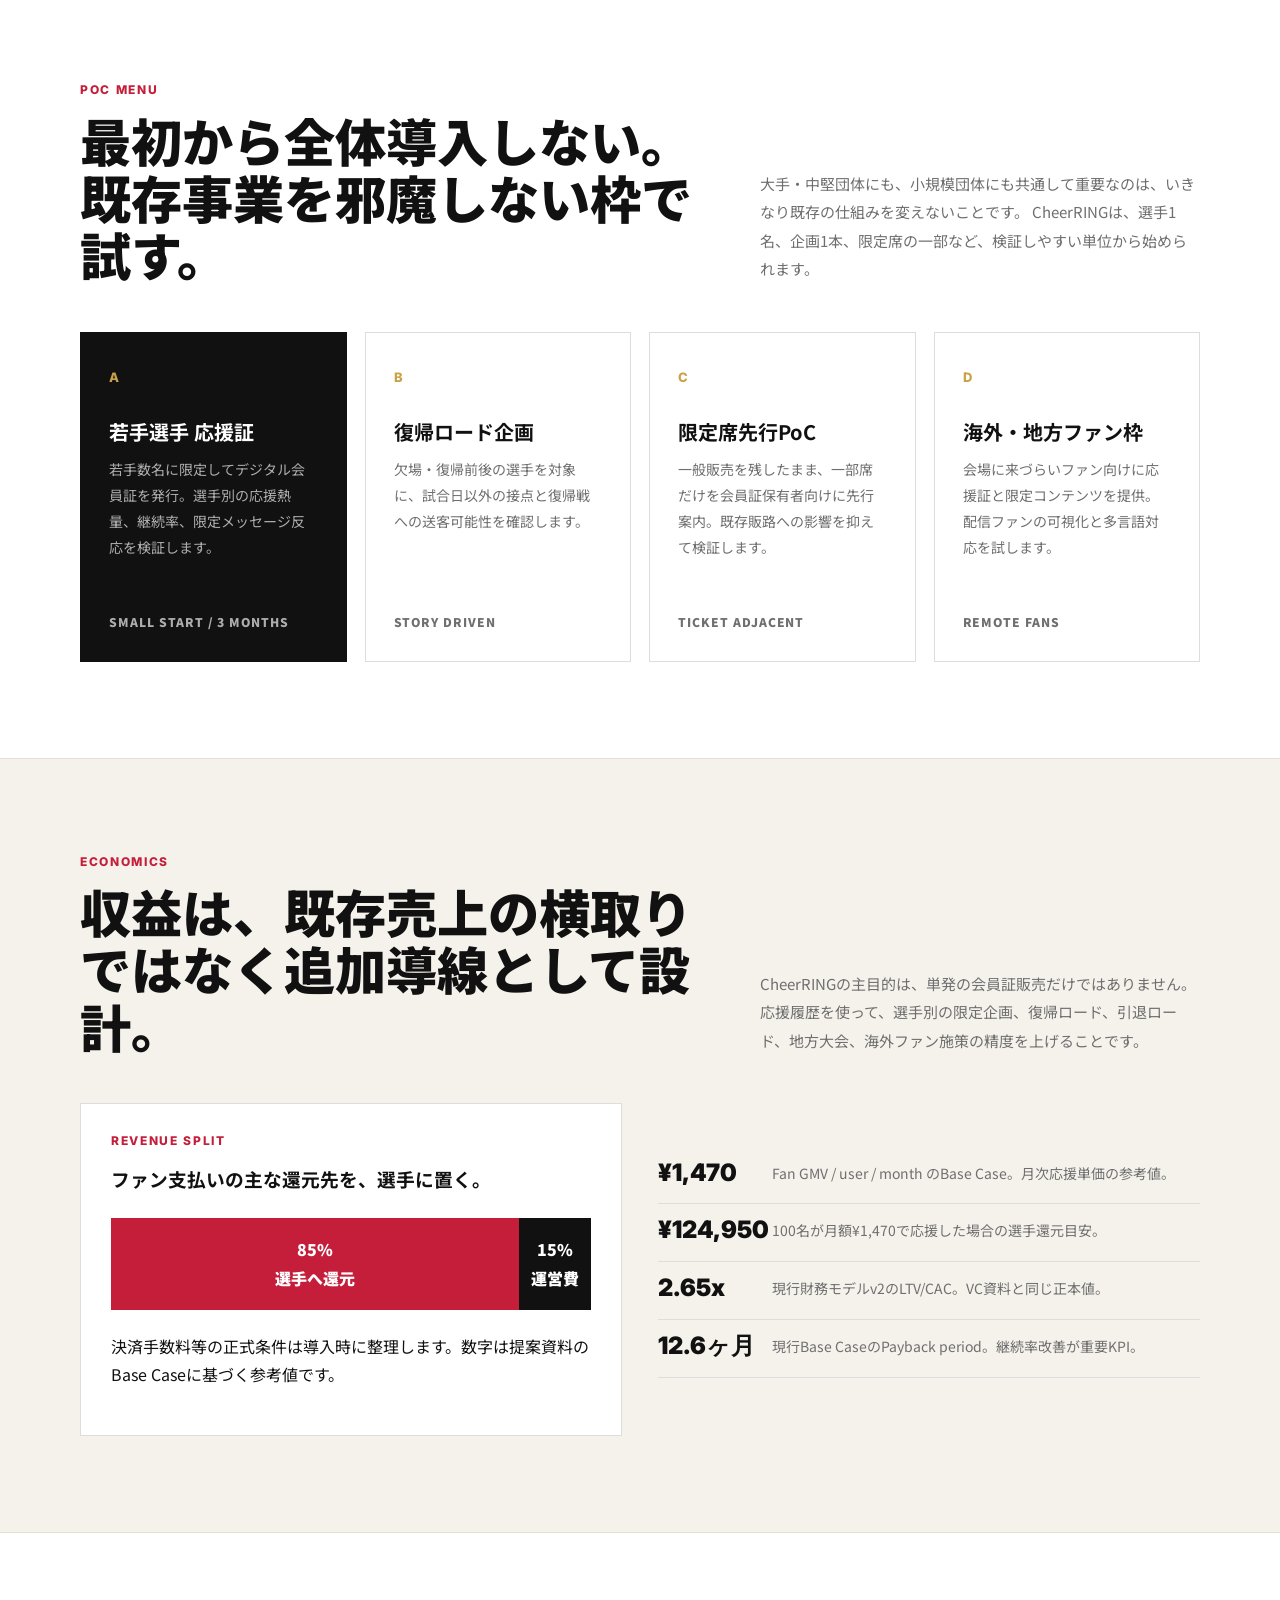
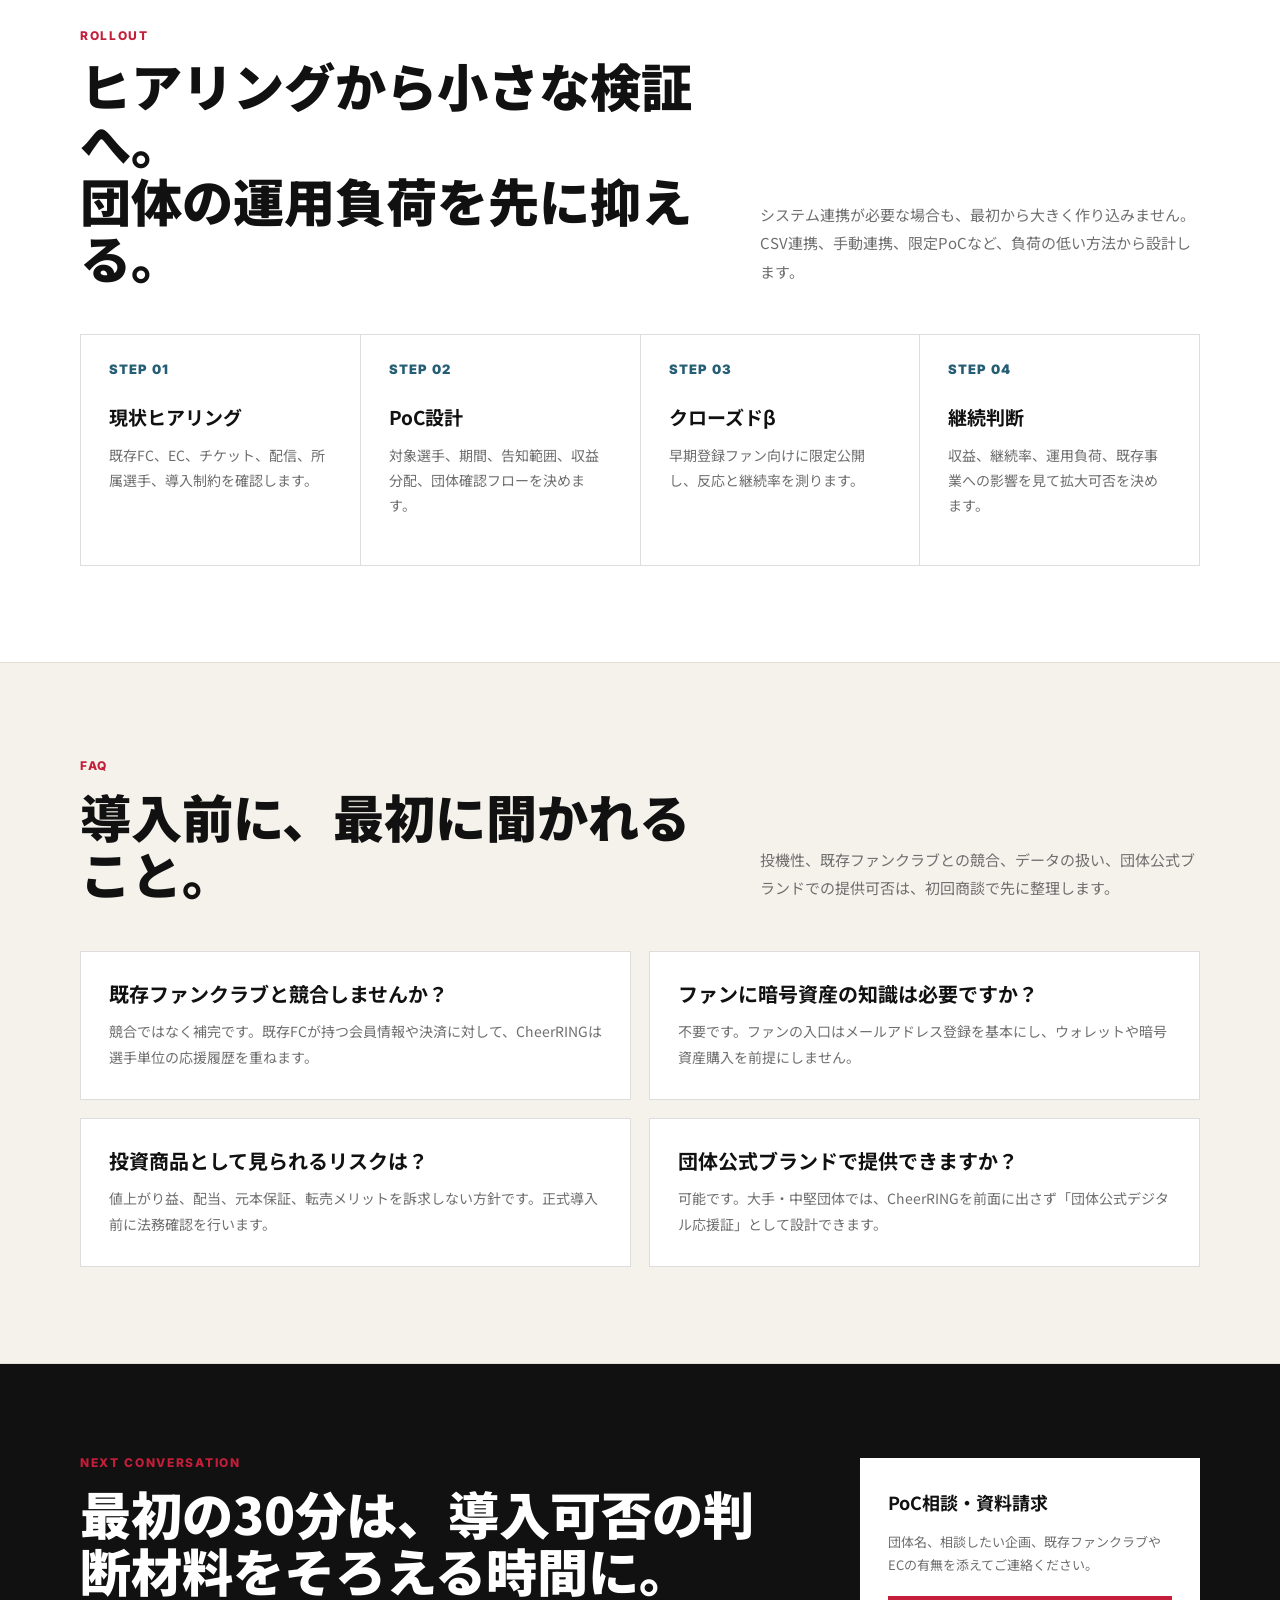
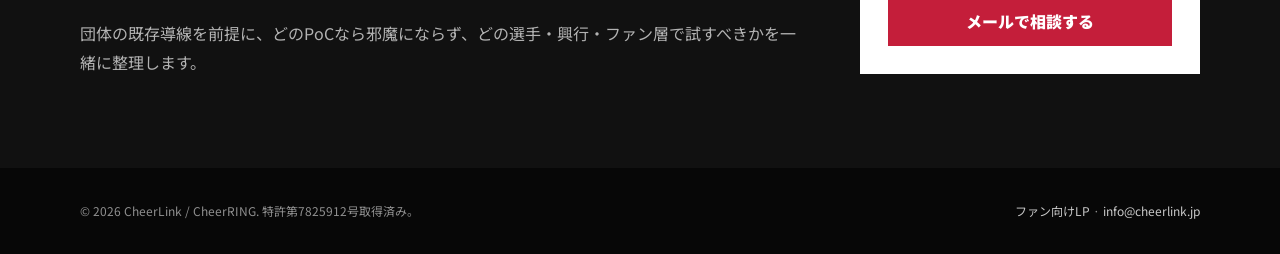
<file: html/b2b.html>
<!DOCTYPE html>
<html lang="ja">
<head>
  <meta charset="UTF-8">
  <meta name="viewport" content="width=device-width, initial-scale=1.0">
  <title>CheerRING for Promotions | 団体・プロモーター向け導入提案</title>
  <meta name="description" content="CheerRINGは、既存のファンクラブ・EC・チケット・配信を置き換えず、選手単位の応援履歴を重ねるデジタル会員証レイヤーです。小さなPoCから導入できます。">
  <meta property="og:title" content="CheerRING for Promotions | 団体・プロモーター向け導入提案">
  <meta property="og:description" content="既存ファンビジネスに、選手単位の応援履歴を重ねる。初期費用を抑えたPoCから始める団体向けCheerRING導入ページ。">
  <meta property="og:type" content="website">
  <meta property="og:image" content="../assets/images/hero_bg2.png">
  <meta name="theme-color" content="#111111">
  <link rel="preconnect" href="https://fonts.googleapis.com">
  <link rel="preconnect" href="https://fonts.gstatic.com" crossorigin>
  <link href="https://fonts.googleapis.com/css2?family=Noto+Sans+JP:wght@400;500;700;900&amp;family=Inter:wght@500;600;700;800&amp;display=swap" rel="stylesheet">
  <style>
    :root {
      --ink: #111111;
      --ink-2: #2a2a2a;
      --muted: #6f6f6f;
      --line: #dddddd;
      --paper: #ffffff;
      --soft: #f5f2ec;
      --red: #c41e3a;
      --red-dark: #96162b;
      --gold: #c9a247;
      --blue: #245d74;
      --green: #446d4c;
      --shadow: 0 18px 48px rgba(17, 17, 17, .11);
    }

    * { box-sizing: border-box; }
    html { scroll-behavior: smooth; -webkit-text-size-adjust: 100%; }
    body {
      margin: 0;
      color: var(--ink);
      background: var(--paper);
      font-family: "Noto Sans JP", system-ui, -apple-system, BlinkMacSystemFont, sans-serif;
      line-height: 1.78;
      overflow-x: hidden;
    }
    img { max-width: 100%; display: block; }
    a { color: inherit; }
    button, input, textarea { font: inherit; }

    .skip-link {
      position: absolute;
      left: 16px;
      top: -80px;
      z-index: 1000;
      background: var(--ink);
      color: #fff;
      padding: 8px 12px;
      text-decoration: none;
    }
    .skip-link:focus { top: 12px; }

    .container {
      width: min(1120px, calc(100% - 40px));
      margin: 0 auto;
    }

    .site-header {
      position: fixed;
      top: 0;
      left: 0;
      right: 0;
      z-index: 50;
      background: rgba(255, 255, 255, .92);
      border-bottom: 1px solid rgba(17, 17, 17, .09);
      backdrop-filter: blur(18px);
    }
    .header-inner {
      height: 72px;
      display: flex;
      align-items: center;
      justify-content: space-between;
      gap: 24px;
    }
    .brand {
      display: inline-flex;
      align-items: center;
      gap: 12px;
      text-decoration: none;
      font-weight: 900;
      letter-spacing: 0;
    }
    .brand-mark {
      width: 34px;
      height: 34px;
      display: grid;
      place-items: center;
      background: var(--ink);
      color: var(--gold);
      font-family: Georgia, serif;
      font-size: 22px;
      line-height: 1;
    }
    .brand small {
      display: block;
      margin-top: -4px;
      color: var(--muted);
      font: 700 10px/1.2 Inter, sans-serif;
      letter-spacing: .12em;
      text-transform: uppercase;
    }
    .nav {
      display: flex;
      align-items: center;
      gap: 22px;
      color: var(--ink-2);
      font-size: 13px;
      font-weight: 700;
    }
    .nav a {
      text-decoration: none;
      white-space: nowrap;
    }
    .header-cta {
      display: inline-flex;
      align-items: center;
      justify-content: center;
      min-height: 42px;
      padding: 0 16px;
      background: var(--ink);
      color: #fff;
      text-decoration: none;
      font-size: 13px;
      font-weight: 800;
    }

    .mobile-toggle {
      display: none;
      width: 42px;
      height: 42px;
      border: 1px solid var(--line);
      background: #fff;
      color: var(--ink);
      align-items: center;
      justify-content: center;
      cursor: pointer;
    }
    .mobile-toggle span,
    .mobile-toggle span::before,
    .mobile-toggle span::after {
      display: block;
      width: 18px;
      height: 2px;
      background: currentColor;
      content: "";
      position: relative;
    }
    .mobile-toggle span::before { position: absolute; top: -6px; }
    .mobile-toggle span::after { position: absolute; top: 6px; }

    .hero {
      min-height: 92vh;
      padding: 132px 0 58px;
      display: grid;
      align-items: end;
      position: relative;
      isolation: isolate;
      background:
        linear-gradient(90deg, rgba(0,0,0,.78) 0%, rgba(0,0,0,.62) 42%, rgba(0,0,0,.2) 100%),
        url("../assets/images/hero_bg2.webp") center / cover no-repeat;
      color: #fff;
    }
    .hero::after {
      content: "";
      position: absolute;
      left: 0;
      right: 0;
      bottom: 0;
      height: 28%;
      background: linear-gradient(180deg, transparent, rgba(0,0,0,.58));
      z-index: -1;
    }
    .hero-layout {
      display: grid;
      grid-template-columns: minmax(0, 1fr) 360px;
      gap: 56px;
      align-items: end;
    }
    .eyebrow {
      display: inline-flex;
      align-items: center;
      gap: 12px;
      margin-bottom: 18px;
      color: #f1d484;
      font: 800 12px/1.2 Inter, sans-serif;
      letter-spacing: .14em;
      text-transform: uppercase;
    }
    .eyebrow::before {
      content: "";
      width: 34px;
      height: 2px;
      background: currentColor;
    }
    h1, h2, h3, p { margin-top: 0; }
    h1 {
      max-width: 820px;
      margin-bottom: 24px;
      font-size: clamp(42px, 7vw, 92px);
      line-height: .98;
      letter-spacing: 0;
      font-weight: 900;
    }
    .hero-lead {
      max-width: 690px;
      margin-bottom: 34px;
      color: rgba(255,255,255,.86);
      font-size: clamp(16px, 2vw, 20px);
      line-height: 1.9;
      font-weight: 500;
    }
    .hero-actions {
      display: flex;
      flex-wrap: wrap;
      gap: 12px;
      align-items: center;
    }
    .btn {
      display: inline-flex;
      min-height: 50px;
      align-items: center;
      justify-content: center;
      gap: 10px;
      padding: 0 20px;
      border: 1px solid transparent;
      text-decoration: none;
      font-weight: 900;
      line-height: 1.2;
    }
    .btn-primary { background: var(--red); color: #fff; }
    .btn-primary:hover { background: var(--red-dark); }
    .btn-secondary {
      background: rgba(255,255,255,.1);
      border-color: rgba(255,255,255,.35);
      color: #fff;
    }
    .hero-panel {
      background: rgba(255,255,255,.94);
      color: var(--ink);
      box-shadow: var(--shadow);
      padding: 26px;
      border-top: 5px solid var(--gold);
    }
    .hero-panel-title {
      margin-bottom: 18px;
      font-size: 15px;
      font-weight: 900;
    }
    .metric-row {
      display: grid;
      grid-template-columns: 90px 1fr;
      gap: 14px;
      padding: 16px 0;
      border-top: 1px solid var(--line);
    }
    .metric-row strong {
      font: 900 26px/1 Inter, sans-serif;
      letter-spacing: 0;
      white-space: nowrap;
    }
    .metric-row span {
      color: var(--muted);
      font-size: 13px;
      line-height: 1.6;
    }

    .proof-strip {
      background: var(--ink);
      color: #fff;
      border-top: 1px solid rgba(255,255,255,.08);
    }
    .proof-grid {
      display: grid;
      grid-template-columns: repeat(4, 1fr);
      gap: 1px;
      background: rgba(255,255,255,.12);
    }
    .proof-item {
      min-height: 112px;
      padding: 22px 18px;
      background: var(--ink);
    }
    .proof-item strong {
      display: block;
      margin-bottom: 7px;
      color: #fff;
      font-size: 15px;
    }
    .proof-item span {
      display: block;
      color: rgba(255,255,255,.66);
      font-size: 12px;
      line-height: 1.7;
    }

    .section {
      padding: 96px 0;
    }
    .section-alt {
      background: var(--soft);
      border-top: 1px solid #e6dfd4;
      border-bottom: 1px solid #e6dfd4;
    }
    .section-head {
      display: grid;
      grid-template-columns: minmax(0, 1fr) minmax(280px, 440px);
      gap: 50px;
      align-items: end;
      margin-bottom: 48px;
    }
    .section-kicker {
      margin-bottom: 14px;
      color: var(--red);
      font: 800 12px/1.2 Inter, sans-serif;
      letter-spacing: .14em;
      text-transform: uppercase;
    }
    h2 {
      margin-bottom: 0;
      font-size: clamp(30px, 4vw, 56px);
      line-height: 1.12;
      letter-spacing: 0;
      font-weight: 900;
    }
    .section-head p {
      margin-bottom: 0;
      color: var(--muted);
      font-size: 15px;
      line-height: 1.9;
    }

    .problem-grid {
      display: grid;
      grid-template-columns: repeat(4, 1fr);
      border-top: 1px solid var(--line);
      border-left: 1px solid var(--line);
    }
    .problem-card {
      min-height: 248px;
      padding: 28px;
      border-right: 1px solid var(--line);
      border-bottom: 1px solid var(--line);
      background: #fff;
    }
    .card-number {
      display: inline-block;
      margin-bottom: 34px;
      color: var(--gold);
      font: 800 13px/1 Inter, sans-serif;
    }
    .problem-card h3,
    .poc-card h3,
    .faq h3 {
      margin-bottom: 12px;
      font-size: 20px;
      line-height: 1.38;
      letter-spacing: 0;
    }
    .problem-card p,
    .poc-card p,
    .faq p {
      margin-bottom: 0;
      color: var(--muted);
      font-size: 14px;
      line-height: 1.85;
    }

    .layer-layout {
      display: grid;
      grid-template-columns: minmax(0, 1fr) 420px;
      gap: 46px;
      align-items: center;
    }
    .layer-stack {
      border: 1px solid var(--line);
      background: #fff;
    }
    .layer {
      display: grid;
      grid-template-columns: 160px 1fr;
      gap: 22px;
      align-items: start;
      padding: 24px;
      border-bottom: 1px solid var(--line);
    }
    .layer:last-child { border-bottom: 0; }
    .layer-label {
      color: var(--muted);
      font: 800 12px/1.4 Inter, sans-serif;
      letter-spacing: .08em;
      text-transform: uppercase;
    }
    .layer h3 {
      margin-bottom: 8px;
      font-size: 20px;
      line-height: 1.38;
    }
    .layer p {
      margin-bottom: 0;
      color: var(--muted);
      font-size: 14px;
    }
    .layer.highlight {
      background: #171717;
      color: #fff;
    }
    .layer.highlight p,
    .layer.highlight .layer-label { color: rgba(255,255,255,.68); }

    .dashboard {
      border: 1px solid #cfcfcf;
      background: #fff;
      box-shadow: var(--shadow);
      overflow: hidden;
    }
    .dash-top {
      display: flex;
      align-items: center;
      justify-content: space-between;
      gap: 12px;
      padding: 18px 20px;
      border-bottom: 1px solid var(--line);
      background: #fbfbfb;
    }
    .dash-title {
      font: 900 13px/1.2 Inter, sans-serif;
      letter-spacing: .08em;
      text-transform: uppercase;
    }
    .dash-status {
      color: var(--green);
      font-size: 12px;
      font-weight: 900;
    }
    .dash-body { padding: 22px; }
    .athlete-row {
      display: grid;
      grid-template-columns: 1fr 76px;
      gap: 14px;
      align-items: center;
      padding: 14px 0;
      border-bottom: 1px solid #ececec;
    }
    .athlete-row:last-child { border-bottom: 0; }
    .bar {
      height: 9px;
      margin-top: 9px;
      background: #ece8de;
      overflow: hidden;
    }
    .bar span {
      display: block;
      height: 100%;
      background: var(--red);
    }
    .athlete-name {
      font-size: 14px;
      font-weight: 900;
    }
    .athlete-note {
      color: var(--muted);
      font-size: 12px;
    }
    .athlete-score {
      text-align: right;
      font: 900 20px/1 Inter, sans-serif;
    }

    .poc-grid {
      display: grid;
      grid-template-columns: repeat(4, 1fr);
      gap: 18px;
    }
    .poc-card {
      display: flex;
      min-height: 330px;
      flex-direction: column;
      justify-content: space-between;
      padding: 28px;
      background: #fff;
      border: 1px solid var(--line);
    }
    .poc-card.featured {
      background: var(--ink);
      color: #fff;
      border-color: var(--ink);
    }
    .poc-card.featured p,
    .poc-card.featured .poc-meta { color: rgba(255,255,255,.66); }
    .poc-meta {
      margin-top: 24px;
      color: var(--muted);
      font-size: 12px;
      font-weight: 900;
      letter-spacing: .08em;
      text-transform: uppercase;
    }

    .economics {
      display: grid;
      grid-template-columns: 1fr 1fr;
      gap: 36px;
      align-items: center;
    }
    .split-visual {
      border: 1px solid var(--line);
      background: #fff;
      padding: 30px;
    }
    .split-line {
      display: grid;
      grid-template-columns: 85fr 15fr;
      min-height: 92px;
      margin: 22px 0;
      color: #fff;
      font-weight: 900;
    }
    .split-line div {
      display: flex;
      align-items: center;
      justify-content: center;
      padding: 12px;
      text-align: center;
    }
    .split-athlete { background: var(--red); }
    .split-platform { background: var(--ink); }
    .economics-list {
      display: grid;
      gap: 14px;
    }
    .economics-item {
      display: grid;
      grid-template-columns: 96px 1fr;
      gap: 18px;
      align-items: start;
      padding-bottom: 18px;
      border-bottom: 1px solid var(--line);
    }
    .economics-item strong {
      font: 900 24px/1 Inter, sans-serif;
      white-space: nowrap;
    }
    .economics-item span {
      color: var(--muted);
      font-size: 14px;
    }

    .model-intro {
      display: grid;
      grid-template-columns: minmax(0, 1fr) 340px;
      gap: 28px;
      align-items: stretch;
      margin-bottom: 28px;
    }
    .model-summary {
      display: grid;
      gap: 14px;
      padding: 28px;
      background: var(--ink);
      color: #fff;
    }
    .model-summary h3 {
      margin-bottom: 0;
      font-size: 28px;
      line-height: 1.2;
    }
    .model-summary p {
      margin-bottom: 0;
      color: rgba(255,255,255,.72);
      font-size: 14px;
    }
    .model-points {
      display: grid;
      gap: 1px;
      background: var(--line);
      border: 1px solid var(--line);
    }
    .model-point {
      display: grid;
      grid-template-columns: 58px 1fr;
      gap: 16px;
      align-items: center;
      padding: 18px;
      background: #fff;
    }
    .model-point strong {
      display: grid;
      width: 46px;
      height: 46px;
      place-items: center;
      background: var(--red);
      color: #fff;
      font: 900 16px/1 Inter, sans-serif;
    }
    .model-point span {
      color: var(--muted);
      font-size: 13px;
      line-height: 1.65;
    }
    .model-feature {
      margin-bottom: 20px;
    }
    .model-gallery {
      display: grid;
      grid-template-columns: 1fr 1fr;
      gap: 20px;
    }
    .model-card {
      background: #fff;
      border: 1px solid var(--line);
      box-shadow: 0 12px 34px rgba(17,17,17,.07);
    }
    .model-card.wide {
      grid-column: 1 / -1;
    }
    .model-card-header {
      display: grid;
      grid-template-columns: 56px 1fr;
      gap: 18px;
      align-items: center;
      padding: 22px 24px;
      border-bottom: 1px solid var(--line);
    }
    .model-card-header strong {
      display: grid;
      width: 42px;
      height: 42px;
      place-items: center;
      background: var(--ink);
      color: var(--gold);
      font: 900 16px/1 Inter, sans-serif;
    }
    .model-card-header h3 {
      margin-bottom: 4px;
      font-size: 20px;
      line-height: 1.35;
    }
    .model-card-header p {
      margin-bottom: 0;
      color: var(--muted);
      font-size: 13px;
      line-height: 1.65;
    }
    .model-image {
      padding: 18px;
      background: #fafafa;
    }
    .model-image img {
      width: 100%;
      height: auto;
      border: 1px solid #e3e3e3;
      background: #fff;
    }

    .process {
      display: grid;
      grid-template-columns: repeat(4, 1fr);
      gap: 1px;
      background: var(--line);
      border: 1px solid var(--line);
    }
    .process-step {
      min-height: 230px;
      padding: 28px;
      background: #fff;
    }
    .process-step strong {
      display: block;
      margin-bottom: 28px;
      color: var(--blue);
      font: 900 13px/1 Inter, sans-serif;
      letter-spacing: .08em;
      text-transform: uppercase;
    }
    .process-step h3 {
      margin-bottom: 12px;
      font-size: 19px;
      line-height: 1.4;
    }
    .process-step p {
      margin-bottom: 0;
      color: var(--muted);
      font-size: 14px;
    }

    .faq-grid {
      display: grid;
      grid-template-columns: 1fr 1fr;
      gap: 18px;
    }
    .faq {
      padding: 28px;
      background: #fff;
      border: 1px solid var(--line);
    }

    .cta {
      padding: 92px 0;
      background: var(--ink);
      color: #fff;
    }
    .cta-layout {
      display: grid;
      grid-template-columns: minmax(0, 1fr) 340px;
      gap: 56px;
      align-items: center;
    }
    .cta h2 {
      margin-bottom: 20px;
      max-width: 760px;
    }
    .cta p {
      max-width: 720px;
      margin-bottom: 0;
      color: rgba(255,255,255,.68);
      font-size: 16px;
    }
    .cta-box {
      padding: 28px;
      background: #fff;
      color: var(--ink);
    }
    .cta-box strong {
      display: block;
      margin-bottom: 12px;
      font-size: 18px;
    }
    .cta-box p {
      color: var(--muted);
      font-size: 13px;
      margin-bottom: 20px;
    }
    .cta-box .btn { width: 100%; }

    .footer {
      padding: 32px 0;
      background: #070707;
      color: rgba(255,255,255,.55);
      font-size: 12px;
    }
    .footer-inner {
      display: flex;
      align-items: center;
      justify-content: space-between;
      gap: 18px;
      flex-wrap: wrap;
    }
    .footer a { color: rgba(255,255,255,.78); text-decoration: none; }

    .reveal {
      opacity: 1;
      transform: none;
      transition: opacity .55s ease, transform .55s ease;
    }
    .reveal.is-visible {
      opacity: 1;
      transform: none;
    }

    @media (max-width: 980px) {
      .mobile-toggle { display: inline-flex; }
      .nav {
        position: absolute;
        left: 20px;
        right: 20px;
        top: 76px;
        display: none;
        flex-direction: column;
        align-items: stretch;
        gap: 0;
        background: #fff;
        border: 1px solid var(--line);
        box-shadow: var(--shadow);
      }
      .nav.is-open { display: flex; }
      .nav a {
        padding: 16px;
        border-bottom: 1px solid var(--line);
      }
      .nav a:last-child { border-bottom: 0; }
      .header-cta { display: none; }
      .hero { min-height: auto; padding-top: 118px; }
      .hero-layout,
      .section-head,
      .layer-layout,
      .economics,
      .model-intro,
      .cta-layout {
        grid-template-columns: 1fr;
      }
      .hero-panel { max-width: 520px; }
      .proof-grid,
      .problem-grid,
      .poc-grid,
      .model-gallery,
      .process {
        grid-template-columns: repeat(2, 1fr);
      }
    }

    @media (max-width: 640px) {
      .container { width: min(100% - 28px, 1120px); }
      .header-inner { height: 64px; }
      .brand small { display: none; }
      .hero {
        padding: 104px 0 40px;
        background-position: center top;
      }
      h1 { font-size: 42px; }
      .hero-lead { font-size: 15px; }
      .hero-actions { align-items: stretch; }
      .btn { width: 100%; }
      .metric-row { grid-template-columns: 1fr; gap: 6px; }
      .section { padding: 72px 0; }
      .section-head { gap: 20px; margin-bottom: 32px; }
      .proof-grid,
      .problem-grid,
      .poc-grid,
      .process,
      .faq-grid {
        grid-template-columns: 1fr;
      }
      .problem-card,
      .poc-card,
      .process-step {
        min-height: auto;
      }
      .layer { grid-template-columns: 1fr; }
      .split-line { grid-template-columns: 1fr; }
      .model-gallery { grid-template-columns: 1fr; }
      .model-card.wide { grid-column: auto; }
      .model-card-header,
      .model-point { grid-template-columns: 1fr; }
      .economics-item { grid-template-columns: 1fr; gap: 6px; }
      .footer-inner { align-items: flex-start; flex-direction: column; }
    }

    @media (prefers-reduced-motion: reduce) {
      html { scroll-behavior: auto; }
      .reveal { opacity: 1; transform: none; transition: none; }
    }
  </style>
</head>
<body>
  <a class="skip-link" href="#main">本文へ移動</a>

  <header class="site-header" aria-label="サイトヘッダー">
    <div class="container header-inner">
      <a class="brand" href="../index.html" aria-label="CheerRING トップへ">
        <span class="brand-mark">C</span>
        <span>CheerRING <small>for promotions</small></span>
      </a>
      <button class="mobile-toggle" type="button" aria-label="メニューを開く" aria-expanded="false">
        <span></span>
      </button>
      <nav class="nav" aria-label="ページ内ナビゲーション">
        <a href="#problem">課題</a>
        <a href="#solution">仕組み</a>
        <a href="#models">図解</a>
        <a href="#poc">PoC</a>
        <a href="#economics">収益</a>
        <a href="proposal.html">資料ポータル</a>
        <a href="#contact">相談する</a>
      </nav>
      <a class="header-cta" href="mailto:info@cheerlink.jp?subject=CheerRING%20PoC%E7%9B%B8%E8%AB%87">PoC相談</a>
    </div>
  </header>

  <main id="main">
    <section class="hero">
      <div class="container hero-layout">
        <div>
          <div class="eyebrow">Digital membership layer</div>
          <h1>CheerRING for Promotions</h1>
          <p class="hero-lead">
            既存ファンビジネスに、選手単位の「応援履歴」を重ねる。
            ファンクラブ、EC、チケット、配信を置き換えず、見えにくかった熱量を団体の企画資産に変える導入提案です。
          </p>
          <div class="hero-actions">
            <a class="btn btn-primary" href="mailto:info@cheerlink.jp?subject=CheerRING%20PoC%E7%9B%B8%E8%AB%87&amp;body=%E5%9B%A3%E4%BD%93%E5%90%8D%3A%0A%E3%81%94%E6%8B%85%E5%BD%93%E8%80%85%E5%90%8D%3A%0A%E7%9B%B8%E8%AB%87%E3%81%97%E3%81%9F%E3%81%84PoC%3A%0A">PoCを相談する</a>
            <a class="btn btn-secondary" href="#poc">導入メニューを見る</a>
          </div>
        </div>
        <aside class="hero-panel reveal" aria-label="主要条件">
          <div class="hero-panel-title">最初の提案条件</div>
          <div class="metric-row">
            <strong>0円</strong>
            <span>PoC初期費用を抑え、成果報酬型で小さく検証可能</span>
          </div>
          <div class="metric-row">
            <strong>85%</strong>
            <span>ファン支払いの主な還元先を選手に置く設計</span>
          </div>
          <div class="metric-row">
            <strong>3ヶ月</strong>
            <span>若手選手・復帰ロード・限定席など短期検証に適した単位</span>
          </div>
        </aside>
      </div>
    </section>

    <section class="proof-strip" aria-label="CheerRINGの前提条件">
      <div class="container proof-grid">
        <div class="proof-item">
          <strong>置き換えない</strong>
          <span>既存FC、EC、チケット、配信の上に重ねる補完レイヤー。</span>
        </div>
        <div class="proof-item">
          <strong>メールで始める</strong>
          <span>ファンに暗号資産、ウォレット、専門知識を求めない。</span>
        </div>
        <div class="proof-item">
          <strong>選手単位で見る</strong>
          <span>誰が、いつから、どの選手を応援しているかを可視化。</span>
        </div>
        <div class="proof-item">
          <strong>特許取得済み</strong>
          <span>特許第7825912号に関連するデジタル会員証の仕組み。</span>
        </div>
      </div>
    </section>

    <section class="section" id="problem">
      <div class="container">
        <div class="section-head reveal">
          <div>
            <div class="section-kicker">Current gap</div>
            <h2>ファンの熱量はある。<br>でも、選手単位では残りにくい。</h2>
          </div>
          <p>
            多くの団体はすでに会員、チケット、物販、配信、SNSを持っています。
            ただし、それぞれの履歴は分断されやすく、誰がどの選手に長く伴走しているかまでは見えにくい状態です。
          </p>
        </div>

        <div class="problem-grid">
          <article class="problem-card reveal">
            <span class="card-number">01</span>
            <h3>データが分かれる</h3>
            <p>FC、EC、チケット、配信、SNSが別々に存在し、選手単位の継続応援が横断で見えにくい。</p>
          </article>
          <article class="problem-card reveal">
            <span class="card-number">02</span>
            <h3>購買だけでは読めない</h3>
            <p>誰が何を買ったかは分かっても、どの選手をどの文脈で支えているかは残りにくい。</p>
          </article>
          <article class="problem-card reveal">
            <span class="card-number">03</span>
            <h3>試合日以外が弱い</h3>
            <p>欠場中、遠征中、復帰前、引退後など、興行日以外の接点を設計しにくい。</p>
          </article>
          <article class="problem-card reveal">
            <span class="card-number">04</span>
            <h3>遠方ファンが見えない</h3>
            <p>地方・海外・配信中心のファンは熱量が高くても、既存指標では十分に反映されにくい。</p>
          </article>
        </div>
      </div>
    </section>

    <section class="section section-alt" id="solution">
      <div class="container">
        <div class="section-head reveal">
          <div>
            <div class="section-kicker">Solution</div>
            <h2>CheerRINGは、新しい会員DBではありません。</h2>
          </div>
          <p>
            既存資産を奪うのではなく、既存データでは見えにくい「選手単位の応援履歴」を上に重ねる設計です。
            団体は今あるファンビジネスを保ったまま、選手別企画の精度を上げられます。
          </p>
        </div>

        <div class="layer-layout">
          <div class="layer-stack reveal">
            <div class="layer">
              <div class="layer-label">Existing assets</div>
              <div>
                <h3>ファンクラブ / EC / チケット / 配信</h3>
                <p>会員情報、購買履歴、来場履歴、視聴履歴をそれぞれの既存システムで保持します。</p>
              </div>
            </div>
            <div class="layer highlight">
              <div class="layer-label">CheerRING layer</div>
              <div>
                <h3>選手単位の応援履歴</h3>
                <p>誰が、いつから、どの選手を、どの熱量で応援しているかをデジタル会員証として記録します。</p>
              </div>
            </div>
            <div class="layer">
              <div class="layer-label">Activation</div>
              <div>
                <h3>限定席、復帰企画、若手応援、海外ファン施策</h3>
                <p>応援履歴をもとに、既存導線と競合しにくい企画から検証します。</p>
              </div>
            </div>
          </div>

          <aside class="dashboard reveal" aria-label="応援履歴ダッシュボードのイメージ">
            <div class="dash-top">
              <div class="dash-title">Support layer</div>
              <div class="dash-status">PoC ready</div>
            </div>
            <div class="dash-body">
              <div class="athlete-row">
                <div>
                  <div class="athlete-name">若手選手 応援証</div>
                  <div class="athlete-note">3ヶ月継続率 / 月次メッセージ反応</div>
                  <div class="bar"><span style="width: 72%"></span></div>
                </div>
                <div class="athlete-score">72</div>
              </div>
              <div class="athlete-row">
                <div>
                  <div class="athlete-name">復帰ロード企画</div>
                  <div class="athlete-note">復帰戦送客 / 応援履歴形成</div>
                  <div class="bar"><span style="width: 64%"></span></div>
                </div>
                <div class="athlete-score">64</div>
              </div>
              <div class="athlete-row">
                <div>
                  <div class="athlete-name">地方・海外ファン枠</div>
                  <div class="athlete-note">遠隔ファン登録 / 多言語反応</div>
                  <div class="bar"><span style="width: 58%"></span></div>
                </div>
                <div class="athlete-score">58</div>
              </div>
            </div>
          </aside>
        </div>
      </div>
    </section>

    <section class="section" id="models">
      <div class="container">
        <div class="section-head reveal">
          <div>
            <div class="section-kicker">Business models</div>
            <h2>団体に残る利点を、図で確認する。</h2>
          </div>
          <p>
            CheerRINGは会員証を売る単独施策ではありません。
            ファン育成、選手ライフサイクル、団体収益、業界全体の価値循環をつなぐ補完レイヤーとして設計します。
          </p>
        </div>

        <div class="model-intro">
          <div class="model-summary reveal">
            <h3>図で伝えたい結論</h3>
            <p>
              団体にとっての価値は、短期売上だけではなく、ファンが長く残り、選手の物語が続き、
              チケット・配信・グッズ・スポンサーへ送客できる状態を作ることです。
            </p>
          </div>
          <div class="model-points reveal" aria-label="団体向け図解の読み方">
            <div class="model-point"><strong>01</strong><span>ファンを「短期熱狂」から「中期定着」へ育てる。</span></div>
            <div class="model-point"><strong>02</strong><span>選手の全盛期だけでなく、欠場・移籍・引退後も接点を残す。</span></div>
            <div class="model-point"><strong>03</strong><span>団体収益を単発売上から継続売上へ広げる。</span></div>
            <div class="model-point"><strong>04</strong><span>ファン、選手、団体、周辺事業者の価値循環を強める。</span></div>
          </div>
        </div>

        <div class="model-gallery">
          <figure class="model-card wide reveal">
            <figcaption class="model-card-header">
              <strong>A</strong>
              <div>
                <h3>CheerRING価値循環モデル</h3>
                <p>ファンの応援が選手活動を支え、団体の興行価値、スポンサー価値、配信・イベント・グッズへ循環する全体像。</p>
              </div>
            </figcaption>
            <div class="model-image">
              <img src="../assets/models/cheerring-value-loop.jpg" alt="CheerRINGを中心にした価値循環モデル" loading="lazy" decoding="async">
            </div>
          </figure>

          <figure class="model-card reveal">
            <figcaption class="model-card-header">
              <strong>B</strong>
              <div>
                <h3>ファン累計モデル</h3>
                <p>支出量と期間でファン状態を読み、短期熱狂・中期定着・長期ライト層への施策を分ける。</p>
              </div>
            </figcaption>
            <div class="model-image">
              <img src="../assets/models/fan-cumulative-model.jpg" alt="プロレスファンのファン類型モデル" loading="lazy" decoding="async">
            </div>
          </figure>

          <figure class="model-card reveal">
            <figcaption class="model-card-header">
              <strong>C</strong>
              <div>
                <h3>ファン育成による利益変化</h3>
                <p>応援履歴、会員資格、限定体験、コミュニティ化で、短期熱狂ファンを中期定着ファンへ移行させる。</p>
              </div>
            </figcaption>
            <div class="model-image">
              <img src="../assets/models/fan-development-profit-model.jpg" alt="プロレスファン育成による利益変化モデル" loading="lazy" decoding="async">
            </div>
          </figure>

          <figure class="model-card reveal">
            <figcaption class="model-card-header">
              <strong>D</strong>
              <div>
                <h3>選手ライフサイクル図</h3>
                <p>練習生、若手、ブレイク、全盛期、怪我・移籍、ベテラン、引退後まで、支援ニーズの変化を整理。</p>
              </div>
            </figcaption>
            <div class="model-image">
              <img src="../assets/models/wrestler-lifecycle-model.jpg" alt="プロレス選手ライフサイクルモデル" loading="lazy" decoding="async">
            </div>
          </figure>

          <figure class="model-card reveal">
            <figcaption class="model-card-header">
              <strong>E</strong>
              <div>
                <h3>団体収益構造図</h3>
                <p>チケット中心の単発売上を、会員・配信・グッズ・イベントへ横展開し、継続収益化する接続基盤。</p>
              </div>
            </figcaption>
            <div class="model-image">
              <img src="../assets/models/promotion-revenue-structure.jpg" alt="プロレス団体の収益構造分析モデル" loading="lazy" decoding="async">
            </div>
          </figure>
        </div>
      </div>
    </section>

    <section class="section" id="poc">
      <div class="container">
        <div class="section-head reveal">
          <div>
            <div class="section-kicker">PoC menu</div>
            <h2>最初から全体導入しない。<br>既存事業を邪魔しない枠で試す。</h2>
          </div>
          <p>
            大手・中堅団体にも、小規模団体にも共通して重要なのは、いきなり既存の仕組みを変えないことです。
            CheerRINGは、選手1名、企画1本、限定席の一部など、検証しやすい単位から始められます。
          </p>
        </div>

        <div class="poc-grid">
          <article class="poc-card featured reveal">
            <div>
              <span class="card-number">A</span>
              <h3>若手選手 応援証</h3>
              <p>若手数名に限定してデジタル会員証を発行。選手別の応援熱量、継続率、限定メッセージ反応を検証します。</p>
            </div>
            <div class="poc-meta">Small start / 3 months</div>
          </article>
          <article class="poc-card reveal">
            <div>
              <span class="card-number">B</span>
              <h3>復帰ロード企画</h3>
              <p>欠場・復帰前後の選手を対象に、試合日以外の接点と復帰戦への送客可能性を確認します。</p>
            </div>
            <div class="poc-meta">Story driven</div>
          </article>
          <article class="poc-card reveal">
            <div>
              <span class="card-number">C</span>
              <h3>限定席先行PoC</h3>
              <p>一般販売を残したまま、一部席だけを会員証保有者向けに先行案内。既存販路への影響を抑えて検証します。</p>
            </div>
            <div class="poc-meta">Ticket adjacent</div>
          </article>
          <article class="poc-card reveal">
            <div>
              <span class="card-number">D</span>
              <h3>海外・地方ファン枠</h3>
              <p>会場に来づらいファン向けに応援証と限定コンテンツを提供。配信ファンの可視化と多言語対応を試します。</p>
            </div>
            <div class="poc-meta">Remote fans</div>
          </article>
        </div>
      </div>
    </section>

    <section class="section section-alt" id="economics">
      <div class="container">
        <div class="section-head reveal">
          <div>
            <div class="section-kicker">Economics</div>
            <h2>収益は、既存売上の横取りではなく追加導線として設計。</h2>
          </div>
          <p>
            CheerRINGの主目的は、単発の会員証販売だけではありません。
            応援履歴を使って、選手別の限定企画、復帰ロード、引退ロード、地方大会、海外ファン施策の精度を上げることです。
          </p>
        </div>

        <div class="economics">
          <div class="split-visual reveal">
            <div class="section-kicker">Revenue split</div>
            <h3>ファン支払いの主な還元先を、選手に置く。</h3>
            <div class="split-line" aria-label="85%が選手、15%がCheerLink">
              <div class="split-athlete">85%<br>選手へ還元</div>
              <div class="split-platform">15%<br>運営費</div>
            </div>
            <p>決済手数料等の正式条件は導入時に整理します。数字は提案資料のBase Caseに基づく参考値です。</p>
          </div>

          <div class="economics-list reveal">
            <div class="economics-item">
              <strong>¥1,470</strong>
              <span>Fan GMV / user / month のBase Case。月次応援単価の参考値。</span>
            </div>
            <div class="economics-item">
              <strong>¥124,950</strong>
              <span>100名が月額¥1,470で応援した場合の選手還元目安。</span>
            </div>
            <div class="economics-item">
              <strong>2.65x</strong>
              <span>現行財務モデルv2のLTV/CAC。VC資料と同じ正本値。</span>
            </div>
            <div class="economics-item">
              <strong>12.6ヶ月</strong>
              <span>現行Base CaseのPayback period。継続率改善が重要KPI。</span>
            </div>
          </div>
        </div>
      </div>
    </section>

    <section class="section" id="process">
      <div class="container">
        <div class="section-head reveal">
          <div>
            <div class="section-kicker">Rollout</div>
            <h2>ヒアリングから小さな検証へ。<br>団体の運用負荷を先に抑える。</h2>
          </div>
          <p>
            システム連携が必要な場合も、最初から大きく作り込みません。
            CSV連携、手動連携、限定PoCなど、負荷の低い方法から設計します。
          </p>
        </div>

        <div class="process">
          <article class="process-step reveal">
            <strong>Step 01</strong>
            <h3>現状ヒアリング</h3>
            <p>既存FC、EC、チケット、配信、所属選手、導入制約を確認します。</p>
          </article>
          <article class="process-step reveal">
            <strong>Step 02</strong>
            <h3>PoC設計</h3>
            <p>対象選手、期間、告知範囲、収益分配、団体確認フローを決めます。</p>
          </article>
          <article class="process-step reveal">
            <strong>Step 03</strong>
            <h3>クローズドβ</h3>
            <p>早期登録ファン向けに限定公開し、反応と継続率を測ります。</p>
          </article>
          <article class="process-step reveal">
            <strong>Step 04</strong>
            <h3>継続判断</h3>
            <p>収益、継続率、運用負荷、既存事業への影響を見て拡大可否を決めます。</p>
          </article>
        </div>
      </div>
    </section>

    <section class="section section-alt" id="faq">
      <div class="container">
        <div class="section-head reveal">
          <div>
            <div class="section-kicker">FAQ</div>
            <h2>導入前に、最初に聞かれること。</h2>
          </div>
          <p>
            投機性、既存ファンクラブとの競合、データの扱い、団体公式ブランドでの提供可否は、初回商談で先に整理します。
          </p>
        </div>

        <div class="faq-grid">
          <article class="faq reveal">
            <h3>既存ファンクラブと競合しませんか？</h3>
            <p>競合ではなく補完です。既存FCが持つ会員情報や決済に対して、CheerRINGは選手単位の応援履歴を重ねます。</p>
          </article>
          <article class="faq reveal">
            <h3>ファンに暗号資産の知識は必要ですか？</h3>
            <p>不要です。ファンの入口はメールアドレス登録を基本にし、ウォレットや暗号資産購入を前提にしません。</p>
          </article>
          <article class="faq reveal">
            <h3>投資商品として見られるリスクは？</h3>
            <p>値上がり益、配当、元本保証、転売メリットを訴求しない方針です。正式導入前に法務確認を行います。</p>
          </article>
          <article class="faq reveal">
            <h3>団体公式ブランドで提供できますか？</h3>
            <p>可能です。大手・中堅団体では、CheerRINGを前面に出さず「団体公式デジタル応援証」として設計できます。</p>
          </article>
        </div>
      </div>
    </section>

    <section class="cta" id="contact">
      <div class="container cta-layout">
        <div class="reveal">
          <div class="section-kicker">Next conversation</div>
          <h2>最初の30分は、導入可否の判断材料をそろえる時間に。</h2>
          <p>
            団体の既存導線を前提に、どのPoCなら邪魔にならず、どの選手・興行・ファン層で試すべきかを一緒に整理します。
          </p>
        </div>
        <div class="cta-box reveal">
          <strong>PoC相談・資料請求</strong>
          <p>団体名、相談したい企画、既存ファンクラブやECの有無を添えてご連絡ください。</p>
          <a class="btn btn-primary" href="mailto:info@cheerlink.jp?subject=CheerRING%20PoC%E7%9B%B8%E8%AB%87&amp;body=%E5%9B%A3%E4%BD%93%E5%90%8D%3A%0A%E3%81%94%E6%8B%85%E5%BD%93%E8%80%85%E5%90%8D%3A%0A%E7%9B%B8%E8%AB%87%E3%81%97%E3%81%9F%E3%81%84PoC%3A%0A%E6%97%A2%E5%AD%98FC%2FEC%2F%E3%83%81%E3%82%B1%E3%83%83%E3%83%88%E5%B0%8E%E7%B7%9A%3A%0A">メールで相談する</a>
        </div>
      </div>
    </section>
  </main>

  <footer class="footer">
    <div class="container footer-inner">
      <span>© 2026 CheerLink / CheerRING. 特許第7825912号取得済み。</span>
      <span><a href="../index.html">ファン向けLP</a> · <a href="mailto:info@cheerlink.jp">info@cheerlink.jp</a></span>
    </div>
  </footer>

  <script>
    (function () {
      "use strict";

      var toggle = document.querySelector(".mobile-toggle");
      var nav = document.querySelector(".nav");
      if (toggle && nav) {
        toggle.addEventListener("click", function () {
          var open = nav.classList.toggle("is-open");
          toggle.setAttribute("aria-expanded", String(open));
        });
        nav.querySelectorAll("a").forEach(function (link) {
          link.addEventListener("click", function () {
            nav.classList.remove("is-open");
            toggle.setAttribute("aria-expanded", "false");
          });
        });
      }

      var revealItems = document.querySelectorAll(".reveal");
      if (!("IntersectionObserver" in window)) {
        revealItems.forEach(function (el) { el.classList.add("is-visible"); });
        return;
      }

      var observer = new IntersectionObserver(function (entries) {
        entries.forEach(function (entry) {
          if (entry.isIntersecting) {
            entry.target.classList.add("is-visible");
            observer.unobserve(entry.target);
          }
        });
      }, { threshold: 0.12 });

      revealItems.forEach(function (el) { observer.observe(el); });
    }());
  </script>
</body>
</html>
</file>
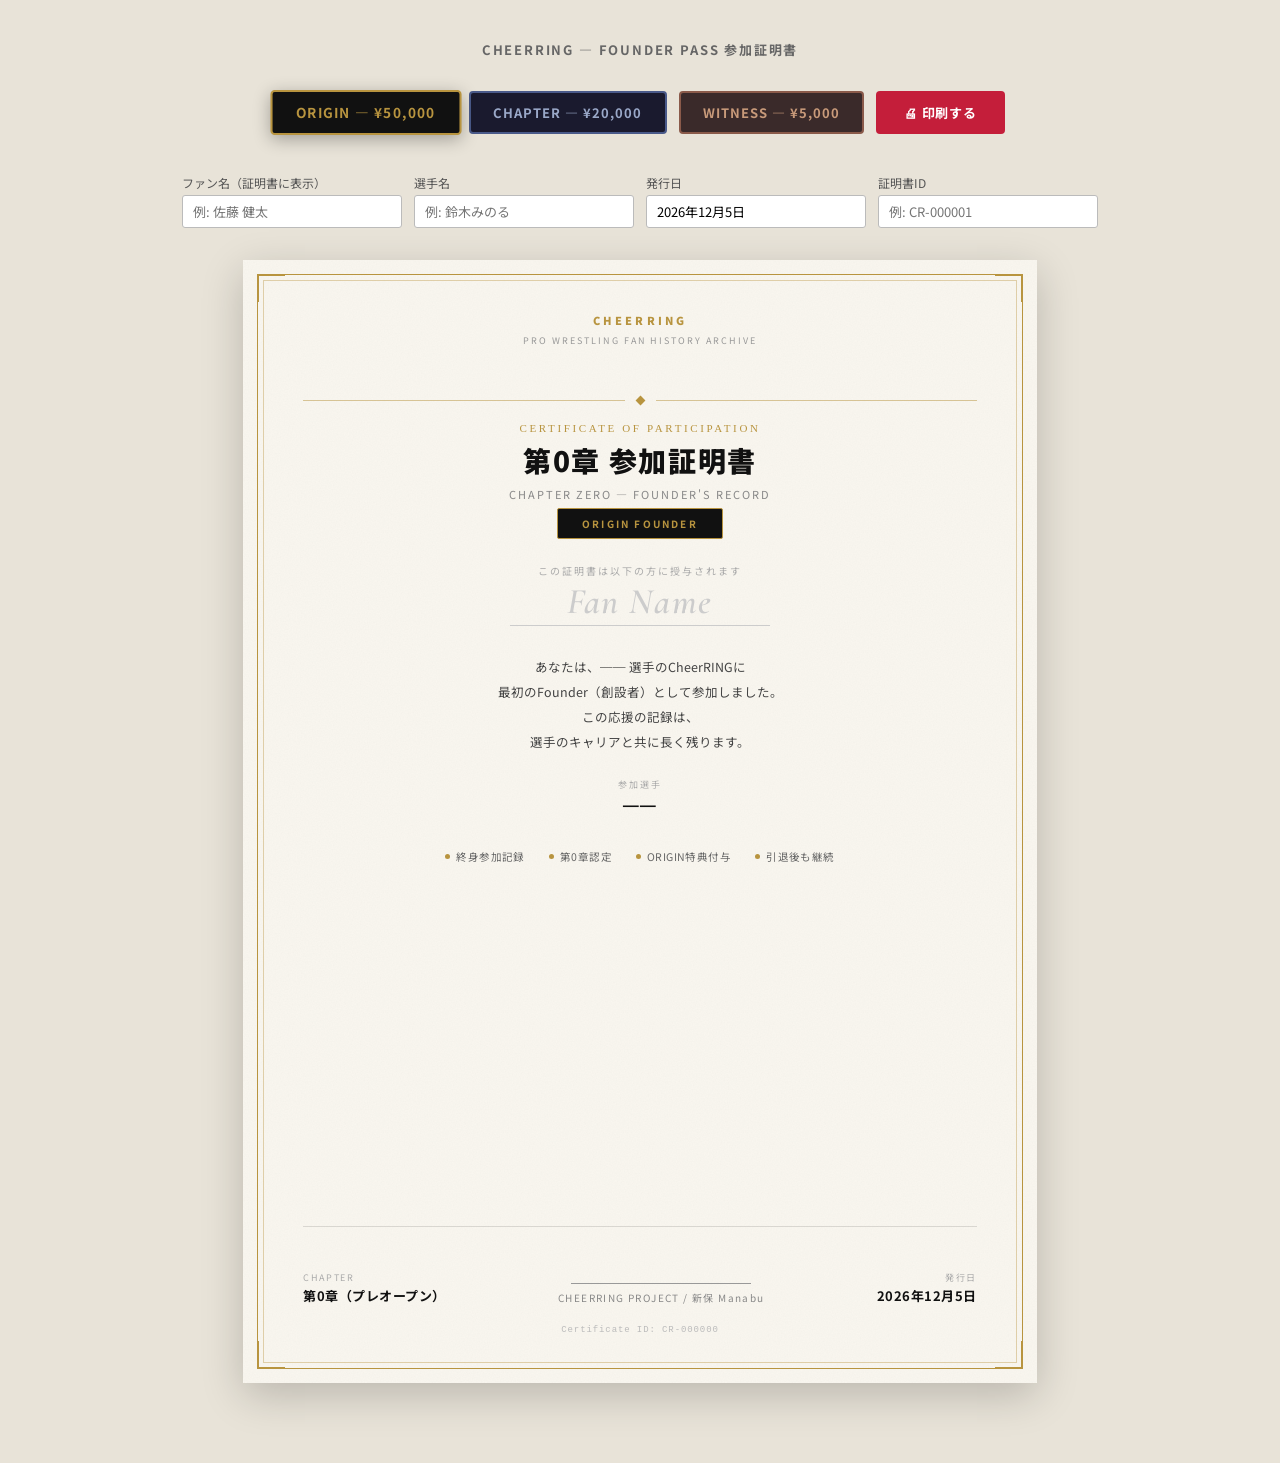
<file: html/certificate.html>
<!DOCTYPE html>
<html lang="ja">
<head>
  <meta charset="UTF-8">
  <meta name="viewport" content="width=device-width, initial-scale=1.0">
  <title>Founder Pass 参加証明書 | CheerRING</title>
  <meta name="robots" content="noindex, nofollow">
  <link rel="preconnect" href="https://fonts.googleapis.com">
  <link rel="preconnect" href="https://fonts.gstatic.com" crossorigin>
  <link href="https://fonts.googleapis.com/css2?family=Noto+Sans+JP:wght@400;500;700;900&family=Cormorant+Garamond:ital,wght@0,400;0,600;1,400;1,600&family=IM+Fell+English:ital@0;1&display=swap" rel="stylesheet">
  <style>
    :root {
      --ink: #111111;
      --muted: #6f6f6f;
      --paper: #ffffff;
      --soft: #f5f2ec;
      --red: #c41e3a;
      --red-dark: #96162b;
      --gold: #b8943f;
      --gold-light: #e8d5a0;
      --gold-pale: #faf5e8;
      --border: #d4b85a;
    }
    * { box-sizing: border-box; margin: 0; padding: 0; }
    body {
      background: #e8e3d8;
      font-family: "Noto Sans JP", system-ui, sans-serif;
      min-height: 100vh;
      display: flex;
      flex-direction: column;
      align-items: center;
      padding: 40px 20px 80px;
      gap: 32px;
    }

    /* ── CONTROLS ── */
    .controls {
      display: flex;
      gap: 12px;
      flex-wrap: wrap;
      justify-content: center;
      margin-bottom: 8px;
    }
    .tier-btn {
      padding: 10px 22px;
      border-radius: 4px;
      border: 2px solid transparent;
      font-family: inherit;
      font-size: 13px;
      font-weight: 700;
      letter-spacing: 0.08em;
      text-transform: uppercase;
      cursor: pointer;
      transition: all .2s;
    }
    .tier-btn.origin  { background: #111; color: #b8943f; border-color: #b8943f; }
    .tier-btn.chapter { background: #1a1a2e; color: #9aa8c8; border-color: #4a5a8a; }
    .tier-btn.witness { background: #3a2a2a; color: #c89a7a; border-color: #8a5a4a; }
    .tier-btn.active  { transform: scale(1.05); box-shadow: 0 4px 16px rgba(0,0,0,.3); }

    .print-btn {
      padding: 10px 28px;
      background: var(--red);
      color: #fff;
      border: none;
      border-radius: 4px;
      font-family: inherit;
      font-size: 13px;
      font-weight: 700;
      cursor: pointer;
      letter-spacing: 0.06em;
    }
    .print-btn:hover { background: var(--red-dark); }

    /* ── FILL-IN FIELDS ── */
    .fields-row {
      display: flex;
      gap: 12px;
      flex-wrap: wrap;
      justify-content: center;
      font-size: 13px;
    }
    .fields-row label { color: #555; font-size: 12px; }
    .fields-row input {
      padding: 6px 10px;
      border: 1px solid #bbb;
      border-radius: 3px;
      font-family: inherit;
      font-size: 13px;
      width: 220px;
    }
    .field-group { display: flex; flex-direction: column; gap: 4px; }

    /* ── CERTIFICATE WRAPPER ── */
    .cert-wrap {
      width: 210mm;
      min-height: 297mm;
      background: var(--paper);
      box-shadow: 0 12px 40px rgba(0,0,0,.2);
      position: relative;
      overflow: hidden;
      display: flex;
      flex-direction: column;
    }

    /* Tier theming */
    .cert-wrap.origin  { --accent: #b8943f; --accent2: #8a6d2f; --bg-tint: #faf7f0; --badge-bg: #111111; --badge-color: #b8943f; }
    .cert-wrap.chapter { --accent: #4a6ba8; --accent2: #2a4a88; --bg-tint: #f5f7fc; --badge-bg: #1a1a2e; --badge-color: #9aa8c8; }
    .cert-wrap.witness { --accent: #7a4a38; --accent2: #5a3028; --bg-tint: #fdf8f5; --badge-bg: #3a2a2a; --badge-color: #c89a7a; }

    /* Background texture */
    .cert-bg {
      position: absolute; inset: 0;
      background: var(--bg-tint);
      z-index: 0;
    }
    .cert-bg::after {
      content: '';
      position: absolute; inset: 0;
      background-image: url("data:image/svg+xml,%3Csvg xmlns='http://www.w3.org/2000/svg' width='120' height='120'%3E%3Cfilter id='n'%3E%3CfeTurbulence type='fractalNoise' baseFrequency='0.75' numOctaves='3' stitchTiles='stitch'/%3E%3CfeColorMatrix type='matrix' values='0 0 0 0 0 0 0 0 0 0 0 0 0 0 0 0 0 0 0.04 0'/%3E%3C/filter%3E%3Crect width='100%25' height='100%25' filter='url(%23n)'/%3E%3C/svg%3E");
      opacity: 0.6;
    }

    /* Ornamental border */
    .cert-border {
      position: absolute; inset: 14px;
      border: 1px solid var(--accent);
      z-index: 1;
      pointer-events: none;
    }
    .cert-border::before {
      content: '';
      position: absolute; inset: 5px;
      border: 0.5px solid var(--accent);
      opacity: 0.4;
    }
    /* Corner ornaments */
    .cert-corner {
      position: absolute; width: 28px; height: 28px;
      z-index: 2;
    }
    .cert-corner.tl { top: 14px; left: 14px; border-top: 2px solid var(--accent); border-left: 2px solid var(--accent); }
    .cert-corner.tr { top: 14px; right: 14px; border-top: 2px solid var(--accent); border-right: 2px solid var(--accent); }
    .cert-corner.bl { bottom: 14px; left: 14px; border-bottom: 2px solid var(--accent); border-left: 2px solid var(--accent); }
    .cert-corner.br { bottom: 14px; right: 14px; border-bottom: 2px solid var(--accent); border-right: 2px solid var(--accent); }

    /* Content area */
    .cert-content {
      position: relative; z-index: 3;
      display: flex;
      flex-direction: column;
      align-items: center;
      padding: 52px 60px 48px;
      text-align: center;
      flex: 1;
    }

    /* Brand */
    .cert-brand {
      font-size: 11px;
      font-weight: 900;
      letter-spacing: 0.28em;
      text-transform: uppercase;
      color: var(--accent);
      margin-bottom: 6px;
    }
    .cert-brand-sub {
      font-size: 9px;
      letter-spacing: 0.22em;
      text-transform: uppercase;
      color: #999;
      margin-bottom: 32px;
    }

    /* Ornament divider */
    .ornament {
      display: flex;
      align-items: center;
      gap: 12px;
      color: var(--accent);
      margin: 18px 0;
      width: 100%;
    }
    .ornament-line { flex: 1; height: 0.5px; background: var(--accent); opacity: 0.5; }
    .ornament-diamond {
      width: 7px; height: 7px;
      background: var(--accent);
      transform: rotate(45deg);
      flex-shrink: 0;
    }

    /* Title area */
    .cert-title-en {
      font-family: "IM Fell English", serif;
      font-size: 11px;
      letter-spacing: 0.24em;
      text-transform: uppercase;
      color: var(--accent);
      margin-bottom: 10px;
    }
    .cert-title-ja {
      font-size: 28px;
      font-weight: 900;
      letter-spacing: 0.06em;
      color: var(--ink);
      line-height: 1.2;
      margin-bottom: 8px;
    }
    .cert-title-sub {
      font-size: 11px;
      letter-spacing: 0.18em;
      color: #888;
      margin-bottom: 0;
    }

    /* Badge */
    .cert-badge {
      background: var(--badge-bg);
      color: var(--badge-color);
      font-size: 10px;
      font-weight: 700;
      letter-spacing: 0.22em;
      text-transform: uppercase;
      padding: 7px 24px;
      border-radius: 2px;
      margin: 6px 0 24px;
      border: 1px solid var(--accent);
    }

    /* Name area */
    .cert-to {
      font-size: 10px;
      letter-spacing: 0.2em;
      text-transform: uppercase;
      color: #aaa;
      margin-bottom: 4px;
    }
    .cert-name {
      font-family: "Cormorant Garamond", serif;
      font-size: 36px;
      font-weight: 600;
      color: var(--ink);
      letter-spacing: 0.04em;
      line-height: 1.1;
      min-height: 44px;
      border-bottom: 1px solid #ccc;
      padding-bottom: 4px;
      min-width: 260px;
    }
    .cert-name:empty::after {
      content: attr(data-placeholder);
      color: #ccc;
      font-style: italic;
    }

    /* Statement */
    .cert-statement {
      font-size: 12.5px;
      line-height: 2;
      color: #444;
      max-width: 420px;
      margin: 28px auto 0;
    }
    .cert-statement em {
      font-style: normal;
      font-weight: 700;
      color: var(--ink);
    }

    /* Athlete */
    .cert-athlete-label {
      font-size: 9px;
      letter-spacing: 0.2em;
      text-transform: uppercase;
      color: #aaa;
      margin-top: 24px;
      margin-bottom: 2px;
    }
    .cert-athlete {
      font-family: "Cormorant Garamond", serif;
      font-size: 22px;
      font-weight: 600;
      color: var(--ink);
      letter-spacing: 0.06em;
      min-height: 28px;
    }

    /* Features grid */
    .cert-features {
      display: flex;
      gap: 24px;
      margin-top: 28px;
      font-size: 10.5px;
      color: #666;
      letter-spacing: 0.04em;
      flex-wrap: wrap;
      justify-content: center;
    }
    .cert-feat {
      display: flex;
      align-items: center;
      gap: 6px;
    }
    .cert-feat::before {
      content: '';
      width: 5px; height: 5px;
      background: var(--accent);
      border-radius: 50%;
      flex-shrink: 0;
    }

    /* Chapter & date */
    .cert-meta {
      display: flex;
      justify-content: space-between;
      align-items: flex-end;
      width: 100%;
      margin-top: auto;
      padding-top: 32px;
      border-top: 0.5px solid rgba(0,0,0,.12);
    }
    .cert-meta-block { text-align: left; }
    .cert-meta-block.right { text-align: right; }
    .cert-meta-label {
      font-size: 9px;
      letter-spacing: 0.18em;
      text-transform: uppercase;
      color: #aaa;
      margin-bottom: 2px;
    }
    .cert-meta-value {
      font-size: 13px;
      font-weight: 700;
      color: var(--ink);
      letter-spacing: 0.04em;
    }

    /* Signature area */
    .cert-sig {
      text-align: center;
      margin-top: 24px;
    }
    .cert-sig-line {
      width: 180px;
      height: 0.5px;
      background: #999;
      margin: 0 auto 6px;
    }
    .cert-sig-name {
      font-size: 10px;
      letter-spacing: 0.14em;
      color: #888;
    }

    /* ID / verification */
    .cert-id-block {
      margin-top: 20px;
      font-size: 9px;
      color: #bbb;
      letter-spacing: 0.1em;
      font-family: monospace;
    }

    /* ── PRINT ── */
    @media print {
      body { background: white; padding: 0; }
      .controls, .fields-row, .print-btn, .page-title { display: none !important; }
      .cert-wrap {
        width: 210mm;
        min-height: 297mm;
        box-shadow: none;
        page-break-after: avoid;
      }
    }

    /* ── PAGE TITLE ── */
    .page-title {
      font-size: 13px;
      font-weight: 700;
      letter-spacing: 0.14em;
      text-transform: uppercase;
      color: #666;
    }
  </style>
</head>
<body>

  <p class="page-title">CheerRING — Founder Pass 参加証明書</p>

  <!-- Tier selector -->
  <div class="controls">
    <button class="tier-btn origin active" onclick="setTier('origin')">ORIGIN — ¥50,000</button>
    <button class="tier-btn chapter" onclick="setTier('chapter')">CHAPTER — ¥20,000</button>
    <button class="tier-btn witness" onclick="setTier('witness')">WITNESS — ¥5,000</button>
    <button class="print-btn" onclick="window.print()">🖨 印刷する</button>
  </div>

  <!-- Fill-in fields -->
  <div class="fields-row">
    <div class="field-group">
      <label for="f-name">ファン名（証明書に表示）</label>
      <input type="text" id="f-name" placeholder="例: 佐藤 健太" oninput="updateField('name', this.value)">
    </div>
    <div class="field-group">
      <label for="f-athlete">選手名</label>
      <input type="text" id="f-athlete" placeholder="例: 鈴木みのる" oninput="updateField('athlete', this.value)">
    </div>
    <div class="field-group">
      <label for="f-date">発行日</label>
      <input type="text" id="f-date" placeholder="例: 2026年5月5日" oninput="updateField('date', this.value)">
    </div>
    <div class="field-group">
      <label for="f-id">証明書ID</label>
      <input type="text" id="f-id" placeholder="例: CR-000001" oninput="updateField('id', this.value)">
    </div>
  </div>

  <!-- Certificate -->
  <div class="cert-wrap origin" id="cert">

    <!-- Background -->
    <div class="cert-bg"></div>

    <!-- Border -->
    <div class="cert-border"></div>
    <div class="cert-corner tl"></div>
    <div class="cert-corner tr"></div>
    <div class="cert-corner bl"></div>
    <div class="cert-corner br"></div>

    <!-- Content -->
    <div class="cert-content">

      <div class="cert-brand">CheerRING</div>
      <div class="cert-brand-sub">Pro Wrestling Fan History Archive</div>

      <div class="ornament">
        <div class="ornament-line"></div>
        <div class="ornament-diamond"></div>
        <div class="ornament-line"></div>
      </div>

      <div class="cert-title-en">Certificate of Participation</div>
      <div class="cert-title-ja" id="cert-title-ja">第0章 参加証明書</div>
      <div class="cert-title-sub" id="cert-title-sub">CHAPTER ZERO — FOUNDER'S RECORD</div>

      <div class="cert-badge" id="cert-badge">ORIGIN FOUNDER</div>

      <div class="cert-to">この証明書は以下の方に授与されます</div>
      <div class="cert-name" id="cert-name" data-placeholder="Fan Name"></div>

      <div class="cert-statement" id="cert-statement">
        あなたは、<em id="cert-athlete-inline">──</em> 選手のCheerRINGに<br>
        最初のFounder（創設者）として参加しました。<br>
        この応援の記録は、<br>
        選手のキャリアと共に長く残ります。
      </div>

      <div class="cert-athlete-label">参加選手</div>
      <div class="cert-athlete" id="cert-athlete">──</div>

      <div class="cert-features" id="cert-features">
        <div class="cert-feat">終身参加記録</div>
        <div class="cert-feat">第0章認定</div>
        <div class="cert-feat">ORIGIN特典付与</div>
        <div class="cert-feat">引退後も継続</div>
      </div>

      <div class="cert-meta">
        <div class="cert-meta-block">
          <div class="cert-meta-label">Chapter</div>
          <div class="cert-meta-value">第0章（プレオープン）</div>
        </div>
        <div class="cert-sig">
          <div class="cert-sig-line"></div>
          <div class="cert-sig-name">CHEERRING PROJECT / 新保 Manabu</div>
        </div>
        <div class="cert-meta-block right">
          <div class="cert-meta-label">発行日</div>
          <div class="cert-meta-value" id="cert-date">2026年　　月　　日</div>
        </div>
      </div>

      <div class="cert-id-block" id="cert-id">Certificate ID: CR-000000</div>

    </div>
  </div>

  <script>
    var tiers = {
      origin: {
        badge: 'ORIGIN FOUNDER',
        titleJa: '第0章 参加証明書',
        titleSub: 'CHAPTER ZERO — FOUNDER\'S RECORD',
        statement: 'あなたは、<em id="cert-athlete-inline">──</em> 選手のCheerRINGに<br>最初のFounder（創設者）として参加しました。<br>この応援の記録は、<br>選手のキャリアと共に長く残ります。',
        features: ['長期参加記録', '第0章認定', 'ORIGIN全特典', '引退後も継続', '最上位認定']
      },
      chapter: {
        badge: 'CHAPTER FOUNDER',
        titleJa: '第0章 参加証明書',
        titleSub: 'CHAPTER ZERO — SUPPORTER\'S RECORD',
        statement: 'あなたは、<em id="cert-athlete-inline">──</em> 選手のCheerRINGに<br>Founder（創設者）として参加しました。<br>この応援の記録は、<br>選手の物語の一部として長く残ります。',
        features: ['長期参加記録', '第0章認定', 'CHAPTER特典付与', '引退後も継続']
      },
      witness: {
        badge: 'WITNESS FOUNDER',
        titleJa: '第0章 参加証明書',
        titleSub: 'CHAPTER ZERO — WITNESS RECORD',
        statement: 'あなたは、<em id="cert-athlete-inline">──</em> 選手のCheerRINGに<br>Witness（証人）として参加しました。<br>あなたの応援の意思は記録され、<br>選手のキャリアと共に永く残ります。',
        features: ['長期参加記録', '第0章認定', 'WITNESS特典付与', '引退後も継続']
      }
    };

    var currentTier = 'origin';
    var currentValues = { name: '', athlete: '', date: '', id: '' };

    function setTier(tier) {
      currentTier = tier;
      var cert = document.getElementById('cert');
      cert.className = 'cert-wrap ' + tier;

      // Update buttons
      document.querySelectorAll('.tier-btn').forEach(function(b) {
        b.classList.remove('active');
      });
      document.querySelector('.tier-btn.' + tier).classList.add('active');

      var t = tiers[tier];
      document.getElementById('cert-badge').textContent = t.badge;
      document.getElementById('cert-title-ja').textContent = t.titleJa;
      document.getElementById('cert-title-sub').textContent = t.titleSub;
      document.getElementById('cert-statement').innerHTML = t.statement.replace('──', currentValues.athlete || '──');

      var feats = document.getElementById('cert-features');
      feats.innerHTML = t.features.map(function(f) {
        return '<div class="cert-feat">' + f + '</div>';
      }).join('');

      updateAthleteInline();
    }

    function updateField(field, value) {
      currentValues[field] = value;
      if (field === 'name') {
        var nameEl = document.getElementById('cert-name');
        nameEl.textContent = value;
      }
      if (field === 'athlete') {
        document.getElementById('cert-athlete').textContent = value || '──';
        updateAthleteInline();
      }
      if (field === 'date') {
        document.getElementById('cert-date').textContent = value || '2026年　　月　　日';
      }
      if (field === 'id') {
        document.getElementById('cert-id').textContent = 'Certificate ID: ' + (value || 'CR-000000');
      }
    }

    function updateAthleteInline() {
      var el = document.getElementById('cert-athlete-inline');
      if (el) el.textContent = currentValues.athlete || '──';
    }

    // Set today's date as default
    (function() {
      var now = new Date();
      var y = now.getFullYear();
      var m = now.getMonth() + 1;
      var d = now.getDate();
      var dateStr = y + '年' + m + '月' + d + '日';
      document.getElementById('f-date').value = dateStr;
      document.getElementById('cert-date').textContent = dateStr;
    })();
  </script>
</body>
</html>
</file>
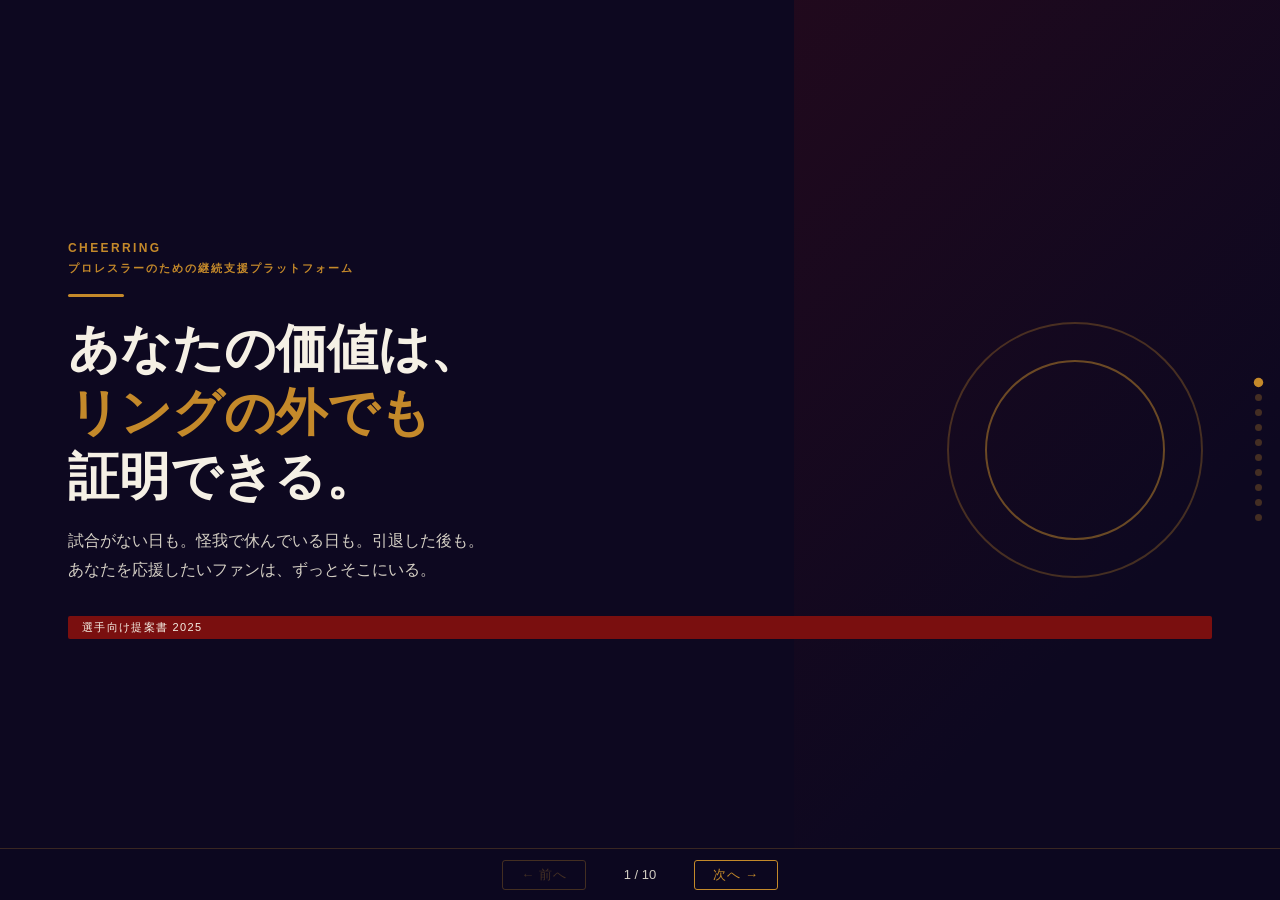
<file: html/CheerRING_選手向け提案書.html>
<!DOCTYPE html>
<html lang="ja">
<head>
<meta charset="UTF-8">
<meta name="viewport" content="width=device-width, initial-scale=1.0">
<title>CheerRING — 選手向け提案書</title>
<style>
  :root {
    --dark:    #0D0820;
    --dark2:   #130C2E;
    --crimson: #7A0F0F;
    --crimson2:#9B1515;
    --gold:    #C4892A;
    --gold2:   #E0A83A;
    --cream:   #F5F0E5;
    --cream2:  #D4CFC4;
    --gray:    #6B6470;
    --light:   #F0EBE0;
  }

  * { margin: 0; padding: 0; box-sizing: border-box; }

  body {
    font-family: 'Segoe UI', 'Hiragino Sans', 'Meiryo', sans-serif;
    background: #000;
    overflow: hidden;
    width: 100vw;
    height: 100vh;
  }

  .deck { width: 100%; height: 100%; position: relative; }

  .slide {
    position: absolute;
    inset: 0;
    opacity: 0;
    pointer-events: none;
    transition: opacity 0.55s ease;
    display: flex;
    flex-direction: column;
  }
  .slide.active { opacity: 1; pointer-events: all; }

  .dark { background: var(--dark); color: var(--cream); }

  /* ─── Nav ─── */
  .nav {
    position: fixed;
    bottom: 0; left: 0; right: 0;
    height: 52px;
    background: rgba(13,8,32,0.92);
    border-top: 1px solid rgba(196,137,42,0.25);
    display: flex;
    align-items: center;
    justify-content: center;
    gap: 24px;
    z-index: 100;
  }
  .nav button {
    background: none;
    border: 1.5px solid var(--gold);
    color: var(--gold);
    font-size: 13px;
    padding: 5px 18px;
    border-radius: 3px;
    cursor: pointer;
    letter-spacing: .06em;
    transition: background .2s;
  }
  .nav button:hover { background: rgba(196,137,42,0.18); }
  .nav button:disabled { opacity: .3; cursor: default; }
  .nav .counter { color: var(--cream2); font-size: 13px; min-width: 60px; text-align: center; }

  .dots {
    position: fixed;
    top: 50%;
    right: 18px;
    transform: translateY(-50%);
    display: flex;
    flex-direction: column;
    gap: 8px;
    z-index: 100;
  }
  .dot {
    width: 7px; height: 7px;
    border-radius: 50%;
    background: rgba(196,137,42,0.3);
    cursor: pointer;
    transition: background .2s, transform .2s;
  }
  .dot.on { background: var(--gold); transform: scale(1.35); }

  /* ─── Layout ─── */
  .slide-inner {
    flex: 1;
    display: flex;
    flex-direction: column;
    padding: 48px 68px 68px;
  }
  .slide-inner.center {
    align-items: center;
    justify-content: center;
    text-align: center;
  }

  .rule { width: 56px; height: 3px; background: var(--gold); border-radius: 2px; margin: 12px 0 20px; flex-shrink: 0; }
  .rule.center { margin: 12px auto 20px; }

  .tag {
    font-size: 11px;
    letter-spacing: .18em;
    text-transform: uppercase;
    color: var(--gold);
    font-weight: 600;
    margin-bottom: 6px;
  }

  h1.main {
    font-size: clamp(26px, 4vw, 52px);
    font-weight: 800;
    line-height: 1.25;
    color: var(--cream);
  }
  h2.slide-title {
    font-size: clamp(20px, 2.8vw, 36px);
    font-weight: 700;
    line-height: 1.3;
    color: var(--cream);
  }
  .em { color: var(--gold); }

  .sub-copy {
    margin-top: auto;
    padding-top: 16px;
    font-size: 13px;
    color: var(--gold);
    font-style: italic;
    border-top: 1px solid rgba(196,137,42,0.25);
  }

  /* ─── S1 Title ─── */
  .s1-deco {
    position: absolute;
    right: 0; top: 0; bottom: 52px;
    width: 38%;
    background: linear-gradient(135deg, var(--crimson) 0%, transparent 70%);
    opacity: .18;
    pointer-events: none;
  }
  .s1-ring {
    position: absolute;
    right: 6%; top: 50%; transform: translateY(-50%);
    width: clamp(160px,20vw,280px);
    height: clamp(160px,20vw,280px);
    border-radius: 50%;
    border: 2px solid rgba(196,137,42,.3);
    display: flex; align-items: center; justify-content: center;
    pointer-events: none;
  }
  .s1-ring::before {
    content:''; width:70%; height:70%;
    border-radius:50%;
    border:2px solid rgba(196,137,42,.5);
    display:block;
  }

  /* ─── S2 Facts ─── */
  .facts-grid {
    display: grid;
    grid-template-columns: repeat(3,1fr);
    gap: 20px;
    margin-top: 22px;
    flex: 1;
  }
  .fact-card {
    background: rgba(255,255,255,.04);
    border: 1px solid rgba(196,137,42,.2);
    border-radius: 6px;
    padding: 24px 20px;
    display: flex; flex-direction: column; gap: 10px;
  }
  .fact-icon { font-size: 28px; }
  .fact-number { font-size: clamp(26px,3.2vw,42px); font-weight: 800; color: var(--gold); line-height: 1; }
  .fact-label { font-size: 13px; color: var(--cream2); line-height: 1.6; }

  /* ─── S3 Two-col ─── */
  .two-col {
    display: grid; grid-template-columns: 1fr 1fr;
    gap: 28px; margin-top: 22px; flex: 1;
  }
  .col-box {
    background: rgba(255,255,255,.04);
    border: 1px solid rgba(196,137,42,.18);
    border-radius: 6px;
    padding: 20px 24px;
  }
  .col-box.red { border-color: rgba(224,80,80,.3); }
  .col-label { font-size: 11px; letter-spacing:.15em; text-transform:uppercase; color:var(--gold); margin-bottom:14px; font-weight:600; }
  .col-box.red .col-label { color: #E05050; }
  .col-item {
    display:flex; align-items:flex-start; gap:8px;
    margin-bottom:12px; font-size:13.5px; color:var(--cream2); line-height:1.55;
  }
  .col-item::before { content:'—'; color:var(--gold); flex-shrink:0; }
  .col-box.red .col-item::before { color:#E05050; }
  .col-quote {
    font-size:13.5px; color:var(--cream2); line-height:1.7;
    font-style:italic; margin-bottom:10px;
    padding-left:12px; border-left:2px solid rgba(224,80,80,.5);
  }

  /* ─── S4 Reframe ─── */
  .big-quote {
    font-size: clamp(17px,2.2vw,26px);
    line-height: 1.75;
    color: var(--cream);
    font-weight: 500;
    text-align: center;
    max-width: 780px;
    margin: 0 auto;
  }
  .big-quote em { font-style:normal; color:var(--gold); font-weight:700; }
  .quote-mark {
    font-size: 72px;
    color: rgba(196,137,42,.2);
    line-height: 0.6;
    display: block;
    margin-bottom: 10px;
    font-family: Georgia, serif;
  }

  /* ─── S5 Service ─── */
  .service-grid {
    display: grid; grid-template-columns: 1fr 1fr;
    gap: 18px; margin-top: 22px; flex: 1;
  }
  .service-card {
    background: rgba(255,255,255,.04);
    border: 1px solid rgba(196,137,42,.2);
    border-radius: 6px;
    padding: 20px 22px;
    display: flex; gap: 14px; align-items: flex-start;
  }
  .service-icon { font-size: 28px; flex-shrink:0; margin-top:2px; }
  .service-name { font-size:14.5px; font-weight:700; color:var(--gold); margin-bottom:5px; }
  .service-desc { font-size:13px; color:var(--cream2); line-height:1.6; }

  /* ─── S6 Comparison ─── */
  .comp-table {
    width: 100%;
    border-collapse: collapse;
    margin-top: 22px;
    flex: 1;
    font-size: 13.5px;
  }
  .comp-table th {
    padding: 11px 14px;
    text-align: center;
    font-size: 12px;
    font-weight: 700;
    letter-spacing: .06em;
    border-bottom: 2px solid rgba(196,137,42,.3);
  }
  .comp-table th:first-child { text-align: left; }
  .comp-table th.highlight-col { background: rgba(122,15,15,.35); color: var(--gold); }
  .comp-table th.other-col { color: var(--cream2); }
  .comp-table td {
    padding: 13px 14px;
    text-align: center;
    border-bottom: 1px solid rgba(255,255,255,.06);
    color: var(--cream2);
    vertical-align: middle;
  }
  .comp-table td:first-child { text-align:left; color:var(--cream); font-weight:600; font-size:13px; }
  .comp-table tr:hover td { background: rgba(255,255,255,.02); }
  .comp-table td.highlight-col { background: rgba(122,15,15,.15); color: var(--cream); font-weight:600; }
  .check { color: #5CDD8B; font-size:17px; font-weight:700; }
  .cross { color: #888; font-size:15px; }
  .tri   { color: #C4892A; font-size:15px; }
  .fee-note {
    margin-top: 16px;
    font-size: 12px;
    color: var(--gray);
    text-align: right;
  }

  /* ─── S7 Table ─── */
  .income-table {
    width: 100%; border-collapse: collapse;
    margin-top: 22px; flex: 1;
  }
  .income-table th {
    background: var(--crimson);
    color: var(--cream);
    font-size: 12.5px;
    letter-spacing: .07em;
    padding: 11px 15px;
    text-align: left;
    font-weight: 600;
  }
  .income-table td {
    padding: 15px;
    font-size: 14px;
    color: var(--cream);
    border-bottom: 1px solid rgba(255,255,255,.07);
  }
  .income-table tr:nth-child(even) td { background: rgba(255,255,255,.03); }
  .income-table .highlight td { background: rgba(196,137,42,.08); font-weight:600; }
  .income-table .big { font-size:17px; font-weight:800; color:var(--gold); }

  /* ─── S8 Promise ─── */
  .promise-grid {
    display: grid; grid-template-columns: 1fr 1fr;
    gap: 18px; margin-top: 22px; flex: 1;
  }
  .promise-card {
    background: rgba(255,255,255,.04);
    border-left: 3px solid var(--gold);
    border-radius: 0 6px 6px 0;
    padding: 20px 22px;
    display: flex; flex-direction: column; gap: 8px;
  }
  .promise-icon { font-size: 26px; }
  .promise-title { font-size:15px; font-weight:700; color:var(--gold); }
  .promise-body { font-size:13px; color:var(--cream2); line-height:1.65; }

  /* ─── S9 Family ─── */
  .family-grid {
    display: grid; grid-template-columns: repeat(3,1fr);
    gap: 20px; margin-top: 22px; flex: 1;
  }
  .family-card {
    background: rgba(255,255,255,.04);
    border-top: 3px solid var(--gold);
    border-radius: 0 0 6px 6px;
    padding: 20px 20px 24px;
    display: flex; flex-direction: column; gap: 10px;
  }
  .family-emoji { font-size: 26px; }
  .family-who { font-size:15px; font-weight:700; color:var(--cream); }
  .family-voice {
    font-size:13.5px; color:var(--gold); font-style:italic;
    line-height:1.65; border-left:2px solid rgba(196,137,42,.4);
    padding-left:10px;
  }
  .family-body { font-size:12.5px; color:var(--cream2); line-height:1.65; margin-top:2px; }

  /* ─── S10 CTA ─── */
  #s10 { background: linear-gradient(135deg, #0D0820 60%, #1a0a0a 100%); }
  .cta-cols {
    display: grid; grid-template-columns: 1fr 1fr;
    gap: 28px; margin-top: 22px; flex: 1;
  }
  .steps-list { display:flex; flex-direction:column; gap:18px; }
  .step { display:flex; align-items:flex-start; gap:14px; }
  .step-num {
    width:34px; height:34px; border-radius:50%;
    background:var(--crimson); color:var(--cream);
    font-weight:800; font-size:14px;
    flex-shrink:0; display:flex; align-items:center; justify-content:center;
  }
  .step-text { font-size:13.5px; color:var(--cream2); line-height:1.6; }
  .step-text strong { color:var(--cream); }

  .offer-box {
    background: rgba(122,15,15,.25);
    border: 1.5px solid rgba(196,137,42,.45);
    border-radius: 8px;
    padding: 22px 22px;
    display: flex; flex-direction: column; gap: 14px;
  }
  .offer-label { font-size:11px; letter-spacing:.18em; text-transform:uppercase; color:var(--gold); font-weight:700; }
  .offer-item { display:flex; gap:10px; align-items:flex-start; font-size:13.5px; color:var(--cream); line-height:1.6; }
  .offer-icon { font-size:18px; flex-shrink:0; margin-top:1px; }

  .urgency-bar {
    margin-top: 8px;
    background: rgba(122,15,15,.35);
    border: 1px solid rgba(196,137,42,.4);
    border-radius: 4px;
    padding: 10px 16px;
    display: flex;
    align-items: center;
    justify-content: space-between;
    font-size: 12.5px;
  }
  .urgency-bar .label { color: var(--cream2); }
  .urgency-bar .slots { color: var(--gold); font-weight: 700; font-size: 15px; }
  .progress-outer {
    height: 6px;
    background: rgba(255,255,255,.1);
    border-radius: 3px;
    margin-top: 6px;
    overflow: hidden;
  }
  .progress-inner {
    height: 100%;
    width: 62%;
    background: linear-gradient(90deg, var(--crimson), var(--gold));
    border-radius: 3px;
  }

  .cta-final {
    text-align:center; margin-top:20px; padding-top:16px;
    border-top:1px solid rgba(196,137,42,.25);
  }
  .cta-final p { font-size:14.5px; color:var(--cream2); font-style:italic; }
  .cta-final strong { color:var(--gold); font-style:normal; }
</style>
</head>
<body>

<div class="deck">

  <!-- ══ S1: TITLE ══ -->
  <div class="slide dark active" id="s1">
    <div class="s1-deco"></div>
    <div class="s1-ring"></div>
    <div class="slide-inner" style="justify-content:center;">
      <div style="font-size:12px;letter-spacing:.2em;color:var(--gold);font-weight:600;">CHEERRING</div>
      <div class="tag" style="margin-top:6px;">プロレスラーのための継続支援プラットフォーム</div>
      <div class="rule"></div>
      <h1 class="main">あなたの価値は、<br><span class="em">リングの外でも</span><br>証明できる。</h1>
      <p style="margin-top:18px;font-size:clamp(13px,1.3vw,16px);color:var(--cream2);line-height:1.8;max-width:560px;">
        試合がない日も。怪我で休んでいる日も。引退した後も。<br>
        あなたを応援したいファンは、ずっとそこにいる。
      </p>
      <span style="display:inline-block;margin-top:32px;background:var(--crimson);color:var(--cream);font-size:11px;letter-spacing:.12em;padding:4px 14px;border-radius:2px;">選手向け提案書 2025</span>
    </div>
  </div>

  <!-- ══ S2: PAIN / FACTS ══ -->
  <div class="slide dark" id="s2">
    <div class="slide-inner">
      <div class="tag">現状認識</div>
      <h2 class="slide-title">頑張れば頑張るほど、<span class="em">孤独になっていく</span>。</h2>
      <div class="rule"></div>
      <div class="facts-grid">
        <div class="fact-card">
          <div class="fact-icon">💸</div>
          <div class="fact-number">½</div>
          <div class="fact-label">
            新人〜中堅レスラーの年収は<strong style="color:var(--cream)">一般会社員の半分以下</strong>が多い。
            試合数がそのまま収入に直結し、ブッキングが減れば即収入減になる。
          </div>
        </div>
        <div class="fact-card">
          <div class="fact-icon">🏥</div>
          <div class="fact-number">0円</div>
          <div class="fact-label">
            怪我の治療費は<strong style="color:var(--cream)">全額自己負担</strong>。
            フリーランサーには労災も適用されず、長期離脱は無収入を意味する。
            社会保険の整備もほぼ届いていない。
          </div>
        </div>
        <div class="fact-card">
          <div class="fact-icon">🚪</div>
          <div class="fact-number">引退後</div>
          <div class="fact-label">
            多くの選手が<strong style="color:var(--cream)">引退直後に収入・アイデンティティの両方を失う</strong>。
            「競技者」としての自分が消えたとき、次の一歩が見えない選手が後を絶たない。
          </div>
        </div>
      </div>
      <div class="sub-copy">「これはあなたの実力ではない。業界の構造の問題だ。」</div>
    </div>
  </div>

  <!-- ══ S3: RETIREMENT FEAR ══ -->
  <div class="slide dark" id="s3">
    <div class="slide-inner">
      <div class="tag">引退後のリアル</div>
      <h2 class="slide-title">現役を終えたとき、<span class="em">あなたに何が残るか</span>。</h2>
      <div class="rule"></div>
      <div class="two-col">
        <div class="col-box">
          <div class="col-label">📋 現実</div>
          <div class="col-item">所属団体が変わると、関係はリセットされる</div>
          <div class="col-item">SNSフォロワーは増えても、収入には直結しない</div>
          <div class="col-item">35〜40歳で「第二の新卒」としての就職活動を強いられる</div>
          <div class="col-item">「競技者」としての自分が消えると、アイデンティティが揺らぐ</div>
        </div>
        <div class="col-box red">
          <div class="col-label">💬 選手の声</div>
          <div class="col-quote">「もっと試合に出たかった。でも体が限界だった。」</div>
          <div class="col-quote">「引退の時期を、団体の都合に合わせた。」</div>
          <div class="col-quote">「ユニフォームを脱いだとき、何者でもない自分を初めて知った。」</div>
          <div class="col-quote">「ファンに感謝を伝える場所が、なかった。」</div>
        </div>
      </div>
      <div class="sub-copy">引退うつ・経済的困難——これは避けられない運命ではない。</div>
    </div>
  </div>

  <!-- ══ S4: REFRAME ══ -->
  <div class="slide dark" id="s4">
    <div class="slide-inner center">
      <div class="tag" style="text-align:center;">視点の転換</div>
      <div class="rule center"></div>
      <span class="quote-mark">"</span>
      <p class="big-quote">
        ファンは<em>ずっといる</em>。<br>
        ただ、繋がる場所が<em>なかっただけ</em>だ。
      </p>
      <p style="margin-top:28px;font-size:14.5px;color:var(--cream2);line-height:1.85;max-width:620px;">
        あなたを10年応援してきたファンは、今もあなたのことを気にしている。<br>
        毎月500円で、その関係は続く。<br><br>
        <strong style="color:var(--cream)">支援される＝弱い</strong>、ではない。<br>
        <strong style="color:var(--gold)">支援される＝あなたの影響力の証明</strong>だ。
      </p>
      <p style="margin-top:24px;font-size:12.5px;color:var(--gold);font-style:italic;">
        ファンの想いとあなたの未来をつなぐのが、CheerRINGです。
      </p>
    </div>
  </div>

  <!-- ══ S5: SERVICE ══ -->
  <div class="slide dark" id="s5">
    <div class="slide-inner">
      <div class="tag">サービス概要</div>
      <h2 class="slide-title">CheerRINGが<span class="em">できること</span>。</h2>
      <div class="rule"></div>
      <div class="service-grid">
        <div class="service-card">
          <div class="service-icon">🔄</div>
          <div>
            <div class="service-name">月額サポート</div>
            <div class="service-desc">ファンが月額を設定して継続支援。試合がない月も、怪我で休んでいる期間も、収入は途切れない。</div>
          </div>
        </div>
        <div class="service-card">
          <div class="service-icon">🎁</div>
          <div>
            <div class="service-name">限定コンテンツ配信</div>
            <div class="service-desc">練習動画・試合裏話・日常のリアル。ファンだけが見られる世界を届けることで、関係が深まる。</div>
          </div>
        </div>
        <div class="service-card">
          <div class="service-icon">💬</div>
          <div>
            <div class="service-name">ファンとの直接対話</div>
            <div class="service-desc">メッセージ・Q&A・オンライン交流会。リングの外でもあなたの「声」を届けられる。</div>
          </div>
        </div>
        <div class="service-card">
          <div class="service-icon">🔒</div>
          <div>
            <div class="service-name">引退後も継続する絆</div>
            <div class="service-desc">現役を離れても関係は続く。引退後の第二キャリアへの橋渡しとして、ファンとの繋がりが機能する。</div>
          </div>
        </div>
      </div>
      <div class="sub-copy">「試合ギャラとは別の、あなただけの収入源と人脈が育つ。」</div>
    </div>
  </div>

  <!-- ══ S6: COMPETITIVE COMPARISON ══ -->
  <div class="slide dark" id="s6">
    <div class="slide-inner">
      <div class="tag">競合比較</div>
      <h2 class="slide-title">「Fantiaやnoteで<span class="em">いいのでは？」</span>——正直に答える。</h2>
      <div class="rule"></div>
      <table class="comp-table">
        <thead>
          <tr>
            <th style="width:28%;color:var(--cream2);">機能 / 特徴</th>
            <th class="other-col">Fantia</th>
            <th class="other-col">note</th>
            <th class="other-col">OFUSE</th>
            <th class="highlight-col">CheerRING</th>
          </tr>
        </thead>
        <tbody>
          <tr>
            <td>プロレスラー特化の設計</td>
            <td><span class="cross">✗</span></td>
            <td><span class="cross">✗</span></td>
            <td><span class="cross">✗</span></td>
            <td class="highlight-col"><span class="check">✓</span></td>
          </tr>
          <tr>
            <td>引退後も関係継続</td>
            <td><span class="tri">△</span></td>
            <td><span class="tri">△</span></td>
            <td><span class="cross">✗</span></td>
            <td class="highlight-col"><span class="check">✓</span></td>
          </tr>
          <tr>
            <td>団体・興行との連携</td>
            <td><span class="cross">✗</span></td>
            <td><span class="cross">✗</span></td>
            <td><span class="cross">✗</span></td>
            <td class="highlight-col"><span class="check">✓</span></td>
          </tr>
          <tr>
            <td>選手専用サポート担当</td>
            <td><span class="cross">✗</span></td>
            <td><span class="cross">✗</span></td>
            <td><span class="cross">✗</span></td>
            <td class="highlight-col"><span class="check">✓</span></td>
          </tr>
          <tr>
            <td>月額サポート機能</td>
            <td><span class="check">✓</span></td>
            <td><span class="check">✓</span></td>
            <td><span class="tri">△</span></td>
            <td class="highlight-col"><span class="check">✓</span></td>
          </tr>
          <tr>
            <td>手数料</td>
            <td style="color:var(--cream2);">10〜20%</td>
            <td style="color:var(--cream2);">10%</td>
            <td style="color:var(--cream2);">10%</td>
            <td class="highlight-col" style="color:var(--gold);font-weight:700;">10%<br><span style="font-size:11px;color:#5CDD8B;">（先行3ヶ月無料）</span></td>
          </tr>
        </tbody>
      </table>
      <div class="fee-note">※ △は機能あるが対応範囲に制限あり。CheerRINGは現在、先行登録受付中。</div>
      <div class="sub-copy">「汎用プラットフォームには、あなたのキャリアを守る設計はない。」</div>
    </div>
  </div>

  <!-- ══ S7: NUMBERS ══ -->
  <div class="slide dark" id="s7">
    <div class="slide-inner">
      <div class="tag">収入試算</div>
      <h2 class="slide-title">実際に<span class="em">いくらになるか</span>。</h2>
      <div class="rule"></div>
      <table class="income-table">
        <thead>
          <tr>
            <th>シナリオ</th>
            <th>サポーター数</th>
            <th>月額</th>
            <th>月収入</th>
            <th>年収入</th>
          </tr>
        </thead>
        <tbody>
          <tr>
            <td>🌱 スタート期</td>
            <td>50人</td>
            <td>¥500</td>
            <td>¥25,000</td>
            <td>¥<strong>300,000</strong></td>
          </tr>
          <tr class="highlight">
            <td>⭐ 中堅選手</td>
            <td>200人</td>
            <td>¥1,000</td>
            <td>¥200,000</td>
            <td>¥<strong class="big">2,400,000</strong></td>
          </tr>
          <tr>
            <td>🔥 人気選手</td>
            <td>500人</td>
            <td>¥1,500</td>
            <td>¥750,000</td>
            <td>¥<strong class="big" style="font-size:18px;">9,000,000</strong></td>
          </tr>
        </tbody>
      </table>
      <div style="margin-top:16px;display:flex;gap:20px;">
        <div style="flex:1;background:rgba(122,15,15,.2);border:1px solid rgba(196,137,42,.3);border-radius:6px;padding:14px 18px;">
          <div style="font-size:11px;color:var(--gold);letter-spacing:.1em;margin-bottom:5px;">POINT</div>
          <div style="font-size:12.5px;color:var(--cream2);line-height:1.65;">サポーター収入は<strong style="color:var(--cream)">試合ギャラと完全に別</strong>の収入源。怪我・オフシーズンに関係なく毎月入金される。</div>
        </div>
        <div style="flex:1;background:rgba(122,15,15,.2);border:1px solid rgba(196,137,42,.3);border-radius:6px;padding:14px 18px;">
          <div style="font-size:11px;color:var(--gold);letter-spacing:.1em;margin-bottom:5px;">POINT</div>
          <div style="font-size:12.5px;color:var(--cream2);line-height:1.65;">サポーター<strong style="color:var(--cream)">200人で年240万円</strong>の副収入。これは多くの中堅選手の年収に匹敵する額だ。</div>
        </div>
      </div>
    </div>
  </div>

  <!-- ══ S8: PROMISE (replaces fake testimonials) ══ -->
  <div class="slide dark" id="s8">
    <div class="slide-inner">
      <div class="tag">CheerRINGの約束</div>
      <h2 class="slide-title">私たちが<span class="em">本気でコミットする</span>4つのこと。</h2>
      <div class="rule"></div>
      <div class="promise-grid">
        <div class="promise-card">
          <div class="promise-icon">💰</div>
          <div class="promise-title">収入の柱をつくる</div>
          <div class="promise-body">試合ギャラに依存しない月次収入源を設計する。怪我の月も、オフシーズンも、入金は続く。選手が「お金の不安なくリングに集中できる」環境を作る。</div>
        </div>
        <div class="promise-card">
          <div class="promise-icon">🤝</div>
          <div class="promise-title">引退後まで伴走する</div>
          <div class="promise-body">現役中に育てたファンとの関係を、引退後も継続させる。「何者でもなくなる恐怖」を解消し、第二キャリアへの橋渡しを本気でサポートする。</div>
        </div>
        <div class="promise-card">
          <div class="promise-icon">🎯</div>
          <div class="promise-title">選手のキャリアに特化する</div>
          <div class="promise-body">汎用プラットフォームが見落としてきた「プロレス業界の特性」を熟知した設計で臨む。団体との連携、興行連動の機能は、私たちにしかできない。</div>
        </div>
        <div class="promise-card">
          <div class="promise-icon">👁️</div>
          <div class="promise-title">透明性を守る</div>
          <div class="promise-body">手数料・利用規約・データ管理を選手にとって明快に開示する。「よくわからない仕組みで搾取される」という不安を、一切持たせない。</div>
        </div>
      </div>
      <div class="sub-copy">「選手の人生を、競技の枠を超えて応援したい。——CheerRING創業の原点」</div>
    </div>
  </div>

  <!-- ══ S9: FAMILY (moved here as emotional close) ══ -->
  <div class="slide dark" id="s9">
    <div class="slide-inner">
      <div class="tag">最後に、大切な人の目線で</div>
      <h2 class="slide-title">あなたが<span class="em">一番守りたい人</span>は、今何を感じているか。</h2>
      <div class="rule"></div>
      <div class="family-grid">
        <div class="family-card">
          <div class="family-emoji">👩‍❤️‍👨</div>
          <div class="family-who">妻 / パートナー</div>
          <div class="family-voice">「今月の収入は？怪我したら？引退したら？」</div>
          <div class="family-body">聞けない言葉を毎月飲み込んでいる。あなたを支え続けるほど、自分の不安は深くなる。それでも一緒にいることを選んでいる。CheerRINGの収入安定は、この人への答えになる。</div>
        </div>
        <div class="family-card">
          <div class="family-emoji">👧</div>
          <div class="family-who">子供</div>
          <div class="family-voice">「お父さんはカッコいい。でも大学、行けるかな。」</div>
          <div class="family-body">あなたを誇りに思うほど、将来を心配する。その心配を、あなたには言えない。言ったら、夢の邪魔をしてしまうから。あなたの選択が、子供の選択肢を広げる。</div>
        </div>
        <div class="family-card">
          <div class="family-emoji">👴👵</div>
          <div class="family-who">親</div>
          <div class="family-voice">「この子の夢を信じた。あとは安心して応援したい。」</div>
          <div class="family-body">長年あなたの夢を支えてきた。「引退後も周りに応援してもらえるか」——それが親の最後の願い。ファンとの繋がりは、その願いへの最も具体的な回答だ。</div>
        </div>
      </div>
      <div class="sub-copy">CheerRINGは選手だけのためではない。選手を愛する全員のためにある。</div>
    </div>
  </div>

  <!-- ══ S10: CTA ══ -->
  <div class="slide dark" id="s10">
    <div class="slide-inner">
      <div class="tag">今すぐ登録</div>
      <h2 class="slide-title">最初の一歩は、<span class="em">3分で済む</span>。</h2>
      <div class="rule"></div>
      <div class="cta-cols">
        <div>
          <div style="font-size:12px;color:var(--gold);letter-spacing:.1em;margin-bottom:14px;font-weight:600;">STEP</div>
          <div class="steps-list">
            <div class="step">
              <div class="step-num">1</div>
              <div class="step-text"><strong>QRコードまたはURLからサイトへ</strong><br>スマートフォンでそのまま登録できる</div>
            </div>
            <div class="step">
              <div class="step-num">2</div>
              <div class="step-text"><strong>選手プロフィールを設定（約10分）</strong><br>写真・経歴・メッセージを入力するだけ</div>
            </div>
            <div class="step">
              <div class="step-num">3</div>
              <div class="step-text"><strong>ファンに公開 → 支援が始まる</strong><br>SNSでシェアすれば最初のサポーターがつく</div>
            </div>
          </div>
        </div>
        <div class="offer-box">
          <div class="offer-label">🎯 先行登録特典</div>
          <div class="offer-item">
            <div class="offer-icon">💰</div>
            <div><strong>プラットフォーム手数料 3ヶ月無料</strong><br><span style="color:var(--cream2);font-size:12px;">通常10%の手数料が無料。スタート期の収入が最大化される。</span></div>
          </div>
          <div class="offer-item">
            <div class="offer-icon">🤝</div>
            <div><strong>専任サポートつき</strong><br><span style="color:var(--cream2);font-size:12px;">ページ設定・最初のファン獲得まで担当者が伴走する。</span></div>
          </div>
          <div class="offer-item">
            <div class="offer-icon">📅</div>
            <div><strong>先行登録期間：2025年12月31日まで</strong><br><span style="color:var(--cream2);font-size:12px;">期間終了後は通常条件（手数料あり）での登録となる。</span></div>
          </div>
          <!-- real urgency bar -->
          <div class="urgency-bar">
            <span class="label">先行枠の残り</span>
            <span class="slots">残り19名</span>
          </div>
          <div class="progress-outer">
            <div class="progress-inner"></div>
          </div>
          <div style="font-size:11px;color:var(--gray);text-align:right;margin-top:2px;">50名中 31名登録済み</div>
        </div>
      </div>
      <div class="cta-final">
        <p>あなたのプロレス人生に、<strong>新しい章を加えよう。</strong></p>
        <p style="margin-top:6px;font-size:12px;color:var(--gray);">お問い合わせ: <strong style="color:var(--gold);font-style:normal;">info@cheerlink.jp</strong></p>
      </div>
    </div>
  </div>

</div>

<!-- Nav -->
<div class="nav">
  <button id="prevBtn" disabled onclick="go(-1)">← 前へ</button>
  <span class="counter" id="counter">1 / 10</span>
  <button id="nextBtn" onclick="go(1)">次へ →</button>
</div>

<!-- Dots -->
<div class="dots" id="dots"></div>

<script>
  const slides = document.querySelectorAll('.slide');
  const total  = slides.length;
  let cur = 0;

  const dotsEl = document.getElementById('dots');
  slides.forEach((_,i) => {
    const d = document.createElement('div');
    d.className = 'dot' + (i===0?' on':'');
    d.onclick = () => show(i);
    dotsEl.appendChild(d);
  });

  function show(n) {
    slides[cur].classList.remove('active');
    dotsEl.children[cur].classList.remove('on');
    cur = Math.max(0, Math.min(n, total-1));
    slides[cur].classList.add('active');
    dotsEl.children[cur].classList.add('on');
    document.getElementById('counter').textContent = (cur+1) + ' / ' + total;
    document.getElementById('prevBtn').disabled = cur === 0;
    document.getElementById('nextBtn').disabled = cur === total-1;
  }

  function go(d) { show(cur+d); }

  document.addEventListener('keydown', e => {
    if (e.key==='ArrowRight'||e.key==='ArrowDown') go(1);
    if (e.key==='ArrowLeft' ||e.key==='ArrowUp')   go(-1);
  });
</script>
</body>
</html>
</file>
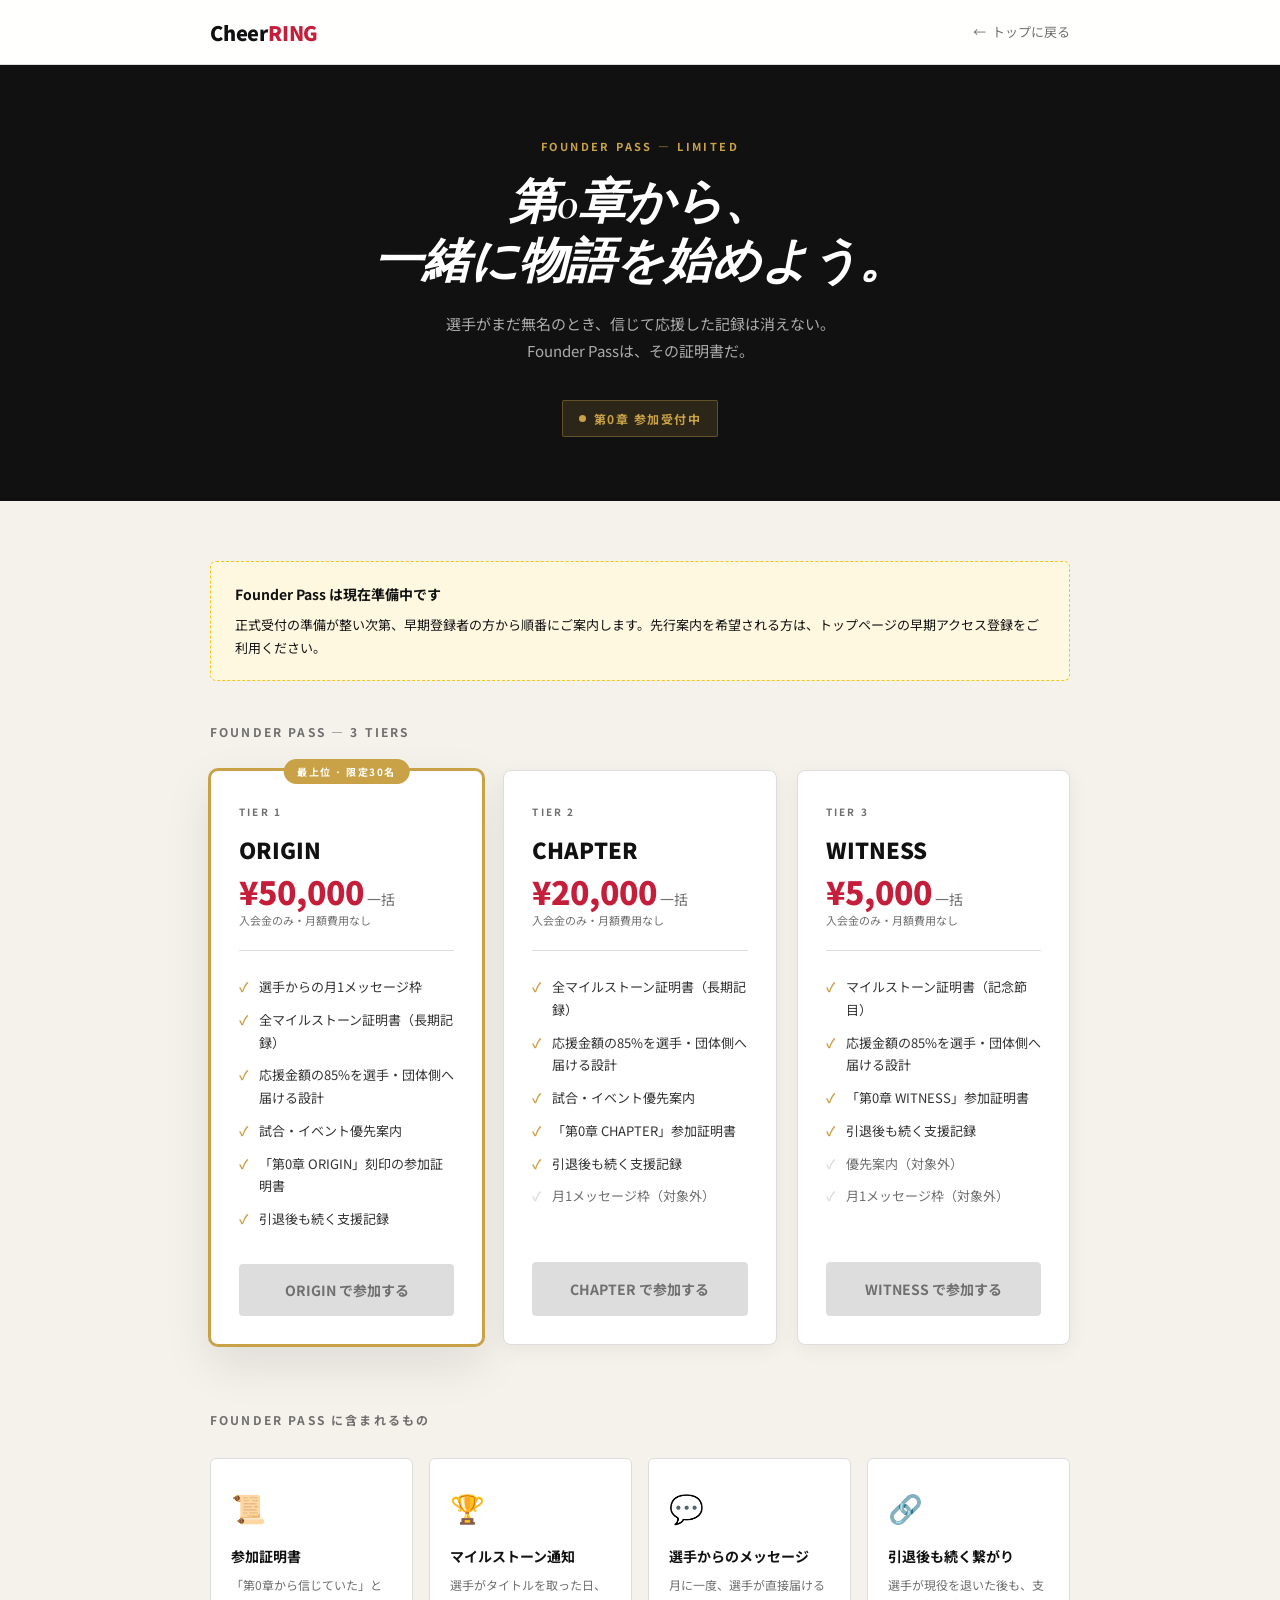
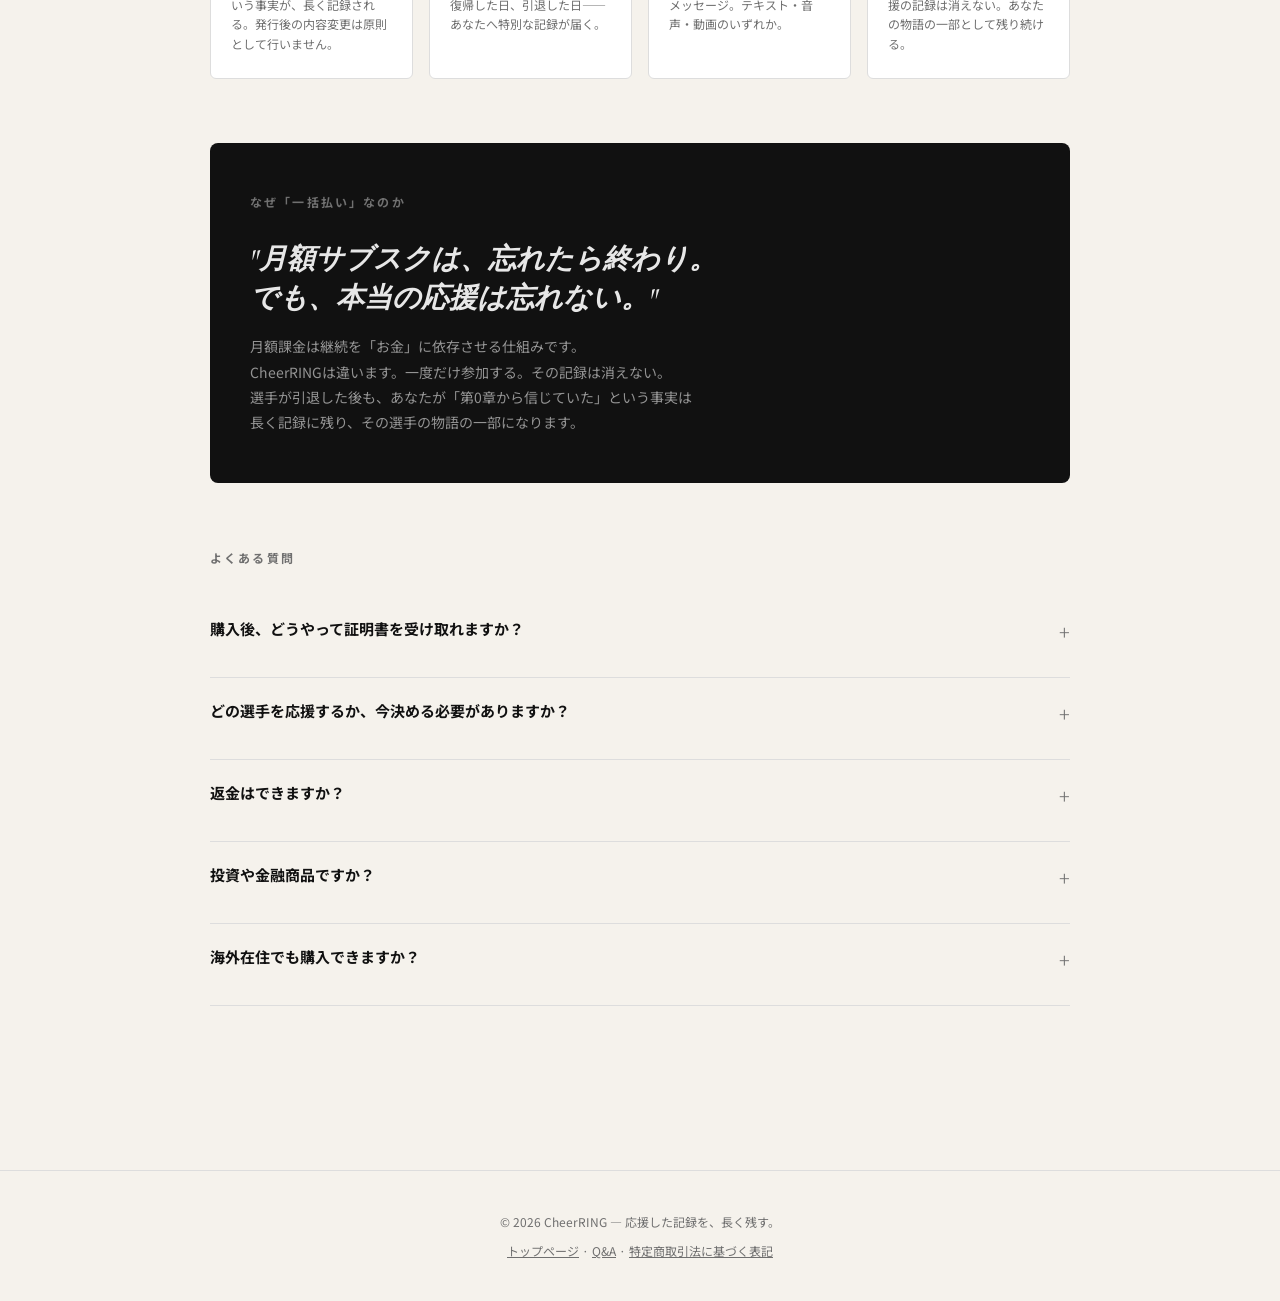
<file: html/pay.html>
<!DOCTYPE html>
<html lang="ja">
<head>
  <meta charset="UTF-8">
  <meta name="viewport" content="width=device-width, initial-scale=1.0">
  <title>Founder Pass を手に入れる | CheerRING</title>
  <meta name="description" content="CheerRING Founder Pass。第0章から選手の物語を共著する、最初のファンになる。">
  <meta name="robots" content="noindex, nofollow">
  <link rel="preconnect" href="https://fonts.googleapis.com">
  <link rel="preconnect" href="https://fonts.gstatic.com" crossorigin>
  <link href="https://fonts.googleapis.com/css2?family=Noto+Sans+JP:wght@400;500;700;900&family=Cormorant+Garamond:ital,wght@1,500;1,600&display=swap" rel="stylesheet">
  <style>
    :root {
      --ink: #111111;
      --muted: #6f6f6f;
      --line: #dddddd;
      --paper: #ffffff;
      --soft: #f5f2ec;
      --red: #c41e3a;
      --red-dark: #96162b;
      --gold: #c9a247;
      --gold-light: #f5e8c4;
      --shadow: 0 18px 48px rgba(17,17,17,.10);
    }
    * { box-sizing: border-box; margin: 0; padding: 0; }
    html { scroll-behavior: smooth; }
    body {
      color: var(--ink);
      background: var(--soft);
      font-family: "Noto Sans JP", system-ui, sans-serif;
      line-height: 1.75;
    }
    img { max-width: 100%; display: block; }
    a { color: inherit; text-decoration: none; }

    /* ── HEADER ── */
    .site-header {
      position: sticky; top: 0; z-index: 50;
      background: rgba(255,255,255,.94);
      border-bottom: 1px solid var(--line);
      backdrop-filter: blur(16px);
    }
    .header-inner {
      max-width: 900px; margin: 0 auto;
      padding: 0 20px;
      height: 64px;
      display: flex; align-items: center; justify-content: space-between;
    }
    .brand { font-size: 20px; font-weight: 900; letter-spacing: -0.01em; }
    .brand span { color: var(--red); }
    .back-link {
      font-size: 13px; color: var(--muted);
      display: flex; align-items: center; gap: 6px;
    }
    .back-link::before { content: "←"; }
    .back-link:hover { color: var(--ink); }

    /* ── HERO ── */
    .page-hero {
      background: var(--ink);
      color: #fff;
      padding: 72px 20px 64px;
      text-align: center;
    }
    .hero-eyebrow {
      font-size: 11px; font-weight: 700;
      letter-spacing: 0.22em; text-transform: uppercase;
      color: var(--gold);
      margin-bottom: 18px;
    }
    .hero-heading {
      font-family: "Cormorant Garamond", serif;
      font-style: italic;
      font-size: clamp(28px, 5vw, 48px);
      line-height: 1.22;
      font-weight: 600;
      margin-bottom: 20px;
    }
    .hero-sub {
      font-size: 15px;
      color: rgba(255,255,255,.65);
      max-width: 500px;
      margin: 0 auto 36px;
    }
    .chapter-badge {
      display: inline-flex; align-items: center; gap: 8px;
      background: rgba(201,162,71,.15);
      border: 1px solid rgba(201,162,71,.35);
      color: var(--gold);
      font-size: 12px; font-weight: 700;
      letter-spacing: 0.12em;
      padding: 7px 16px;
      border-radius: 2px;
    }
    .chapter-badge::before {
      content: "";
      width: 7px; height: 7px;
      background: var(--gold);
      border-radius: 50%;
    }

    /* ── MAIN ── */
    .main { max-width: 900px; margin: 0 auto; padding: 60px 20px 100px; }

    /* ── PLAN GRID ── */
    .plans {
      display: grid;
      grid-template-columns: repeat(auto-fit, minmax(240px, 1fr));
      gap: 20px;
      margin-bottom: 64px;
    }
    .plan-card {
      background: #fff;
      border: 1px solid var(--line);
      border-radius: 8px;
      padding: 32px 28px 28px;
      display: flex; flex-direction: column;
      box-shadow: 0 4px 20px rgba(17,17,17,.06);
      position: relative;
      transition: box-shadow .2s, transform .2s;
    }
    .plan-card:hover {
      box-shadow: var(--shadow);
      transform: translateY(-3px);
    }
    .plan-card.featured {
      border-color: var(--gold);
      box-shadow: 0 0 0 2px var(--gold), var(--shadow);
    }
    .plan-badge {
      position: absolute; top: -12px; left: 50%; transform: translateX(-50%);
      background: var(--gold);
      color: #fff;
      font-size: 10px; font-weight: 700;
      letter-spacing: 0.15em; text-transform: uppercase;
      padding: 4px 14px;
      border-radius: 20px;
      white-space: nowrap;
    }
    .plan-tier {
      font-size: 10px; font-weight: 700;
      letter-spacing: 0.22em; text-transform: uppercase;
      color: var(--muted);
      margin-bottom: 10px;
    }
    .plan-name {
      font-size: 22px; font-weight: 900;
      margin-bottom: 6px;
    }
    .plan-price {
      font-size: 32px; font-weight: 900;
      color: var(--red);
      margin-bottom: 4px;
      line-height: 1;
    }
    .plan-price small {
      font-size: 14px; font-weight: 400;
      color: var(--muted);
    }
    .plan-onetime {
      font-size: 11px; color: var(--muted);
      margin-bottom: 20px;
    }
    .plan-divider {
      height: 1px; background: var(--line);
      margin-bottom: 20px;
    }
    .plan-features {
      list-style: none;
      margin-bottom: 28px;
      flex: 1;
    }
    .plan-features li {
      font-size: 13px;
      padding: 5px 0;
      padding-left: 20px;
      position: relative;
      color: #333;
    }
    .plan-features li::before {
      content: "✓";
      position: absolute; left: 0;
      color: var(--gold);
      font-weight: 700;
    }
    .plan-features li.muted { color: var(--muted); }
    .plan-features li.muted::before { color: var(--line); }
    .plan-cta {
      display: block;
      width: 100%;
      padding: 14px;
      text-align: center;
      font-size: 14px; font-weight: 700;
      border-radius: 4px;
      cursor: pointer;
      border: none;
      transition: background .2s, transform .15s, box-shadow .2s;
      text-decoration: none;
    }
    .plan-cta.primary {
      background: var(--red);
      color: #fff;
      box-shadow: 0 6px 20px rgba(196,30,58,.3);
    }
    .plan-cta.primary:hover {
      background: var(--red-dark);
      transform: translateY(-1px);
      box-shadow: 0 8px 28px rgba(196,30,58,.4);
    }
    .plan-cta.secondary {
      background: transparent;
      color: var(--ink);
      border: 1.5px solid var(--line);
    }
    .plan-cta.secondary:hover {
      border-color: var(--ink);
      background: var(--soft);
    }
    /* SETUP NOTICE: Stripe未設定時はボタンを無効化 */
    .plan-cta[data-stripe="pending"] {
      background: var(--line);
      color: var(--muted);
      cursor: not-allowed;
      box-shadow: none;
      pointer-events: none;
    }

    /* ── WHAT YOU GET ── */
    .section-title {
      font-size: 12px; font-weight: 700;
      letter-spacing: 0.18em; text-transform: uppercase;
      color: var(--muted);
      margin-bottom: 28px;
    }
    .what-grid {
      display: grid;
      grid-template-columns: repeat(auto-fit, minmax(200px, 1fr));
      gap: 16px;
      margin-bottom: 64px;
    }
    .what-item {
      background: #fff;
      border: 1px solid var(--line);
      border-radius: 6px;
      padding: 24px 20px;
    }
    .what-icon {
      font-size: 28px;
      margin-bottom: 12px;
    }
    .what-title {
      font-size: 14px; font-weight: 700;
      margin-bottom: 6px;
    }
    .what-desc {
      font-size: 12px; color: var(--muted);
      line-height: 1.65;
    }

    /* ── CHAPTER STORY ── */
    .story-block {
      background: var(--ink);
      color: #fff;
      border-radius: 8px;
      padding: 48px 40px;
      margin-bottom: 64px;
    }
    .story-block .section-title { color: rgba(255,255,255,.4); }
    .story-quote {
      font-family: "Cormorant Garamond", serif;
      font-style: italic;
      font-size: clamp(20px, 3vw, 28px);
      font-weight: 600;
      line-height: 1.4;
      color: rgba(255,255,255,.9);
      margin-bottom: 16px;
    }
    .story-body {
      font-size: 14px;
      color: rgba(255,255,255,.55);
      line-height: 1.8;
      max-width: 600px;
    }

    /* ── FAQ ── */
    .faq-list { margin-bottom: 64px; }
    .faq-item {
      border-bottom: 1px solid var(--line);
      padding: 20px 0;
    }
    .faq-q {
      font-size: 15px; font-weight: 700;
      margin-bottom: 8px;
      cursor: pointer;
      display: flex; justify-content: space-between; align-items: start;
      gap: 12px;
    }
    .faq-q::after {
      content: "+";
      font-size: 20px; font-weight: 300;
      color: var(--muted);
      flex-shrink: 0;
      margin-top: -2px;
    }
    .faq-a {
      font-size: 14px; color: var(--muted);
      line-height: 1.75;
      max-height: 0; overflow: hidden;
      transition: max-height .3s ease;
    }
    .faq-item.open .faq-q::after { content: "−"; }
    .faq-item.open .faq-a { max-height: 200px; }

    /* ── PRE-LAUNCH NOTICE ── */
    .setup-notice {
      background: #fff8e1;
      border: 1.5px dashed #f5c518;
      border-radius: 6px;
      padding: 20px 24px;
      font-size: 13px;
      margin-bottom: 40px;
      display: none; /* 本番では消す */
    }
    .setup-notice h3 { font-size: 14px; margin-bottom: 8px; }
    .setup-notice code {
      background: #f0f0f0;
      padding: 2px 6px;
      border-radius: 3px;
      font-family: monospace;
      font-size: 12px;
    }
    .setup-notice ul { padding-left: 18px; margin-top: 8px; }
    .setup-notice li { margin-bottom: 4px; }

    /* ── FOOTER ── */
    .page-footer {
      border-top: 1px solid var(--line);
      padding: 40px 20px;
      text-align: center;
      font-size: 12px; color: var(--muted);
    }
    .page-footer a { text-decoration: underline; }

    @media (max-width: 600px) {
      .plans { grid-template-columns: 1fr; }
      .story-block { padding: 36px 24px; }
      .what-grid { grid-template-columns: repeat(2, 1fr); }
    }
  </style>
</head>
<body>

<header class="site-header">
  <div class="header-inner">
    <div class="brand">Cheer<span>RING</span></div>
    <a href="../index.html" class="back-link">トップに戻る</a>
  </div>
</header>

<section class="page-hero">
  <div class="hero-eyebrow">Founder Pass — Limited</div>
  <h1 class="hero-heading">第0章から、<br>一緒に物語を始めよう。</h1>
  <p class="hero-sub">選手がまだ無名のとき、信じて応援した記録は消えない。<br>Founder Passは、その証明書だ。</p>
  <div class="chapter-badge">第0章 参加受付中</div>
</section>

<main class="main">

  <!-- PRE-LAUNCH NOTICE -->
  <div class="setup-notice" id="setupNotice">
    <h3>Founder Pass は現在準備中です</h3>
    <p>正式受付の準備が整い次第、早期登録者の方から順番にご案内します。先行案内を希望される方は、トップページの早期アクセス登録をご利用ください。</p>
  </div>

  <!-- PLANS -->
  <section aria-labelledby="plans-title">
    <p class="section-title" id="plans-title">Founder Pass — 3 Tiers</p>
    <div class="plans">

      <!-- ORIGIN -->
      <div class="plan-card featured">
        <div class="plan-badge">最上位 · 限定30名</div>
        <p class="plan-tier">Tier 1</p>
        <h2 class="plan-name">ORIGIN</h2>
        <div class="plan-price">¥50,000<small> 一括</small></div>
        <p class="plan-onetime">入会金のみ・月額費用なし</p>
        <div class="plan-divider"></div>
        <ul class="plan-features">
          <li>選手からの月1メッセージ枠</li>
          <li>全マイルストーン証明書（長期記録）</li>
          <li>応援金額の85%を選手・団体側へ届ける設計</li>
          <li>試合・イベント優先案内</li>
          <li>「第0章 ORIGIN」刻印の参加証明書</li>
          <li>引退後も続く支援記録</li>
        </ul>
        <a href="#"
           class="plan-cta primary"
           data-tier="ORIGIN"
           data-stripe-url="STRIPE_PAYMENT_LINK_ORIGIN"
           data-stripe="pending"
           onclick="handlePayment(this); return false;">
          ORIGIN で参加する
        </a>
      </div>

      <!-- CHAPTER -->
      <div class="plan-card">
        <p class="plan-tier">Tier 2</p>
        <h2 class="plan-name">CHAPTER</h2>
        <div class="plan-price">¥20,000<small> 一括</small></div>
        <p class="plan-onetime">入会金のみ・月額費用なし</p>
        <div class="plan-divider"></div>
        <ul class="plan-features">
          <li>全マイルストーン証明書（長期記録）</li>
          <li>応援金額の85%を選手・団体側へ届ける設計</li>
          <li>試合・イベント優先案内</li>
          <li>「第0章 CHAPTER」参加証明書</li>
          <li>引退後も続く支援記録</li>
          <li class="muted">月1メッセージ枠（対象外）</li>
        </ul>
        <a href="#"
           class="plan-cta secondary"
           data-tier="CHAPTER"
           data-stripe-url="STRIPE_PAYMENT_LINK_CHAPTER"
           data-stripe="pending"
           onclick="handlePayment(this); return false;">
          CHAPTER で参加する
        </a>
      </div>

      <!-- WITNESS -->
      <div class="plan-card">
        <p class="plan-tier">Tier 3</p>
        <h2 class="plan-name">WITNESS</h2>
        <div class="plan-price">¥5,000<small> 一括</small></div>
        <p class="plan-onetime">入会金のみ・月額費用なし</p>
        <div class="plan-divider"></div>
        <ul class="plan-features">
          <li>マイルストーン証明書（記念節目）</li>
          <li>応援金額の85%を選手・団体側へ届ける設計</li>
          <li>「第0章 WITNESS」参加証明書</li>
          <li>引退後も続く支援記録</li>
          <li class="muted">優先案内（対象外）</li>
          <li class="muted">月1メッセージ枠（対象外）</li>
        </ul>
        <a href="#"
           class="plan-cta secondary"
           data-tier="WITNESS"
           data-stripe-url="STRIPE_PAYMENT_LINK_WITNESS"
           data-stripe="pending"
           onclick="handlePayment(this); return false;">
          WITNESS で参加する
        </a>
      </div>

    </div>
  </section>

  <!-- WHAT YOU GET -->
  <section aria-labelledby="what-title">
    <p class="section-title" id="what-title">Founder Pass に含まれるもの</p>
    <div class="what-grid">
      <div class="what-item">
        <div class="what-icon">📜</div>
        <div class="what-title">参加証明書</div>
        <div class="what-desc">「第0章から信じていた」という事実が、長く記録される。発行後の内容変更は原則として行いません。</div>
      </div>
      <div class="what-item">
        <div class="what-icon">🏆</div>
        <div class="what-title">マイルストーン通知</div>
        <div class="what-desc">選手がタイトルを取った日、復帰した日、引退した日——あなたへ特別な記録が届く。</div>
      </div>
      <div class="what-item">
        <div class="what-icon">💬</div>
        <div class="what-title">選手からのメッセージ</div>
        <div class="what-desc">月に一度、選手が直接届けるメッセージ。テキスト・音声・動画のいずれか。</div>
      </div>
      <div class="what-item">
        <div class="what-icon">🔗</div>
        <div class="what-title">引退後も続く繋がり</div>
        <div class="what-desc">選手が現役を退いた後も、支援の記録は消えない。あなたの物語の一部として残り続ける。</div>
      </div>
    </div>
  </section>

  <!-- STORY BLOCK -->
  <div class="story-block">
    <p class="section-title">なぜ「一括払い」なのか</p>
    <p class="story-quote">"月額サブスクは、忘れたら終わり。<br>でも、本当の応援は忘れない。"</p>
    <p class="story-body">
      月額課金は継続を「お金」に依存させる仕組みです。<br>
      CheerRINGは違います。一度だけ参加する。その記録は消えない。<br>
      選手が引退した後も、あなたが「第0章から信じていた」という事実は<br>
            長く記録に残り、その選手の物語の一部になります。
    </p>
  </div>

  <!-- FAQ -->
  <section aria-labelledby="faq-title">
    <p class="section-title" id="faq-title">よくある質問</p>
    <div class="faq-list">
      <div class="faq-item">
        <div class="faq-q">購入後、どうやって証明書を受け取れますか？</div>
        <div class="faq-a">決済完了後、登録メールアドレス宛に証明書 PDF をお送りします。発行には通常1〜3営業日かかります。</div>
      </div>
      <div class="faq-item">
        <div class="faq-q">どの選手を応援するか、今決める必要がありますか？</div>
        <div class="faq-a">いいえ。まず Founder Pass を取得した後、参加可能な選手の中から選べます。第0章の選手が決まり次第ご案内します。</div>
      </div>
      <div class="faq-item">
        <div class="faq-q">返金はできますか？</div>
        <div class="faq-a">原則として、証明書発行後のキャンセル・返金には対応していません。ご不明点は購入前にお問い合わせください。</div>
      </div>
      <div class="faq-item">
        <div class="faq-q">投資や金融商品ですか？</div>
        <div class="faq-a">いいえ。CheerRING Founder Pass は選手への応援・支援であり、金融商品・投資商品ではありません。支援に対してリターンや利益の保証はありません。</div>
      </div>
      <div class="faq-item">
        <div class="faq-q">海外在住でも購入できますか？</div>
        <div class="faq-a">正式受付時に、Stripe による国際クレジットカード決済へ対応予定です（Visa / Mastercard / American Express 等）。</div>
      </div>
    </div>
  </section>

</main>

<footer class="page-footer">
  <p>© 2026 CheerRING — 応援した記録を、長く残す。</p>
  <p style="margin-top:8px;"><a href="../index.html">トップページ</a> · <a href="qa.html">Q&amp;A</a> · <a href="tokusho.html">特定商取引法に基づく表記</a></p>
</footer>

<script>
  /* ── Stripe Payment Link ハンドラ ── */
  function handlePayment(btn) {
    var url = btn.getAttribute('data-stripe-url');
    var tier = btn.getAttribute('data-tier');
    if (!url || url.indexOf('STRIPE_PAYMENT_LINK') === 0) {
      // 未設定の場合：準備中モーダルを表示
      showPendingModal(tier);
      return;
    }
    window.location.href = url;
  }

  function showPendingModal(tier) {
    var msg = document.createElement('div');
    msg.style.cssText = 'position:fixed;inset:0;background:rgba(0,0,0,.6);z-index:999;display:flex;align-items:center;justify-content:center;padding:20px;';
    msg.innerHTML = '<div style="background:#fff;border-radius:8px;padding:36px 32px;max-width:400px;text-align:center;">'
      + '<div style="font-size:32px;margin-bottom:16px;">🔧</div>'
      + '<h2 style="font-size:18px;margin-bottom:12px;">準備中です</h2>'
      + '<p style="font-size:14px;color:#6f6f6f;line-height:1.7;margin-bottom:24px;">'
      + '現在、' + tier + ' プランの決済準備を進めています。<br>'
      + '準備が完了次第、このページでご購入いただけます。<br>もうしばらくお待ちください。'
      + '</p>'
      + '<button onclick="this.closest(\'div\').parentElement.remove()" '
      + 'style="background:#c41e3a;color:#fff;border:none;padding:12px 28px;border-radius:4px;font-size:14px;font-weight:700;cursor:pointer;">閉じる</button>'
      + '</div>';
    document.body.appendChild(msg);
    msg.addEventListener('click', function(e) {
      if (e.target === msg) msg.remove();
    });
  }

  /* ── FAQ アコーディオン ── */
  document.querySelectorAll('.faq-q').forEach(function(q) {
    q.addEventListener('click', function() {
      var item = this.closest('.faq-item');
      item.classList.toggle('open');
    });
  });

  /* ── 準備中表示：Stripe未設定の場合のみ表示 ── */
  var allPending = Array.from(document.querySelectorAll('[data-stripe]'))
    .every(function(el) { return el.getAttribute('data-stripe') === 'pending'; });
  if (allPending) {
    document.getElementById('setupNotice').style.display = 'block';
  }
</script>

</body>
</html>
</file>
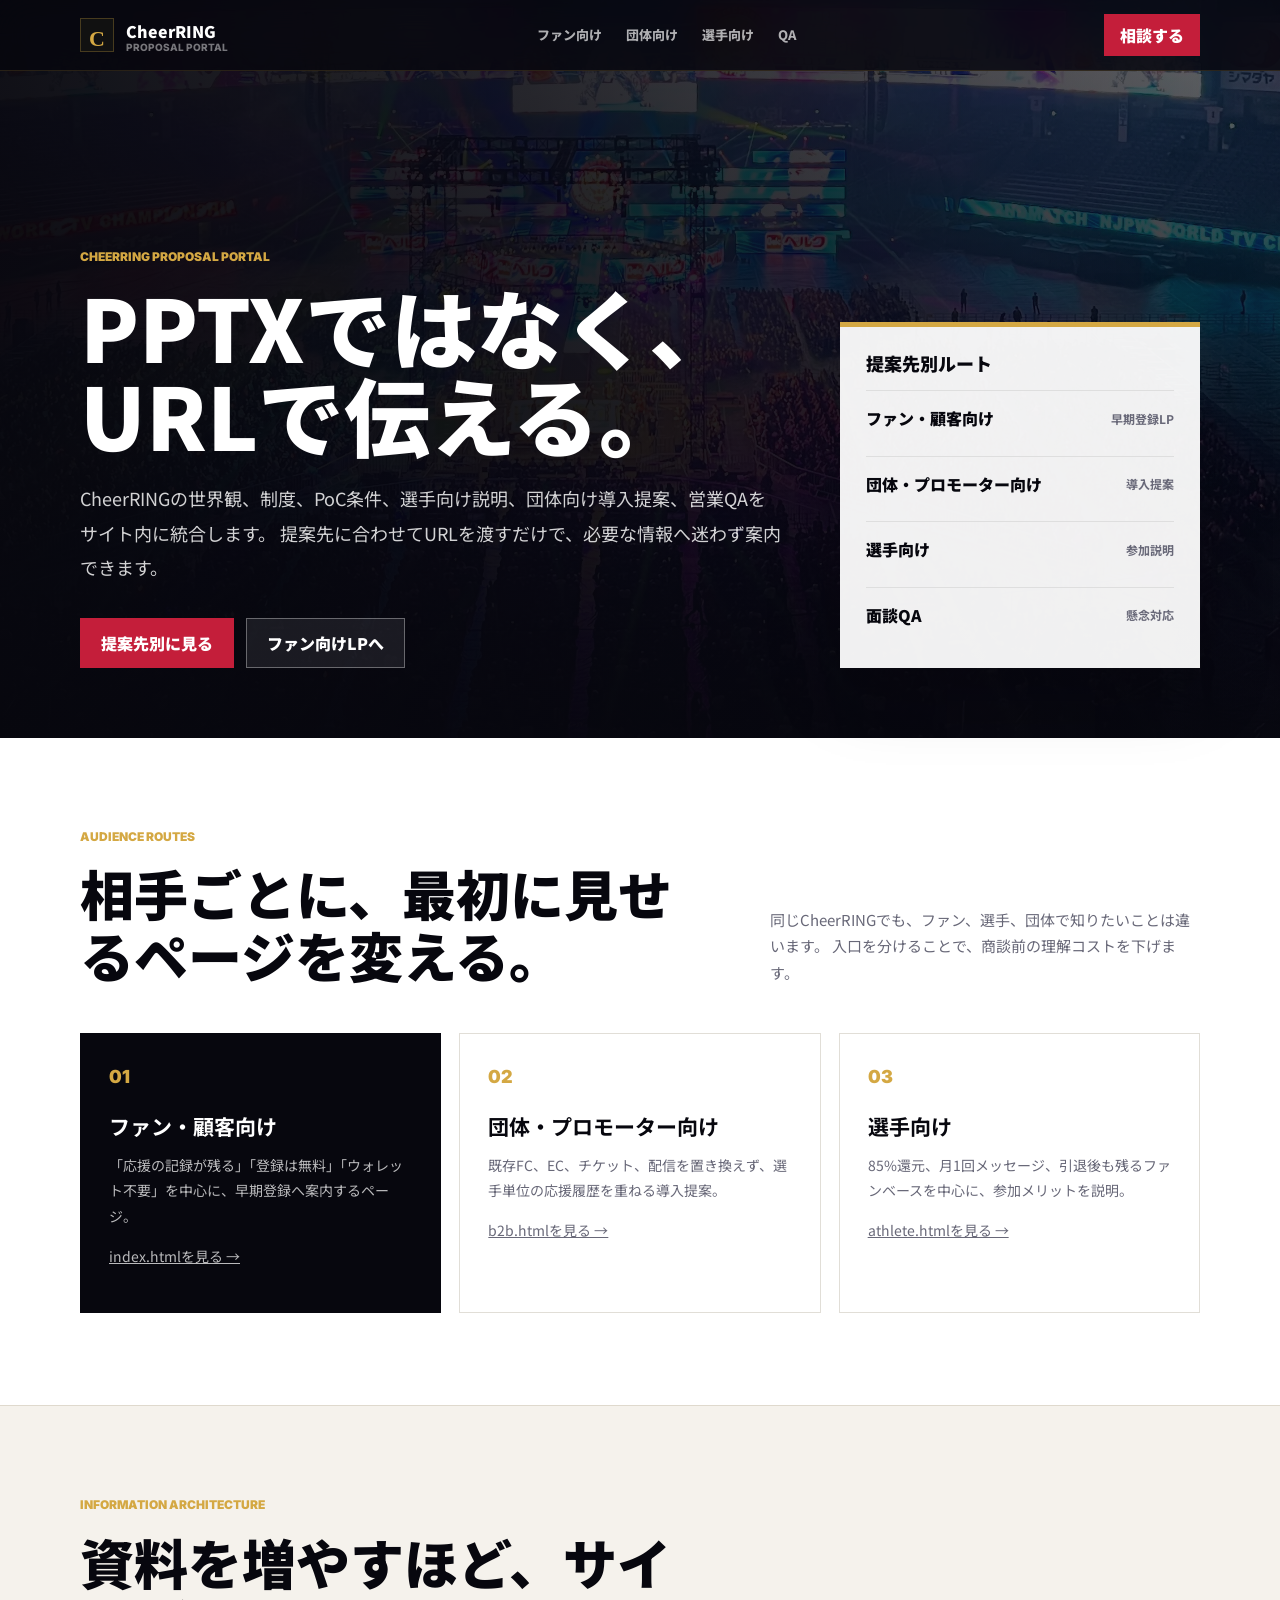
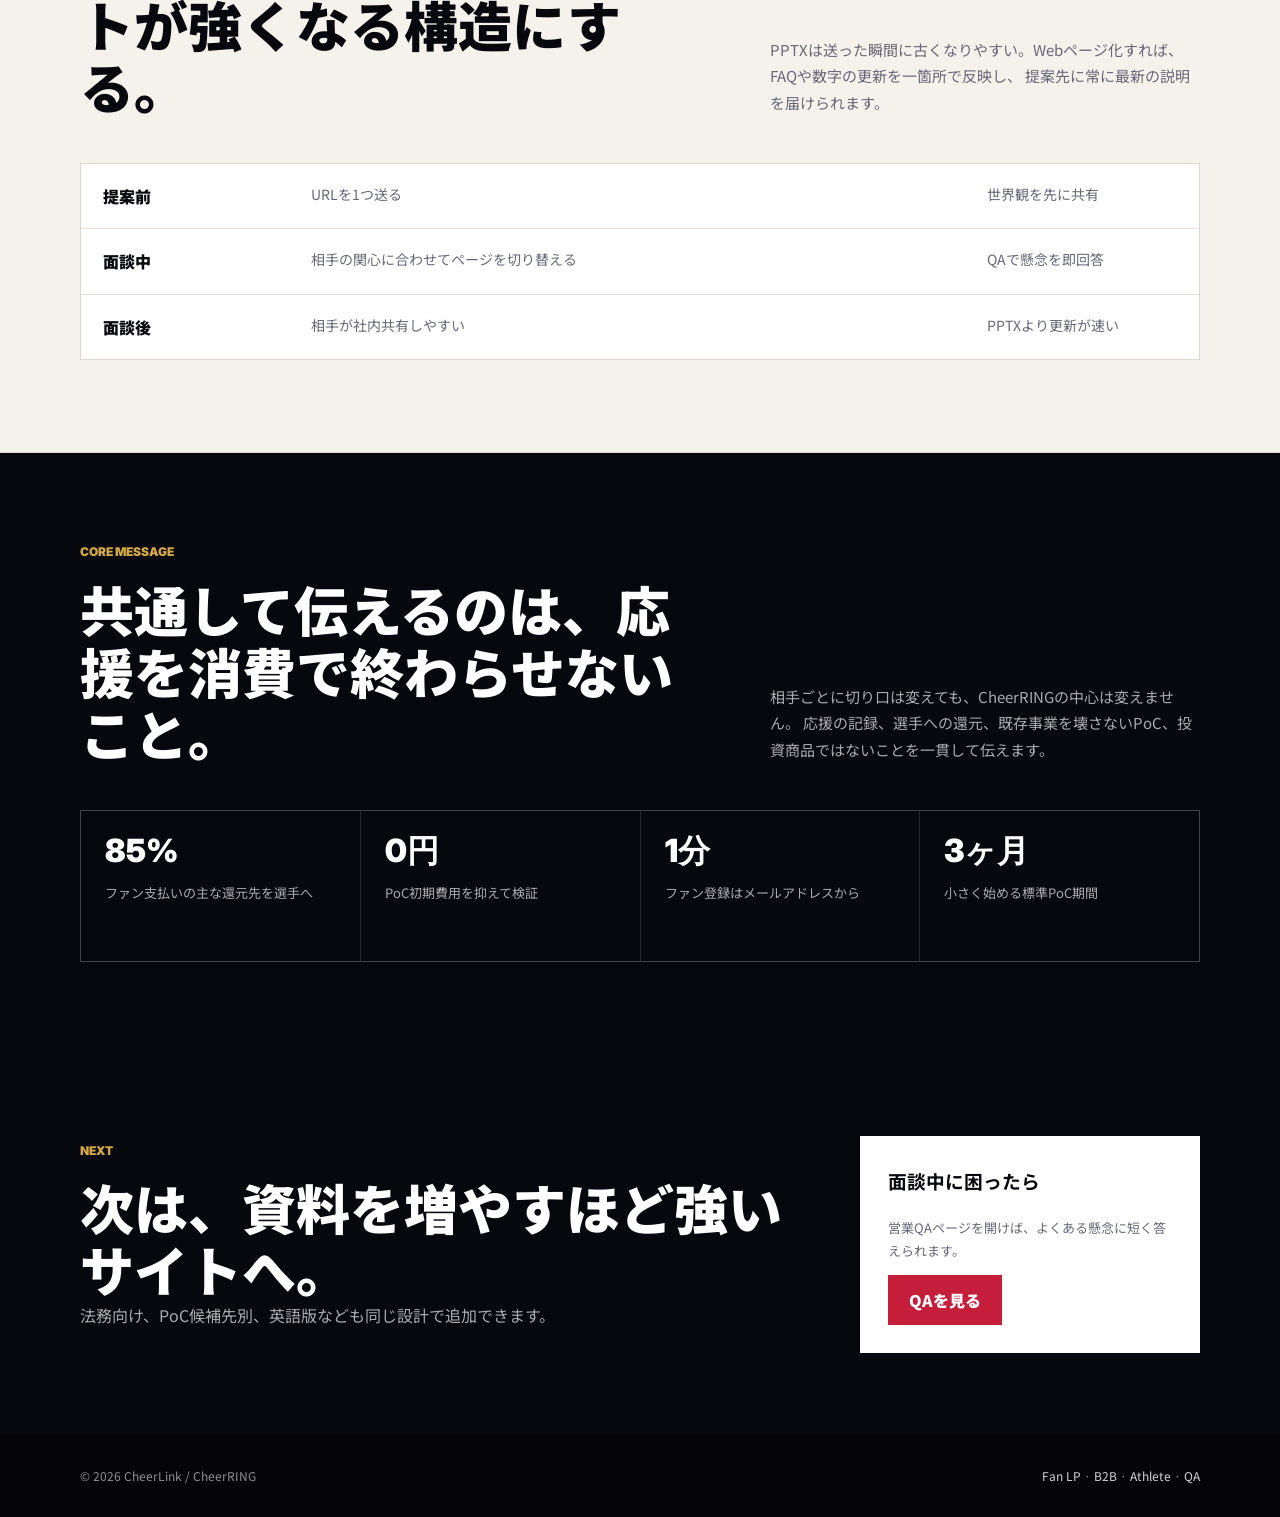
<file: html/proposal.html>
<!DOCTYPE html>
<html lang="ja">
<head>
  <meta charset="UTF-8">
  <meta name="viewport" content="width=device-width, initial-scale=1.0">
  <title>CheerRING Proposal Portal | 提案資料ポータル</title>
  <meta name="description" content="CheerRINGの提案先別ページをまとめた資料ポータル。ファン、団体、選手、面談QAをURLで共有できます。">
  <meta property="og:title" content="CheerRING Proposal Portal">
  <meta property="og:description" content="PPTXを配る代わりに、提案先別のWeb資料をCheerRINGサイト内に統合。">
  <meta property="og:image" content="../assets/images/hero_bg2.png">
  <link rel="preconnect" href="https://fonts.googleapis.com">
  <link rel="preconnect" href="https://fonts.gstatic.com" crossorigin>
  <link href="https://fonts.googleapis.com/css2?family=Noto+Sans+JP:wght@400;500;700;900&amp;family=Inter:wght@500;700;900&amp;display=swap" rel="stylesheet">
  <link rel="stylesheet" href="proposal.css">
</head>
<body>
  <header class="site-header">
    <div class="container header-inner">
      <a class="brand" href="../index.html"><span class="brand-mark">C</span><span>CheerRING <small>proposal portal</small></span></a>
      <nav class="nav" aria-label="提案資料ナビゲーション">
        <a href="../index.html">ファン向け</a>
        <a href="b2b.html">団体向け</a>
        <a href="athlete.html">選手向け</a>
        <a href="qa.html">QA</a>
      </nav>
      <a class="nav-cta" href="mailto:info@cheerlink.jp?subject=CheerRING%20%E6%8F%90%E6%A1%88%E7%9B%B8%E8%AB%87">相談する</a>
    </div>
  </header>

  <main>
    <section class="hero">
      <div class="container hero-grid">
        <div>
          <div class="kicker">CheerRING proposal portal</div>
          <h1>PPTXではなく、URLで伝える。</h1>
          <p class="hero-lead">
            CheerRINGの世界観、制度、PoC条件、選手向け説明、団体向け導入提案、営業QAをサイト内に統合します。
            提案先に合わせてURLを渡すだけで、必要な情報へ迷わず案内できます。
          </p>
          <div class="actions">
            <a class="btn btn-primary" href="#routes">提案先別に見る</a>
            <a class="btn btn-secondary" href="../index.html">ファン向けLPへ</a>
          </div>
        </div>
        <aside class="hero-panel">
          <h2>提案先別ルート</h2>
          <div class="route-list">
            <a href="../index.html">ファン・顧客向け <span>早期登録LP</span></a>
            <a href="b2b.html">団体・プロモーター向け <span>導入提案</span></a>
            <a href="athlete.html">選手向け <span>参加説明</span></a>
            <a href="qa.html">面談QA <span>懸念対応</span></a>
          </div>
        </aside>
      </div>
    </section>

    <section class="section" id="routes">
      <div class="container">
        <div class="section-head">
          <div>
            <div class="kicker">Audience routes</div>
            <h2>相手ごとに、最初に見せるページを変える。</h2>
          </div>
          <p>
            同じCheerRINGでも、ファン、選手、団体で知りたいことは違います。
            入口を分けることで、商談前の理解コストを下げます。
          </p>
        </div>

        <div class="card-grid">
          <article class="card featured">
            <span class="number">01</span>
            <h3>ファン・顧客向け</h3>
            <p>「応援の記録が残る」「登録は無料」「ウォレット不要」を中心に、早期登録へ案内するページ。</p>
            <p><a href="../index.html">index.htmlを見る →</a></p>
          </article>
          <article class="card">
            <span class="number">02</span>
            <h3>団体・プロモーター向け</h3>
            <p>既存FC、EC、チケット、配信を置き換えず、選手単位の応援履歴を重ねる導入提案。</p>
            <p><a href="b2b.html">b2b.htmlを見る →</a></p>
          </article>
          <article class="card">
            <span class="number">03</span>
            <h3>選手向け</h3>
            <p>85%還元、月1回メッセージ、引退後も残るファンベースを中心に、参加メリットを説明。</p>
            <p><a href="athlete.html">athlete.htmlを見る →</a></p>
          </article>
        </div>
      </div>
    </section>

    <section class="section section-alt">
      <div class="container">
        <div class="section-head">
          <div>
            <div class="kicker">Information architecture</div>
            <h2>資料を増やすほど、サイトが強くなる構造にする。</h2>
          </div>
          <p>
            PPTXは送った瞬間に古くなりやすい。Webページ化すれば、FAQや数字の更新を一箇所で反映し、
            提案先に常に最新の説明を届けられます。
          </p>
        </div>
        <div class="table-like">
          <div class="row">
            <strong>提案前</strong>
            <span>URLを1つ送る</span>
            <span>世界観を先に共有</span>
          </div>
          <div class="row">
            <strong>面談中</strong>
            <span>相手の関心に合わせてページを切り替える</span>
            <span>QAで懸念を即回答</span>
          </div>
          <div class="row">
            <strong>面談後</strong>
            <span>相手が社内共有しやすい</span>
            <span>PPTXより更新が速い</span>
          </div>
        </div>
      </div>
    </section>

    <section class="section section-dark">
      <div class="container">
        <div class="section-head">
          <div>
            <div class="kicker">Core message</div>
            <h2>共通して伝えるのは、応援を消費で終わらせないこと。</h2>
          </div>
          <p>
            相手ごとに切り口は変えても、CheerRINGの中心は変えません。
            応援の記録、選手への還元、既存事業を壊さないPoC、投資商品ではないことを一貫して伝えます。
          </p>
        </div>
        <div class="stat-band">
          <div class="stat"><strong>85%</strong><span>ファン支払いの主な還元先を選手へ</span></div>
          <div class="stat"><strong>0円</strong><span>PoC初期費用を抑えて検証</span></div>
          <div class="stat"><strong>1分</strong><span>ファン登録はメールアドレスから</span></div>
          <div class="stat"><strong>3ヶ月</strong><span>小さく始める標準PoC期間</span></div>
        </div>
      </div>
    </section>

    <section class="cta">
      <div class="container cta-grid">
        <div>
          <div class="kicker">Next</div>
          <h2>次は、資料を増やすほど強いサイトへ。</h2>
          <p>法務向け、PoC候補先別、英語版なども同じ設計で追加できます。</p>
        </div>
        <div class="cta-box">
          <h3>面談中に困ったら</h3>
          <p>営業QAページを開けば、よくある懸念に短く答えられます。</p>
          <a class="btn btn-primary" href="qa.html">QAを見る</a>
        </div>
      </div>
    </section>
  </main>

  <footer class="footer">
    <div class="container footer-inner">
      <span>© 2026 CheerLink / CheerRING</span>
      <span><a href="../index.html">Fan LP</a> · <a href="b2b.html">B2B</a> · <a href="athlete.html">Athlete</a> · <a href="qa.html">QA</a></span>
    </div>
  </footer>
</body>
</html>
</file>
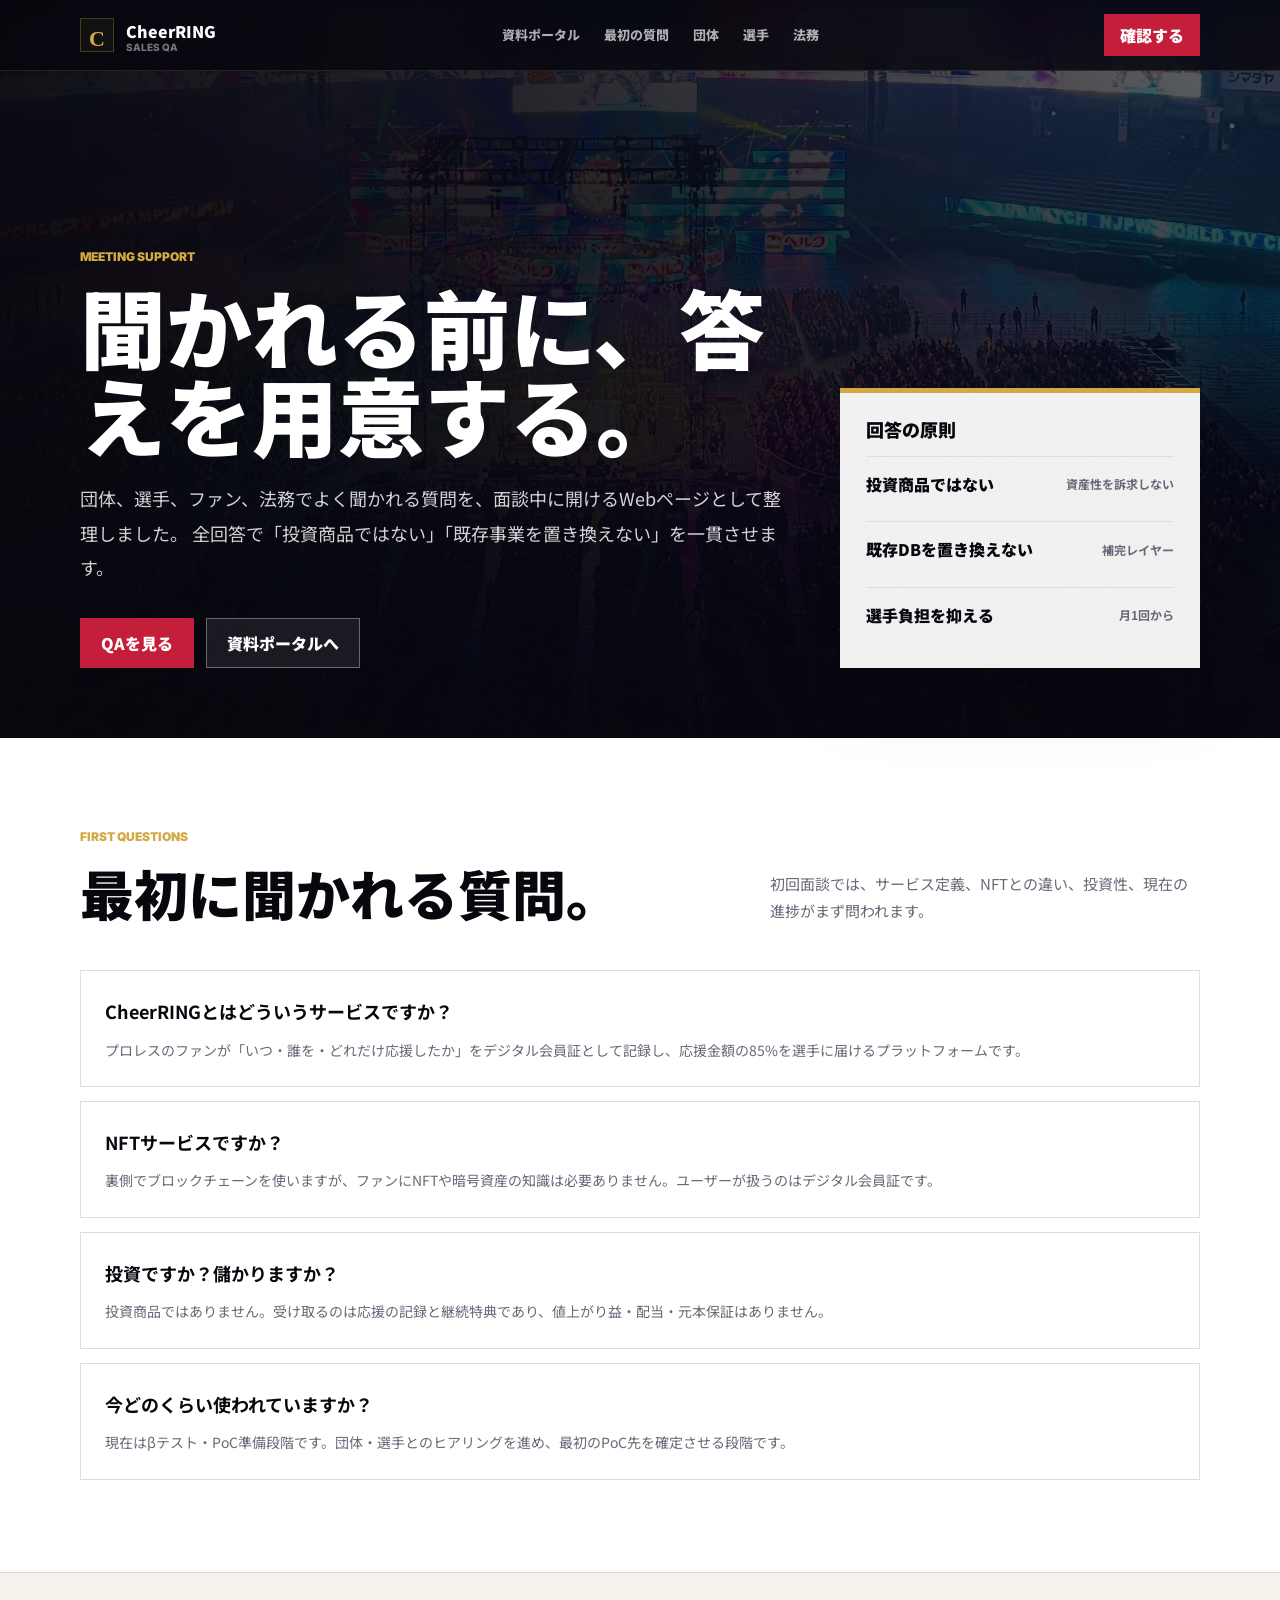
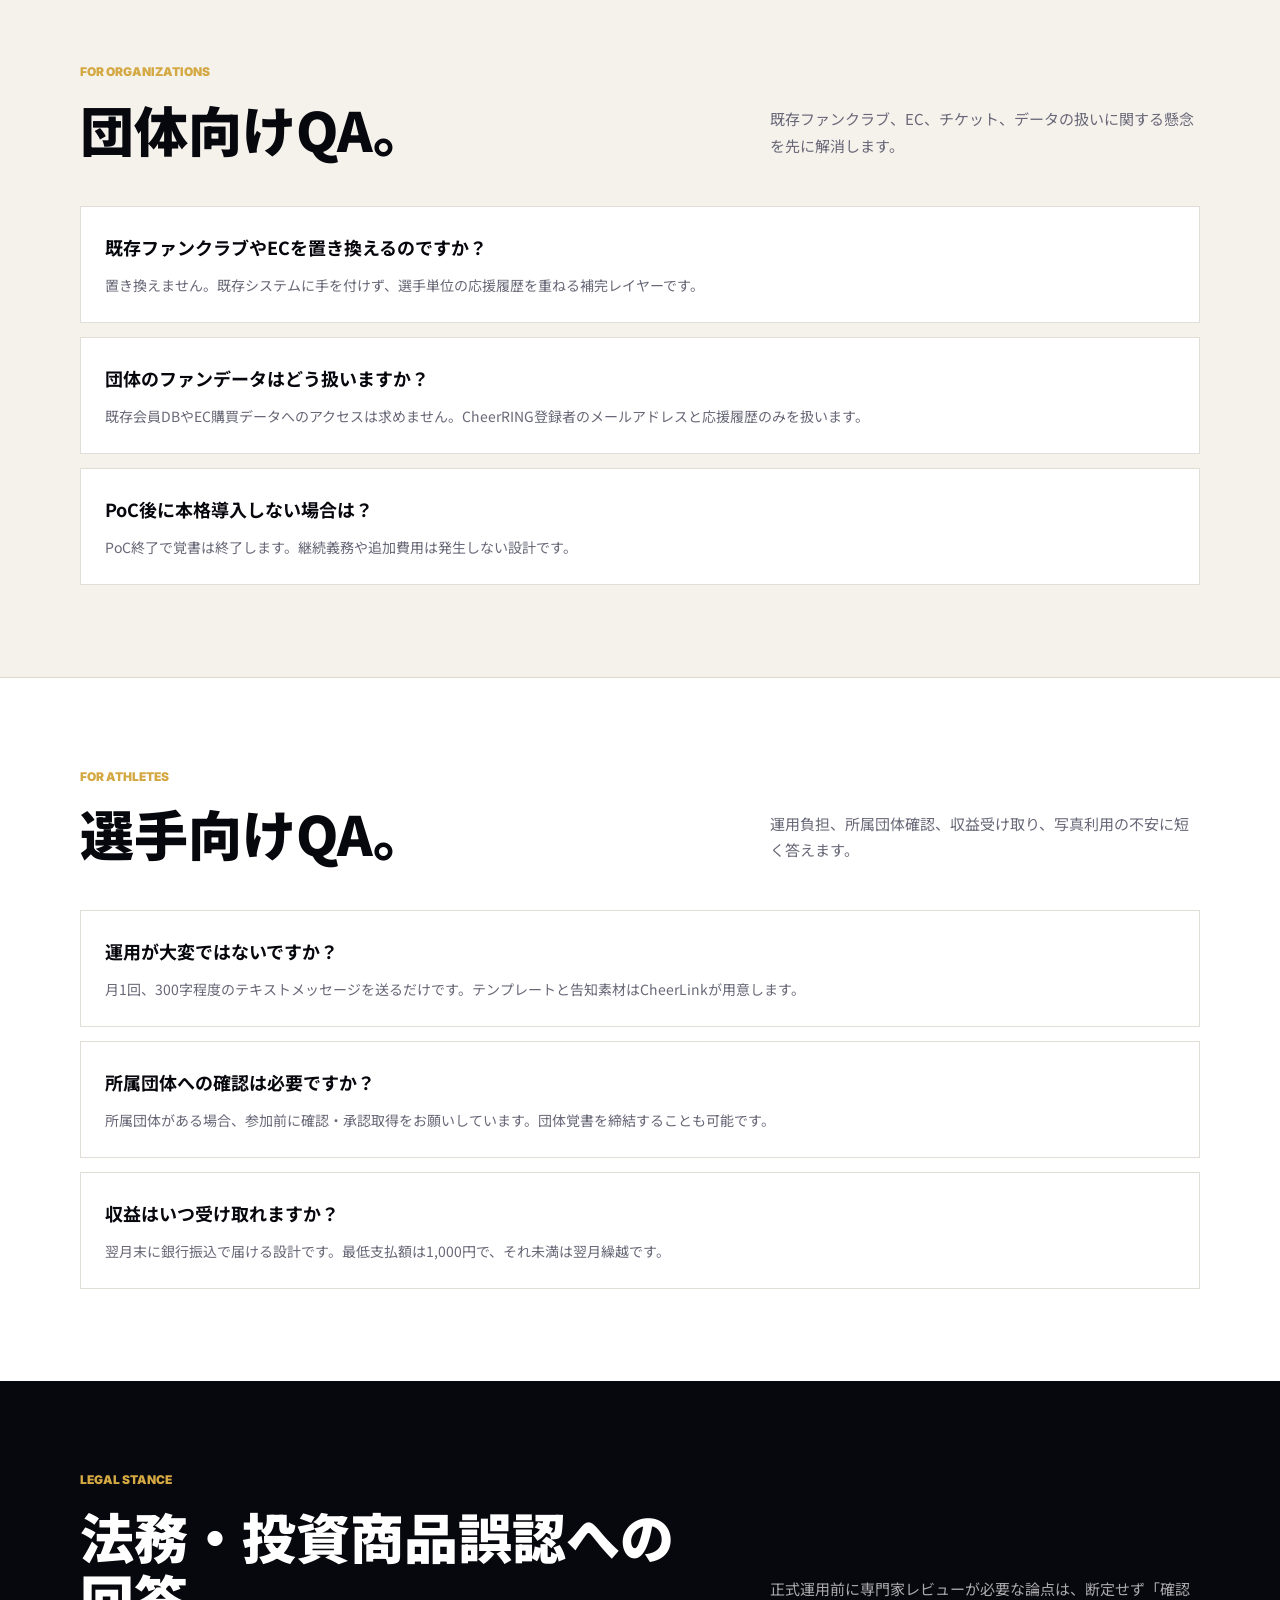
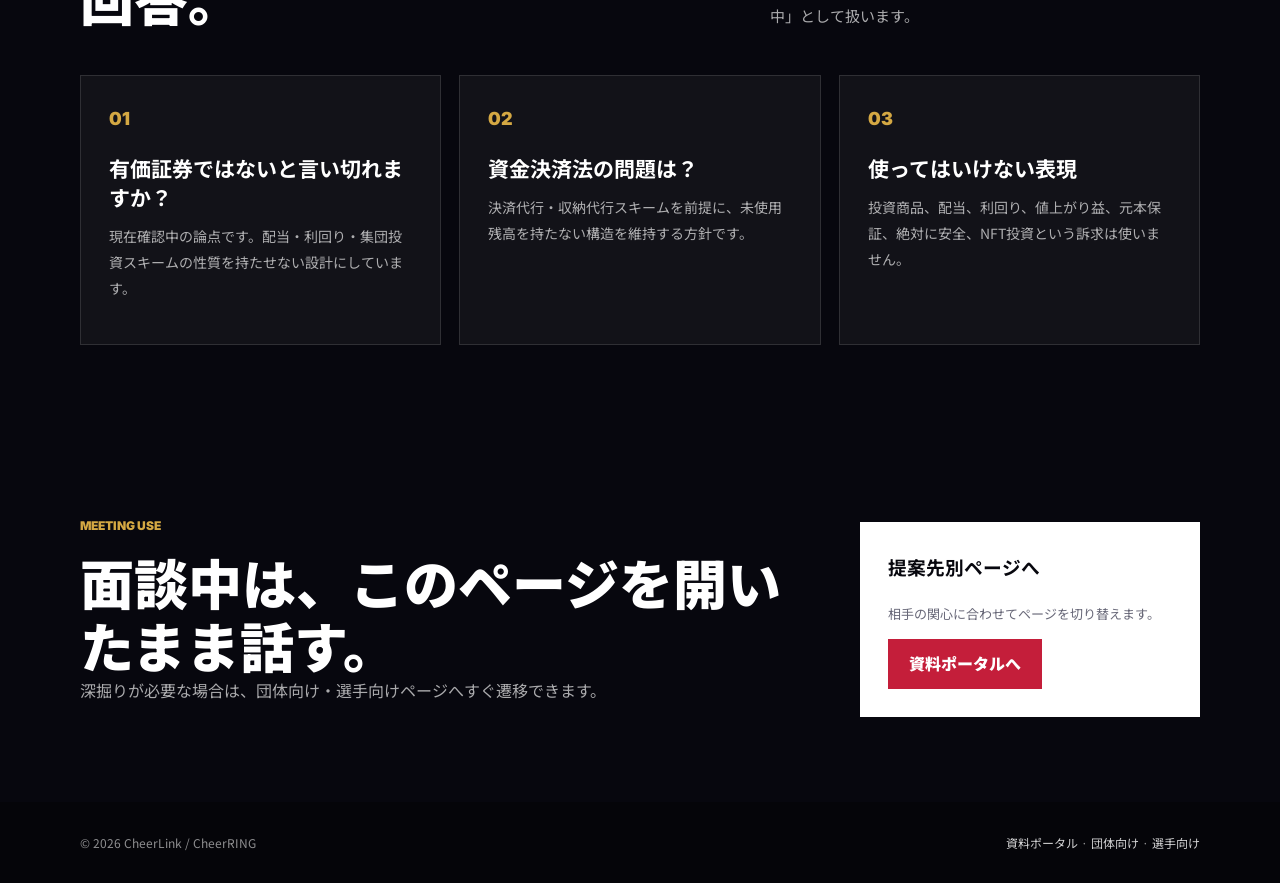
<file: html/qa.html>
<!DOCTYPE html>
<html lang="ja">
<head>
  <meta charset="UTF-8">
  <meta name="viewport" content="width=device-width, initial-scale=1.0">
  <title>CheerRING Sales QA | 面談・ヒアリング対応</title>
  <meta name="description" content="CheerRINGの面談・ヒアリングでよく聞かれる質問と回答をまとめた営業QAページです。">
  <meta property="og:title" content="CheerRING Sales QA">
  <meta property="og:description" content="団体・選手・ファン・法務の懸念に短く答えるCheerRING営業QA。">
  <meta property="og:image" content="../assets/images/hero_bg2.png">
  <link rel="preconnect" href="https://fonts.googleapis.com">
  <link rel="preconnect" href="https://fonts.gstatic.com" crossorigin>
  <link href="https://fonts.googleapis.com/css2?family=Noto+Sans+JP:wght@400;500;700;900&amp;family=Inter:wght@500;700;900&amp;display=swap" rel="stylesheet">
  <link rel="stylesheet" href="proposal.css">
</head>
<body>
  <header class="site-header">
    <div class="container header-inner">
      <a class="brand" href="../index.html"><span class="brand-mark">C</span><span>CheerRING <small>sales qa</small></span></a>
      <nav class="nav">
        <a href="proposal.html">資料ポータル</a>
        <a href="#first">最初の質問</a>
        <a href="#org">団体</a>
        <a href="#athlete">選手</a>
        <a href="#legal">法務</a>
      </nav>
      <a class="nav-cta" href="mailto:info@cheerlink.jp?subject=CheerRING%20QA%E7%A2%BA%E8%AA%8D">確認する</a>
    </div>
  </header>

  <main>
    <section class="hero">
      <div class="container hero-grid">
        <div>
          <div class="kicker">Meeting support</div>
          <h1>聞かれる前に、答えを用意する。</h1>
          <p class="hero-lead">
            団体、選手、ファン、法務でよく聞かれる質問を、面談中に開けるWebページとして整理しました。
            全回答で「投資商品ではない」「既存事業を置き換えない」を一貫させます。
          </p>
          <div class="actions">
            <a class="btn btn-primary" href="#first">QAを見る</a>
            <a class="btn btn-secondary" href="proposal.html">資料ポータルへ</a>
          </div>
        </div>
        <aside class="hero-panel">
          <h2>回答の原則</h2>
          <div class="route-list">
            <a href="#legal">投資商品ではない <span>資産性を訴求しない</span></a>
            <a href="#org">既存DBを置き換えない <span>補完レイヤー</span></a>
            <a href="#athlete">選手負担を抑える <span>月1回から</span></a>
          </div>
        </aside>
      </div>
    </section>

    <section class="section" id="first">
      <div class="container">
        <div class="section-head">
          <div><div class="kicker">First questions</div><h2>最初に聞かれる質問。</h2></div>
          <p>初回面談では、サービス定義、NFTとの違い、投資性、現在の進捗がまず問われます。</p>
        </div>
        <div class="qa-list">
          <article class="qa-item"><h3>CheerRINGとはどういうサービスですか？</h3><p>プロレスのファンが「いつ・誰を・どれだけ応援したか」をデジタル会員証として記録し、応援金額の85%を選手に届けるプラットフォームです。</p></article>
          <article class="qa-item"><h3>NFTサービスですか？</h3><p>裏側でブロックチェーンを使いますが、ファンにNFTや暗号資産の知識は必要ありません。ユーザーが扱うのはデジタル会員証です。</p></article>
          <article class="qa-item"><h3>投資ですか？儲かりますか？</h3><p>投資商品ではありません。受け取るのは応援の記録と継続特典であり、値上がり益・配当・元本保証はありません。</p></article>
          <article class="qa-item"><h3>今どのくらい使われていますか？</h3><p>現在はβテスト・PoC準備段階です。団体・選手とのヒアリングを進め、最初のPoC先を確定させる段階です。</p></article>
        </div>
      </div>
    </section>

    <section class="section section-alt" id="org">
      <div class="container">
        <div class="section-head">
          <div><div class="kicker">For organizations</div><h2>団体向けQA。</h2></div>
          <p>既存ファンクラブ、EC、チケット、データの扱いに関する懸念を先に解消します。</p>
        </div>
        <div class="qa-list">
          <article class="qa-item"><h3>既存ファンクラブやECを置き換えるのですか？</h3><p>置き換えません。既存システムに手を付けず、選手単位の応援履歴を重ねる補完レイヤーです。</p></article>
          <article class="qa-item"><h3>団体のファンデータはどう扱いますか？</h3><p>既存会員DBやEC購買データへのアクセスは求めません。CheerRING登録者のメールアドレスと応援履歴のみを扱います。</p></article>
          <article class="qa-item"><h3>PoC後に本格導入しない場合は？</h3><p>PoC終了で覚書は終了します。継続義務や追加費用は発生しない設計です。</p></article>
        </div>
      </div>
    </section>

    <section class="section" id="athlete">
      <div class="container">
        <div class="section-head">
          <div><div class="kicker">For athletes</div><h2>選手向けQA。</h2></div>
          <p>運用負担、所属団体確認、収益受け取り、写真利用の不安に短く答えます。</p>
        </div>
        <div class="qa-list">
          <article class="qa-item"><h3>運用が大変ではないですか？</h3><p>月1回、300字程度のテキストメッセージを送るだけです。テンプレートと告知素材はCheerLinkが用意します。</p></article>
          <article class="qa-item"><h3>所属団体への確認は必要ですか？</h3><p>所属団体がある場合、参加前に確認・承認取得をお願いしています。団体覚書を締結することも可能です。</p></article>
          <article class="qa-item"><h3>収益はいつ受け取れますか？</h3><p>翌月末に銀行振込で届ける設計です。最低支払額は1,000円で、それ未満は翌月繰越です。</p></article>
        </div>
      </div>
    </section>

    <section class="section section-dark" id="legal">
      <div class="container">
        <div class="section-head">
          <div><div class="kicker">Legal stance</div><h2>法務・投資商品誤認への回答。</h2></div>
          <p>正式運用前に専門家レビューが必要な論点は、断定せず「確認中」として扱います。</p>
        </div>
        <div class="card-grid">
          <article class="card"><span class="number">01</span><h3>有価証券ではないと言い切れますか？</h3><p>現在確認中の論点です。配当・利回り・集団投資スキームの性質を持たせない設計にしています。</p></article>
          <article class="card"><span class="number">02</span><h3>資金決済法の問題は？</h3><p>決済代行・収納代行スキームを前提に、未使用残高を持たない構造を維持する方針です。</p></article>
          <article class="card"><span class="number">03</span><h3>使ってはいけない表現</h3><p>投資商品、配当、利回り、値上がり益、元本保証、絶対に安全、NFT投資という訴求は使いません。</p></article>
        </div>
      </div>
    </section>

    <section class="cta">
      <div class="container cta-grid">
        <div>
          <div class="kicker">Meeting use</div>
          <h2>面談中は、このページを開いたまま話す。</h2>
          <p>深掘りが必要な場合は、団体向け・選手向けページへすぐ遷移できます。</p>
        </div>
        <div class="cta-box">
          <h3>提案先別ページへ</h3>
          <p>相手の関心に合わせてページを切り替えます。</p>
          <a class="btn btn-primary" href="proposal.html">資料ポータルへ</a>
        </div>
      </div>
    </section>
  </main>

  <footer class="footer">
    <div class="container footer-inner">
      <span>© 2026 CheerLink / CheerRING</span>
      <span><a href="proposal.html">資料ポータル</a> · <a href="b2b.html">団体向け</a> · <a href="athlete.html">選手向け</a></span>
    </div>
  </footer>
</body>
</html>
</file>
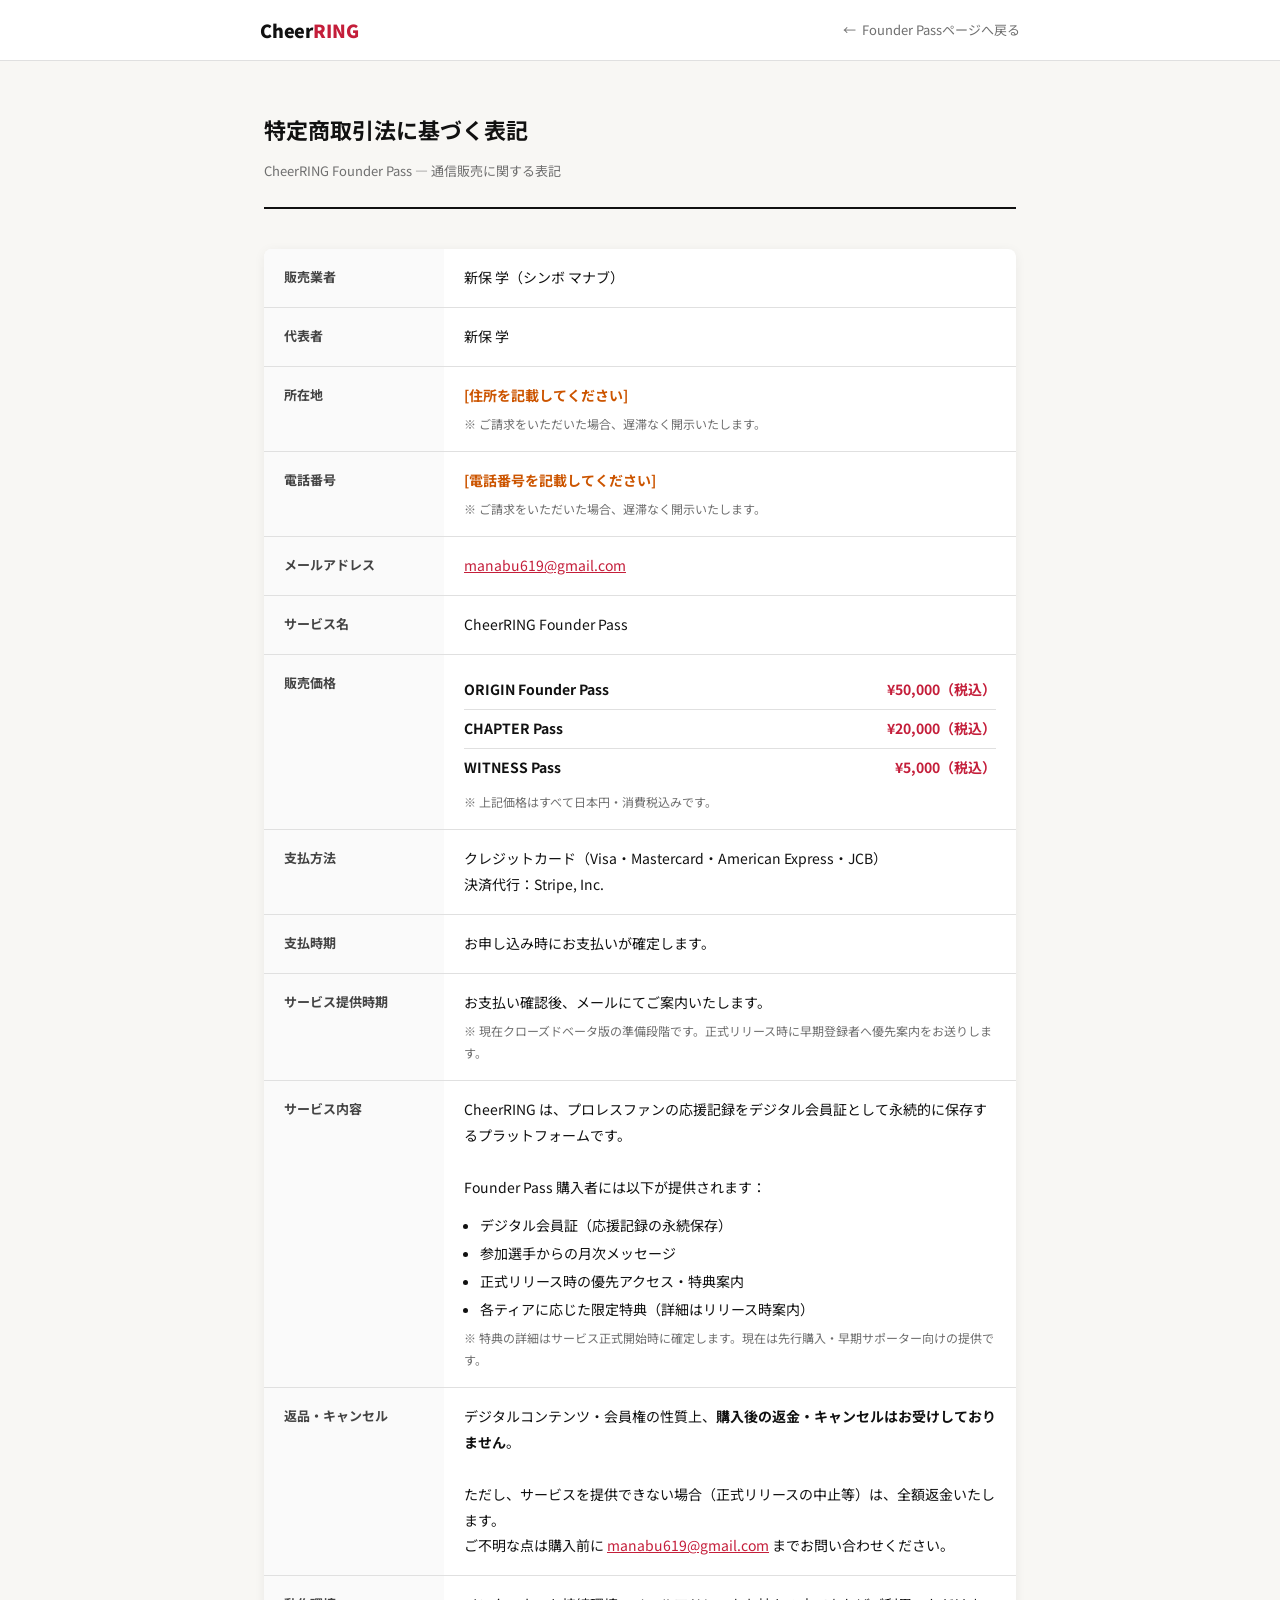
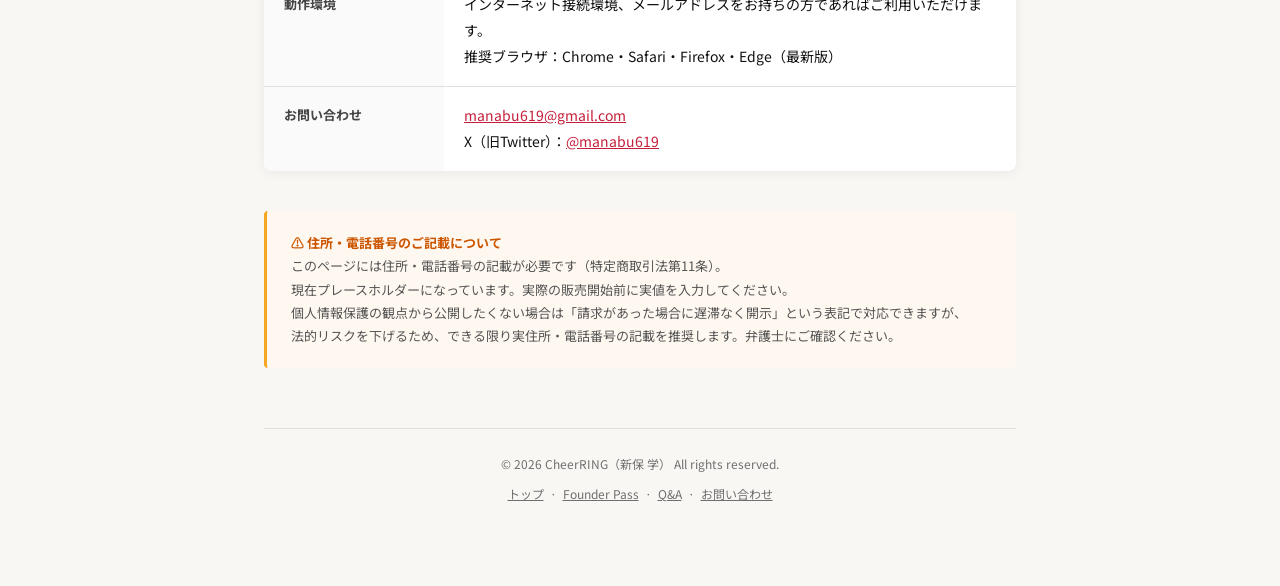
<file: html/tokusho.html>
<!DOCTYPE html>
<html lang="ja">
<head>
  <meta charset="UTF-8">
  <meta name="viewport" content="width=device-width, initial-scale=1.0">
  <title>特定商取引法に基づく表記 | CheerRING</title>
  <meta name="description" content="CheerRING Founder Passの特定商取引法に基づく表記">
  <meta name="robots" content="noindex, nofollow">
  <link rel="preconnect" href="https://fonts.googleapis.com">
  <link rel="preconnect" href="https://fonts.gstatic.com" crossorigin>
  <link href="https://fonts.googleapis.com/css2?family=Noto+Sans+JP:wght@400;500;700&display=swap" rel="stylesheet">
  <style>
    :root {
      --ink: #111111;
      --muted: #6f6f6f;
      --line: #e0e0e0;
      --paper: #ffffff;
      --soft: #f8f7f4;
      --red: #c41e3a;
    }
    * { box-sizing: border-box; margin: 0; padding: 0; }
    body {
      color: var(--ink);
      background: var(--soft);
      font-family: "Noto Sans JP", "Hiragino Kaku Gothic ProN", sans-serif;
      line-height: 1.9;
      font-size: 15px;
    }
    a { color: var(--red); }
    a:hover { opacity: 0.8; }

    /* ── HEADER ── */
    .site-header {
      background: #ffffff;
      border-bottom: 1px solid var(--line);
      position: sticky; top: 0; z-index: 50;
    }
    .header-inner {
      max-width: 800px; margin: 0 auto;
      padding: 0 20px;
      height: 60px;
      display: flex; align-items: center; justify-content: space-between;
    }
    .brand { font-size: 18px; font-weight: 900; letter-spacing: -0.01em; }
    .brand span { color: var(--red); }
    .back-link {
      font-size: 13px; color: var(--muted);
      display: flex; align-items: center; gap: 6px;
      text-decoration: none;
    }
    .back-link::before { content: "←"; }
    .back-link:hover { color: var(--ink); }

    /* ── CONTENT ── */
    .page-wrap {
      max-width: 800px; margin: 0 auto;
      padding: 48px 24px 80px;
    }
    .page-title {
      font-size: 22px; font-weight: 700;
      margin-bottom: 8px;
    }
    .page-subtitle {
      font-size: 13px; color: var(--muted);
      margin-bottom: 40px;
      padding-bottom: 24px;
      border-bottom: 2px solid var(--ink);
    }

    /* ── TABLE ── */
    .tokusho-table {
      width: 100%;
      border-collapse: collapse;
      background: #ffffff;
      border-radius: 8px;
      overflow: hidden;
      box-shadow: 0 2px 12px rgba(0,0,0,.06);
    }
    .tokusho-table th,
    .tokusho-table td {
      padding: 16px 20px;
      border-bottom: 1px solid var(--line);
      vertical-align: top;
      text-align: left;
    }
    .tokusho-table th {
      width: 180px;
      font-size: 13px;
      font-weight: 700;
      color: #444;
      background: #fafafa;
      white-space: nowrap;
    }
    .tokusho-table td {
      font-size: 14px;
      line-height: 1.85;
    }
    .tokusho-table tr:last-child th,
    .tokusho-table tr:last-child td {
      border-bottom: none;
    }
    .tokusho-table td em {
      font-style: normal;
      color: var(--muted);
      font-size: 12px;
      display: block;
      margin-top: 4px;
    }

    /* 要入力プレースホルダー */
    .placeholder {
      color: #cc5500;
      font-weight: 700;
    }

    /* 価格リスト */
    .price-list { list-style: none; }
    .price-list li {
      display: flex; justify-content: space-between;
      padding: 6px 0;
      border-bottom: 1px solid var(--line);
      font-size: 14px;
    }
    .price-list li:last-child { border-bottom: none; }
    .price-list .tier { font-weight: 700; }
    .price-list .amount { font-weight: 700; color: var(--red); }

    /* ── NOTE ── */
    .notice {
      margin-top: 40px;
      padding: 20px 24px;
      background: #fff8f0;
      border-left: 3px solid #f5a623;
      border-radius: 4px;
      font-size: 13px;
      color: #555;
      line-height: 1.8;
    }
    .notice strong { color: #cc5500; }

    /* ── FOOTER ── */
    .page-footer {
      margin-top: 60px;
      padding-top: 24px;
      border-top: 1px solid var(--line);
      font-size: 12px;
      color: var(--muted);
      text-align: center;
    }
    .page-footer a { color: var(--muted); text-decoration: underline; }

    @media (max-width: 600px) {
      .tokusho-table th { width: 120px; font-size: 12px; padding: 14px 12px; }
      .tokusho-table td { font-size: 13px; padding: 14px 12px; }
    }
  </style>
</head>
<body>

<header class="site-header">
  <div class="header-inner">
    <div class="brand">Cheer<span>RING</span></div>
    <a href="../html/pay.html" class="back-link">Founder Passページへ戻る</a>
  </div>
</header>

<div class="page-wrap">
  <h1 class="page-title">特定商取引法に基づく表記</h1>
  <p class="page-subtitle">CheerRING Founder Pass — 通信販売に関する表記</p>

  <table class="tokusho-table">
    <tbody>
      <tr>
        <th>販売業者</th>
        <td>新保 学（シンボ マナブ）</td>
      </tr>
      <tr>
        <th>代表者</th>
        <td>新保 学</td>
      </tr>
      <tr>
        <th>所在地</th>
        <td>
          <span class="placeholder">[住所を記載してください]</span>
          <em>※ ご請求をいただいた場合、遅滞なく開示いたします。</em>
        </td>
      </tr>
      <tr>
        <th>電話番号</th>
        <td>
          <span class="placeholder">[電話番号を記載してください]</span>
          <em>※ ご請求をいただいた場合、遅滞なく開示いたします。</em>
        </td>
      </tr>
      <tr>
        <th>メールアドレス</th>
        <td><a href="mailto:manabu619@gmail.com">manabu619@gmail.com</a></td>
      </tr>
      <tr>
        <th>サービス名</th>
        <td>CheerRING Founder Pass</td>
      </tr>
      <tr>
        <th>販売価格</th>
        <td>
          <ul class="price-list">
            <li>
              <span class="tier">ORIGIN Founder Pass</span>
              <span class="amount">¥50,000（税込）</span>
            </li>
            <li>
              <span class="tier">CHAPTER Pass</span>
              <span class="amount">¥20,000（税込）</span>
            </li>
            <li>
              <span class="tier">WITNESS Pass</span>
              <span class="amount">¥5,000（税込）</span>
            </li>
          </ul>
          <em>※ 上記価格はすべて日本円・消費税込みです。</em>
        </td>
      </tr>
      <tr>
        <th>支払方法</th>
        <td>
          クレジットカード（Visa・Mastercard・American Express・JCB）<br>
          決済代行：Stripe, Inc.
        </td>
      </tr>
      <tr>
        <th>支払時期</th>
        <td>お申し込み時にお支払いが確定します。</td>
      </tr>
      <tr>
        <th>サービス提供時期</th>
        <td>
          お支払い確認後、メールにてご案内いたします。<br>
          <em>※ 現在クローズドベータ版の準備段階です。正式リリース時に早期登録者へ優先案内をお送りします。</em>
        </td>
      </tr>
      <tr>
        <th>サービス内容</th>
        <td>
          CheerRING は、プロレスファンの応援記録をデジタル会員証として永続的に保存するプラットフォームです。<br><br>
          Founder Pass 購入者には以下が提供されます：
          <ul style="margin-top:10px; padding-left:16px; line-height:2;">
            <li>デジタル会員証（応援記録の永続保存）</li>
            <li>参加選手からの月次メッセージ</li>
            <li>正式リリース時の優先アクセス・特典案内</li>
            <li>各ティアに応じた限定特典（詳細はリリース時案内）</li>
          </ul>
          <em>※ 特典の詳細はサービス正式開始時に確定します。現在は先行購入・早期サポーター向けの提供です。</em>
        </td>
      </tr>
      <tr>
        <th>返品・キャンセル</th>
        <td>
          デジタルコンテンツ・会員権の性質上、<strong>購入後の返金・キャンセルはお受けしておりません</strong>。<br><br>
          ただし、サービスを提供できない場合（正式リリースの中止等）は、全額返金いたします。<br>
          ご不明な点は購入前に <a href="mailto:manabu619@gmail.com">manabu619@gmail.com</a> までお問い合わせください。
        </td>
      </tr>
      <tr>
        <th>動作環境</th>
        <td>
          インターネット接続環境、メールアドレスをお持ちの方であればご利用いただけます。<br>
          推奨ブラウザ：Chrome・Safari・Firefox・Edge（最新版）
        </td>
      </tr>
      <tr>
        <th>お問い合わせ</th>
        <td>
          <a href="mailto:manabu619@gmail.com">manabu619@gmail.com</a><br>
          X（旧Twitter）：<a href="https://x.com/manabu619" target="_blank" rel="noopener">@manabu619</a>
        </td>
      </tr>
    </tbody>
  </table>

  <div class="notice">
    <strong>⚠️ 住所・電話番号のご記載について</strong><br>
    このページには住所・電話番号の記載が必要です（特定商取引法第11条）。<br>
    現在プレースホルダーになっています。実際の販売開始前に実値を入力してください。<br>
    個人情報保護の観点から公開したくない場合は「請求があった場合に遅滞なく開示」という表記で対応できますが、<br>
    法的リスクを下げるため、できる限り実住所・電話番号の記載を推奨します。弁護士にご確認ください。
  </div>

  <footer class="page-footer">
    <p>© 2026 CheerRING（新保 学） All rights reserved.</p>
    <p style="margin-top:8px;">
      <a href="../index.html">トップ</a> &nbsp;·&nbsp;
      <a href="pay.html">Founder Pass</a> &nbsp;·&nbsp;
      <a href="qa.html">Q&amp;A</a> &nbsp;·&nbsp;
      <a href="mailto:manabu619@gmail.com">お問い合わせ</a>
    </p>
  </footer>
</div>

</body>
</html>
</file>
<file: proposal.css>
:root {
  --ink: #07070e;
  --ink-2: #10101c;
  --ink-3: #19192a;
  --paper: #ffffff;
  --soft: #f5f2ec;
  --line: rgba(255,255,255,.12);
  --line-dark: #dfd9cd;
  --muted: rgba(255,255,255,.66);
  --muted-dark: #686878;
  --red: #c41e3a;
  --red-dark: #97162b;
  --gold: #d4a843;
  --gold-dark: #a9822e;
  --blue: #245d74;
  --green: #496f4d;
  --shadow: 0 24px 70px rgba(0,0,0,.18);
}

* { box-sizing: border-box; }
html { scroll-behavior: smooth; -webkit-text-size-adjust: 100%; }
body {
  margin: 0;
  font-family: "Noto Sans JP", system-ui, -apple-system, BlinkMacSystemFont, sans-serif;
  color: var(--ink);
  background: var(--paper);
  line-height: 1.78;
  overflow-x: hidden;
}
img { display: block; max-width: 100%; }
a { color: inherit; }

.container {
  width: min(1120px, calc(100% - 40px));
  margin: 0 auto;
}

.site-header {
  position: fixed;
  inset: 0 0 auto;
  z-index: 80;
  background: rgba(7,7,14,.82);
  border-bottom: 1px solid rgba(212,168,67,.16);
  backdrop-filter: blur(18px);
}
.header-inner {
  height: 70px;
  display: flex;
  align-items: center;
  justify-content: space-between;
  gap: 24px;
}
.brand {
  display: inline-flex;
  align-items: center;
  gap: 12px;
  color: #fff;
  text-decoration: none;
  font-weight: 900;
}
.brand-mark {
  width: 34px;
  height: 34px;
  display: grid;
  place-items: center;
  background: #111;
  border: 1px solid rgba(212,168,67,.28);
  color: var(--gold);
  font-family: Georgia, serif;
  font-size: 22px;
}
.brand small {
  display: block;
  margin-top: -4px;
  color: rgba(255,255,255,.45);
  font: 800 10px/1.2 Inter, sans-serif;
  letter-spacing: 0;
  text-transform: uppercase;
}
.nav {
  display: flex;
  align-items: center;
  gap: 24px;
  color: rgba(255,255,255,.68);
  font-size: 13px;
  font-weight: 800;
}
.nav a {
  text-decoration: none;
  white-space: nowrap;
}
.nav a:hover { color: var(--gold); }
.nav-cta {
  display: inline-flex;
  min-height: 42px;
  align-items: center;
  justify-content: center;
  padding: 0 16px;
  background: var(--red);
  color: #fff;
  text-decoration: none;
  font-weight: 900;
}

.hero {
  min-height: 82vh;
  padding: 132px 0 70px;
  display: grid;
  align-items: end;
  color: #fff;
  background:
    linear-gradient(90deg, rgba(7,7,14,.92), rgba(7,7,14,.74) 42%, rgba(7,7,14,.28)),
    linear-gradient(180deg, rgba(7,7,14,.42), rgba(7,7,14,.94)),
    url("hero_bg2.webp") center / cover no-repeat;
}
.hero-grid {
  display: grid;
  grid-template-columns: minmax(0, 1fr) 360px;
  gap: 58px;
  align-items: end;
}
.kicker {
  margin-bottom: 18px;
  color: var(--gold);
  font: 900 12px/1.2 Inter, sans-serif;
  letter-spacing: 0;
  text-transform: uppercase;
}
h1, h2, h3, p { margin-top: 0; }
h1 {
  max-width: 860px;
  margin-bottom: 24px;
  font-size: 72px;
  line-height: 1.02;
  letter-spacing: 0;
  font-weight: 900;
}
.hero-lead {
  max-width: 720px;
  margin-bottom: 34px;
  color: rgba(255,255,255,.82);
  font-size: 18px;
  line-height: 1.9;
}
.actions {
  display: flex;
  flex-wrap: wrap;
  gap: 12px;
}
.btn {
  display: inline-flex;
  min-height: 50px;
  align-items: center;
  justify-content: center;
  padding: 0 20px;
  border: 1px solid transparent;
  text-decoration: none;
  font-weight: 900;
}
.btn-primary { background: var(--red); color: #fff; }
.btn-primary:hover { background: var(--red-dark); }
.btn-secondary {
  border-color: rgba(255,255,255,.34);
  background: rgba(255,255,255,.08);
  color: #fff;
}
.hero-panel {
  padding: 26px;
  background: rgba(255,255,255,.94);
  color: var(--ink);
  border-top: 5px solid var(--gold);
  box-shadow: var(--shadow);
}
.hero-panel h2 {
  margin-bottom: 16px;
  font-size: 18px;
}
.route-list {
  display: grid;
  gap: 10px;
}
.route-list a {
  display: flex;
  align-items: center;
  justify-content: space-between;
  gap: 12px;
  padding: 13px 0;
  border-top: 1px solid #dedede;
  color: var(--ink);
  text-decoration: none;
  font-weight: 900;
}
.route-list span {
  color: var(--muted-dark);
  font-size: 12px;
  font-weight: 700;
}

.section {
  padding: 92px 0;
}
.section-alt {
  background: var(--soft);
  border-top: 1px solid var(--line-dark);
  border-bottom: 1px solid var(--line-dark);
}
.section-dark {
  background: var(--ink);
  color: #fff;
}
.section-head {
  display: grid;
  grid-template-columns: minmax(0, 1fr) minmax(280px, 430px);
  gap: 52px;
  align-items: end;
  margin-bottom: 46px;
}
h2 {
  margin-bottom: 0;
  font-size: 44px;
  line-height: 1.15;
  font-weight: 900;
}
.section-head p {
  margin-bottom: 0;
  color: var(--muted-dark);
  font-size: 15px;
}
.section-dark .section-head p { color: var(--muted); }

.card-grid {
  display: grid;
  grid-template-columns: repeat(3, minmax(0, 1fr));
  gap: 18px;
}
.card-grid.four {
  grid-template-columns: repeat(4, minmax(0, 1fr));
}
.card {
  min-height: 260px;
  padding: 28px;
  background: #fff;
  border: 1px solid #e1ded7;
}
.section-dark .card {
  background: rgba(255,255,255,.045);
  border-color: rgba(255,255,255,.12);
}
.card.featured {
  background: var(--ink);
  color: #fff;
  border-color: var(--ink);
}
.section-dark .card.featured {
  background: #fff;
  color: var(--ink);
}
.number {
  display: inline-block;
  margin-bottom: 26px;
  color: var(--gold);
  font: 900 18px/1 Inter, sans-serif;
}
.card h3 {
  margin-bottom: 12px;
  font-size: 21px;
  line-height: 1.38;
}
.card p, .card li {
  color: var(--muted-dark);
  font-size: 14px;
  line-height: 1.85;
}
.section-dark .card p,
.section-dark .card li { color: rgba(255,255,255,.66); }
.card.featured p,
.card.featured li { color: rgba(255,255,255,.72); }
.section-dark .card.featured p,
.section-dark .card.featured li { color: var(--muted-dark); }
.card ul {
  margin: 16px 0 0;
  padding-left: 1.1em;
}

.table-like {
  border: 1px solid #ddd8cf;
  background: #fff;
}
.offset-block {
  margin-top: 26px;
}
.row {
  display: grid;
  grid-template-columns: 190px 1fr 190px;
  gap: 18px;
  padding: 18px 22px;
  border-bottom: 1px solid #e7e0d6;
}
.row:last-child { border-bottom: 0; }
.row strong { font-weight: 900; }
.row span { color: var(--muted-dark); font-size: 14px; }

.stat-band {
  display: grid;
  grid-template-columns: repeat(4, 1fr);
  gap: 1px;
  background: rgba(255,255,255,.13);
  border: 1px solid rgba(255,255,255,.13);
}
.stat {
  min-height: 150px;
  padding: 24px;
  background: var(--ink);
}
.stat strong {
  display: block;
  color: #fff;
  font: 900 32px/1 Inter, sans-serif;
  margin-bottom: 10px;
}
.stat span {
  color: var(--muted);
  font-size: 13px;
}

.qa-list {
  display: grid;
  gap: 14px;
}
.qa-item {
  background: #fff;
  border: 1px solid #e1ded7;
  padding: 24px;
}
.qa-item h3 {
  margin-bottom: 10px;
  font-size: 18px;
}
.qa-item p {
  margin-bottom: 0;
  color: var(--muted-dark);
  font-size: 14px;
}

.source-grid {
  display: grid;
  grid-template-columns: repeat(3, minmax(0, 1fr));
  gap: 14px;
}
.source-item {
  min-height: 128px;
  display: flex;
  flex-direction: column;
  justify-content: space-between;
  gap: 18px;
  padding: 22px;
  background: #fff;
  border: 1px solid #e1ded7;
  color: var(--ink);
  text-decoration: none;
}
.source-item:hover {
  border-color: var(--gold);
}
.source-item strong {
  font-size: 16px;
  line-height: 1.45;
}
.source-item span {
  color: var(--muted-dark);
  font-size: 12px;
  line-height: 1.65;
}

.cta {
  padding: 82px 0;
  background: var(--ink);
  color: #fff;
}
.cta-grid {
  display: grid;
  grid-template-columns: minmax(0, 1fr) 340px;
  gap: 48px;
  align-items: center;
}
.cta p { color: var(--muted); }
.cta-box {
  background: #fff;
  color: var(--ink);
  padding: 28px;
}
.cta-box p {
  color: var(--muted-dark);
  font-size: 13px;
}

.footer {
  background: #050509;
  color: rgba(255,255,255,.55);
  padding: 30px 0;
  font-size: 12px;
}
.footer-inner {
  display: flex;
  justify-content: space-between;
  gap: 18px;
  flex-wrap: wrap;
}
.footer a { color: rgba(255,255,255,.82); text-decoration: none; }

@media (max-width: 920px) {
  .nav { display: none; }
  .hero-grid,
  .section-head,
  .cta-grid {
    grid-template-columns: 1fr;
  }
  .card-grid,
  .card-grid.four,
  .source-grid,
  .stat-band {
    grid-template-columns: repeat(2, minmax(0, 1fr));
  }
  .row { grid-template-columns: 1fr; gap: 6px; }
}

@media (min-width: 1100px) {
  h1 { font-size: 86px; }
  h2 { font-size: 54px; }
}

@media (max-width: 640px) {
  .container { width: min(100% - 28px, 1120px); }
  .header-inner { height: 64px; }
  .brand small { display: none; }
  .hero { min-height: auto; padding: 108px 0 54px; }
  h1 { font-size: 42px; }
  h2 { font-size: 32px; }
  .hero-lead { font-size: 16px; }
  .actions .btn { width: 100%; }
  .card-grid,
  .card-grid.four,
  .source-grid,
  .stat-band {
    grid-template-columns: 1fr;
  }
  .card { min-height: auto; }
}
</file>
<file: html/proposal.css>
:root {
  --ink: #07070e;
  --ink-2: #10101c;
  --ink-3: #19192a;
  --paper: #ffffff;
  --soft: #f5f2ec;
  --line: rgba(255,255,255,.12);
  --line-dark: #dfd9cd;
  --muted: rgba(255,255,255,.66);
  --muted-dark: #686878;
  --red: #c41e3a;
  --red-dark: #97162b;
  --gold: #d4a843;
  --gold-dark: #a9822e;
  --blue: #245d74;
  --green: #496f4d;
  --shadow: 0 24px 70px rgba(0,0,0,.18);
}

* { box-sizing: border-box; }
html { scroll-behavior: smooth; -webkit-text-size-adjust: 100%; }
body {
  margin: 0;
  font-family: "Noto Sans JP", system-ui, -apple-system, BlinkMacSystemFont, sans-serif;
  color: var(--ink);
  background: var(--paper);
  line-height: 1.78;
  overflow-x: hidden;
}
img { display: block; max-width: 100%; }
a { color: inherit; }

.container {
  width: min(1120px, calc(100% - 40px));
  margin: 0 auto;
}

.site-header {
  position: fixed;
  inset: 0 0 auto;
  z-index: 80;
  background: rgba(7,7,14,.82);
  border-bottom: 1px solid rgba(212,168,67,.16);
  backdrop-filter: blur(18px);
}
.header-inner {
  height: 70px;
  display: flex;
  align-items: center;
  justify-content: space-between;
  gap: 24px;
}
.brand {
  display: inline-flex;
  align-items: center;
  gap: 12px;
  color: #fff;
  text-decoration: none;
  font-weight: 900;
}
.brand-mark {
  width: 34px;
  height: 34px;
  display: grid;
  place-items: center;
  background: #111;
  border: 1px solid rgba(212,168,67,.28);
  color: var(--gold);
  font-family: Georgia, serif;
  font-size: 22px;
}
.brand small {
  display: block;
  margin-top: -4px;
  color: rgba(255,255,255,.45);
  font: 800 10px/1.2 Inter, sans-serif;
  letter-spacing: 0;
  text-transform: uppercase;
}
.nav {
  display: flex;
  align-items: center;
  gap: 24px;
  color: rgba(255,255,255,.68);
  font-size: 13px;
  font-weight: 800;
}
.nav a {
  text-decoration: none;
  white-space: nowrap;
}
.nav a:hover { color: var(--gold); }
.nav-cta {
  display: inline-flex;
  min-height: 42px;
  align-items: center;
  justify-content: center;
  padding: 0 16px;
  background: var(--red);
  color: #fff;
  text-decoration: none;
  font-weight: 900;
}

.hero {
  min-height: 82vh;
  padding: 132px 0 70px;
  display: grid;
  align-items: end;
  color: #fff;
  background:
    linear-gradient(90deg, rgba(7,7,14,.92), rgba(7,7,14,.74) 42%, rgba(7,7,14,.28)),
    linear-gradient(180deg, rgba(7,7,14,.42), rgba(7,7,14,.94)),
    url("../assets/images/hero_bg2.webp") center / cover no-repeat;
}
.hero-grid {
  display: grid;
  grid-template-columns: minmax(0, 1fr) 360px;
  gap: 58px;
  align-items: end;
}
.kicker {
  margin-bottom: 18px;
  color: var(--gold);
  font: 900 12px/1.2 Inter, sans-serif;
  letter-spacing: 0;
  text-transform: uppercase;
}
h1, h2, h3, p { margin-top: 0; }
h1 {
  max-width: 860px;
  margin-bottom: 24px;
  font-size: 72px;
  line-height: 1.02;
  letter-spacing: 0;
  font-weight: 900;
}
.hero-lead {
  max-width: 720px;
  margin-bottom: 34px;
  color: rgba(255,255,255,.82);
  font-size: 18px;
  line-height: 1.9;
}
.actions {
  display: flex;
  flex-wrap: wrap;
  gap: 12px;
}
.btn {
  display: inline-flex;
  min-height: 50px;
  align-items: center;
  justify-content: center;
  padding: 0 20px;
  border: 1px solid transparent;
  text-decoration: none;
  font-weight: 900;
}
.btn-primary { background: var(--red); color: #fff; }
.btn-primary:hover { background: var(--red-dark); }
.btn-secondary {
  border-color: rgba(255,255,255,.34);
  background: rgba(255,255,255,.08);
  color: #fff;
}
.hero-panel {
  padding: 26px;
  background: rgba(255,255,255,.94);
  color: var(--ink);
  border-top: 5px solid var(--gold);
  box-shadow: var(--shadow);
}
.hero-panel h2 {
  margin-bottom: 16px;
  font-size: 18px;
}
.route-list {
  display: grid;
  gap: 10px;
}
.route-list a {
  display: flex;
  align-items: center;
  justify-content: space-between;
  gap: 12px;
  padding: 13px 0;
  border-top: 1px solid #dedede;
  color: var(--ink);
  text-decoration: none;
  font-weight: 900;
}
.route-list span {
  color: var(--muted-dark);
  font-size: 12px;
  font-weight: 700;
}

.section {
  padding: 92px 0;
}
.section-alt {
  background: var(--soft);
  border-top: 1px solid var(--line-dark);
  border-bottom: 1px solid var(--line-dark);
}
.section-dark {
  background: var(--ink);
  color: #fff;
}
.section-head {
  display: grid;
  grid-template-columns: minmax(0, 1fr) minmax(280px, 430px);
  gap: 52px;
  align-items: end;
  margin-bottom: 46px;
}
h2 {
  margin-bottom: 0;
  font-size: 44px;
  line-height: 1.15;
  font-weight: 900;
}
.section-head p {
  margin-bottom: 0;
  color: var(--muted-dark);
  font-size: 15px;
}
.section-dark .section-head p { color: var(--muted); }

.card-grid {
  display: grid;
  grid-template-columns: repeat(3, minmax(0, 1fr));
  gap: 18px;
}
.card-grid.four {
  grid-template-columns: repeat(4, minmax(0, 1fr));
}
.card {
  min-height: 260px;
  padding: 28px;
  background: #fff;
  border: 1px solid #e1ded7;
}
.section-dark .card {
  background: rgba(255,255,255,.045);
  border-color: rgba(255,255,255,.12);
}
.card.featured {
  background: var(--ink);
  color: #fff;
  border-color: var(--ink);
}
.section-dark .card.featured {
  background: #fff;
  color: var(--ink);
}
.number {
  display: inline-block;
  margin-bottom: 26px;
  color: var(--gold);
  font: 900 18px/1 Inter, sans-serif;
}
.card h3 {
  margin-bottom: 12px;
  font-size: 21px;
  line-height: 1.38;
}
.card p, .card li {
  color: var(--muted-dark);
  font-size: 14px;
  line-height: 1.85;
}
.section-dark .card p,
.section-dark .card li { color: rgba(255,255,255,.66); }
.card.featured p,
.card.featured li { color: rgba(255,255,255,.72); }
.section-dark .card.featured p,
.section-dark .card.featured li { color: var(--muted-dark); }
.card ul {
  margin: 16px 0 0;
  padding-left: 1.1em;
}

.table-like {
  border: 1px solid #ddd8cf;
  background: #fff;
}
.offset-block {
  margin-top: 26px;
}
.row {
  display: grid;
  grid-template-columns: 190px 1fr 190px;
  gap: 18px;
  padding: 18px 22px;
  border-bottom: 1px solid #e7e0d6;
}
.row:last-child { border-bottom: 0; }
.row strong { font-weight: 900; }
.row span { color: var(--muted-dark); font-size: 14px; }

.stat-band {
  display: grid;
  grid-template-columns: repeat(4, 1fr);
  gap: 1px;
  background: rgba(255,255,255,.13);
  border: 1px solid rgba(255,255,255,.13);
}
.stat {
  min-height: 150px;
  padding: 24px;
  background: var(--ink);
}
.stat strong {
  display: block;
  color: #fff;
  font: 900 32px/1 Inter, sans-serif;
  margin-bottom: 10px;
}
.stat span {
  color: var(--muted);
  font-size: 13px;
}

.qa-list {
  display: grid;
  gap: 14px;
}
.qa-item {
  background: #fff;
  border: 1px solid #e1ded7;
  padding: 24px;
}
.qa-item h3 {
  margin-bottom: 10px;
  font-size: 18px;
}
.qa-item p {
  margin-bottom: 0;
  color: var(--muted-dark);
  font-size: 14px;
}

.source-grid {
  display: grid;
  grid-template-columns: repeat(3, minmax(0, 1fr));
  gap: 14px;
}
.source-item {
  min-height: 128px;
  display: flex;
  flex-direction: column;
  justify-content: space-between;
  gap: 18px;
  padding: 22px;
  background: #fff;
  border: 1px solid #e1ded7;
  color: var(--ink);
  text-decoration: none;
}
.source-item:hover {
  border-color: var(--gold);
}
.source-item strong {
  font-size: 16px;
  line-height: 1.45;
}
.source-item span {
  color: var(--muted-dark);
  font-size: 12px;
  line-height: 1.65;
}

.cta {
  padding: 82px 0;
  background: var(--ink);
  color: #fff;
}
.cta-grid {
  display: grid;
  grid-template-columns: minmax(0, 1fr) 340px;
  gap: 48px;
  align-items: center;
}
.cta p { color: var(--muted); }
.cta-box {
  background: #fff;
  color: var(--ink);
  padding: 28px;
}
.cta-box p {
  color: var(--muted-dark);
  font-size: 13px;
}

.footer {
  background: #050509;
  color: rgba(255,255,255,.55);
  padding: 30px 0;
  font-size: 12px;
}
.footer-inner {
  display: flex;
  justify-content: space-between;
  gap: 18px;
  flex-wrap: wrap;
}
.footer a { color: rgba(255,255,255,.82); text-decoration: none; }

@media (max-width: 920px) {
  .nav { display: none; }
  .hero-grid,
  .section-head,
  .cta-grid {
    grid-template-columns: 1fr;
  }
  .card-grid,
  .card-grid.four,
  .source-grid,
  .stat-band {
    grid-template-columns: repeat(2, minmax(0, 1fr));
  }
  .row { grid-template-columns: 1fr; gap: 6px; }
}

@media (min-width: 1100px) {
  h1 { font-size: 86px; }
  h2 { font-size: 54px; }
}

@media (max-width: 640px) {
  .container { width: min(100% - 28px, 1120px); }
  .header-inner { height: 64px; }
  .brand small { display: none; }
  .hero { min-height: auto; padding: 108px 0 54px; }
  h1 { font-size: 42px; }
  h2 { font-size: 32px; }
  .hero-lead { font-size: 16px; }
  .actions .btn { width: 100%; }
  .card-grid,
  .card-grid.four,
  .source-grid,
  .stat-band {
    grid-template-columns: 1fr;
  }
  .card { min-height: auto; }
}
</file>
